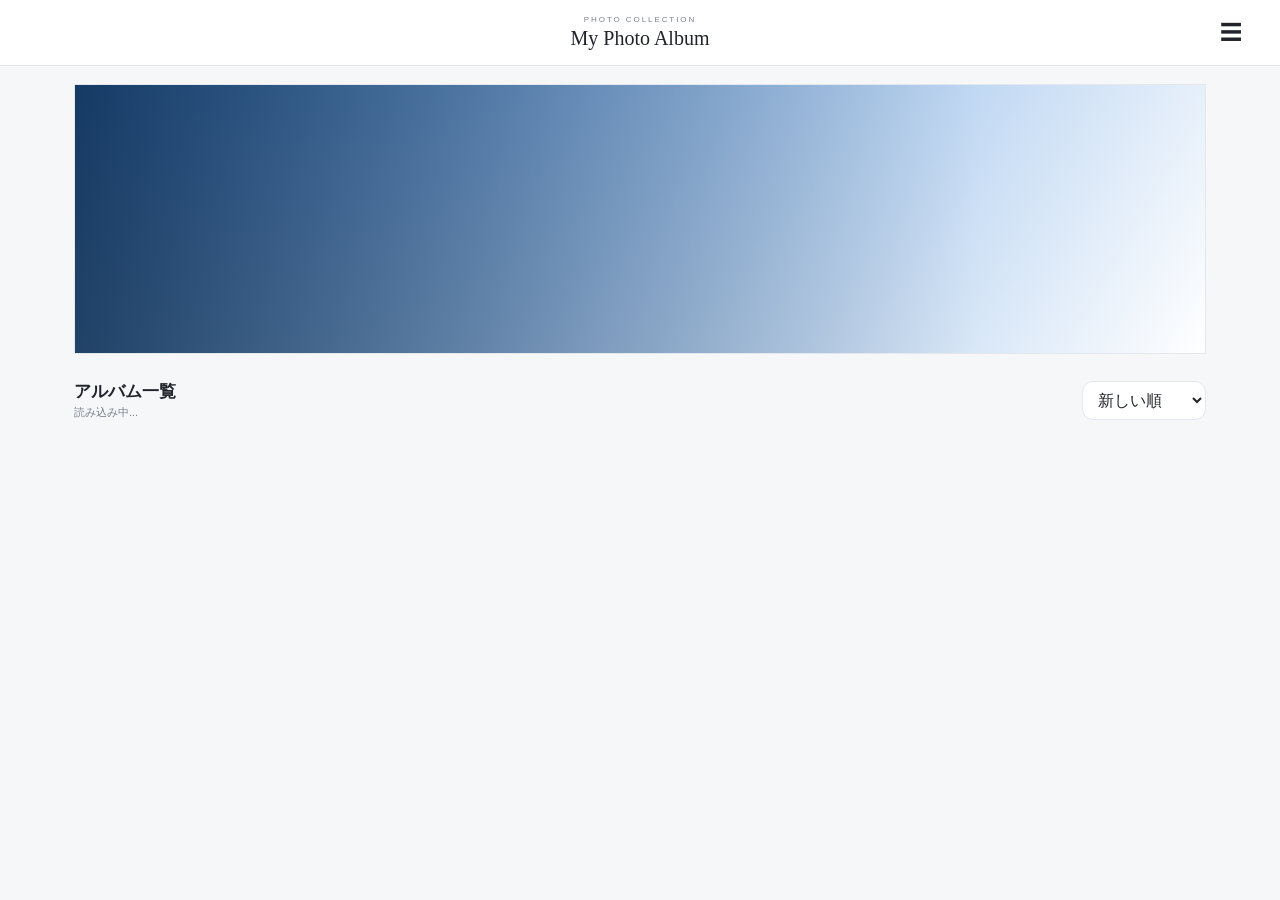
<file: album/index.html>
<!doctype html>
<html lang="ja">
<head>
<meta charset="utf-8">
<meta name="viewport" content="width=device-width,initial-scale=1,viewport-fit=cover">
<meta name="theme-color" content="#ffffff">
<meta name="robots" content="noindex,nofollow,noarchive">
<meta name="referrer" content="no-referrer">
<title>PHOTO ALBUM</title>
<style>
:root{--bg:#f6f7f9;--card:#ffffff;--line:#e4e7ec;--txt:#20242a;--mut:#7b828d;--accent:#2e7dd7;--header:#ffffff;--shadow:0 8px 24px #00000012}
*{box-sizing:border-box}
html{background:var(--bg)}
body{margin:0;min-height:100vh;background:var(--bg);color:var(--txt);font-family:Inter,-apple-system,BlinkMacSystemFont,"Segoe UI","Hiragino Kaku Gothic ProN","Yu Gothic",sans-serif}
button,select{font:inherit}.hidden{display:none!important}
.head{position:sticky;top:0;z-index:30;display:grid;grid-template-columns:46px 1fr 46px;align-items:center;min-height:66px;padding:max(6px,env(safe-area-inset-top)) 12px 6px;background:color-mix(in srgb,var(--header) 94%,transparent);backdrop-filter:blur(16px);border-bottom:1px solid var(--line)}
.brand{grid-column:2;text-align:center;min-width:0;padding:0 4px}.brand small{display:block;color:var(--mut);font-size:8px;letter-spacing:.24em}.brand h1{margin:3px 0 0;font-family:Georgia,"Times New Roman",serif;font-size:20px;font-weight:500;line-height:1.15;white-space:normal;overflow:visible;text-overflow:clip;word-break:keep-all}
.ib{width:42px;height:42px;border:0;background:transparent;color:var(--txt);display:grid;place-items:center;text-decoration:none;font-size:22px;cursor:pointer;border-radius:12px}.head>#back{grid-column:1}.head>a.ib{grid-column:3;justify-self:end}#back.hidden{display:grid!important;visibility:hidden;pointer-events:none}
.wrap{width:min(1180px,100%);margin:auto;padding:0 14px 72px}
.desktopHero{display:none}
.mobileIntro{padding:24px 6px 18px}.mobileIntro .lead{margin:0 0 6px;font-size:14px;font-weight:700}.mobileIntro .intro{margin:0;color:var(--mut);font-size:12px;line-height:1.7;white-space:pre-line}
.bar{display:flex;align-items:center;justify-content:space-between;gap:12px;padding:4px 0 14px}.barTitle{font-size:17px;font-weight:800}.barMeta{color:var(--mut);font-size:11px;margin-top:2px}.sel{border:1px solid var(--line);background:var(--card);color:var(--txt);border-radius:11px;padding:9px 11px}
.albums{display:grid;grid-template-columns:1fr;gap:16px}
.album{overflow:hidden;border:1px solid var(--line);border-radius:14px;background:var(--card);box-shadow:var(--shadow);cursor:pointer}
.cover{aspect-ratio:16/9;background:#ddd;overflow:hidden}.cover img{width:100%;height:100%;object-fit:cover;display:block}
.meta{display:grid;grid-template-columns:1fr 32px;gap:10px;align-items:center;padding:12px 13px 13px}.meta h2{margin:0;font-size:16px}.meta p{margin:4px 0 0;color:var(--mut);font-size:11px}.metaBottom{display:flex;gap:8px;align-items:center;flex-wrap:wrap}.count{color:var(--mut);font-size:10px}.openHint{font-size:10px;color:var(--accent);font-weight:800}.chev{display:grid;place-items:center;font-size:22px;color:var(--mut)}
.empty{padding:50px 20px;border:1px dashed var(--line);border-radius:16px;text-align:center;color:var(--mut);background:var(--card)}
.detailTop{display:grid;grid-template-columns:42px 1fr auto;gap:8px;align-items:start;padding:18px 0 14px}.detailBack{width:40px;height:40px;border:0;background:transparent;color:var(--txt);font-size:25px;cursor:pointer}.detailTitle h2{margin:0;font-size:23px}.detailTitle p{margin:7px 0 0;color:var(--mut);font-size:12px;line-height:1.65;white-space:pre-line}.detailInfo{color:var(--mut);font-size:11px;text-align:right;padding-top:4px}
.grid{display:grid;grid-template-columns:repeat(3,minmax(0,1fr));gap:3px}.tile{border:0;padding:0;aspect-ratio:1;background:#e8e8e8;overflow:hidden;cursor:zoom-in}.tile img{width:100%;height:100%;object-fit:cover;display:block}.more{text-align:center;padding:24px 0;color:var(--mut);font-size:11px}
.light{width:100vw;height:100dvh;max-width:none;max-height:none;margin:0;padding:0;border:0;background:#000}.light::backdrop{background:#000}.light figure{margin:0;width:100%;height:100%;display:grid;place-items:center;padding:66px 10px 110px}.light img{max-width:100%;max-height:100%;object-fit:contain}.x,.nav{position:fixed;z-index:3;border:0;color:#fff;background:#0009;cursor:pointer}.x{top:max(14px,env(safe-area-inset-top));right:14px;width:42px;height:42px;border-radius:50%;font-size:28px}.nav{top:50%;transform:translateY(-50%);width:46px;height:58px;border-radius:50%;font-size:38px}.prev{left:10px}.next{right:10px}.pc{position:fixed;top:max(24px,env(safe-area-inset-top));left:50%;transform:translateX(-50%);color:#fff;font-size:12px}.cap{position:fixed;left:28px;right:28px;bottom:34px;text-align:center;color:#fff;font-size:13px;line-height:1.6}
.toast{position:fixed;z-index:99;left:50%;bottom:calc(24px + env(safe-area-inset-bottom));transform:translateX(-50%);max-width:calc(100% - 28px);padding:12px 16px;border-radius:999px;background:var(--txt);color:var(--card);font-size:12px}
@media(min-width:760px){
 .head{grid-template-columns:1fr auto 1fr;padding-left:28px;padding-right:28px}.head .ib:first-child{justify-self:start}.brand{grid-column:2;justify-self:center;text-align:center}.head .ib:last-child{justify-self:end}.wrap{padding:0 24px 80px}
 .desktopHero{display:block;position:relative;height:270px;margin:18px 0 26px;border-radius:0;overflow:hidden;background:linear-gradient(120deg,var(--accent),var(--header));border:1px solid var(--line)}
 .desktopHero .heroImage{position:absolute;inset:0;background-size:cover;background-position:center}.desktopHero .shade{position:absolute;inset:0;background:linear-gradient(90deg,#0008 0,#0003 46%,transparent 80%)}.desktopHero .heroCopy{position:absolute;left:34px;top:50%;transform:translateY(-50%);max-width:520px;color:white}.desktopHero h2{font-size:30px;margin:0 0 9px}.desktopHero p{margin:0;font-size:15px;line-height:1.8;white-space:pre-line}
 .mobileIntro{display:none}.bar{padding:0 0 14px}.albums{grid-template-columns:repeat(3,minmax(0,1fr));gap:18px}.album{border-radius:10px}.meta{padding:12px}.grid{grid-template-columns:repeat(5,minmax(0,1fr));gap:5px}.detailTop{padding-top:28px}.detailTitle h2{font-size:30px}
}
</style>
</head>
<body>
<header class="head"><button id="back" class="ib hidden" aria-label="戻る">‹</button><div class="brand"><small id="eyebrow">PHOTO COLLECTION</small><h1 id="title">My Photo Album</h1></div><a class="ib" href="admin.html" aria-label="管理画面">☰</a></header>
<main class="wrap">
<section id="albumsView">
  <div id="desktopHero" class="desktopHero"><div id="heroImage" class="heroImage"></div><div class="shade"></div><div class="heroCopy"><h2 id="desktopLead"></h2><p id="desktopIntro"></p></div></div>
  <div class="mobileIntro"><p id="headerText" class="lead">大切な思い出を写真で</p><p id="introText" class="intro"></p></div>
  <div class="bar"><div><div class="barTitle">アルバム一覧</div><div id="albumCount" class="barMeta">読み込み中...</div></div><select id="sort" class="sel"><option value="newest">新しい順</option><option value="oldest">古い順</option><option value="title">タイトル順</option></select></div>
  <div id="albums" class="albums"></div>
</section>
<section id="gallery" class="hidden">
  <div class="detailTop"><button id="detailBack" class="detailBack">‹</button><div id="detailTitle" class="detailTitle"></div><div id="detailInfo" class="detailInfo"></div></div>
  <div id="photos" class="grid"></div><div id="more" class="more"></div>
</section>
</main>
<dialog id="light" class="light"><button id="close" class="x">×</button><button id="prev" class="nav prev">‹</button><figure><img id="big" alt=""></figure><button id="next" class="nav next">›</button><div id="pc" class="pc"></div><div id="cap" class="cap"></div></dialog>
<div id="toast" class="toast hidden"></div>
<script type="module">
import{createClient}from'https://esm.sh/@supabase/supabase-js@2';
const sb=createClient('https://esfgrykcvdctnvdqipbj.supabase.co','sb_publishable_Rwb3qaRXdWZoo05LrbFaDg_29tMI7uI');
const bucket='photo-album',pageSize=40,$=s=>document.querySelector(s);
const e={albumsView:$('#albumsView'),gallery:$('#gallery'),albums:$('#albums'),count:$('#albumCount'),sort:$('#sort'),back:$('#back'),detailBack:$('#detailBack'),title:$('#title'),eyebrow:$('#eyebrow'),headerText:$('#headerText'),introText:$('#introText'),desktopLead:$('#desktopLead'),desktopIntro:$('#desktopIntro'),heroImage:$('#heroImage'),detailTitle:$('#detailTitle'),detailInfo:$('#detailInfo'),photos:$('#photos'),more:$('#more'),light:$('#light'),big:$('#big'),cap:$('#cap'),pc:$('#pc'),close:$('#close'),prev:$('#prev'),next:$('#next'),toast:$('#toast')};
let site=null,albums=[],album=null,photos=[],page=0,more=true,loading=false,idx=-1;
const esc=v=>String(v??'').replace(/[&<>'"]/g,c=>({'&':'&amp;','<':'&lt;','>':'&gt;',"'":'&#39;','"':'&quot;'}[c]));
const url=p=>sb.storage.from(bucket).getPublicUrl(p).data.publicUrl;
const date=v=>{if(!v)return'';const d=new Date(v+'T00:00:00');return new Intl.DateTimeFormat('ja-JP').format(d)};
function toast(m){e.toast.textContent=m;e.toast.classList.remove('hidden');clearTimeout(toast.t);toast.t=setTimeout(()=>e.toast.classList.add('hidden'),3200)}
function applySite(){if(!site)return;const t=site.theme||{},r=document.documentElement.style;r.setProperty('--bg',t.background||'#f6f7f9');r.setProperty('--card',t.surface||'#ffffff');r.setProperty('--txt',t.text||'#20242a');r.setProperty('--mut',t.muted||'#7b828d');r.setProperty('--accent',t.accent||'#2e7dd7');r.setProperty('--header',t.header||t.surface||'#ffffff');e.eyebrow.textContent=site.eyebrow_text||'PHOTO COLLECTION';e.title.textContent=site.page_title||'My Photo Album';e.headerText.textContent=site.header_text||'';e.introText.textContent=site.intro_text||'';e.desktopLead.textContent=site.header_text||site.page_title||'';e.desktopIntro.textContent=site.intro_text||'';e.headerText.classList.toggle('hidden',!site.header_text);e.introText.classList.toggle('hidden',!site.intro_text);document.title=site.page_title||'PHOTO ALBUM';document.querySelector('meta[name="theme-color"]').setAttribute('content',t.header||t.surface||'#ffffff')}
async function loadSite(){const params=new URLSearchParams(location.search),slug=params.get('site');let q=sb.from('photo_album_sites_public').select('*');q=slug?q.eq('slug',slug):q.order('created_at',{ascending:true}).limit(1);const{data,error}=await q.maybeSingle();if(error)return toast(error.message);site=data||null;if(site)applySite();await loadAlbums()}
async function loadAlbums(){let q=sb.from('photo_albums_public').select('*');if(site)q=q.eq('site_id',site.id);const{data,error}=await q;if(error)return toast(error.message);albums=(data||[]).map(a=>({...a,cover_url:a.cover_path?url(a.cover_path):''}));const first=albums.find(a=>a.cover_url);if(first)e.heroImage.style.backgroundImage='url("'+first.cover_url.replace(/"/g,'%22')+'")';renderAlbums();const aq=new URLSearchParams(location.search).get('album');if(aq)openAlbum(aq,false)}
function renderAlbums(){const s=e.sort.value,l=[...albums].sort((a,b)=>s==='title'?a.title.localeCompare(b.title,'ja'):(s==='oldest'?String(a.album_date||a.created_at).localeCompare(String(b.album_date||b.created_at)):String(b.album_date||b.created_at).localeCompare(String(a.album_date||a.created_at))));e.count.textContent=l.length+' ALBUMS';e.albums.innerHTML=l.length?l.map(a=>`<article class="album" data-id="${esc(a.id)}" tabindex="0"><div class="cover">${a.cover_url?'<img loading="lazy" src="'+esc(a.cover_url)+'" alt="">':''}</div><div class="meta"><div><h2>${esc(a.title)}</h2><div class="metaBottom"><p>${date(a.album_date)}</p><span class="count">${Number(a.photo_count||0)} photos</span><span class="openHint">写真を見る</span></div></div><div class="chev">›</div></div></article>`).join(''):'<div class="empty">公開中のアルバムはまだありません。</div>';e.albums.querySelectorAll('.album').forEach(x=>{const run=()=>openAlbum(x.dataset.id);x.onclick=run;x.onkeydown=v=>v.key==='Enter'&&run()})}
async function openAlbum(id,push=true){album=albums.find(a=>String(a.id)===String(id));if(!album)return;photos=[];page=0;more=true;e.albumsView.classList.add('hidden');e.gallery.classList.remove('hidden');e.back.classList.remove('hidden');e.title.textContent=album.title;e.detailTitle.innerHTML='<h2>'+esc(album.title)+'</h2>'+(album.description?'<p>'+esc(album.description)+'</p>':'');e.detailInfo.textContent=(date(album.album_date)?date(album.album_date)+' · ':'')+Number(album.photo_count||0)+' photos';e.photos.innerHTML='';if(push){const qp=new URLSearchParams(location.search);qp.set('album',id);history.pushState({album:id},'',location.pathname+'?'+qp.toString())}await nextPage()}
async function nextPage(){if(!album||!more||loading)return;loading=true;e.more.textContent='読み込み中...';const from=page*pageSize,to=from+pageSize-1;const{data,error}=await sb.from('photo_album_photos').select('id,image_path,thumb_path,caption,position').eq('album_id',album.id).order('position',{ascending:true}).range(from,to);if(error){loading=false;return toast(error.message)}const batch=(data||[]).map(p=>({...p,image_url:url(p.image_path),thumb_url:url(p.thumb_path)})),base=photos.length;photos.push(...batch);batch.forEach((p,i)=>e.photos.insertAdjacentHTML('beforeend','<button class="tile" data-i="'+(base+i)+'"><img loading="lazy" src="'+esc(p.thumb_url)+'" alt=""></button>'));e.photos.querySelectorAll('.tile:not([data-b])').forEach(b=>{b.dataset.b='1';b.onclick=()=>show(Number(b.dataset.i))});page++;more=batch.length===pageSize;e.more.textContent=more?'スクロールしてさらに表示':photos.length+' PHOTOS';loading=false}
function back(){album=null;photos=[];e.gallery.classList.add('hidden');e.albumsView.classList.remove('hidden');e.back.classList.add('hidden');e.title.textContent=site?.page_title||'My Photo Album';const qp=new URLSearchParams(location.search);qp.delete('album');history.pushState({},'',location.pathname+(qp.toString()?'?'+qp.toString():''))}
function show(i){idx=i;paint();if(!e.light.open)e.light.showModal()}function paint(){const p=photos[idx];if(!p)return;e.big.src=p.image_url;e.cap.textContent=p.caption||'';e.pc.textContent=(idx+1)+' / '+photos.length;e.prev.disabled=idx<=0;e.next.disabled=idx>=photos.length-1&&!more}async function goNext(){if(idx<photos.length-1){idx++;paint()}else if(more){await nextPage();if(idx<photos.length-1){idx++;paint()}}}function goPrev(){if(idx>0){idx--;paint()}}
e.sort.onchange=renderAlbums;e.back.onclick=back;e.detailBack.onclick=back;e.close.onclick=()=>e.light.close();e.next.onclick=goNext;e.prev.onclick=goPrev;new IntersectionObserver(v=>v[0]?.isIntersecting&&nextPage(),{rootMargin:'600px'}).observe(e.more);let tx=0;e.light.ontouchstart=v=>tx=v.changedTouches[0].clientX;e.light.ontouchend=v=>{const d=v.changedTouches[0].clientX-tx;if(Math.abs(d)>45)(d<0?goNext():goPrev())};addEventListener('popstate',()=>{const q=new URLSearchParams(location.search).get('album');q?openAlbum(q,false):(e.gallery.classList.contains('hidden')||back())});loadSite();
</script>
</body>
</html>
</file>
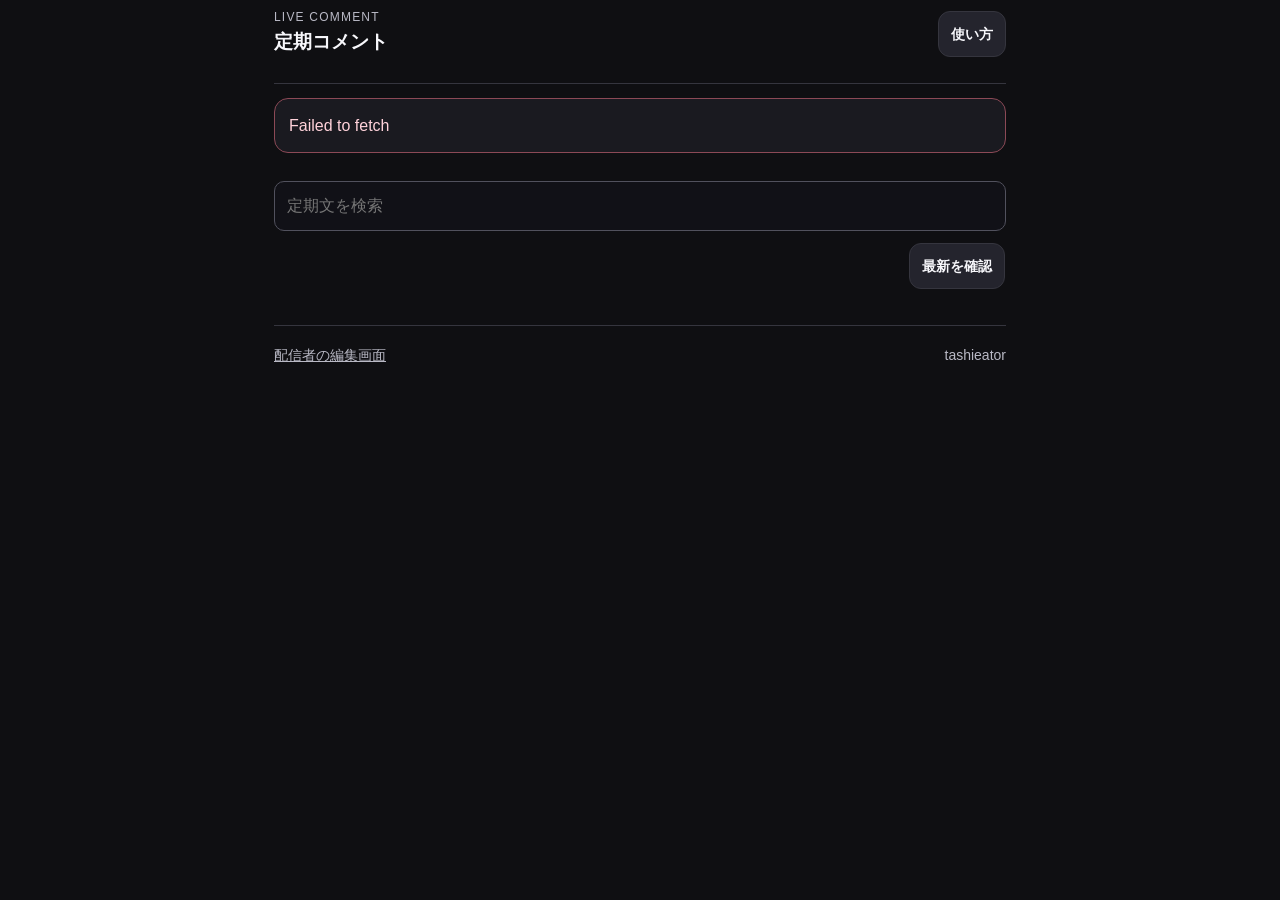
<file: comments/index.html>
<!doctype html><html lang="ja"><head><meta charset="utf-8"><meta name="viewport" content="width=device-width,initial-scale=1,viewport-fit=cover"><meta name="theme-color" content="#0f0f12"><title>定期コメント</title><link rel="stylesheet" href="./style.css?v=20261004.1"></head><body><main class="app">
<header class="topbar"><div class="title-row"><div><p class="eyebrow">LIVE COMMENT</p><h1 id="pageTitle">定期コメント</h1></div><button class="btn small" id="helpBtn">使い方</button></div><nav class="nav" id="categories" aria-label="コメントのカテゴリ"></nav></header>
<div id="pageMessage" role="status"></div><label for="search" class="sr-only">定期文を検索</label><input id="search" class="search" type="search" placeholder="定期文を検索" autocomplete="off"><div class="meta-row"><span id="resultCount" class="muted" aria-live="polite"></span><button id="refreshBtn" class="btn small">最新を確認</button></div>
<div id="updateNotice" class="message" hidden>定期文が更新されています。<button id="applyUpdate" class="btn small">新しい内容を表示</button></div><section id="cards" class="cards" aria-label="定期文"><p class="empty">読み込み中…</p></section><footer class="footer"><a href="https://tiktoklive-item-manager.vercel.app/comments/admin/">配信者の編集画面</a><span>tashieator</span></footer></main>
<dialog id="helpDialog"><div class="dialog-body"><div class="dialog-head"><h2>定期文の使い方</h2><button class="btn square" data-close aria-label="閉じる">×</button></div><ol><li>使いたいカテゴリを選びます。</li><li>文の「コピー」を押し、TikTokのコメント欄に貼り付けます。</li><li>よく使う文は☆でお気に入りに追加できます。</li></ol><h3>キーボードアプリの辞書に追加</h3><p>キラコメや挨拶など、変わらない文は辞書・定型文へ登録すると配信中にすぐ呼び出せます。「きら1」「らす1」などのよみがおすすめです。</p><p><a href="https://simeji.me/blog/details/16040" target="_blank" rel="noopener noreferrer">Simeji「マイ定型文」の説明</a> ／ <a href="https://support.apple.com/ja-jp/guide/iphone/iph6d01d862/ios" target="_blank" rel="noopener noreferrer">iPhone「ユーザ辞書」の説明</a></p><p class="hint">操作はアプリやバージョンで異なります。登録した文はページの更新に合わせて自動更新されません。今日の目標など変わる文は、その都度コピーしてください。</p><p class="hint">文字数は141文字を目安に表示しています。絵文字を含む実際の入力可否はTikTok側でも確認してください。お気に入りはこの端末・ブラウザに保存します。</p></div></dialog>
<dialog id="manualDialog"><div class="dialog-body"><div class="dialog-head"><h2>長押しでコピー</h2><button class="btn square" data-close aria-label="閉じる">×</button></div><p>このブラウザでは自動コピーできませんでした。下の文章を長押しし、「すべて選択」→「コピー」を選んでください。</p><label for="manualText">コピーする文章</label><textarea id="manualText" readonly></textarea></div></dialog><div id="toast" class="toast" role="status" aria-live="polite" hidden></div><script type="module" src="./viewer.mjs?v=20260923.1"></script></body></html>
</file>
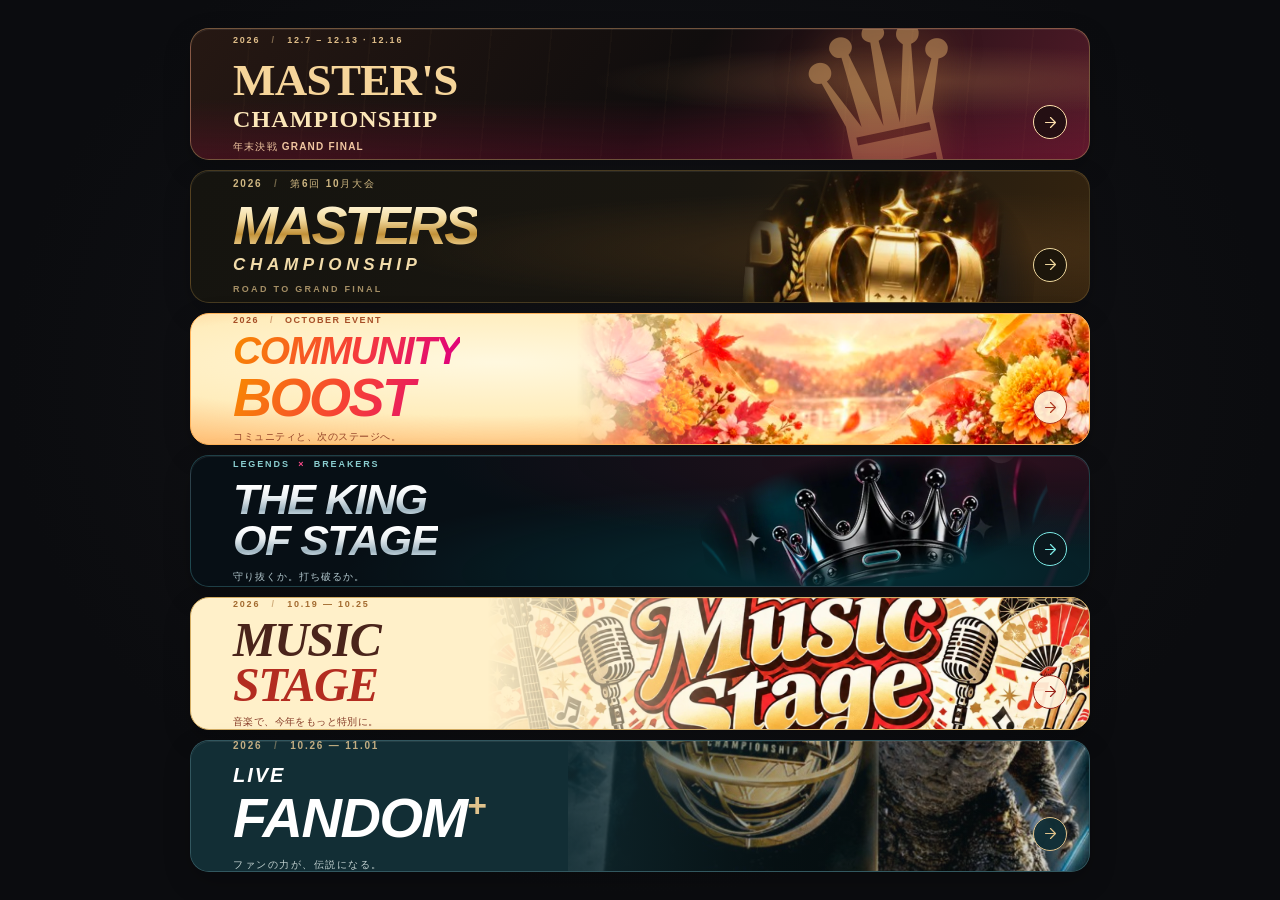
<file: events/index.html>
<!doctype html>
<html lang="ja">
<head>
  <meta charset="utf-8">
  <meta name="viewport" content="width=device-width, initial-scale=1, viewport-fit=cover">
  <meta name="theme-color" content="#0b0c0f">
  <title>イベント一覧｜KazzCompany</title>
  <meta name="description" content="MASTERS年末決戦、MASTERS10月大会、COMMUNITY BOOST、THE KING OF STAGE、MUSIC STAGE、LIVE FANDOM+。バナーを選んで、各イベントの詳細ページへ。">
  <link rel="canonical" href="https://tashi-kusanose.github.io/Tiktok_battleItem/events/">
  <meta property="og:type" content="website">
  <meta property="og:locale" content="ja_JP">
  <meta property="og:title" content="イベント一覧｜KazzCompany">
  <meta property="og:description" content="6つのイベントガイドを、ひとつのページから。">
  <meta property="og:url" content="https://tashi-kusanose.github.io/Tiktok_battleItem/events/">
  <link rel="icon" href="favicon.svg" type="image/svg+xml">
  <link rel="stylesheet" href="styles.css?v=20261107">
  <script type="module" src="catalog.mjs?v=20261107"></script>
</head>
<body>
  <main aria-label="イベントを選ぶ">
    <h1 class="sr-only">KazzCompany イベント一覧</h1>

    <a class="banner yearend" data-event="masters-yearend-2026" data-static="true" href="masters-yearend-2026/" aria-label="MASTERS CHAMPIONSHIP 2026年末決戦のイベントページを開く">
      <div class="yearend-mark" aria-hidden="true">♛</div>
      <div class="banner-copy">
        <p class="eyebrow">2026 <span class="separator">/</span> 12.7 – 12.13 · 12.16</p>
        <h2 class="yearend-title"><span>MASTER'S</span><strong>CHAMPIONSHIP</strong></h2>
        <p class="caption">年末決戦 GRAND FINAL</p>
      </div>
      <span class="open-arrow" aria-hidden="true"><svg viewBox="0 0 24 24" fill="none" focusable="false"><path d="M5 12h13M12 5l7 7-7 7"/></svg></span>
    </a>

    <a class="banner masters" data-event="masters-october-2026" href="masters/" aria-label="MASTERS CHAMPIONSHIP 第6回10月大会のイベントページを開く">
      <div class="banner-art masters-art" aria-hidden="true">
        <svg viewBox="375 1138 282 311" preserveAspectRatio="xMidYMid meet" focusable="false">
          <image href="assets/masters.png" width="723" height="1536"/>
        </svg>
      </div>
      <div class="banner-copy">
        <p class="eyebrow">2026 <span class="separator">/</span> 第6回 10月大会</p>
        <h2 class="masters-title"><span>MASTERS</span><small>CHAMPIONSHIP</small></h2>
        <p class="caption">ROAD TO GRAND FINAL</p>
      </div>
      <span class="open-arrow" aria-hidden="true"><svg viewBox="0 0 24 24" fill="none" focusable="false"><path d="M5 12h13M12 5l7 7-7 7"/></svg></span>
    </a>

    <a class="banner community" data-event="community-boost-2026" href="community-boost/" aria-label="COMMUNITY BOOST 10月イベントのページを開く">
      <div class="banner-art community-art" aria-hidden="true">
        <svg viewBox="0 397 541 141" preserveAspectRatio="xMidYMid slice" focusable="false">
          <image href="assets/community.png" width="541" height="1536"/>
        </svg>
      </div>
      <div class="banner-copy">
        <p class="eyebrow">2026 <span class="separator">/</span> OCTOBER EVENT</p>
        <h2 class="community-title"><span>COMMUNITY</span><strong>BOOST</strong></h2>
        <p class="caption">コミュニティと、次のステージへ。</p>
      </div>
      <span class="open-arrow" aria-hidden="true"><svg viewBox="0 0 24 24" fill="none" focusable="false"><path d="M5 12h13M12 5l7 7-7 7"/></svg></span>
    </a>

    <a class="banner king" data-event="king-of-stage-2026" href="king-of-stage/" aria-label="THE KING OF STAGEのイベントページを開く">
      <div class="banner-art king-art" aria-hidden="true">
        <svg viewBox="327 276 747 433" preserveAspectRatio="xMidYMid meet" focusable="false">
          <image href="assets/king.png" width="1400" height="1536"/>
        </svg>
      </div>
      <div class="banner-copy">
        <p class="eyebrow">LEGENDS <span class="cross">×</span> BREAKERS</p>
        <h2 class="king-title"><span>THE KING</span><span>OF STAGE</span></h2>
        <p class="caption">守り抜くか。打ち破るか。</p>
      </div>
      <span class="open-arrow" aria-hidden="true"><svg viewBox="0 0 24 24" fill="none" focusable="false"><path d="M5 12h13M12 5l7 7-7 7"/></svg></span>
    </a>
    <a class="banner music" data-event="music-stage-2026" href="music-stage/" aria-label="MUSIC STAGE ミュージックステージのイベントページを開く">
      <img class="banner-art music-art" src="music-stage/assets/hero.jpg" width="1536" height="1024" alt="" aria-hidden="true">
      <div class="banner-copy">
        <p class="eyebrow">2026 <span class="separator">/</span> 10.19 — 10.25</p>
        <h2 class="music-title"><span>MUSIC</span><span>STAGE</span></h2>
        <p class="caption">音楽で、今年をもっと特別に。</p>
      </div>
      <span class="open-arrow" aria-hidden="true"><svg viewBox="0 0 24 24" fill="none" focusable="false"><path d="M5 12h13M12 5l7 7-7 7"/></svg></span>
    </a>
    <a class="banner fandom" data-event="fandom-october-2026" href="fandom/" aria-label="LIVE FANDOM+ ファンダム ゴジラコラボのイベントページを開く">
      <div class="banner-art fandom-art" aria-hidden="true"><svg viewBox="180 290 543 510" preserveAspectRatio="xMidYMid slice" focusable="false"><image href="fandom/assets/hero.png" width="723" height="1536"/></svg></div>
      <div class="banner-copy"><p class="eyebrow">2026 <span class="separator">/</span> 10.26 — 11.01</p><h2 class="fandom-title"><small>LIVE</small><span>FANDOM<sup>+</sup></span></h2><p class="caption">ファンの力が、伝説になる。</p></div>
      <span class="open-arrow" aria-hidden="true"><svg viewBox="0 0 24 24" fill="none" focusable="false"><path d="M5 12h13M12 5l7 7-7 7"/></svg></span>
    </a>
  </main>
</body>
</html>
</file>
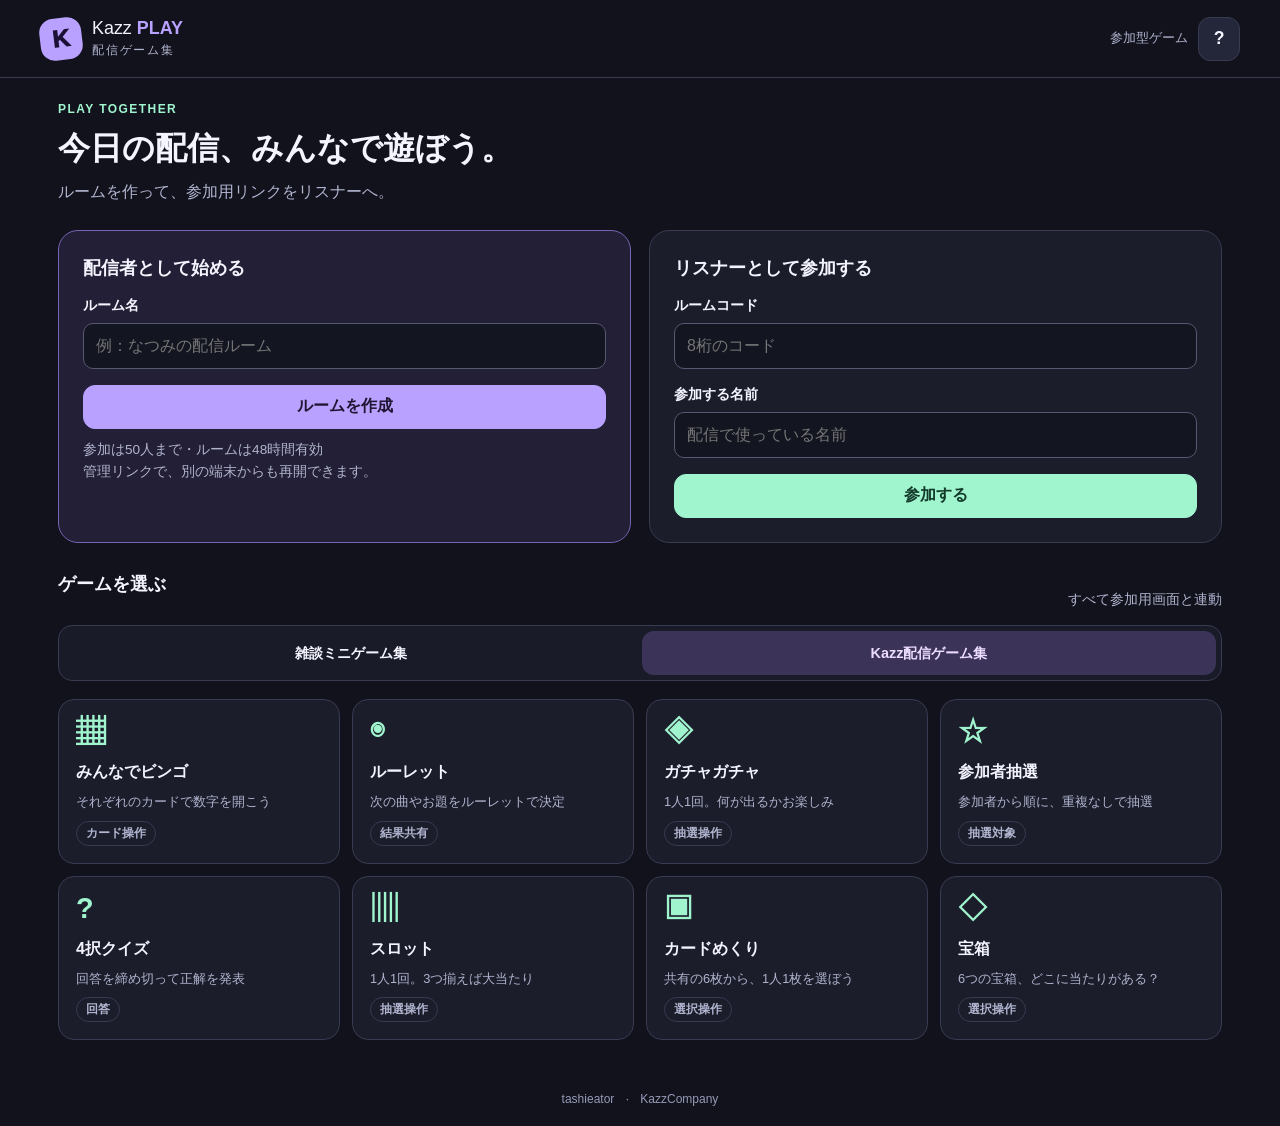
<file: games/index.html>
<!doctype html><html lang="ja"><head><meta charset="utf-8"><meta name="viewport" content="width=device-width,initial-scale=1,viewport-fit=cover"><meta name="theme-color" content="#11121c"><meta name="referrer" content="no-referrer"><meta name="description" content="配信者とリスナーが一緒に遊べる雑談ミニゲーム集とKazz配信ゲーム集。"><title>Kazz PLAY｜配信ゲーム集</title><link rel="stylesheet" href="style.css?v=4"></head>
<body><header class="topbar"><a class="brand" href="./"><span class="brandmark">K</span><span>Kazz <b>PLAY</b><small>配信ゲーム集</small></span></a><div class="topactions"><span id="connection" class="status">参加型ゲーム</span><button class="iconbtn" id="help" aria-label="使い方">?</button></div></header>
<main id="app"><section class="loading">ゲームを読み込んでいます…</section></main>
<dialog id="modal"><div id="modalcontent"></div></dialog><div id="toast" role="status" aria-live="polite"></div>
<footer>tashieator <span>·</span> KazzCompany</footer>
<script src="../comments/vendor/supabase-2.57.4.js"></script><script type="module" src="app.mjs?v=5"></script></body></html>
</file>
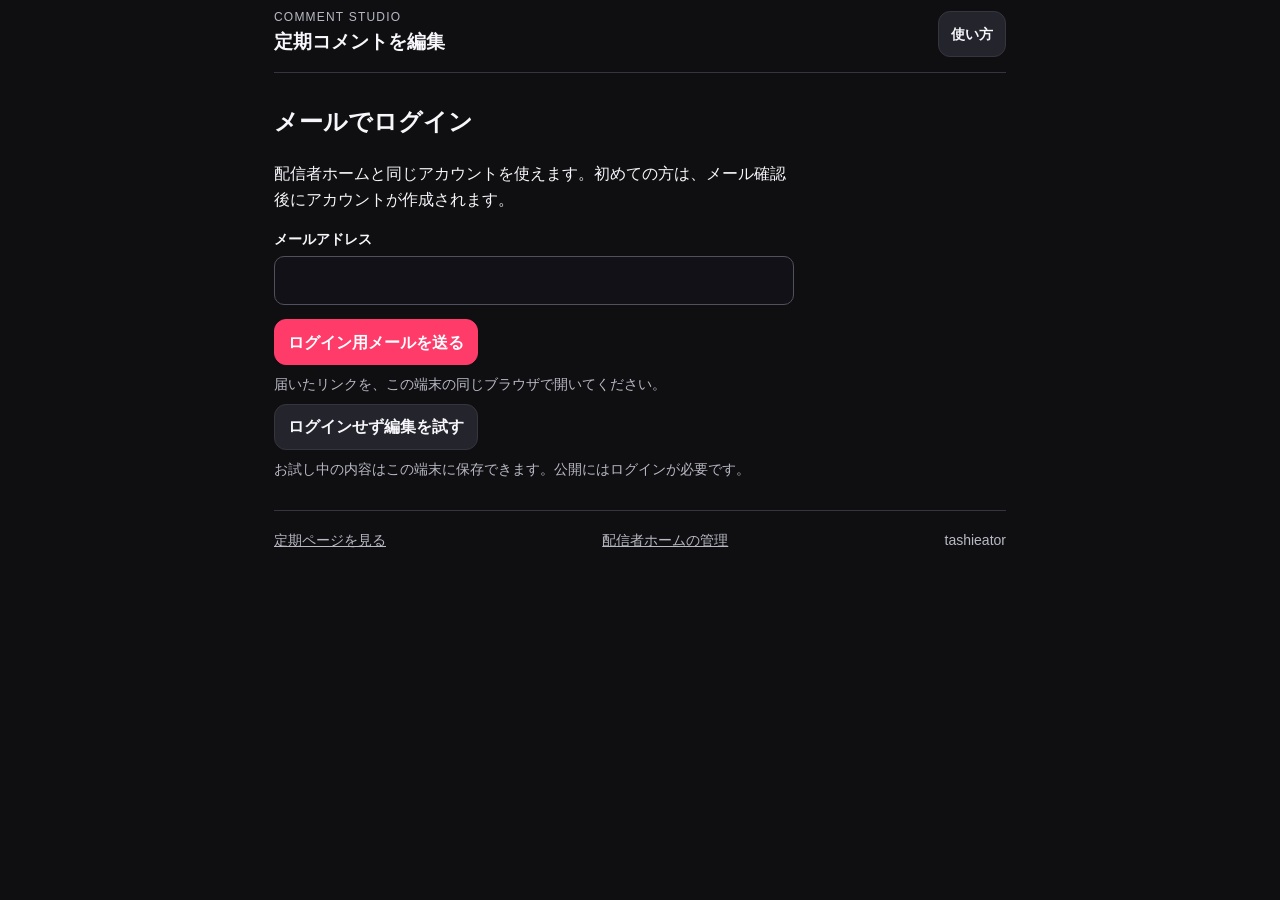
<file: comments/admin/index.html>
<!doctype html><html lang="ja"><head><meta charset="utf-8"><meta name="viewport" content="width=device-width,initial-scale=1,viewport-fit=cover"><meta name="theme-color" content="#0f0f12"><meta name="robots" content="noindex"><title>定期コメント｜編集</title><link rel="stylesheet" href="../style.css?v=20260923.1"><script src="../vendor/supabase-2.57.4.js"></script></head><body><main class="app">
<header class="topbar"><div class="title-row"><div><p class="eyebrow">COMMENT STUDIO</p><h1>定期コメントを編集</h1></div><button id="helpBtn" class="btn small">使い方</button></div><div class="row"><span id="identity" class="muted grow"></span><button id="logoutBtn" class="btn small" hidden>ログアウト</button></div></header>
<div id="status" role="status" aria-live="polite"></div>
<section id="loginView" class="auth-box" hidden><h2>メールでログイン</h2><p>配信者ホームと同じアカウントを使えます。初めての方は、メール確認後にアカウントが作成されます。</p><form id="loginForm"><div class="field"><label for="email">メールアドレス</label><input id="email" type="email" autocomplete="email" required></div><button class="btn primary" id="sendLogin">ログイン用メールを送る</button></form><p class="hint">届いたリンクを、この端末の同じブラウザで開いてください。</p><button id="demoBtn" class="btn">ログインせず編集を試す</button><p class="hint">お試し中の内容はこの端末に保存できます。公開にはログインが必要です。</p></section>
<div id="studio" hidden><div id="recoveryNotice" class="message" hidden>この端末に保存前の編集があります。<div class="row"><button id="recoverBtn" class="btn small">編集を復元</button><button id="discardRecovery" class="btn small">保存済みを使う</button></div></div><div class="meta-row"><span id="saveState" class="muted"></span><button id="dashboardBtn" class="btn small" hidden>メニューに戻る</button></div>
<div id="dashboard" class="tiles"><button class="btn tile" data-panel="basics"><b>👤 基本情報</b><span>名前・推しマ・見た目</span></button><button class="btn tile" data-panel="goals"><b>🎯 今日の目標</b><span>ギフト数・目標人数</span></button><button class="btn tile" data-panel="messages"><b>📝 定期文一覧</b><span>追加・編集・並べ替え</span></button><button class="btn tile" id="manualQuickBtn" type="button"><b>✍️ 手動で追加</b><span>作った定期を自由入力・貼り付け</span></button><button class="btn tile" data-panel="sparkles"><b>🎤 歌キラコメ</b><span>飾りと推しマで作成</span></button><button class="btn tile" data-panel="categories"><b>🗂 カテゴリ</b><span>名前・表示・順番</span></button><button class="btn tile" data-panel="sharing"><b>🔗 共有・保存</b><span>専用URL・バックアップ</span></button></div>
<section id="panel" hidden></section><div class="savebar"><button id="saveBtn" class="btn">下書き保存</button><button id="previewBtn" class="btn">確認</button><button id="publishBtn" class="btn primary">公開する</button></div></div>
<footer class="footer"><a href="../">定期ページを見る</a><a href="/home/admin/">配信者ホームの管理</a><span>tashieator</span></footer></main>
<dialog id="editDialog"><form id="editForm" class="dialog-body"><div class="dialog-head"><h2>定期文の編集</h2><button class="btn square" type="button" data-close aria-label="閉じる">×</button></div><div class="field"><label for="editTitle">タイトル</label><input id="editTitle" maxlength="80" required></div><div class="field"><label for="editCategory">カテゴリ</label><select id="editCategory"></select></div><div class="field"><label for="editText">本文</label><textarea id="editText" maxlength="1500" required></textarea><div id="tokens" class="tokenbar"></div><p class="hint">ボタンから入れた名前・目標は、基本情報や今日の目標と連動します。</p></div><label class="check"><input id="editVisible" type="checkbox">公開する文に含める</label><label class="check"><input id="editPinned" type="checkbox">カテゴリの先頭に固定</label><p id="editLength" class="hint"></p><div id="editPreview" class="preview-text"></div><div class="dialog-actions"><button class="btn" type="button" data-close>キャンセル</button><button class="btn primary">変更を反映</button></div></form></dialog>
<dialog id="previewDialog"><div class="dialog-body"><div class="dialog-head"><h2 id="previewTitle">公開前の確認</h2><button class="btn square" data-close aria-label="閉じる">×</button></div><div id="issues"></div><div id="previewCards" class="cards"></div><div class="dialog-actions"><button class="btn" data-close>編集に戻る</button><button id="confirmPublish" class="btn primary">この内容を公開</button></div></div></dialog>
<dialog id="confirmDialog"><div class="dialog-body"><h2 id="confirmTitle"></h2><p id="confirmText"></p><div class="dialog-actions"><button class="btn" id="confirmNo">キャンセル</button><button class="btn danger" id="confirmYes">実行する</button></div></div></dialog>
<dialog id="helpDialog"><div class="dialog-body"><div class="dialog-head"><h2>編集の流れ</h2><button class="btn square" data-close aria-label="閉じる">×</button></div><ol><li>基本情報で名前と推しマを登録します。</li><li>今日の目標を入力し、定期文から必要な文を選びます。</li><li>自分で作った定期は「✍️ 手動で追加」からタイトル・カテゴリ・本文を直接入力できます。</li><li>「下書き保存」で自分用に保存。「確認」で公開文を確認します。</li><li>「公開する」でリスナー用ページに反映し、共有・保存からURLをコピーします。</li></ol><p>編集途中の内容はリスナーには表示されません。非表示の文は下書きに残ります。別端末で編集した場合、古い内容で上書きする前に案内します。</p><p>未入力の値が残る文は、入力するか非表示にしてください。文字数は141文字を目安にチェックします。</p><p>キーボードアプリの辞書に追加した文は自動更新されません。目標や日時など変わる文は、最新のページからコピーしてください。</p></div></dialog><input type="file" id="importFile" accept="application/json,.json" hidden><div id="toast" class="toast" role="status" aria-live="polite" hidden></div><script type="module" src="./admin.mjs?v=20260923.1"></script></body></html>
</file>
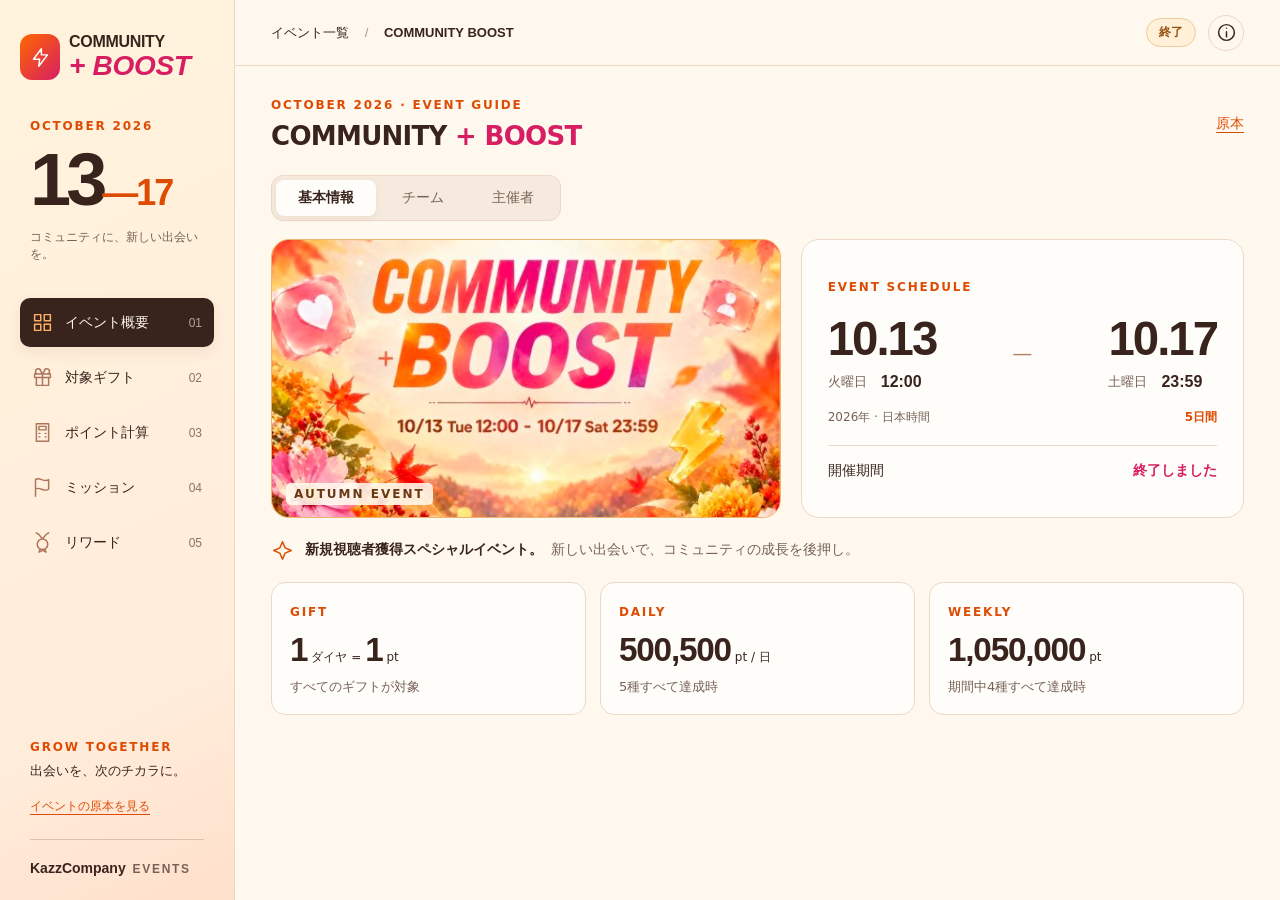
<file: events/community-boost/index.html>
<!doctype html>
<html lang="ja">
<head>
<meta charset="UTF-8"><meta name="viewport" content="width=device-width, initial-scale=1"><meta name="theme-color" content="#fff8ee">
<title>COMMUNITY BOOST｜10月イベントガイド</title>
<meta name="description" content="TikTok LIVE COMMUNITY BOOST、10月13日〜17日。対象ギフト、デイリー・ウィークリーミッション、必要コインと獲得ポイントを確認できるイベントガイド。">
<link rel="icon" type="image/svg+xml" href="data:image/svg+xml,%3Csvg xmlns='http://www.w3.org/2000/svg' viewBox='0 0 32 32'%3E%3Crect width='32' height='32' rx='9' fill='%23ff6500'/%3E%3Cpath d='M18 4L8 18h7l-1 10 11-15h-8z' fill='%23fff8ee'/%3E%3C/svg%3E">
<link rel="stylesheet" href="styles.css"><script src="app.js" defer></script>
<link rel="canonical" href="https://tashi-kusanose.github.io/Tiktok_battleItem/events/community-boost/">
</head>
<body>
<a class="skip" href="#main">本文へ</a>
<div class="app-shell">
<aside class="sidebar">
<a href="#overview" class="brand"><span class="brand-icon" data-icon="boost"></span><span>COMMUNITY<em>+ BOOST</em></span></a>
<div class="edition"><span class="eyebrow">OCTOBER 2026</span><strong>13<span>—17</span></strong><p>コミュニティに、新しい出会いを。</p></div>
<nav class="main-nav" aria-label="イベント情報">
<button data-view="overview" aria-current="page"><span data-icon="grid"></span><span>イベント概要</span><small>01</small></button>
<button data-view="gifts"><span data-icon="gift"></span><span>対象ギフト</span><small>02</small></button>
<button data-view="points"><span data-icon="calculator"></span><span>ポイント計算</span><small>03</small></button>
<button data-view="missions"><span data-icon="flag"></span><span>ミッション</span><small>04</small></button>
<button data-view="rewards"><span data-icon="medal"></span><span>リワード</span><small>05</small></button>
</nav>
<div class="sidebar-foot"><span class="eyebrow">GROW TOGETHER</span><p>出会いを、次のチカラに。</p><button class="text-button" data-source="event">イベントの原本を見る</button><span class="kazz">KazzCompany <small>EVENTS</small></span></div>
</aside>
<div class="workspace">
<header class="topbar"><span class="breadcrumb"><a href="../" aria-label="イベント一覧へ戻る">イベント一覧</a> <i>/</i> <b>COMMUNITY BOOST</b></span><div class="header-actions"><span class="event-state" id="event-state">開催前</span><button class="icon-button" data-info="about" aria-label="このガイドについて"><span data-icon="info"></span></button></div></header>
<main id="main" tabindex="-1">
<section id="overview" class="view" aria-labelledby="overview-title">
<div class="section-heading"><div><span class="eyebrow">OCTOBER 2026 · EVENT GUIDE</span><h1 id="overview-title">COMMUNITY <span>+ BOOST</span></h1></div><button class="text-button" data-source="event">原本</button></div>
<div class="tabs" role="tablist" aria-label="イベント概要" data-tabgroup="overview"><button role="tab" id="tab-overview-basic" data-tab="basic" aria-selected="true" aria-controls="overview-basic">基本情報</button><button role="tab" id="tab-overview-teams" data-tab="teams" aria-selected="false" aria-controls="overview-teams" tabindex="-1">チーム</button><button role="tab" id="tab-overview-message" data-tab="message" aria-selected="false" aria-controls="overview-message" tabindex="-1">主催者</button></div>
<div id="overview-basic" class="screen-panel" role="tabpanel" aria-labelledby="tab-overview-basic">
<div class="overview-top"><article class="hero-card" aria-label="COMMUNITY BOOST イベントビジュアル"><svg viewBox="0 120 541 420" preserveAspectRatio="xMidYMid slice" role="img" aria-label="秋の花と紅葉に囲まれた COMMUNITY BOOST"><image href="assets/event.png" width="541" height="1536"/></svg><span class="hero-badge">AUTUMN EVENT</span></article>
<article class="date-card"><span class="eyebrow">EVENT SCHEDULE</span><div class="date-display"><div><b>10.13</b><span>火曜日 <strong>12:00</strong></span></div><span class="date-dash">—</span><div><b>10.17</b><span>土曜日 <strong>23:59</strong></span></div></div><div class="date-foot"><span>2026年 · 日本時間</span><b>5日間</b></div><div class="countdown"><span id="countdown-label">開幕まで</span><strong id="countdown">—</strong></div></article></div>
<div class="intro-line"><span data-icon="sparkle"></span><p><b>新規視聴者獲得スペシャルイベント。</b><span>新しい出会いで、コミュニティの成長を後押し。</span></p></div>
<div class="quick-grid"><button class="quick-card" data-go="points"><span class="eyebrow">GIFT</span><strong>1<span>ダイヤ =</span>1<small>pt</small></strong><p>すべてのギフトが対象</p></button><button class="quick-card" data-go="missions" data-mission-group="daily"><span class="eyebrow">DAILY</span><strong>500,500<small>pt / 日</small></strong><p>5種すべて達成時</p></button><button class="quick-card" data-go="missions" data-mission-group="weekly"><span class="eyebrow">WEEKLY</span><strong>1,050,000<small>pt</small></strong><p>期間中4種すべて達成時</p></button></div>
</div>
<div id="overview-teams" class="screen-panel" role="tabpanel" aria-labelledby="tab-overview-teams" hidden><article class="panel teams-panel"><span class="eyebrow">4 TEAMS</span><h2>4つのチームで、コミュニティをBOOST。</h2><p>過去30日間の活動実績をもとに、運営がチームを編成します。</p><div class="team-grid"><div><span>01</span><b>すいれん</b></div><div><span>02</span><b>ひまわり</b></div><div><span>03</span><b>あじさい</b></div><div><span>04</span><b>あさがお</b></div></div><button class="text-button" data-source="rules">チーム分けの原本を見る</button></article></div>
<div id="overview-message" class="screen-panel" role="tabpanel" aria-labelledby="tab-overview-message" hidden><article class="panel host-card"><div class="host-art"><svg viewBox="187 937 167 158" role="img" aria-label="主催者 ゆきか"><image href="assets/event.png" width="541" height="1536"/></svg></div><span class="eyebrow">HOST MESSAGE</span><h2>💠ゆきか</h2><span class="pill">主催者 / TOPクリエイター</span><blockquote>今の自分の枠の可視化に使っても、次のステップに使っても、<br class="desktop-only">このイベントに本気で挑んでも大丈夫！<br>みんなにとって実りのあるイベントになりますように！</blockquote></article></div>
</section>
<section id="gifts" class="view" aria-labelledby="gifts-title" hidden><div class="section-heading"><div><span class="eyebrow">MISSION GIFTS</span><h1 id="gifts-title">ミッション対象ギフト</h1></div><button class="text-button" data-source="gifts">原本</button></div><div class="explorer gift-explorer"><div class="item-picker" id="gift-picker" role="tablist" aria-label="ギフトを選ぶ"></div><div id="gift-detail" class="gift-detail" role="tabpanel"></div></div><p class="bottom-note">ランキングはすべてのギフトが対象。この3種はミッションの指定ギフトです。</p></section>
<section id="points" class="view" aria-labelledby="points-title" hidden><div class="section-heading"><div><span class="eyebrow">POINTS & CALCULATOR</span><h1 id="points-title">ポイント計算</h1></div><button class="text-button" data-source="rules">原本</button></div><div class="tabs" role="tablist" data-tabgroup="points" aria-label="ポイントの表示項目"><button role="tab" id="tab-points-rules" data-tab="rules" aria-selected="true" aria-controls="points-rules">計算ルール</button><button role="tab" id="tab-points-cap" data-tab="cap" aria-selected="false" aria-controls="points-cap" tabindex="-1">集計上限</button><button role="tab" id="tab-points-calc" data-tab="calc" aria-selected="false" aria-controls="points-calc" tabindex="-1">ポイント試算</button></div>
<div id="points-rules" class="screen-panel" role="tabpanel" aria-labelledby="tab-points-rules"><div class="point-stat-grid"><article class="stat-block"><span>すべてのギフト</span><strong>1<small>pt / ダイヤ</small></strong><p>通常のイベントポイント</p></article><article class="stat-block pink"><span>ミッション達成</span><strong>+<small>ボーナスポイント</small></strong><p>デイリー・ウィークリー分を加算</p></article></div><article class="panel formula-panel"><span class="eyebrow">TOTAL RANKING POINTS</span><h2>ランキングの合計ポイント</h2><div class="formula"><b>対象ダイヤ数 × 1</b><span>＋</span><b>達成したミッションの報酬</b></div><p>いいねはウィークリーミッションの達成条件です。いいね自体への通常ポイント加算は、提供資料に記載されていません。</p><button class="primary-button" data-open-calculator>ポイントを試算する</button></article></div>
<div id="points-cap" class="screen-panel" role="tabpanel" aria-labelledby="tab-points-cap"><article class="panel cap-panel"><span class="eyebrow">DAILY GIFT LIMIT</span><h2>視聴者1人 → 配信者1人につき</h2><div class="big-number">100,000<small>ダイヤ / 日</small></div><p>この上限までがランキングポイントの対象です。</p><div class="cap-example"><div><span>同じ視聴者 → Aさんの枠</span><b>100,000ダイヤ / 日まで</b></div><div><span>同じ視聴者 → Bさんの枠</span><b>別に100,000ダイヤ / 日まで</b></div></div><p class="fine-print">配信枠全体の合計上限ではありません。試算には、この上限を各視聴者・各日ごとに適用した後のダイヤ数を入力してください。</p></article></div>
<div id="points-calc" class="screen-panel calc-panel" role="tabpanel" aria-labelledby="tab-points-calc"><div class="calculator-layout"><div class="calc-editor"><div class="calc-tabs" role="tablist" aria-label="試算の入力項目" data-tabgroup="calc"><button role="tab" id="tab-calc-base" data-tab="base" aria-controls="calc-base" aria-selected="true">通常pt</button><button role="tab" id="tab-calc-daily" data-tab="daily" aria-controls="calc-daily" aria-selected="false" tabindex="-1">デイリー</button><button role="tab" id="tab-calc-weekly" data-tab="weekly" aria-controls="calc-weekly" aria-selected="false" tabindex="-1">ウィークリー</button></div><div class="panel calc-inputs"><div id="calc-base" role="tabpanel" aria-labelledby="tab-calc-base"><span class="eyebrow">01 · BASE POINTS</span><h2>期間中の対象ダイヤ数</h2><label class="field">上限適用後の合計ダイヤ数<div class="input-wrap"><input id="diamonds" type="number" inputmode="numeric" min="0" max="1000000000" step="1" value="0"><span>ダイヤ</span></div></label><p>すべての視聴者から受け取った、集計対象のダイヤ数を合計します。</p><div class="callout">ミッション達成に使ったギフトも含めて入力。通常ポイントはここで一度だけ計算します。</div></div><div id="calc-daily" role="tabpanel" aria-labelledby="tab-calc-daily" hidden><div class="calc-panel-heading"><h2>達成した日数</h2><span>各0〜5日</span></div><div id="calc-daily-fields"></div></div><div id="calc-weekly" role="tabpanel" aria-labelledby="tab-calc-weekly" hidden><div class="calc-panel-heading"><h2>期間中に達成したもの</h2><span>各1回</span></div><div id="calc-weekly-fields"></div></div></div><div class="calc-footer"><button class="text-button" id="calc-clear">すべてクリア</button><button class="text-button" id="calc-example">入力例</button></div></div><aside class="calc-result" aria-live="polite" aria-atomic="true"><span class="eyebrow">TOTAL RANKING POINTS</span><h2>合計ポイント</h2><div class="result-total"><strong id="result-total">0</strong><span>pt</span></div><dl><div><dt>通常ポイント</dt><dd id="result-base">0 pt</dd></div><div><dt>デイリーボーナス</dt><dd id="result-daily">0 pt</dd></div><div><dt>ウィークリーボーナス</dt><dd id="result-weekly">0 pt</dd></div></dl><p id="calc-error" role="status"></p></aside></div><p class="bottom-note">デイリーとウィークリーの両方に同じギフトが使われても、通常ptは二重加算しません。</p></div>
</section>
<section id="missions" class="view" aria-labelledby="missions-title" hidden><div class="section-heading"><div><span class="eyebrow">MISSION BREAKDOWN</span><h1 id="missions-title">ミッションと獲得ポイント</h1></div><button class="text-button" data-source="missions">原本</button></div><div class="tabs" role="tablist" aria-label="ミッションの種類" data-tabgroup="missions"><button role="tab" id="tab-missions-daily" data-tab="daily" aria-controls="missions-daily" aria-selected="true">デイリー · 5種</button><button role="tab" id="tab-missions-weekly" data-tab="weekly" aria-controls="missions-weekly" aria-selected="false" tabindex="-1">ウィークリー · 4種</button></div><div class="mission-toolbar"><p id="mission-limit">各ミッション、1日最大1回</p><button class="text-button" id="mission-compare">一覧で比較</button></div><div id="missions-daily" class="screen-panel" role="tabpanel" aria-labelledby="tab-missions-daily"><div class="explorer mission-explorer"><div id="daily-picker" class="item-picker mission-picker" role="tablist" aria-label="デイリーミッションを選ぶ"></div><div id="daily-detail" class="mission-detail" role="tabpanel"></div></div></div><div id="missions-weekly" class="screen-panel" role="tabpanel" aria-labelledby="tab-missions-weekly" hidden><div class="explorer mission-explorer"><div id="weekly-picker" class="item-picker mission-picker" role="tablist" aria-label="ウィークリーミッションを選ぶ"></div><div id="weekly-detail" class="mission-detail" role="tabpanel"></div></div></div><div class="assumption"><p><b>参考計算：1コイン＝1ダイヤと仮定。</b><span>通常ptと合計は目安です。</span></p><button class="text-button" data-info="assumption">前提</button></div></section>
<section id="rewards" class="view" aria-labelledby="rewards-title" hidden><div class="section-heading"><div><span class="eyebrow">EVENT REWARDS</span><h1 id="rewards-title">リワード</h1></div><button class="text-button" data-source="event">原本</button></div><div class="tabs" role="tablist" data-tabgroup="rewards" aria-label="リワードを選ぶ"><button role="tab" id="tab-rewards-frame" data-tab="frame" aria-controls="rewards-frame" aria-selected="true">限定フレーム</button><button role="tab" id="tab-rewards-tumbler" data-tab="tumbler" aria-controls="rewards-tumbler" aria-selected="false" tabindex="-1">タンブラー</button></div><div id="rewards-frame" class="screen-panel" role="tabpanel" aria-labelledby="tab-rewards-frame"><article class="panel reward-card"><span class="eyebrow">LIMITED AVATAR FRAME</span><svg viewBox="108 1332 112 119" role="img" aria-label="秋の花を飾った限定アバターフレーム"><image href="assets/event.png" width="541" height="1536"/></svg><h2>限定アバターフレーム</h2><p>秋の花で彩られた、イベント限定デザイン。</p></article></div><div id="rewards-tumbler" class="screen-panel" role="tabpanel" aria-labelledby="tab-rewards-tumbler" hidden><article class="panel reward-card"><span class="eyebrow">STANLEY TUMBLER</span><svg viewBox="342 1336 76 119" role="img" aria-label="ピンク色のStanleyのタンブラー"><image href="assets/event.png" width="541" height="1536"/></svg><h2>Stanleyのタンブラー</h2><p>イベントリワードとして掲載されています。</p></article></div><div class="callout reward-note">獲得条件・対象順位・配布数は提供資料に記載されていません。詳細はTikTokアプリ内の公式案内をご確認ください。</div></section>
</main>
<nav class="mobile-nav" aria-label="イベント情報"><button data-view="overview" aria-current="page"><span data-icon="grid"></span><span>概要</span></button><button data-view="gifts"><span data-icon="gift"></span><span>ギフト</span></button><button data-view="points"><span data-icon="calculator"></span><span>計算</span></button><button data-view="missions"><span data-icon="flag"></span><span>ミッション</span></button><button data-view="rewards"><span data-icon="medal"></span><span>特典</span></button></nav>
</div></div>
<dialog id="detail-dialog" aria-labelledby="dialog-title"><div class="dialog-top"><h2 id="dialog-title">詳細</h2><button class="icon-button" id="close-dialog" aria-label="閉じる"><span data-icon="close"></span></button></div><div id="dialog-content"></div></dialog>
</body></html>
</file>
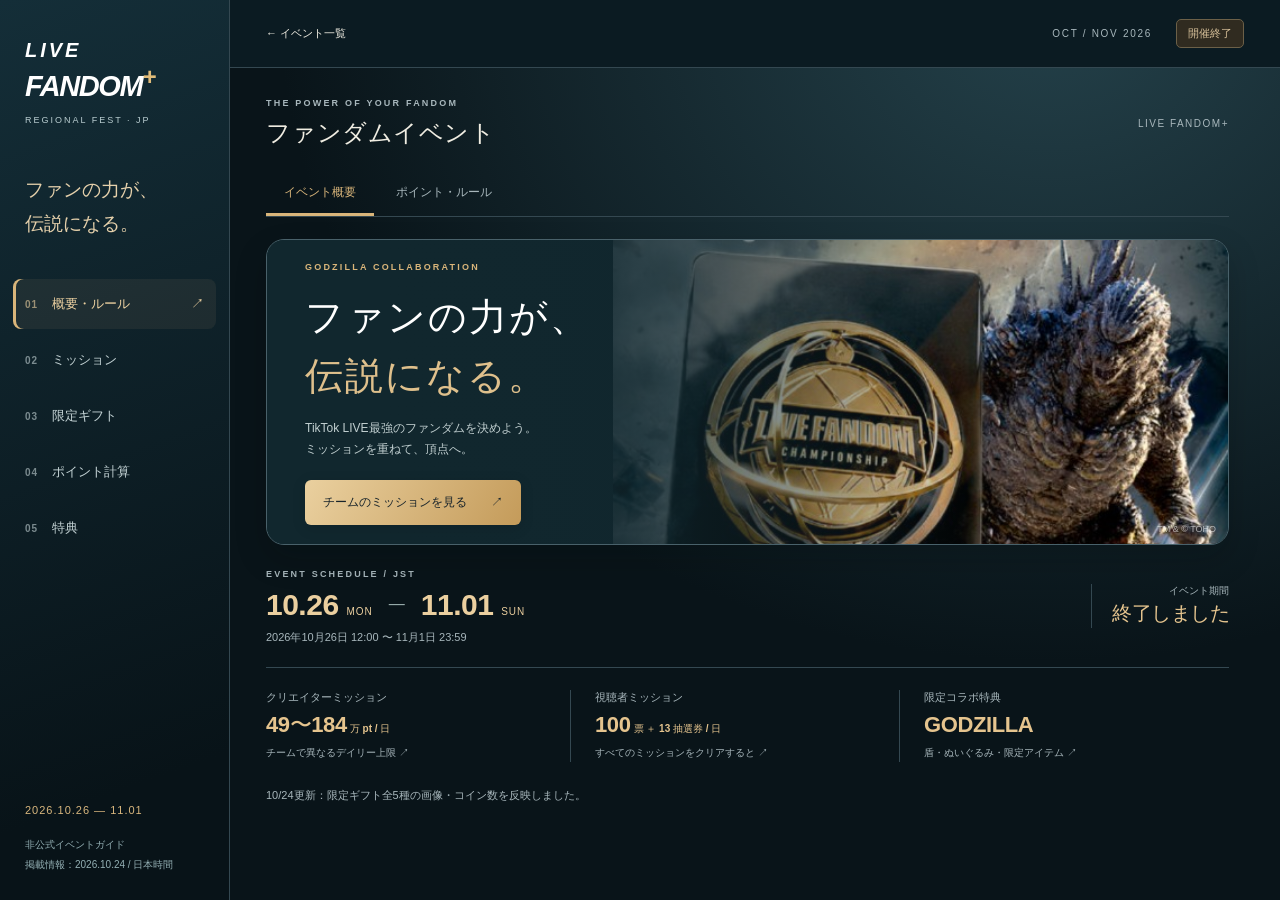
<file: events/fandom/index.html>
<!doctype html>
<html lang="ja">
<head>
<meta charset="utf-8"><meta name="viewport" content="width=device-width, initial-scale=1, viewport-fit=cover"><meta name="theme-color" content="#0b1b22">
<title>LIVE FANDOM+ 2026｜ファンダム イベントガイド</title>
<meta name="description" content="10/26〜11/1開催。LIVE FANDOM+ ゴジラコラボのポイント計算、SMALL・MEDIUM・BIG・MEGAのデイリーミッション、視聴者ミッション、限定ギフト、特典をまとめた非公式ガイド。">
<link rel="canonical" href="https://tashi-kusanose.github.io/Tiktok_battleItem/events/fandom/">
<meta property="og:title" content="LIVE FANDOM+｜ファンダム イベントガイド"><meta property="og:description" content="10/26 12:00〜11/1 23:59。チーム別ミッションと応援の方法を、ひとつに。"><meta property="og:type" content="website"><meta property="og:locale" content="ja_JP"><meta property="og:image" content="https://tashi-kusanose.github.io/Tiktok_battleItem/events/fandom/assets/hero.png">
<link rel="icon" href="../favicon.svg" type="image/svg+xml"><link rel="stylesheet" href="styles.css?v=20261024-gifts"><script type="module" src="app.js?v=20261024-gifts"></script>
</head>
<body>
<a class="skip" href="#main">本文へ</a>
<div class="app">
<aside class="sidebar">
<a class="wordmark" href="#overview"><span>LIVE</span>FANDOM<sup>+</sup><small>REGIONAL FEST · JP</small></a>
<div class="side-caption">ファンの力が、<br>伝説になる。</div>
<nav class="desktop-nav" aria-label="イベント情報">
<button data-view="overview" aria-current="page"><span>01</span>概要・ルール<i>↗</i></button>
<button data-view="missions"><span>02</span>ミッション<i>↗</i></button>
<button data-view="gifts"><span>03</span>限定ギフト<i>↗</i></button>
<button data-view="calculator"><span>04</span>ポイント計算<i>↗</i></button>
<button data-view="rewards"><span>05</span>特典<i>↗</i></button>
</nav>
<div class="side-footer"><p>2026.10.26 — 11.01</p><small>非公式イベントガイド<br>掲載情報：2026.10.24 / 日本時間</small></div>
</aside>
<div class="workspace">
<header class="topbar"><a href="../">← イベント一覧</a><span class="edition">OCT / NOV 2026</span><span id="event-state" class="status">開催前</span></header>
<main id="main" tabindex="-1">
<section id="overview" class="view" aria-labelledby="overview-title">
<div class="section-heading"><div><span class="eyebrow">THE POWER OF YOUR FANDOM</span><h1 id="overview-title">ファンダムイベント</h1></div><span class="version">LIVE FANDOM+</span></div>
<div class="subnav" role="tablist" aria-label="概要の項目" data-tabs="overview"><button role="tab" id="tab-overview-home" data-tab="home" aria-controls="overview-home" aria-selected="true">イベント概要</button><button role="tab" id="tab-overview-rules" data-tab="rules" aria-controls="overview-rules" aria-selected="false" tabindex="-1">ポイント・ルール</button></div>
<div id="overview-home" class="pane" role="tabpanel" aria-labelledby="tab-overview-home">
<article class="hero"><div class="hero-text"><span class="eyebrow gold">GODZILLA COLLABORATION</span><h2>ファンの力が、<br><em>伝説になる。</em></h2><p>TikTok LIVE最強のファンダムを決めよう。<br>ミッションを重ねて、頂点へ。</p><button class="primary" data-view="missions">チームのミッションを見る <span>↗</span></button></div><svg class="hero-art" viewBox="175 290 548 510" preserveAspectRatio="xMidYMin slice" role="img" aria-label="ゴジラとLIVE FANDOMの記念盾"><image href="assets/hero.png" width="723" height="1536"/></svg><span class="hero-credit">TM &amp; © TOHO</span></article>
<div class="date-strip"><div><span class="eyebrow">EVENT SCHEDULE / JST</span><p><strong>10.26 <small>MON</small></strong><b class="date-dash">—</b><strong>11.01 <small>SUN</small></strong></p><span>2026年10月26日 12:00 〜 11月1日 23:59</span></div><div class="countdown"><small id="count-label">開幕まで</small><strong id="countdown">—</strong></div></div>
<div class="quick-grid"><button data-view="missions"><span>クリエイターミッション</span><strong>49〜184<small>万 pt / 日</small></strong><p>チームで異なるデイリー上限 ↗</p></button><button data-view="missions" data-role="viewer"><span>視聴者ミッション</span><strong>100<small>票 ＋ 13 抽選券 / 日</small></strong><p>すべてのミッションをクリアすると ↗</p></button><button data-view="rewards"><span>限定コラボ特典</span><strong>GODZILLA</strong><p>盾・ぬいぐるみ・限定アイテム ↗</p></button></div>
<p class="fine">10/24更新：限定ギフト全5種の画像・コイン数を反映しました。</p>
</div>
<div id="overview-rules" class="pane" role="tabpanel" aria-labelledby="tab-overview-rules" hidden>
<div class="rules-grid"><article class="panel"><span class="eyebrow">OVERALL RANKING</span><h2>総合ランキング</h2><dl class="rule-list"><div><dt>ギフトを贈られる</dt><dd><b>1ダイヤモンド = 1pt</b><small>視聴者1人 → 1クリエイターにつき<br>1日200,000ptまで</small></dd></div><div><dt>通常投票券</dt><dd><b>1票 = 5pt</b><small>視聴者1人が獲得できる通常投票券は期間中700票まで</small></dd></div><div><dt>スペシャル投票券</dt><dd><b>1票 = 10,000pt</b><small>視聴者抽選で獲得。1人あたりの獲得上限なし</small></dd></div><div><dt>デイリーミッション</dt><dd><b>最大490,000〜1,840,000pt / 日</b><small>クリエイターの所属チームごとに異なります</small></dd></div></dl></article><article class="panel dark-panel"><span class="eyebrow gold">DAILY RANKING</span><h2>デイリーランキング</h2><p class="big-rule">対象ギフトを贈った<br><strong>1人 = 1pt</strong></p><div class="daily-team"><span>SMALL / MEDIUM</span><b>ゴジラうちわ</b></div><div class="daily-team"><span>BIG / MEGA</span><b>ゴジラスタンプ</b></div><p class="fine">ギフトの個数ではなく、贈った人数が基準です。同じ人の重複や日次の詳細な集計条件はアプリ内表示をご確認ください。</p></article></div>
<div class="notice"><b>ダイヤモンドとコインは分けて確認</b><p>総合ポイントは資料の「獲得ダイヤモンド」を基準に計算します。コイン数からダイヤモンド数への換算は、この資料には記載されていません。</p></div>
</div>
</section>
<section id="missions" class="view" aria-labelledby="missions-title" hidden>
<div class="section-heading"><div><span class="eyebrow">DAILY MISSIONS</span><h1 id="missions-title">毎日の応援を、ポイントに。</h1></div></div>
<div class="subnav" role="tablist" aria-label="ミッション対象"><button role="tab" id="role-creator" data-role="creator" aria-selected="true" aria-controls="mission-panel">クリエイター</button><button role="tab" id="role-viewer" data-role="viewer" aria-selected="false" aria-controls="mission-panel" tabindex="-1">視聴者</button></div>
<div class="mission-controls"><div class="team-control" id="mission-team-control"><label for="mission-team">所属チーム</label><select id="mission-team" data-team><option value="small">SMALL</option><option value="medium">MEDIUM</option><option value="big">BIG</option><option value="mega">MEGA</option></select></div><div class="day-control"><label for="mission-day">記録する日</label><select id="mission-day"></select></div><span class="local-note">進捗はこの端末に保存</span></div>
<div id="mission-panel" role="tabpanel" aria-labelledby="role-creator">
<div class="mission-layout"><aside class="mission-summary"><span id="mission-team-label" class="eyebrow">SMALL FANDOM</span><p class="summary-label">1日のミッション上限</p><strong id="mission-cap">490,000</strong><span id="mission-cap-unit">ポイント</span><div class="summary-ticket" id="mission-ticket-cap">＋ 抽選券 10枚</div><div class="summary-progress"><span>入力済み進捗からの達成報酬</span><b id="earned-summary">0 pt</b><small id="earned-tickets">抽選券 0枚</small></div><p class="fine" id="mission-summary-note"></p></aside>
<div class="mission-detail-wrap"><div class="mission-picker" id="mission-picker" aria-label="ミッションを選ぶ"></div><article class="panel mission-card" id="mission-detail" aria-live="polite"></article></div></div>
<p class="fine" id="mission-footnote"></p>
</div>
</section>
<section id="gifts" class="view" aria-labelledby="gifts-title" hidden>
<div class="section-heading"><div><span class="eyebrow">LIMITED COLLABORATION</span><h1 id="gifts-title">限定ギフト</h1></div><span class="version">全5種類</span></div>
<div class="notice compact"><b>限定ギフト全5種の画像・コイン数を更新</b><p>10/24提供の案内を反映。ミッションには全回達成に必要なコイン数を掲載しています。</p></div>
<div class="gift-layout"><div class="gift-list" id="gift-picker" aria-label="ギフトを選ぶ"></div><article class="gift-feature panel" id="gift-detail" aria-live="polite"></article></div>
</section>
<section id="calculator" class="view" aria-labelledby="calculator-title" hidden>
<div class="section-heading"><div><span class="eyebrow">POINT SIMULATOR</span><h1 id="calculator-title">ポイント計算</h1></div></div>
<div class="subnav" role="tablist" aria-label="計算の種類" data-tabs="calculator"><button role="tab" id="tab-calculator-total" data-tab="total" aria-controls="calculator-total" aria-selected="true">総合ポイント</button><button role="tab" id="tab-calculator-daily" data-tab="daily" aria-controls="calculator-daily" aria-selected="false" tabindex="-1">デイリー人数</button></div>
<div class="pane" id="calculator-total" role="tabpanel" aria-labelledby="tab-calculator-total"><p class="calc-intro">視聴者1人が、1クリエイターを1日応援する場合の試算です。</p><div class="calc-layout"><form id="calc-form" class="panel calc-form"><label for="calc-diamonds">ギフトで獲得したダイヤモンド <input id="calc-diamonds" name="diamonds" type="number" inputmode="numeric" min="0" step="1" value="0"><small>この視聴者からのギフト分。1日20万ptを上限に計算</small></label><label for="calc-votes">使う通常投票券 <input id="calc-votes" name="votes" type="number" inputmode="numeric" min="0" max="700" step="1" value="0"><small>1票＝5pt。期間中の獲得上限は700票</small></label><label for="calc-special">使うスペシャル投票券 <input id="calc-special" name="special" type="number" inputmode="numeric" min="0" step="1" value="0"><small>1票＝10,000pt</small></label><label for="calc-mission">クリエイターの達成ミッションpt <input id="calc-mission" name="mission" type="number" inputmode="numeric" min="0" step="1" value="0"><small>ギフト・投票分とは別に加算</small></label><button type="button" id="use-mission" class="secondary">記録したクリエイターの達成ptを使う ↗</button></form><div class="calc-output"><span class="eyebrow">ESTIMATED TOTAL</span><p>総合ランキングへの加算</p><output id="calc-total">0</output><span>ポイント</span><dl id="calc-breakdown"></dl><p class="fine" id="calc-cap-note"></p></div></div><p class="fine">ミッションptはクリエイター単位です。複数の視聴者分を合計する際に重複加算しないでください。投票券の使用可否・投票条件はアプリ内で確認してください。</p></div>
<div class="pane" id="calculator-daily" role="tabpanel" aria-labelledby="tab-calculator-daily" hidden><div class="calc-layout"><article class="panel"><span class="eyebrow">DAILY RANKING</span><h2>対象ギフトを贈った人数</h2><div class="team-control space"><label for="daily-team">所属チーム</label><select id="daily-team" data-team><option value="small">SMALL</option><option value="medium">MEDIUM</option><option value="big">BIG</option><option value="mega">MEGA</option></select></div><label class="input-label" for="daily-people"><span id="daily-gift-label">ゴジラうちわを贈った人数</span><input id="daily-people" type="number" inputmode="numeric" min="0" step="1" value="0"></label><p class="fine">同じ視聴者を重複せず入力してください。ギフト個数・コイン数は入力しません。</p></article><div class="calc-output"><span class="eyebrow">1 PERSON = 1 POINT</span><p>デイリーランキングへの加算</p><output id="daily-total">0</output><span>ポイント</span></div></div></div>
</section>
<section id="rewards" class="view" aria-labelledby="rewards-title" hidden>
<div class="section-heading"><div><span class="eyebrow">REWARDS & RECOGNITION</span><h1 id="rewards-title">特別な応援に、特別な証を。</h1></div></div>
<div class="subnav" role="tablist" aria-label="特典の種類" data-tabs="rewards"><button role="tab" id="tab-rewards-ranking" data-tab="ranking" aria-controls="rewards-ranking" aria-selected="true">総合順位</button><button role="tab" id="tab-rewards-daily" data-tab="daily" aria-controls="rewards-daily" aria-selected="false" tabindex="-1">デイリー</button><button role="tab" id="tab-rewards-other" data-tab="other" aria-controls="rewards-other" aria-selected="false" tabindex="-1">抽選・その他</button></div>
<div id="rewards-ranking" class="pane" role="tabpanel" aria-labelledby="tab-rewards-ranking"><div class="reward-controls"><div class="team-control"><label for="reward-team">所属チーム</label><select id="reward-team"><option value="small">SMALL</option><option value="medium">MEDIUM</option><option value="big">BIG</option><option value="mega">MEGA</option><option value="fest">Festファンダム</option></select></div><label class="rank-control" for="reward-rank">順位 <select id="reward-rank"><option value="1">1位</option><option value="2">2位</option><option value="3">3位</option><option value="4">4〜5位</option><option value="6">6〜10位</option><option value="11">11〜20位</option><option value="21">21位以降</option></select></label></div><div id="reward-content" aria-live="polite"></div></div>
<div id="rewards-daily" class="pane" role="tabpanel" aria-labelledby="tab-rewards-daily" hidden><div class="daily-reward-layout"><article class="panel"><span class="eyebrow">ALL FOUR TEAMS</span><h2>各チーム共通の特典</h2><div class="reward-row"><b>1〜3位</b><p>プレミアボックス<br>＋ スタンレータンブラー</p></div><div class="reward-row"><b>4〜5位</b><p>スタンレータンブラー</p></div><p class="notice">期間中に何度入賞しても、各特典の獲得は1点ずつです。</p></article><svg class="reward-art" viewBox="345 590 715 146" role="img" aria-label="プレミアボックスとスタンレータンブラー"><image href="assets/daily.png" width="1222" height="1536"/></svg></div></div>
<div id="rewards-other" class="pane" role="tabpanel" aria-labelledby="tab-rewards-other" hidden><div class="other-grid"><article class="panel"><span class="eyebrow">LOTTERY</span><h2>抽選特典</h2><div class="lottery-prizes"><div><svg viewBox="240 400 225 300" role="img" aria-label="ストレスリリーサー"><image href="assets/lottery.png" width="1193" height="1536"/></svg><b>ストレス“マイナスゼロ”<br>リリーサー</b><span>28名当選</span></div><div><svg viewBox="680 395 340 300" role="img" aria-label="盾まろブラインドボックス"><image href="assets/lottery.png" width="1193" height="1536"/></svg><b>盾まろ<br>ブラインドボックス</b><span>21名当選</span></div></div></article><article class="panel"><span class="eyebrow">FEST SERIES</span><h2>表彰式・連動イベント</h2><p>盾の受賞者を対象に、スタジオでFest Series表彰式を開催。</p><div class="related"><b>TikTok LIVE FEST 2026</b><span>年に一度のグローバル祭典</span><b>TikTok LIVE ALL Stars 2026</b><span>年に一度のTikTok LIVE Japanの祭典</span></div><p class="fine">連動イベントとして案内されています。参加・招待の詳細条件はアプリ内をご確認ください。</p></article></div><div class="sticker-strip"><svg viewBox="330 1025 535 280" role="img" aria-label="LIVE FANDOM参加中ステッカー"><image href="assets/lottery.png" width="1193" height="1536"/></svg><div><b>全クリエイターに参加中ステッカー</b><p>開催期間中、配信画面右下の「鉛筆マーク」→「ステッカー」で設定できます。</p></div></div></div>
<div class="shipping-note"><b>発送が必要な特典を獲得したら</b><p>イベント終了後24時間以内に、TikTok内で送り先を登録してください。登録目安：<strong>11/2（月）23:59まで</strong>。バナーも終了後24時間で非表示になります。</p></div>
</section>
<noscript><p>タブの切り替え・計算にはJavaScriptが必要です。イベント期間：2026年10月26日12:00〜11月1日23:59。総合ランキングは1ダイヤモンド＝1pt、通常投票1票＝5pt、スペシャル投票1票＝10,000ptです。</p></noscript>
</main>
<nav class="mobile-nav" aria-label="イベント情報"><button data-view="overview" aria-current="page"><span>01</span>概要</button><button data-view="missions"><span>02</span>ミッション</button><button data-view="gifts"><span>03</span>ギフト</button><button data-view="calculator"><span>04</span>計算</button><button data-view="rewards"><span>05</span>特典</button></nav>
</div>
</div>
<div id="toast" role="status" aria-live="polite"></div>
<dialog id="copy-dialog" aria-labelledby="copy-title"><h2 id="copy-title">コメントをコピー</h2><p>テキストを長押ししてコピーしてください。</p><textarea id="copy-text" readonly rows="4"></textarea><button class="primary" id="copy-close">閉じる</button></dialog>
</body>
</html>
</file>
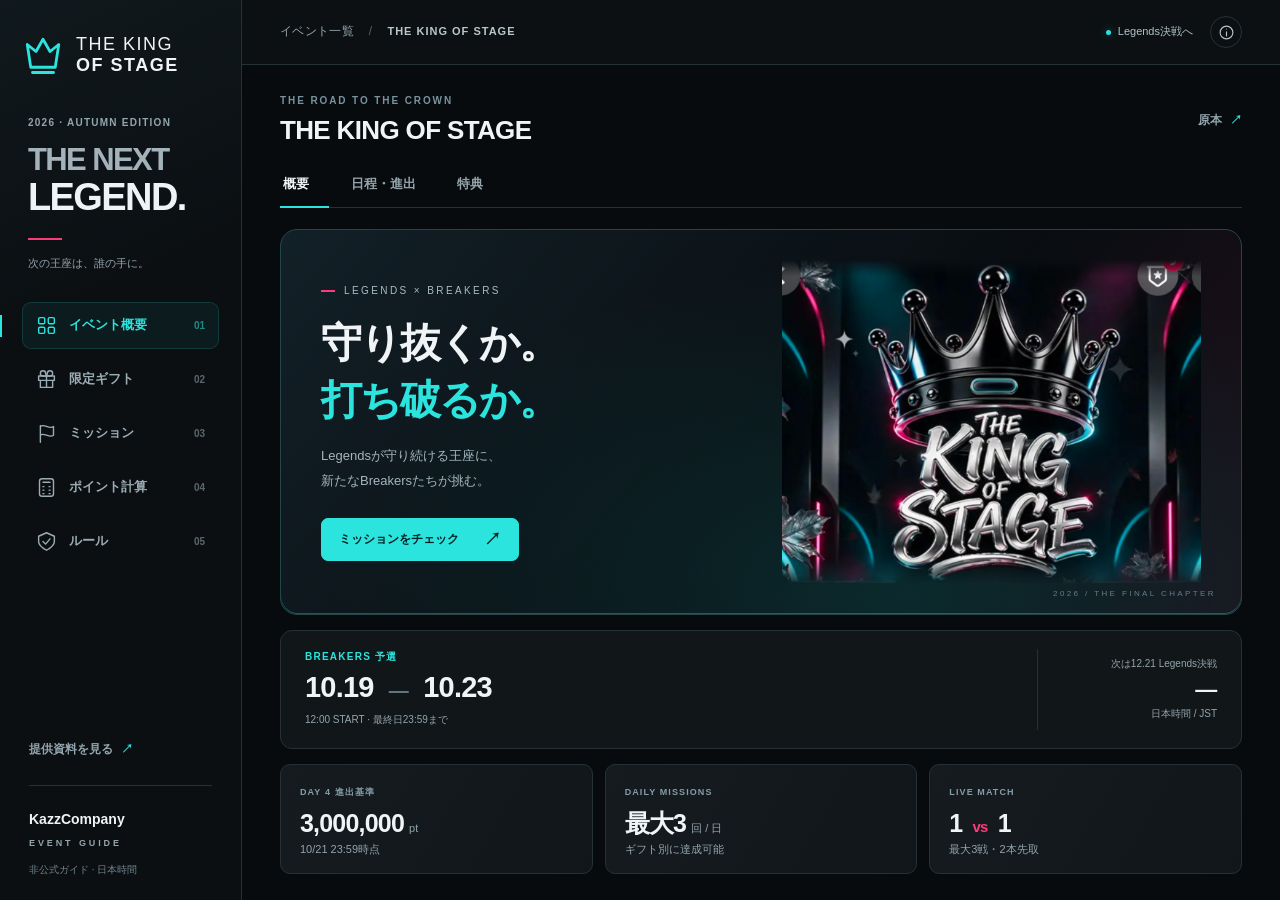
<file: events/king-of-stage/index.html>
<!doctype html>
<html lang="ja">
<head>
<meta charset="utf-8">
<meta name="viewport" content="width=device-width, initial-scale=1, viewport-fit=cover">
<meta name="theme-color" content="#080b0d">
<title>THE KING OF STAGE｜イベントガイド</title>
<meta name="description" content="THE KING OF STAGE。10/19〜23の予選から決戦まで、限定ギフト・ミッション・必要コイン・ポイント計算をひとつに。KazzCompanyの非公式イベントガイド。">
<meta property="og:title" content="THE KING OF STAGE｜イベントガイド">
<meta property="og:description" content="日程・限定ギフト・ミッション・ポイント計算を、スマホで分かりやすく。">
<meta property="og:type" content="website">
<meta property="og:url" content="https://tashi-kusanose.github.io/Tiktok_battleItem/events/king-of-stage/">
<meta property="og:image" content="https://tashi-kusanose.github.io/Tiktok_battleItem/events/king-of-stage/assets/event.png">
<link rel="icon" href="data:image/svg+xml,%3Csvg xmlns='http://www.w3.org/2000/svg' viewBox='0 0 40 40'%3E%3Crect width='40' height='40' rx='11' fill='%23080b0d'/%3E%3Cpath d='m8 12 7 6 5-10 5 10 7-6-3 17H11Z' fill='none' stroke='%232ce4de' stroke-width='2.5'/%3E%3Cpath d='M12 33h16' stroke='%23fa3873' stroke-width='2.5'/%3E%3C/svg%3E">
<link rel="stylesheet" href="styles.css">
<script type="module" src="app.js"></script>
<link rel="canonical" href="https://tashi-kusanose.github.io/Tiktok_battleItem/events/king-of-stage/">
</head>
<body>
<a class="skip" href="#main">本文へ</a>
<div class="app-shell">
  <aside class="sidebar">
    <a class="brand" href="#overview"><span data-icon="crown"></span><span>THE KING<br><b>OF STAGE</b></span></a>
    <div class="sidebar-edition"><span class="eyebrow">2026 · AUTUMN EDITION</span><p>THE NEXT<br><strong>LEGEND.</strong></p><span class="edition-line"></span><small>次の王座は、誰の手に。</small></div>
    <nav class="main-nav" aria-label="イベント情報">
      <button data-view="overview" aria-current="page"><span data-icon="grid"></span><span>イベント概要</span><small>01</small></button>
      <button data-view="gifts"><span data-icon="gift"></span><span>限定ギフト</span><small>02</small></button>
      <button data-view="missions"><span data-icon="flag"></span><span>ミッション</span><small>03</small></button>
      <button data-view="calculator"><span data-icon="calculator"></span><span>ポイント計算</span><small>04</small></button>
      <button data-view="rules"><span data-icon="shield"></span><span>ルール</span><small>05</small></button>
    </nav>
    <div class="sidebar-foot"><button class="text-button" data-source="event">提供資料を見る <span>↗</span></button><div class="kazz">KazzCompany <small>EVENT GUIDE</small></div><p>非公式ガイド · 日本時間</p></div>
  </aside>
  <div class="workspace">
    <header class="topbar"><span class="breadcrumb"><a href="../" aria-label="イベント一覧へ戻る">イベント一覧</a> <i>/</i> <b>THE KING OF STAGE</b></span><div class="header-actions"><span class="event-state" id="event-state">予選 開催前</span><button class="icon-button" data-about aria-label="このガイドについて"><span data-icon="info"></span></button></div></header>
    <main id="main" tabindex="-1">
      <section id="overview" class="view" aria-labelledby="overview-title">
        <div class="section-heading"><div><span class="eyebrow">THE ROAD TO THE CROWN</span><h1 id="overview-title">THE KING OF STAGE</h1></div><button class="text-button" data-source="event">原本 <span>↗</span></button></div>
        <div class="tabs" role="tablist" aria-label="概要の表示項目" data-tabs="overview"><button role="tab" id="tab-overview-home" data-tab="home" aria-controls="overview-home" aria-selected="true">概要</button><button role="tab" id="tab-overview-schedule" data-tab="schedule" aria-controls="overview-schedule" aria-selected="false" tabindex="-1">日程・進出</button><button role="tab" id="tab-overview-rewards" data-tab="rewards" aria-controls="overview-rewards" aria-selected="false" tabindex="-1">特典</button></div>
        <div id="overview-home" class="pane overview-home" role="tabpanel" aria-labelledby="tab-overview-home">
          <article class="hero">
            <div class="hero-copy"><span class="hero-kicker"><span></span> LEGENDS × BREAKERS</span><h2>守り抜くか。<br><em>打ち破るか。</em></h2><p>Legendsが守り続ける王座に、<br>新たなBreakersたちが挑む。</p><button class="primary-button" data-go="missions">ミッションをチェック <span>↗</span></button></div>
            <div class="hero-art"><svg viewBox="298 283 790 890" role="img" aria-label="黒い王冠とシルバーのTHE KING OF STAGEロゴ"><image href="assets/event.png" width="1400" height="1536"/></svg></div>
            <span class="hero-tag">2026 / THE FINAL CHAPTER</span>
          </article>
          <div class="schedule-strip"><div><span class="eyebrow">BREAKERS 予選</span><strong>10.19 <i>—</i> 10.23</strong><small>12:00 START · 最終日23:59まで</small></div><div class="countdown"><span id="count-label">予選開幕まで</span><strong id="countdown">—</strong><small>日本時間 / JST</small></div></div>
          <div class="quick-grid"><button class="quick-card" data-go="overview" data-open-tab="schedule"><span>DAY 4 進出基準</span><strong>3,000,000<small>pt</small></strong><p>10/21 23:59時点</p></button><button class="quick-card" data-go="missions"><span>DAILY MISSIONS</span><strong>最大3<small>回 / 日</small></strong><p>ギフト別に達成可能</p></button><button class="quick-card" data-go="rules"><span>LIVE MATCH</span><strong>1 <i>vs</i> 1</strong><p>最大3戦・2本先取</p></button></div>
        </div>
        <div id="overview-schedule" class="pane" role="tabpanel" aria-labelledby="tab-overview-schedule" hidden>
          <div class="stage-picker" role="tablist" aria-label="開催ステージ" id="schedule-picker"></div><article id="stage-detail" class="stage-detail panel" role="tabpanel"></article>
        </div>
        <div id="overview-rewards" class="pane" role="tabpanel" aria-labelledby="tab-overview-rewards" hidden><div class="stage-picker" role="tablist" aria-label="特典のステージ" id="reward-picker"></div><article class="panel rewards-panel" id="reward-detail" role="tabpanel"></article></div>
      </section>

      <section id="gifts" class="view" aria-labelledby="gifts-title" hidden>
        <div class="section-heading"><div><span class="eyebrow">QUALIFIER EXCLUSIVES</span><h1 id="gifts-title">予選限定ギフト</h1></div><button class="text-button" data-source="gifts">原本 ↗</button></div>
        <div class="gift-explorer"><div class="gift-picker" id="gift-picker" role="tablist" aria-label="ギフトを選ぶ"></div><article id="gift-detail" class="panel gift-detail" role="tabpanel"></article></div>
        <div class="bottom-note"><span data-icon="info"></span><p>配信者の通常ptは全ギフトが対象。ここに掲載したギフトは予選ミッションの指定ギフトです。</p></div>
      </section>

      <section id="missions" class="view" aria-labelledby="missions-title" hidden>
        <div class="section-heading"><div><span class="eyebrow">EVERY MISSION COUNTS</span><h1 id="missions-title">ミッションとポイント</h1></div><button class="text-button" data-source="missions">原本 ↗</button></div>
        <div class="tabs" role="tablist" data-tabs="missions" aria-label="ミッションの種類"><button role="tab" id="tab-missions-daily" data-tab="daily" aria-controls="missions-daily" aria-selected="true">デイリー</button><button role="tab" id="tab-missions-special" data-tab="special" aria-controls="missions-special" aria-selected="false" tabindex="-1">特別</button><button role="tab" id="tab-missions-summary" data-tab="summary" aria-controls="missions-summary" aria-selected="false" tabindex="-1">上限まとめ</button></div>
        <div id="missions-daily" class="pane mission-pane" role="tabpanel" aria-labelledby="tab-missions-daily"><div id="daily-picker" class="mission-picker" role="tablist" aria-label="デイリーミッション"></div><article id="daily-detail" class="panel mission-detail" role="tabpanel"></article></div>
        <div id="missions-special" class="pane mission-pane" role="tabpanel" aria-labelledby="tab-missions-special" hidden><div id="special-picker" class="mission-picker special-picker" role="tablist" aria-label="特別ミッション"></div><article id="special-detail" class="panel mission-detail" role="tabpanel"></article></div>
        <div id="missions-summary" class="pane" role="tabpanel" aria-labelledby="tab-missions-summary" hidden>
          <article class="panel summary-card"><span class="eyebrow">DAILY · 確定している4種のギフト＋訪問</span><h2>すべての上限まで達成すると</h2><div class="summary-total"><strong>630,500</strong><span>ボーナスpt / 日</span></div><div class="summary-lines"><div><span>4種のギフトを各3回</span><b>630,000 pt</b></div><div><span>公式ページ訪問を1回</span><b>500 pt</b></div><div><span>ギフトに必要なコイン合計</span><b>248,901 コイン / 日</b></div></div><p class="fine-print">通常ptは別途加算。特別ギフト（調整中）はこの合計に含みません。</p></article>
          <div class="summary-secondary"><article><span>予選5日分のデイリーボーナス</span><strong>3,152,500<small>pt</small></strong></article><article><span>特別ミッション2種・各1回</span><strong>250,000<small>pt</small></strong></article></div>
          <div class="callout">調整中の特別ギフトは、資料上1回＋120,000pt、1日最大3回。同じギフトが複数の条件を満たしても、通常ptを二重に足さないでください。</div>
        </div>
        <label class="assumption" id="assumption-control"><input id="assume-coins" type="checkbox" checked><span><b>参考換算：1コイン＝1ダイヤ</b><small>通常pt・合計ptの目安を表示。実際の換算を保証するものではありません。</small></span><span class="switch" aria-hidden="true"></span></label>
      </section>

      <section id="calculator" class="view" aria-labelledby="calculator-title" hidden>
        <div class="section-heading"><div><span class="eyebrow">POINTS CALCULATOR</span><h1 id="calculator-title">ポイント計算</h1></div><button class="text-button" id="reset-calculator">リセット</button></div>
        <div class="calc-layout">
          <div class="calc-editor"><div class="tabs" role="tablist" data-tabs="calc" aria-label="計算の入力項目"><button role="tab" id="tab-calc-base" data-tab="base" aria-controls="calc-base" aria-selected="true">通常pt</button><button role="tab" id="tab-calc-daily" data-tab="daily" aria-controls="calc-daily" aria-selected="false" tabindex="-1">デイリー</button><button role="tab" id="tab-calc-special" data-tab="special" aria-controls="calc-special" aria-selected="false" tabindex="-1">特別</button></div>
            <div class="panel calc-inputs">
              <div id="calc-base" role="tabpanel" aria-labelledby="tab-calc-base"><span class="eyebrow">01 / BASE POINTS</span><h2>受け取ったダイヤを入力</h2><label class="field">集計する日数<select id="calc-days"><option value="1">1日分</option><option value="3" selected>前半3日分 / Day4進出の確認</option><option value="5">予選5日分 / 期間全体</option></select></label><label class="field">対象期間の合計ダイヤ数<div class="input-wrap"><input id="calc-diamonds" type="number" inputmode="numeric" min="0" max="1000000000000" step="1" placeholder="例：1500000" autocomplete="off"><span>ダイヤ</span></div></label><p class="input-hint">全ギフトから受け取ったダイヤの合計。ミッション用ギフトのダイヤも含めて入力します。</p><div class="formula-inline"><b>1ダイヤ = 1pt</b><span>＋</span><b>ミッション報酬</b></div></div>
              <div id="calc-daily" role="tabpanel" aria-labelledby="tab-calc-daily" hidden><div class="calc-caption"><h2>合計達成回数</h2><span id="calc-period">前半3日分</span></div><div id="calc-daily-fields"></div><p class="fine-print">訪問は1日1回、各ギフトは1日3回まで。日ごとの上限内で達成した回数を合計してください。</p></div>
              <div id="calc-special" role="tabpanel" aria-labelledby="tab-calc-special" hidden><span class="eyebrow">03 / SPECIAL MISSIONS</span><h2>期間中に達成したもの</h2><div id="calc-special-fields"></div><div class="callout">各ミッションは期間中1回まで。同じギフトの通常ptは「通常pt」タブで一度だけ入力します。</div></div>
            </div>
          </div>
          <aside class="calc-result" aria-live="polite" aria-atomic="true"><span class="eyebrow">TOTAL RANKING POINTS</span><h2>合計イベントポイント</h2><div class="result-total"><strong id="result-total">—</strong><span>pt</span></div><dl><div><dt>通常ポイント</dt><dd id="result-base">未入力</dd></div><div><dt>デイリーボーナス</dt><dd id="result-daily">0 pt</dd></div><div><dt>特別ボーナス</dt><dd id="result-special">0 pt</dd></div></dl><div id="goal-box" class="goal-box"><div><span>Day4進出ライン</span><b>3,000,000 pt</b></div><div class="progress-track" aria-hidden="true"><i id="goal-progress"></i></div><p id="goal-message">通常ptを入力すると、あと何ptか分かります。</p></div><p id="calc-error" class="calc-error" role="status"></p></aside>
        </div>
        <div class="bottom-note"><span data-icon="info"></span><p>この計算は入力値による試算です。実際のポイント・達成状況はTikTokアプリでご確認ください。</p></div>
      </section>

      <section id="rules" class="view" aria-labelledby="rules-title" hidden>
        <div class="section-heading"><div><span class="eyebrow">KNOW THE RULES</span><h1 id="rules-title">ポイント・対戦ルール</h1></div><button class="text-button" data-source="rules">原本 ↗</button></div>
        <div class="tabs" role="tablist" data-tabs="rules" aria-label="ルールの種類"><button role="tab" id="tab-rules-points" data-tab="points" aria-controls="rules-points" aria-selected="true">ポイント</button><button role="tab" id="tab-rules-match" data-tab="match" aria-controls="rules-match" aria-selected="false" tabindex="-1">LIVE MATCH</button><button role="tab" id="tab-rules-notes" data-tab="notes" aria-controls="rules-notes" aria-selected="false" tabindex="-1">決戦・注意点</button></div>
        <div id="rules-points" class="pane" role="tabpanel" aria-labelledby="tab-rules-points"><div class="rule-columns"><article class="panel score-card"><span class="eyebrow">CREATOR RANKING</span><h2>配信者ランキング</h2><div class="rule-big">1<span>ダイヤ</span><i>=</i>1<span>pt</span></div><p>すべてのギフトが対象。<br>達成したミッションの報酬を追加します。</p><button class="text-button" data-go="calculator">ポイントを計算する ↗</button></article><article class="panel score-card viewer"><span class="eyebrow">SUPPORTER RANKING</span><h2>視聴者の応援ランキング</h2><div class="rule-big">1<span>コイン</span><i>=</i>1<span>pt</span></div><p>対象となるギフトの範囲は、<br>公式イベントページで確認が必要です。</p><button class="text-button" data-source="rules">対象ギフトの記載を見る ↗</button></article></div><div class="callout attention"><b>応援ランキングの対象に表記の不一致があります</b><p>提供資料には「すべてのギフト」と「限定ギフト以外の通常ギフトはポイント換算されません」の両方が記載されています。通常ギフトも対象とは断定していません。</p></div></div>
        <div id="rules-match" class="pane" role="tabpanel" aria-labelledby="tab-rules-match"><article class="panel match-card"><span class="eyebrow">HEAD TO HEAD</span><div class="versus"><span>RED</span><b>1 <i>vs</i> 1</b><span>BLUE</span></div><h2>最大3戦・2本先取</h2><div class="glove-rule"><span data-icon="bolt"></span><div><span>グローブ上限</span><strong>4個 <small>/ 3戦合計</small></strong></div></div><p>上限内なら、どのラウンドで使用してもOK。</p><div class="blocked-items"><div>ミスト<b>0個</b></div><div>タイマー<b>0個</b></div><div>ハンマー<b>0個</b></div><div>ブースト<b>0個</b></div></div><div class="warning-line">アイテム違反はその場で敗退</div></article></div>
        <div id="rules-notes" class="pane" role="tabpanel" aria-labelledby="tab-rules-notes"><article class="panel notes-card"><span class="eyebrow">LEGENDS FINAL / BATTLE NIGHT</span><h2>12.21 Legends決戦</h2><ul class="note-list"><li><b>Battle Night Day2で開催予定</b><span>Legends決戦に参加する人は、Day1には参加できません。</span></li><li><b>Battle Nightはどちらか1日</b><span>Day1・Day2の両日への出場はできません。</span></li><li><b>オフラインで開催</b><span>当日、会場に参加できる方が対象です。</span></li></ul><p class="fine-print">Breakers決戦・Legends決戦の開始時刻と会場は、今回の資料には記載されていません。</p></article><div class="callout"><b>決戦の進出人数について</b><p>フロー本文は「各チーム5名、計10名がLegends決戦へ」と記載。特典欄には「各チーム上位10名」ともあるため、このガイドの進出表示はフロー本文に合わせています。</p></div></div>
      </section>
    </main>
    <nav class="mobile-nav" aria-label="メインメニュー"><button data-view="overview" aria-current="page"><span data-icon="grid"></span><span>概要</span></button><button data-view="gifts"><span data-icon="gift"></span><span>ギフト</span></button><button data-view="missions"><span data-icon="flag"></span><span>ミッション</span></button><button data-view="calculator"><span data-icon="calculator"></span><span>計算</span></button><button data-view="rules"><span data-icon="shield"></span><span>ルール</span></button></nav>
  </div>
</div>
<dialog id="dialog" aria-labelledby="dialog-title"><div class="dialog-top"><h2 id="dialog-title">提供資料</h2><button class="icon-button" id="dialog-close" aria-label="閉じる"><span data-icon="close"></span></button></div><div id="dialog-content"></div></dialog>
<noscript><p class="noscript">このページはJavaScriptでタブを切り替えます。ブラウザのJavaScriptを有効にしてください。<a href="assets/rules.png">イベント概要の原本</a>・<a href="assets/missions.png">ミッションの原本</a></p></noscript>
</body>
</html>
</file>
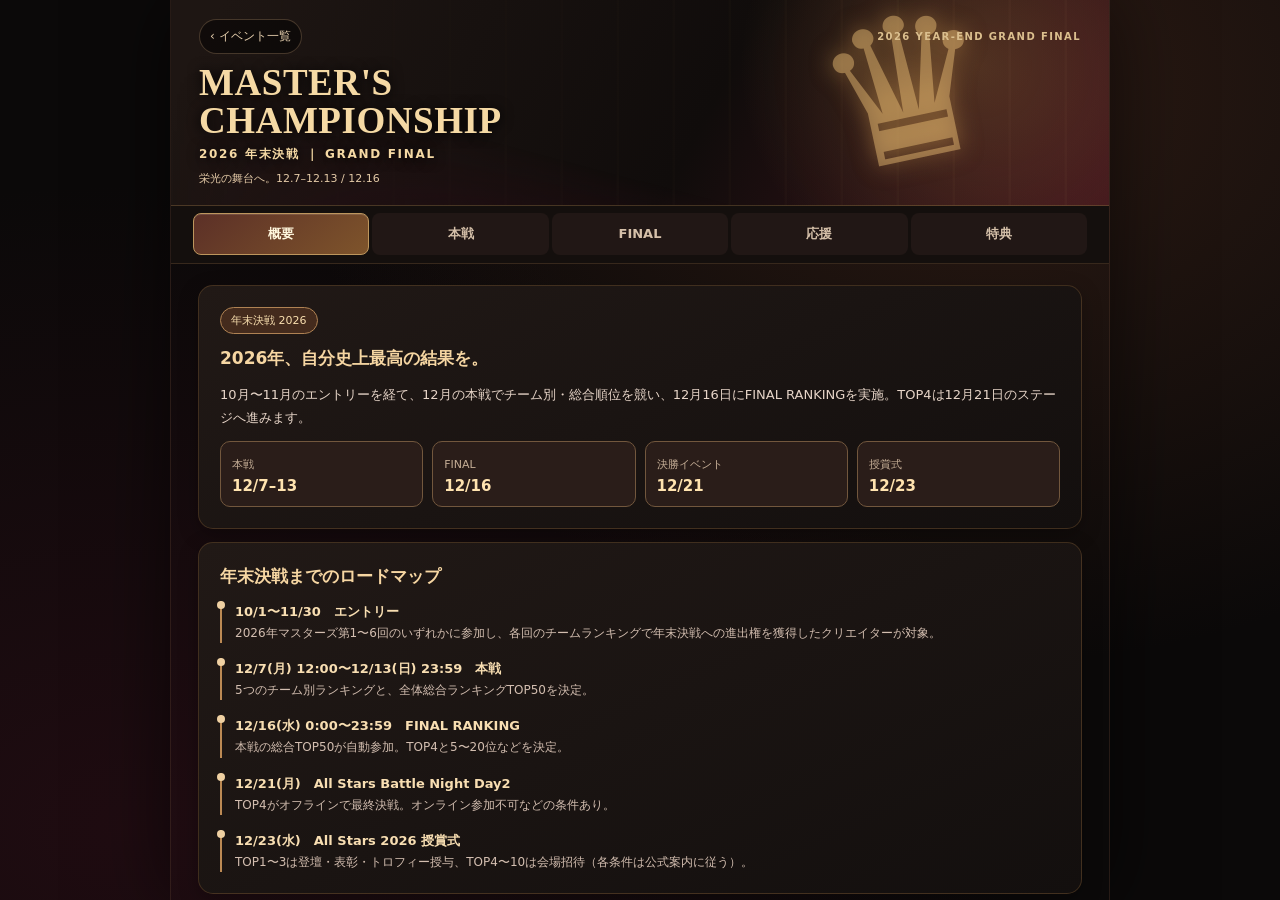
<file: events/masters-yearend-2026/index.html>
<!doctype html>
<html lang="ja">
<head>
<meta charset="utf-8">
<meta name="viewport" content="width=device-width,initial-scale=1,viewport-fit=cover">
<meta name="theme-color" content="#120d0c">
<title>MASTERS CHAMPIONSHIP 2026 年末決戦｜KazzCompany イベントガイド</title>
<meta name="description" content="Masters Championship 2026年末決戦の本戦12/7〜12/13、FINAL RANKING 12/16、ミッション、ボーナスタイム、ランキング特典と視聴者応援をまとめました。">
<style>
:root{color-scheme:dark;--gold:#f5d9a4;--gold2:#be8b4a;--muted:#c6b6a9;--edge:#71502e77;--wine:#6a1b2b;--bg:#120d0c;font-family:system-ui,-apple-system,"Noto Sans JP","Hiragino Kaku Gothic ProN",Meiryo,sans-serif}
*{box-sizing:border-box}html,body{margin:0;min-height:100%;background:#0c090a;color:#fff4e8}button,input{font:inherit}button{cursor:pointer}
body{height:100dvh;overflow:hidden;background:radial-gradient(ellipse at 78% 10%,#47291c88,transparent 50%),radial-gradient(ellipse at 10% 92%,#49122255,transparent 55%),#0b0909}
.app{height:100dvh;max-width:940px;margin:auto;display:grid;grid-template-rows:auto auto minmax(0,1fr);border-inline:1px solid #4b342870;box-shadow:0 0 75px #0009}
.hero{position:relative;isolation:isolate;overflow:hidden;min-height:150px;padding:13px 18px 14px;background:radial-gradient(circle at 86% 32%,#b98b4344,transparent 29%),linear-gradient(118deg,#1e1613 5%,#100c0b 57%,#40141c);border-bottom:1px solid #906b4266}
.hero:before{content:"";position:absolute;z-index:-1;inset:0;background:linear-gradient(15deg,#490a20 0%,transparent 33%),repeating-linear-gradient(90deg,transparent 0 53px,#f3c57608 54px 56px);mask-image:linear-gradient(90deg,transparent,#000)}
.hero:after{content:"♛";font-family:Georgia,serif;position:absolute;font-size:165px;line-height:1;right:6%;top:-6px;color:#f4c77c70;text-shadow:0 0 22px #d49d5280;transform:rotate(-12deg);pointer-events:none}
.topline{display:flex;align-items:center;justify-content:space-between;position:relative;z-index:2;gap:8px}
.back{color:#e7d0ae;font-size:12px;text-decoration:none;border:1px solid #a282625e;background:#0007;padding:8px 10px;border-radius:99px}
.kicker{color:#dbbf8e;letter-spacing:.14em;text-align:right;font-size:10px;font-weight:800}
.hero h1{position:relative;z-index:2;margin:10px 0 3px;max-width:75%;font-family:Georgia,"Times New Roman",serif;font-size:clamp(21px,4.6vw,37px);line-height:1.04;letter-spacing:.015em;color:var(--gold);text-shadow:0 1px 13px #000}
.hero h1 small{display:block;margin-top:5px;font:700 12px system-ui,sans-serif;letter-spacing:.14em}
.hero p{position:relative;z-index:2;margin:8px 0 0;font-size:11px;color:#e4caa7}
.nav{display:grid;grid-template-columns:repeat(5,minmax(0,1fr));gap:3px;padding:7px 7px 8px;background:#140f0d;border-bottom:1px solid #7e5c3955}
.nav button{min-height:42px;padding:5px 1px;border:1px solid transparent;border-radius:8px;background:#211715;color:#d5c0a9;font-size:clamp(11px,2.8vw,13px);font-weight:700}
.nav button[aria-selected=true]{background:linear-gradient(140deg,#5c3027,#7e542b);border-color:#bd965d;color:#fff7dd;box-shadow:inset 0 1px #ffffff1f}
.content{overflow-y:auto;overscroll-behavior:contain;padding:14px 13px max(22px,env(safe-area-inset-bottom));scrollbar-color:#6e5238 #130d0e}
.page[hidden],.audience[hidden]{display:none}
.section{border:1px solid var(--edge);border-radius:15px;background:linear-gradient(155deg,#211916,#130f0e);padding:15px;margin:0 0 13px;box-shadow:0 6px 20px #0004}
.section h2{font-size:17px;color:#f6d6a2;margin:0 0 12px;line-height:1.45}
.section h3{font-size:14px;color:#ead3af;margin:16px 0 8px}.section p{margin:8px 0;font-size:13px;line-height:1.8;color:#e7d5c8}
.hero-chip{display:inline-block;border:1px solid #af8253;color:#f9dfaf;font-size:11px;border-radius:99px;padding:5px 10px;background:#442b1d}
.stats{display:grid;grid-template-columns:repeat(2,1fr);gap:9px;margin-top:12px}
.stat{border:1px solid #72573d;background:#2a1d19;border-radius:10px;padding:11px}.stat b{display:block;color:#ffe3af;font-size:15px;margin-top:5px}.stat small{color:#c5ae96;font-size:11px}
.ruler{border-left:2px solid #bc8a54;padding:0 0 0 13px;margin:0 0 15px;position:relative}.ruler:before{content:"";position:absolute;left:-5px;top:0;width:8px;height:8px;border-radius:50%;background:#efd0a2}.ruler b{color:#f8deb2;font-size:13px}.ruler div{color:#d3beb0;font-size:12px;line-height:1.6;margin-top:3px}
.table-wrap{overflow-x:auto;border:1px solid #75573c80;border-radius:10px}
table{width:100%;border-collapse:collapse;font-size:12px}th,td{border-bottom:1px solid #795e4570;padding:9px 8px;vertical-align:middle;text-align:left;line-height:1.5}tr:last-child td{border-bottom:0}th{background:#443026;color:#f5d5a6;font-size:11px}td{background:#241b17}td strong{color:#ffe0a7}td:last-child{white-space:nowrap}.small{font-size:11px;color:var(--muted);line-height:1.6}.notice{color:#f3d29b!important;background:#5d35291e;border-left:3px solid #a97045;padding:7px 10px;font-size:12px!important}
.audience-nav{display:grid;grid-template-columns:1fr 1fr;gap:7px;margin-bottom:12px}.audience-nav button{border:1px solid #85603e;background:#211613;border-radius:9px;color:#e5c8a4;padding:10px 4px;font-weight:700}.audience-nav button[aria-pressed=true]{background:#613628;border-color:#e2ab66;color:#fff}
.callout{background:linear-gradient(135deg,#51231c,#332019);border:1px solid #aa784c;border-radius:12px;padding:12px;color:#ffe3b6;font-weight:800;text-align:center}
.rank{display:grid;grid-template-columns:68px 1fr;gap:10px;margin:9px 0;align-items:center;border:1px solid #72533588;border-radius:10px;padding:10px}.rank .place{font-weight:900;color:#fbdca5;font-size:15px;text-align:center}.rank .desc{font-size:12px;line-height:1.6;color:#f0dfca}
input[type=number]{min-width:0;max-width:100%;width:100%;padding:10px;border:1px solid #93734c;border-radius:7px;color:#fff8e9;background:#130e0b}
.calc-fields{display:grid;grid-template-columns:repeat(2,minmax(0,1fr));gap:9px}.calc-fields label{display:block;font-size:11px;color:#dec6a5}.calc-fields input{margin-top:5px}.checkline{display:flex;align-items:center;gap:8px;margin:10px 0;color:#f0d7b6;font-size:12px}.checkline input{width:18px;height:18px;accent-color:#bc8a50}
.total{border:1px solid #b48852;background:linear-gradient(125deg,#432518,#221711);border-radius:11px;margin-top:12px;padding:12px}.total .value{font-size:27px;color:#ffdf99;font-weight:900;font-variant-numeric:tabular-nums}.total p{font-size:11px;margin:2px 0!important;color:#e7c99c}
input.qty{width:60px;min-width:55px;padding:7px;font-size:12px;text-align:center}
.value-note{font-size:11px;opacity:.76}
a{color:#efcc92}
.footer{font-size:11px;color:#c0ad9a;line-height:1.7;text-align:center;padding:6px 4px 17px}
@media(min-width:700px){.content{padding:21px 27px}.hero{padding:19px 28px;min-height:171px}.hero:after{right:12%;font-size:198px}.nav{padding-inline:22px}.section{padding:21px}.stats{grid-template-columns:repeat(4,1fr)}}
@media(max-height:680px){.hero{min-height:115px;padding-top:7px;padding-bottom:7px}.hero h1{margin:4px 0 0;font-size:21px}.hero:after{font-size:130px}.nav button{min-height:37px}.nav{padding:4px}}
@media(prefers-reduced-motion:no-preference){.page{animation:fade .18s ease}@keyframes fade{from{opacity:.4}to{opacity:1}}}
</style>
</head>
<body>
<div class="app">
<header class="hero">
  <div class="topline"><a href="../" class="back">‹ イベント一覧</a><span class="kicker">2026 YEAR-END GRAND FINAL</span></div>
  <h1>MASTER'S<br>CHAMPIONSHIP<small>2026 年末決戦 ｜ GRAND FINAL</small></h1>
  <p>栄光の舞台へ。12.7–12.13 / 12.16</p>
</header>
<nav class="nav" aria-label="情報の切り替え">
  <button type="button" data-tab="overview" aria-selected="true">概要</button>
  <button type="button" data-tab="main" aria-selected="false">本戦</button>
  <button type="button" data-tab="final" aria-selected="false">FINAL</button>
  <button type="button" data-tab="support" aria-selected="false">応援</button>
  <button type="button" data-tab="prizes" aria-selected="false">特典</button>
</nav>
<main class="content" id="content">
<section class="page" data-page="overview">
  <div class="section">
    <span class="hero-chip">年末決戦 2026</span>
    <h2 style="margin-top:12px">2026年、自分史上最高の結果を。</h2>
    <p>10月〜11月のエントリーを経て、12月の本戦でチーム別・総合順位を競い、12月16日にFINAL RANKINGを実施。TOP4は12月21日のステージへ進みます。</p>
    <div class="stats">
      <div class="stat"><small>本戦</small><b>12/7–13</b></div>
      <div class="stat"><small>FINAL</small><b>12/16</b></div>
      <div class="stat"><small>決勝イベント</small><b>12/21</b></div>
      <div class="stat"><small>授賞式</small><b>12/23</b></div>
    </div>
  </div>
  <div class="section">
    <h2>年末決戦までのロードマップ</h2>
    <div class="ruler"><b>10/1〜11/30　エントリー</b><div>2026年マスターズ第1〜6回のいずれかに参加し、各回のチームランキングで年末決戦への進出権を獲得したクリエイターが対象。</div></div>
    <div class="ruler"><b>12/7(月) 12:00〜12/13(日) 23:59　本戦</b><div>5つのチーム別ランキングと、全体総合ランキングTOP50を決定。</div></div>
    <div class="ruler"><b>12/16(水) 0:00〜23:59　FINAL RANKING</b><div>本戦の総合TOP50が自動参加。TOP4と5〜20位などを決定。</div></div>
    <div class="ruler"><b>12/21(月)　All Stars Battle Night Day2</b><div>TOP4がオフラインで最終決戦。オンライン参加不可などの条件あり。</div></div>
    <div class="ruler" style="margin-bottom:0"><b>12/23(水)　All Stars 2026 授賞式</b><div>TOP1〜3は登壇・表彰・トロフィー授与、TOP4〜10は会場招待（各条件は公式案内に従う）。</div></div>
  </div>
  <p class="footer">情報源：TikTokアプリ内のイベント案内画像（2026年11月時点）。運営の変更・補足がある場合はアプリ内を優先してください。</p>
</section>

<section class="page" data-page="main" hidden>
  <div class="section">
    <h2>12/7〜12/13　本戦</h2>
    <div class="callout">12/7(月) 12:00 ～ 12/13(日) 23:59</div>
    <p>クリエイター向けは「チーム別」「総合」、視聴者向けは「応援」の3ランキング。本戦の総合TOP50が12/16のFINALへ進出します。</p>
    <div class="audience-nav" data-switch="main"><button type="button" aria-pressed="true" data-audience-btn="creator">配信者向け</button><button type="button" aria-pressed="false" data-audience-btn="viewer">リスナー向け</button></div>
  </div>
  <div class="audience" data-audience="main-creator">
    <div class="section">
      <h2>チーム別ランキングと総合ランキング</h2>
      <p>過去2か月のLIVE実績に応じ、「マスター」「クラウン」「スターズ」「ブレイブ」「ドリーム」の5グループに分かれます。チーム別は各チーム内、総合は全参加者で順位を競います。</p>
      <p class="notice">チーム分けは12月2日公開予定と記載。掲載時点の分類・ルールは公式画面で確認してください。</p>
      <h3>ポイント獲得方法</h3>
      <div class="table-wrap"><table><tr><th>獲得方法</th><th>ポイント</th></tr><tr><td>配信中にギフトを受け取る</td><td><strong>1ダイヤモンド = 1pt</strong></td></tr><tr><td>配信中に「いいね」を受け取る</td><td><strong>1いいね = 1pt</strong><br><span class="small">1日最大100,000pt</span></td></tr><tr><td>デイリーミッション</td><td>ミッション別ボーナスpt</td></tr></table></div>
      <h3>毎日のボーナスタイム</h3>
      <div class="stats"><div class="stat"><small>①</small><b>12:00–12:59</b></div><div class="stat"><small>②</small><b>23:00–23:59</b></div></div>
      <p class="notice">この時間帯のギフト・いいねによる獲得ポイントは通常の2倍。ミッション報酬ポイントは2倍の対象外です。</p>
    </div>
    <div class="section" data-score>
      <h2>本戦 ポイントかんたん計算</h2>
      <p class="small">1日分の試算です。ダイヤモンド・いいね・ミッション達成回数を入力できます。</p>
      <div class="calc-fields"><label>ギフト獲得ダイヤモンド数<input type="number" min="0" step="1" value="0" data-field="gift"></label><label>獲得いいね数<input type="number" min="0" step="1" value="0" data-field="likes"></label></div>
      <label class="checkline"><input type="checkbox" data-field="bonus">入力したギフト・いいねがボーナスタイム中の獲得分</label>
      <h3>デイリーミッション（1日あたり）</h3>
      <div class="table-wrap"><table><tr><th>ミッション内容</th><th>報酬</th><th>回数</th></tr>
      <tr data-pt="5000"><td>イベントページを開く</td><td>5,000</td><td><input class="qty" aria-label="イベントページを開く 達成回数" data-quantity type="number" min="0" max="1" value="0"></td></tr>
      <tr data-pt="16500"><td>40名の視聴者からコメントをもらう</td><td>16,500</td><td><input class="qty" aria-label="40名からコメント 達成回数" data-quantity type="number" min="0" max="1" value="0"></td></tr>
      <tr data-pt="35000"><td>20名の視聴者から「ポーンの挑戦」を受け取る</td><td>35,000</td><td><input class="qty" aria-label="ポーンの挑戦 達成回数" data-quantity type="number" min="0" max="3" value="0"></td></tr>
      <tr data-pt="23500"><td>「ルークの進撃」を15個受け取る</td><td>23,500</td><td><input class="qty" aria-label="ルークの進撃 達成回数" data-quantity type="number" min="0" max="3" value="0"></td></tr>
      <tr data-pt="31000"><td>マスターズ新ギフト①を5個受け取る</td><td>31,000</td><td><input class="qty" aria-label="新ギフト1 達成回数" data-quantity type="number" min="0" max="3" value="0"></td></tr>
      <tr data-pt="35000"><td>マスターズ新ギフト②を3個受け取る</td><td>35,000</td><td><input class="qty" aria-label="新ギフト2 達成回数" data-quantity type="number" min="0" max="3" value="0"></td></tr>
      <tr data-pt="105000"><td>謎解きミッションをクリアする</td><td>105,000</td><td><input class="qty" aria-label="謎解きミッション 達成回数" data-quantity type="number" min="0" max="1" value="0"></td></tr>
      </table></div>
      <div class="total"><span class="value-note">試算した合計獲得ポイント</span><div class="value" data-output>0 pt</div><p data-breakdown>ギフト・いいね 0pt ／ ミッション 0pt</p></div>
      <p class="small">※ いいねの上限は1日100,000pt。新ギフト①②はスクリーンショット上の仮表記です。謎解きミッションの回答・条件はアプリ内案内をご確認ください。</p>
    </div>
  </div>
  <div class="audience" data-audience="main-viewer" hidden>
    <div class="section">
      <h2>視聴者応援ランキング</h2><p>参加クリエイターへの応援ポイントを集計して順位が決まります。ギフトは<strong>1コイン=1応援pt</strong>、いいねは<strong>1いいね=1応援pt</strong>（1日最大5,000pt）。</p>
      <h3>応援デイリーミッション</h3>
      <div class="table-wrap"><table><tr><th>ミッション</th><th>応援pt + 抽選</th><th>上限</th></tr>
      <tr><td>配信を合計30分視聴する</td><td>5,000pt + 1抽選pt</td><td>1回</td></tr>
      <tr><td>「ポーンの挑戦」を5回送る</td><td>3,000pt + 1抽選pt</td><td>1回</td></tr>
      <tr><td>「ルークの進撃」を4回送る</td><td>6,000pt + 1抽選pt</td><td>5回</td></tr>
      <tr><td>新ギフト①を3回送る</td><td>12,000pt + 1抽選pt</td><td>5回</td></tr>
      <tr><td>新ギフト②を2回送る</td><td>24,000pt + 1抽選pt</td><td>5回</td></tr></table></div>
    </div>
    <div class="section"><h2>毎日の視聴者抽選（12/7〜13）</h2>
      <p>ミッションなどで獲得する抽選ポイントで、当日の抽選に参加できます。抽選ポイントは翌日へ繰り越せません。</p>
      <div class="rank"><div class="place">📱</div><div class="desc">iPhone 18 Pro：<strong>毎日1台、合計7台</strong></div></div>
      <div class="rank"><div class="place">🎁</div><div class="desc">Dyson Supersonic Shine：<strong>毎日2台、合計14台</strong></div></div>
      <div class="rank"><div class="place">🎧</div><div class="desc">Sony ワイヤレスノイズキャンセリングヘッドホン：<strong>毎日3台、合計21台</strong></div></div>
      <div class="rank"><div class="place">🏅</div><div class="desc">「マスターズチャンピオンシップ2026」限定オリジナルタオル</div></div><p class="small">※賞品の画像はイメージです。モデル・条件等はTikTokの最新案内を確認してください。</p>
    </div>
  </div>
</section>

<section class="page" data-page="final" hidden>
  <div class="section">
    <h2>12/16 FINAL RANKING</h2><div class="callout">12/16(水) 0:00 ～ 23:59 ｜ 24時間</div>
    <p>本戦の全体総合ランキング<strong>TOP50が自動参加</strong>。参加者全員が年間総合ランキングで競います。</p>
    <div class="audience-nav" data-switch="final"><button type="button" aria-pressed="true" data-audience-btn="creator">配信者向け</button><button type="button" aria-pressed="false" data-audience-btn="viewer">リスナー向け</button></div>
  </div>
  <div class="audience" data-audience="final-creator">
    <div class="section"><h2>ポイント獲得方法</h2>
      <div class="table-wrap"><table><tr><th>対象</th><th>獲得ポイント</th></tr>
      <tr><td>ギフト（全ギフト対象）</td><td>1ダイヤモンド = 1pt</td></tr>
      <tr><td>配信中のいいね</td><td>1いいね = 1pt<br><span class="small">1日最大100,000pt</span></td></tr>
      <tr><td>限定ミッション</td><td>1日20,000～1,110,000ボーナスpt（案内値）</td></tr></table></div>
      <h3>ボーナスタイム</h3><div class="stats"><div class="stat"><small>①</small><b>12:00–12:59</b></div><div class="stat"><small>②</small><b>23:00–23:59</b></div></div>
      <p class="notice">ギフトといいねによる獲得ポイントが2倍。限定ミッションのボーナスptは2倍対象外。</p>
    </div>
    <div class="section" data-score>
      <h2>FINAL ポイントかんたん計算</h2>
      <div class="calc-fields"><label>ギフト獲得ダイヤモンド数<input type="number" min="0" step="1" value="0" data-field="gift"></label><label>獲得いいね数<input type="number" min="0" step="1" value="0" data-field="likes"></label></div>
      <label class="checkline"><input type="checkbox" data-field="bonus">入力したギフト・いいねがボーナスタイム中の獲得分</label>
      <h3>限定ミッション（12/16の1日分）</h3>
      <div class="table-wrap"><table><tr><th>ミッション内容</th><th>報酬</th><th>回数</th></tr>
      <tr data-pt="315000"><td>イベントページを開く</td><td>315,000</td><td><input class="qty" aria-label="イベントページを開く 達成回数" data-quantity type="number" min="0" max="1" value="0"></td></tr>
      <tr data-pt="16500"><td>50名の視聴者からいいねをもらう</td><td>16,500</td><td><input class="qty" aria-label="50名からいいね 達成回数" data-quantity type="number" min="0" max="1" value="0"></td></tr>
      <tr data-pt="35000"><td>20名の視聴者から「ポーンの挑戦」を受け取る</td><td>35,000</td><td><input class="qty" aria-label="ポーンの挑戦 達成回数" data-quantity type="number" min="0" max="6" value="0"></td></tr>
      <tr data-pt="23500"><td>「ルークの進撃」を15個受け取る</td><td>23,500</td><td><input class="qty" aria-label="ルークの進撃 達成回数" data-quantity type="number" min="0" max="6" value="0"></td></tr>
      <tr data-pt="31000"><td>マスターズ新ギフト①を5個受け取る</td><td>31,000</td><td><input class="qty" aria-label="新ギフト1 達成回数" data-quantity type="number" min="0" max="6" value="0"></td></tr>
      <tr data-pt="35000"><td>マスターズ新ギフト②を3個受け取る</td><td>35,000</td><td><input class="qty" aria-label="新ギフト2 達成回数" data-quantity type="number" min="0" max="6" value="0"></td></tr>
      <tr data-pt="105000"><td>謎解きミッションAをクリア</td><td>105,000</td><td><input class="qty" aria-label="謎解きA 達成回数" data-quantity type="number" min="0" max="1" value="0"></td></tr>
      <tr data-pt="105000"><td>謎解きミッションBをクリア</td><td>105,000</td><td><input class="qty" aria-label="謎解きB 達成回数" data-quantity type="number" min="0" max="1" value="0"></td></tr>
      <tr data-pt="105000"><td>謎解きミッションCをクリア</td><td>105,000</td><td><input class="qty" aria-label="謎解きC 達成回数" data-quantity type="number" min="0" max="1" value="0"></td></tr>
      </table></div>
      <div class="total"><span class="value-note">試算した合計獲得ポイント</span><div class="value" data-output>0 pt</div><p data-breakdown>ギフト・いいね 0pt ／ ミッション 0pt</p></div>
      <p class="small">※ スクリーンショットの1日ボーナスpt案内値（最大1,110,000pt）と、掲載されている個別報酬を上限回数まで単純合算した値（1,393,500pt）が一致しません。この計算は個別行の単純合算の目安であり、実際の獲得保証ではありません。アプリ内の達成判定・付与条件を優先してください。</p>
    </div>
  </div>
  <div class="audience" data-audience="final-viewer" hidden>
    <div class="section"><h2>ベストファンランキング</h2>
      <p>推しクリエイターごとに個別に集計。ギフトは<strong>1コイン=1ベストファンpt</strong>、いいねは<strong>1いいね=1pt</strong>（1日最大5,000pt）。異なるクリエイターのポイントは合算されません。</p>
      <p>TOP4が出演する12/21「All Stars Battle Night Day2」の会場に、各クリエイターのベストファンから1名ずつ招待される可能性があります。招待は条件・審査により確約ではありません。</p>
      <h3>視聴者応援ミッション</h3>
      <div class="table-wrap"><table><tr><th>ミッション</th><th>抽選pt</th><th>上限</th></tr>
      <tr><td>参加クリエイターのLIVEを合計30分視聴</td><td>1</td><td>1回</td></tr>
      <tr><td>参加クリエイターに「いいね」を5,000回送る</td><td>1</td><td>1回</td></tr>
      <tr><td>「ポーンの挑戦」を5回送る</td><td>1</td><td>1回</td></tr>
      <tr><td>「ルークの進撃」を4回送る</td><td>1</td><td>3回</td></tr>
      <tr><td>新ギフト①を3回送る</td><td>1</td><td>3回</td></tr>
      <tr><td>新ギフト②を2回送る</td><td>1</td><td>3回</td></tr></table></div>
    </div>
    <div class="section"><h2>12/16 視聴者向け抽選</h2>
      <p>豪華賞品の当選チャンス。抽選ポイントは当日中のみ利用可能です。</p>
      <div class="rank"><div class="place">📱</div><div class="desc">iPhone 18 Pro：3台</div></div>
      <div class="rank"><div class="place">🎁</div><div class="desc">Dyson Supersonic Shine：6台</div></div>
      <div class="rank"><div class="place">🎧</div><div class="desc">Sony ワイヤレスノイズキャンセリングヘッドホン：9台</div></div>
      <div class="rank"><div class="place">♛</div><div class="desc">年末決戦記念デザインのオリジナルスマホカードケース</div></div>
      <p class="small">賞品デザインはイメージです。応募条件と抽選実施方法はアプリ内の指示をご確認ください。</p>
    </div>
  </div>
</section>

<section class="page" data-page="support" hidden>
  <div class="section"><h2>リスナー向け 応援ガイド</h2>
    <p>本戦（12/7〜13）は<strong>視聴者応援ランキング</strong>、FINAL（12/16）は<strong>ベストファンランキング</strong>。クリエイター向けのランキングとは別の仕組みです。</p>
    <div class="table-wrap"><table><tr><th>項目</th><th>本戦</th><th>FINAL</th></tr>
    <tr><td>ギフト</td><td>1コイン=1応援pt</td><td>1コイン=1ベストファンpt</td></tr>
    <tr><td>いいね</td><td>1いいね=1pt</td><td>1いいね=1pt</td></tr>
    <tr><td>いいね上限</td><td>1日5,000pt</td><td>1日5,000pt</td></tr>
    <tr><td>ミッション</td><td>応援pt・抽選pt</td><td>抽選pt</td></tr>
    <tr><td>抽選</td><td>毎日開催</td><td>12/16開催</td></tr></table></div>
    <p class="notice">「本戦」「FINAL」タブでそれぞれ「リスナー向け」を選ぶと、ミッションの回数条件や賞品が確認できます。</p>
  </div>
  <div class="section"><h2>応援ランキング特典（本戦）</h2>
    <div class="rank"><div class="place">TOP10</div><div class="desc">応援アバターフレーム Lv3（7日間）</div></div>
    <div class="rank"><div class="place">11〜20</div><div class="desc">応援アバターフレーム Lv2（7日間）ほか、2026年マスターズ限定バッジ（6枚目）</div></div>
    <div class="rank"><div class="place">21〜30</div><div class="desc">応援アバターフレーム Lv1（7日間）</div></div>
    <p class="small">限定バッジの条件・配布対象はTikTokアプリ内の案内で最終確認してください。</p>
  </div>
</section>

<section class="page" data-page="prizes" hidden>
  <div class="section"><h2>本戦（12/7〜13）ランキング特典</h2>
    <h3>チーム別（各チームTOP30）</h3>
    <div class="rank"><div class="place">TOP1–3</div><div class="desc">年末決戦トロフィー（金・銀・銅）＋アバターフレームLv3（7日間）</div></div>
    <div class="rank"><div class="place">TOP4–10</div><div class="desc">年末決戦トロフィー（黒）＋アバターフレームLv2（7日間）＋限定バッジ（6枚目）＋2027年上半期決戦進出権</div></div>
    <div class="rank"><div class="place">TOP11–20</div><div class="desc">アバターフレームLv1（7日間）</div></div>
    <div class="rank"><div class="place">TOP21–30</div><div class="desc">チーム別の表では追加特典記載なし</div></div>
    <h3>総合ランキング</h3>
    <div class="callout">総合TOP50 → 12/16 FINAL RANKINGへ</div>
    <p class="small">上記はアプリ掲載の特典表に基づき整理しています。トロフィー・デザインはイメージです。</p>
  </div>
  <div class="section"><h2>FINAL（12/16）ランキング特典</h2>
    <div class="rank"><div class="place">TOP1–4</div><div class="desc">2026 FINAL RANKING トロフィー（金・銀・銅・ブラック）＋12/21 All Stars Battle Night Day2 決勝進出権</div></div>
    <div class="rank"><div class="place">TOP5–10</div><div class="desc">2026 FINAL RANKING トロフィー（ピンク）</div></div>
    <div class="rank"><div class="place">TOP11–20</div><div class="desc">2026 FINAL RANKING 記念盾</div></div>
    <h3>All Stars 2026との連動特典</h3>
    <div class="rank"><div class="place">TOP1–3</div><div class="desc">12/23 授賞式で表彰・トロフィー贈呈</div></div>
    <div class="rank"><div class="place">TOP4–10</div><div class="desc">12/23 All Stars 2026 会場招待</div></div>
    <h3>その他のFINAL特典</h3>
    <p>2027年2月に渋谷エリアで屋外広告（OOH）計4か所の掲出予定、2027年1月に東京都内で撮影予定のTikTok LIVE公式ショート動画出演など、別途選考・参加条件がある特典が案内されています。</p>
    <p class="notice">12/21の決勝は現地オフライン参加が条件。運営が参加条件・実施詳細を別途案内します。海外広告や公式動画は出演・掲出が確約されるものではありません。</p>
  </div>
</section>
</main>
</div>
<script>
(function(){
  const pages=Array.from(document.querySelectorAll('[data-page]'));
  const tabButtons=Array.from(document.querySelectorAll('[data-tab]'));
  const content=document.getElementById('content');
  function activate(name){
    for(const p of pages)p.hidden=p.dataset.page!==name;
    for(const b of tabButtons)b.setAttribute('aria-selected',String(b.dataset.tab===name));
    content.scrollTop=0;
    try{history.replaceState(null,'','#'+name)}catch(e){}
  }
  for(const btn of tabButtons)btn.addEventListener('click',()=>activate(btn.dataset.tab));
  const initial=decodeURIComponent(location.hash.slice(1));
  if(tabButtons.some(b=>b.dataset.tab===initial))activate(initial);
  document.querySelectorAll('[data-switch]').forEach(group=>{
    const prefix=group.dataset.switch;
    const options=group.querySelectorAll('[data-audience-btn]');
    options.forEach(b=>b.addEventListener('click',()=>{
      options.forEach(v=>v.setAttribute('aria-pressed',String(v===b)));
      document.querySelectorAll('[data-audience="'+prefix+'-creator"],[data-audience="'+prefix+'-viewer"]').forEach(p=>p.hidden=p.dataset.audience!==prefix+'-'+b.dataset.audienceBtn);
      content.scrollTop=0;
    }));
  });
  const number=n=>Math.max(0,Math.floor(Number(n)||0));
  const format=n=>n.toLocaleString('ja-JP');
  document.querySelectorAll('[data-score]').forEach(panel=>{
    const gift=panel.querySelector('[data-field=gift]');
    const likes=panel.querySelector('[data-field=likes]');
    const bonus=panel.querySelector('[data-field=bonus]');
    const qtys=Array.from(panel.querySelectorAll('[data-quantity]'));
    function update(){
      const g=number(gift.value);
      const l=Math.min(100000,number(likes.value));
      const base=(g+l)*(bonus.checked?2:1);
      const mission=qtys.reduce((sum,input)=>{
        const limit=Number(input.max);
        const count=Math.min(limit,number(input.value));
        return sum+count*Number(input.closest('tr').dataset.pt);
      },0);
      panel.querySelector('[data-output]').textContent=format(base+mission)+' pt';
      panel.querySelector('[data-breakdown]').textContent='ギフト・いいね '+format(base)+'pt ／ ミッション '+format(mission)+'pt';
    }
    panel.querySelectorAll('input').forEach(input=>input.addEventListener('input',update));
    update();
  });
})();
</script>
</body>
</html>
</file>
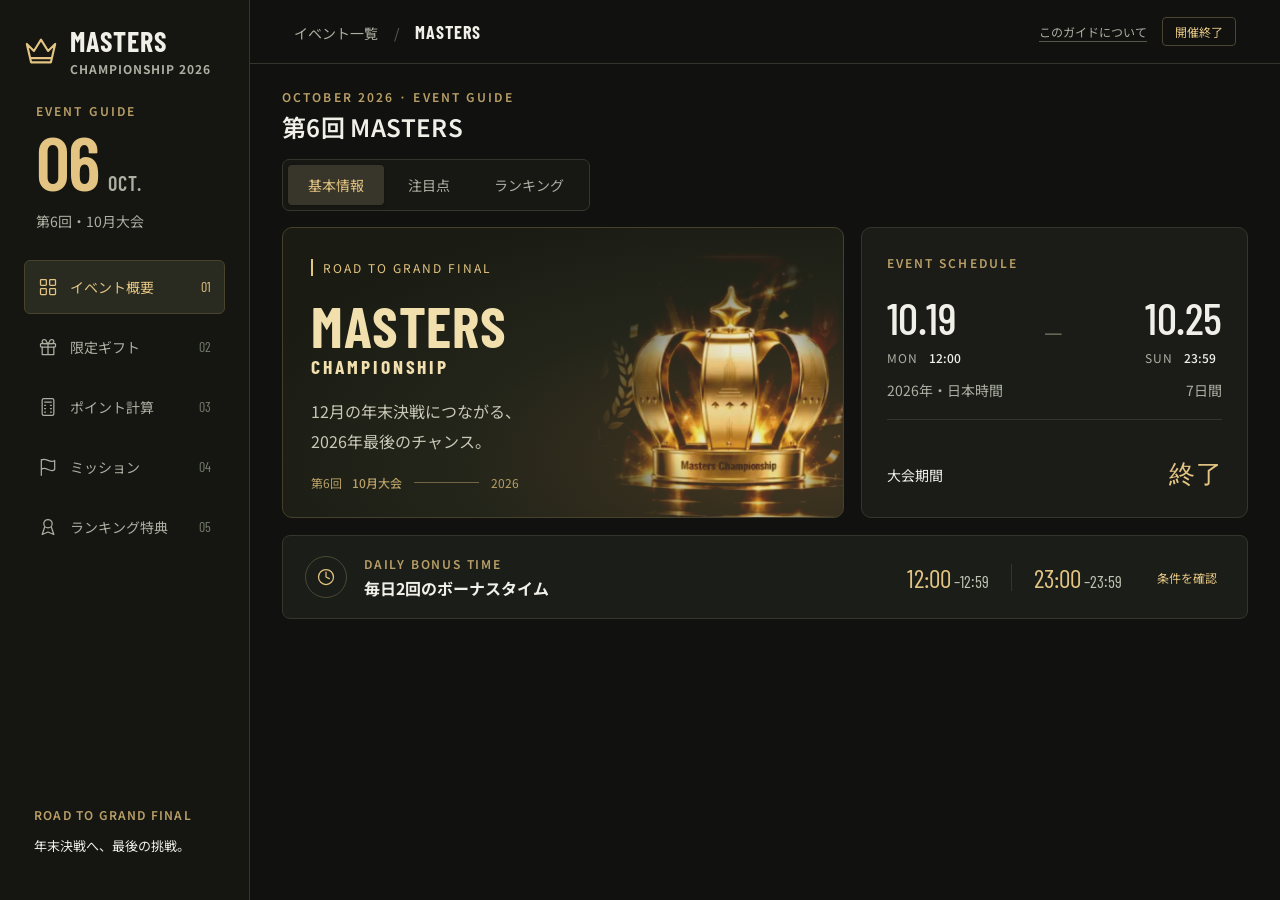
<file: events/masters/index.html>
<!doctype html>
<html lang="ja">
<head>
  <meta charset="utf-8">
  <meta name="viewport" content="width=device-width, initial-scale=1">
  <meta name="theme-color" content="#11120f">
  <meta name="description" content="第6回 MASTERS CHAMPIONSHIP 2026年10月大会。開催期間、6つの限定ギフト、ポイント計算、デイリー・期間限定ミッション、ランキング特典をわかりやすく。">
  <title>MASTERS 2026｜10月イベントガイド</title>
  <link rel="icon" type="image/svg+xml" href="data:image/svg+xml,%3Csvg xmlns='http://www.w3.org/2000/svg' viewBox='0 0 32 32'%3E%3Crect width='32' height='32' rx='8' fill='%2311120f'/%3E%3Cpath d='M6 10l5 5 5-9 5 9 5-5-3 14H9z' fill='%23e5c47d'/%3E%3C/svg%3E">
  <link rel="stylesheet" href="styles.css?v=2">
  <link rel="stylesheet" href="screen.css?v=5">
  <link rel="stylesheet" href="mission-progress.css?v=2">
  <script src="mission-progress.js?v=2" defer></script>
  <script src="app.js?v=7" defer></script>
<link rel="canonical" href="https://tashi-kusanose.github.io/Tiktok_battleItem/events/masters/">
</head>
<body>
  <a class="skip-link" href="#main">本文へ</a>
  <div class="app-shell">
    <aside class="sidebar">
      <a href="#overview" class="brand" aria-label="MASTERS ガイド 概要"><span class="brand-symbol" data-icon="crown"></span><span>MASTERS<small>CHAMPIONSHIP 2026</small></span></a>
      <div class="edition"><span class="eyebrow">EVENT GUIDE</span><span class="edition-number">06<span>OCT.</span></span><p>第6回・10月大会</p></div>
      <nav class="main-nav" aria-label="イベント情報">
        <button class="nav-item active" data-view="overview" aria-current="page"><span data-icon="grid"></span><span>イベント概要</span><small>01</small></button>
        <button class="nav-item" data-view="gifts"><span data-icon="gift"></span><span>限定ギフト</span><small>02</small></button>
        <button class="nav-item" data-view="points"><span data-icon="calculator"></span><span>ポイント計算</span><small>03</small></button>
        <button class="nav-item" data-view="missions"><span data-icon="flag"></span><span>ミッション</span><small>04</small></button>
        <button class="nav-item" data-view="rewards"><span data-icon="medal"></span><span>ランキング特典</span><small>05</small></button>
      </nav>
      <div class="sidebar-foot"><span class="eyebrow">ROAD TO GRAND FINAL</span><p>年末決戦へ、最後の挑戦。</p></div>
    </aside>
    <div class="workspace">
      <header class="topbar"><span class="breadcrumb"><a href="../" aria-label="イベント一覧へ戻る">イベント一覧</a> <span>/</span> <b>MASTERS</b></span><div class="header-right"><button class="source-link top-info" data-detail="about">このガイドについて</button><span class="event-state" id="event-state">開催前</span></div></header>
      <main id="main" tabindex="-1"><section id="overview" class="view active" aria-label="overview"><div class="section-heading"><div><span class="eyebrow">OCTOBER 2026 · EVENT GUIDE</span><h1>第6回 MASTERS</h1></div></div><div class="segment screen-tabs" role="tablist" aria-label="表示する項目"><button role="tab" id="tab-overview-basic" data-overview-tab="basic" aria-controls="overview-basic" aria-selected="true" tabindex="0">基本情報</button><button role="tab" id="tab-overview-highlights" data-overview-tab="highlights" aria-controls="overview-highlights" aria-selected="false" tabindex="-1">注目点</button><button role="tab" id="tab-overview-rankings" data-overview-tab="rankings" aria-controls="overview-rankings" aria-selected="false" tabindex="-1">ランキング</button></div><div id="overview-basic" class="screen-panel" role="tabpanel" aria-labelledby="tab-overview-basic"><div class="overview-top">
            <article class="hero-card">
              <div class="hero-copy"><span class="small-tag">ROAD TO GRAND FINAL</span><h2>MASTERS<span>CHAMPIONSHIP</span></h2><p>12月の年末決戦につながる、<br>2026年最後のチャンス。</p><div class="hero-bottom"><span>第6回 <b>10月大会</b></span><span class="hero-line"></span><span>2026</span></div></div>
              <div class="hero-art" aria-hidden="true"><svg viewBox="375 1140 280 300"><image href="assets/01-1000043030.png" width="723" height="1536"/></svg></div>
            </article>
            <article class="date-card"><span class="eyebrow">EVENT SCHEDULE</span><div class="date-display"><div><b>10.19</b><span>MON <strong>12:00</strong></span></div><span class="date-dash">—</span><div><b>10.25</b><span>SUN <strong>23:59</strong></span></div></div><div class="date-foot"><span>2026年・日本時間</span><span>7日間</span></div><div class="countdown"><span id="countdown-label">開幕まで</span><b id="countdown">—</b></div></article>
          </div><div class="bonus-strip"><div class="bonus-icon" data-icon="clock"></div><div><span class="eyebrow">DAILY BONUS TIME</span><h3>毎日2回のボーナスタイム</h3></div><div class="bonus-times"><span>12:00<small>–12:59</small></span><i></i><span>23:00<small>–23:59</small></span></div><button class="text-button" data-go="points">条件を確認</button></div></div><div id="overview-highlights" class="screen-panel" role="tabpanel" aria-labelledby="tab-overview-highlights" hidden><div class="quick-grid">
            <button class="quick-card" data-go="gifts"><span class="quick-index">01 <span data-icon="gift"></span></span><h3>限定ギフトは<span>1ダイヤ = 3pt</span></h3><p>ポーンの挑戦・ルークの進撃を含む、6種類をチェック。</p><span class="card-link">限定ギフトを見る</span></button>
            <button class="quick-card" data-go="missions"><span class="quick-index">02 <span data-icon="flag"></span></span><h3>毎日のミッションで<span>最大510,000pt / 日</span></h3><p>4種類のミッションに、それぞれ1日最大3回挑戦。</p><span class="card-link">達成条件を見る</span></button>
            <button class="quick-card" data-go="rewards"><span class="quick-index">03 <span data-icon="medal"></span></span><h3>各チーム上位50位に<span>年末決戦の進出権</span></h3><p>進出権獲得後は、10月27日からエントリーが必要です。</p><span class="card-link">特典を見る</span></button>
          </div><div class="vault-note"><span data-icon="sparkle"></span><p><b>応援で、10月Vaultに先行アクセス。</b>招待状を獲得すると、正式オープン前にアンロックを始められます。獲得条件の詳細はアプリ内で確認してください。</p></div></div><div id="overview-rankings" class="screen-panel" role="tabpanel" aria-labelledby="tab-overview-rankings" hidden><article class="panel ranking-intro"><div class="panel-heading"><h2>3つのランキング</h2><span data-icon="chart"></span></div><div class="ranking-row"><span class="row-number">01</span><div><h3>ギフトランキング</h3><p>5チームに分かれ、7日間の累計ポイントで競う。</p></div><span class="pill">期間累計</span></div><div class="ranking-row"><span class="row-number">02</span><div><h3>デイリーランキング</h3><p>全クリエイター共通。毎日23:59:59に順位が決定。</p></div><span class="pill">毎日</span></div><div class="ranking-row"><span class="row-number">03</span><div><h3>視聴者応援デイリーランキング</h3><p>視聴者の1日の応援ポイントで順位が決定。</p></div><span class="pill">視聴者</span></div><p class="fine-print">視聴者応援ポイントの計算式・特典は、提供資料では確認できません。</p></article></div></section><section id="gifts" class="view" hidden aria-label="gifts"><div class="section-heading"><div><span class="eyebrow">EVENT GIFTS</span><h1>イベント限定ギフト</h1></div></div><div class="gift-explorer"><div id="gift-picker" class="item-picker" role="tablist" aria-label="ギフトを選ぶ"></div><div id="gift-grid" class="gift-grid"></div></div><div class="compact-note"><span data-icon="info"></span><p>10/16更新の名称・画像を反映。限定ギフトは受取1ダイヤにつき3pt。コイン数は送付時の価格です。</p></div></section><section id="points" class="view" hidden aria-label="points"><div class="section-heading"><div><span class="eyebrow">POINTS & CALCULATOR</span><h1>ポイント計算</h1></div></div><div class="segment screen-tabs" role="tablist" aria-label="表示する項目"><button role="tab" id="tab-point-rules" data-point-tab="rules" aria-controls="point-rules" aria-selected="true" tabindex="0">基本</button><button role="tab" id="tab-point-compare" data-point-tab="compare" aria-controls="point-compare" aria-selected="false" tabindex="-1">集計対象</button><button role="tab" id="tab-point-bonus" data-point-tab="bonus" aria-controls="point-bonus" aria-selected="false" tabindex="-1">ボーナス</button><button role="tab" id="tab-point-calc" data-point-tab="calc" aria-controls="point-calc" aria-selected="false" tabindex="-1">試算</button></div><div id="point-rules" class="screen-panel" role="tabpanel" aria-labelledby="tab-point-rules"><div class="point-stat-grid"><article class="stat-block"><span>イベント限定ギフト</span><b>3<span>pt / ダイヤ</span></b><p>6種類すべてが対象</p></article><article class="stat-block"><span>その他のギフト</span><b>1<span>pt / ダイヤ</span></b><p>ファンクラブギフトも含む</p></article><article class="stat-block"><span>いいね</span><b>1<span>pt / いいね</span></b><p>1日最大50,000ポイント</p></article></div><article class="panel formula-panel"><h2>ギフトランキングの合計</h2><p>ギフト獲得pt ＋ いいねpt ＋ ミッションのボーナスpt ＋ デイリー入賞ボーナス</p><p class="muted">期間7日間の累計を、5チームごとに集計します。</p></article></div><div id="point-compare" class="screen-panel" role="tabpanel" aria-labelledby="tab-point-compare" hidden><article class="panel comparison-panel"><h2>ランキングごとの集計対象</h2><div class="ranking-comparison-switch" role="group" aria-label="集計対象を表示するランキング"><button type="button" data-compare-ranking="gift" aria-pressed="true" aria-controls="ranking-comparison">ギフト</button><button type="button" data-compare-ranking="daily" aria-pressed="false" aria-controls="ranking-comparison">デイリー</button></div><div class="table-wrap"><table class="comparison" id="ranking-comparison" data-rank="gift"><caption id="ranking-comparison-caption">ギフトランキング · 7日間の累計・5チーム別</caption><thead><tr><th scope="col">集計するもの</th><th scope="col">ギフトランキング<small>7日間の累計・5チーム別</small></th><th scope="col">デイリーランキング<small>毎日・全クリエイター共通</small></th></tr></thead><tbody><tr><th scope="row">限定ギフト</th><td><strong>1ダイヤ = 3pt</strong></td><td><strong>1ダイヤ = 3pt</strong></td></tr><tr><th scope="row">その他ギフト</th><td>1ダイヤ = 1pt</td><td class="muted">集計対象外</td></tr><tr><th scope="row">いいね</th><td>1いいね = 1pt<small>1日上限50,000pt</small></td><td>1いいね = 1pt<small>1日上限50,000pt</small></td></tr><tr><th scope="row">デイリーミッション</th><td>最大510,000pt / 日</td><td class="muted">加算項目に記載なし</td></tr><tr><th scope="row">期間限定ミッション</th><td>最大650,000pt</td><td class="muted">加算項目に記載なし</td></tr><tr><th scope="row">デイリー入賞ボーナス</th><td>順位に応じ10,000〜60,000pt</td><td class="muted">ギフトランキングに加算</td></tr></tbody></table></div></article></div><div id="point-bonus" class="screen-panel" role="tabpanel" aria-labelledby="tab-point-bonus" hidden><article class="panel bonus-panel"><div class="panel-heading"><h2>ボーナスタイム</h2><span class="pill gold">10/19〜10/25 毎日</span></div><div class="bonus-windows"><div><span>DAYTIME</span><b>12:00<small>– 12:59</small></b></div><div><span>NIGHTTIME</span><b>23:00<small>– 23:59</small></b></div></div><p>対象ギフトを受け取ると、ボーナスポイントを獲得できます。</p><div class="notice compact"><span data-icon="info"></span><p>追加ポイントの倍率・計算式・対象の細目は提供資料に記載がありません。試算には含めません。デイリー・期間限定ミッションの達成ボーナスは、ボーナスタイムの対象外です。</p></div></article></div><div id="point-calc" class="screen-panel" role="tabpanel" aria-labelledby="tab-point-calc" hidden><div class="calculator-layout"><div class="calc-editor"><div id="calc-step-tabs" class="item-picker calc-step-tabs" role="tablist" aria-label="試算の入力項目"></div><form id="calc-form" class="panel calc-inputs"><h3><span class="step-number">1</span>ギフトといいね</h3><div class="field-grid"><label>限定ギフトのダイヤ数<span class="input-wrap"><input id="limited-diamonds" name="limited" type="number" min="0" max="1000000000" step="1" value="0" inputmode="numeric"><span>ダイヤ</span></span></label><label>その他ギフトのダイヤ数<span class="input-wrap"><input id="other-diamonds" name="other" type="number" min="0" max="1000000000" step="1" value="0" inputmode="numeric"><span>ダイヤ</span></span></label><label>その日のいいね数<span class="input-wrap"><input id="likes" name="likes" type="number" min="0" max="1000000000" step="1" value="0" inputmode="numeric"><span>いいね</span></span><small>50,000を超える分は自動で除外します。</small></label></div><h3><span class="step-number">2</span>デイリーミッションの達成回数</h3><div id="calc-daily" class="calc-daily"></div><h3><span class="step-number">3</span>その日に初達成した期間限定ミッション</h3><div id="calc-period" class="calc-period"></div><h3><span class="step-number">4</span>デイリーランキングの入賞結果</h3><label class="rank-field">入賞順位<select id="daily-rank" name="rank"><option value="0">未確定・入賞なし</option><option value="60000">1位 / +60,000pt</option><option value="45000">2位 / +45,000pt</option><option value="30000">3位 / +30,000pt</option><option value="20000">4〜10位 / +20,000pt</option><option value="10000">11〜20位 / +10,000pt</option></select></label><div class="calc-actions" hidden><button type="button" class="secondary-button" id="load-example">入力例を見る</button><button type="reset" class="text-button">すべてクリア</button></div><p class="validation-message" id="calc-error" role="status"></p></form><div class="calc-step-footer"><button type="button" class="text-button" id="calc-back">前の項目</button><span id="calc-step-number">1 / 4</span><button type="button" class="secondary-button" id="calc-next">次の項目</button></div></div><aside class="calc-result" aria-live="polite" aria-atomic="true"><span class="eyebrow">ESTIMATED POINTS</span><h3>ギフトランキングへの加算</h3><div class="result-total"><b id="result-total">0</b><span>pt</span></div><div id="result-breakdown" class="result-breakdown" hidden></div><div class="daily-result"><span>デイリーランキング集計分</span><b><span id="result-daily">0</span><small>pt</small></b><p>限定ギフトといいねのみ</p></div><button type="button" class="source-link" id="result-detail">計算内訳</button></aside></div><p class="compact-calc-note">1日分の試算・ボーナスタイム追加分を除く。ダイヤ数は実績を入力。</p></div></section><section id="missions" class="view" hidden aria-label="missions"><div class="section-heading"><div><span class="eyebrow">MISSION BREAKDOWN</span><h1>ミッションと獲得ポイント</h1></div></div><div class="segment screen-tabs" role="tablist" aria-label="表示する項目"><button role="tab" id="tab-mission-daily" data-mission-tab="daily" aria-controls="mission-daily" aria-selected="true" tabindex="0">デイリー</button><button role="tab" id="tab-mission-period" data-mission-tab="period" aria-controls="mission-period" aria-selected="false" tabindex="-1">期間限定</button><button role="tab" id="tab-mission-progress" data-mission-tab="progress" aria-controls="mission-progress" aria-selected="false" tabindex="-1">進捗・コピー</button></div><div class="mission-toolbar"><p id="mission-limit-text">各ミッション、毎日最大3回</p><label id="mission-rounds-label">達成回数<select id="mission-rounds"><option value="1">1回</option><option value="2">2回</option><option value="3">3回</option></select></label><button class="source-link" id="mission-compare">一覧で比較</button></div><div id="mission-daily" class="screen-panel" role="tabpanel" aria-labelledby="tab-mission-daily"><div class="mission-explorer"><div id="daily-picker" class="item-picker mission-picker" role="tablist" aria-label="デイリーミッションを選ぶ"></div><div id="daily-missions" class="mission-grid"></div></div></div><div id="mission-period" class="screen-panel" role="tabpanel" aria-labelledby="tab-mission-period" hidden><div class="mission-explorer"><div id="period-picker" class="item-picker mission-picker" role="tablist" aria-label="期間限定ミッションを選ぶ"></div><div id="period-missions" class="mission-grid period-grid"></div></div></div><div id="mission-progress" class="screen-panel" role="tabpanel" aria-labelledby="tab-mission-progress" hidden><p>進捗入力欄を読み込み中です。表示されない場合はページを再読み込みしてください。</p></div><div class="mission-assumption"><span data-icon="info"></span><p><b>参考計算：1コイン＝1ダイヤと仮定。</b>イベントptはその3倍。ボーナスタイム追加分は含みません。</p><button class="source-link" data-detail="assumption">前提</button></div></section><section id="rewards" class="view" hidden aria-label="rewards"><div class="section-heading"><div><span class="eyebrow">RANKINGS & REWARDS</span><h1>ランキング特典</h1></div></div><div class="segment screen-tabs" role="tablist" aria-label="表示する項目"><button role="tab" id="tab-reward-gift" data-reward-tab="gift" aria-controls="reward-gift" aria-selected="true" tabindex="0">記念盾</button><button role="tab" id="tab-reward-benefits" data-reward-tab="benefits" aria-controls="reward-benefits" aria-selected="false" tabindex="-1">順位別</button><button role="tab" id="tab-reward-daily" data-reward-tab="daily" aria-controls="reward-daily" aria-selected="false" tabindex="-1">デイリー</button><button role="tab" id="tab-reward-lottery" data-reward-tab="lottery" aria-controls="reward-lottery" aria-selected="false" tabindex="-1">抽選</button></div><div id="reward-gift" class="screen-panel" role="tabpanel" aria-labelledby="tab-reward-gift"><div class="teams-panel"><div><h2>5チーム、それぞれの頂点へ。</h2><p>直近30日間のLIVE実績に基づき、自動でチームに振り分けられます。</p></div><div class="team-tags"><span>レジェンド</span><span>クラウン</span><span>スターズ</span><span>ブレイブ</span><span>ドリーム</span></div></div><div class="podium" id="podium"></div><p class="fine-print">記念盾のデザインはイメージです。</p></div><div id="reward-benefits" class="screen-panel" role="tabpanel" aria-labelledby="tab-reward-benefits" hidden><article class="panel"><h2>各チームの最終順位と特典</h2><div class="table-wrap"><table class="reward-table"><thead><tr><th>順位</th><th>記念盾</th><th>フレーム Lv3<small>7日間有効</small></th><th>2026限定バッジ<small>5枚目</small></th><th>年末決戦進出権</th></tr></thead><tbody><tr><th>1位</th><td class="gold-text">金</td><td>対象</td><td>対象</td><td>対象</td></tr><tr><th>2位</th><td>銀</td><td>対象</td><td>対象</td><td>対象</td></tr><tr><th>3位</th><td>銅</td><td>対象</td><td>対象</td><td>対象</td></tr><tr><th>4〜10位</th><td>—</td><td>対象</td><td>対象</td><td>対象</td></tr><tr><th>11〜20位</th><td>—</td><td>—</td><td>対象</td><td>対象</td></tr><tr><th>21〜50位</th><td>—</td><td>—</td><td>—</td><td>対象</td></tr></tbody></table></div></article><div class="entry-callout"><span data-icon="calendar"></span><div><span class="eyebrow">NEXT STEP · OCTOBER 27</span><h3>進出権を獲得したら、10月27日からエントリー。</h3><p>年末決戦はエントリー制です。大会終了後、決勝エントリーページから申し込んでください。</p></div></div></div><div id="reward-daily" class="screen-panel" role="tabpanel" aria-labelledby="tab-reward-daily" hidden><p class="reward-summary">全クリエイター共通。毎日23:59:59に順位決定。</p><article class="panel"><div class="panel-heading"><h2>毎日の入賞ボーナス</h2><span class="pill gold">ギフトランキングへ加算</span></div><div id="daily-reward-list"></div><p class="fine-print">上位20位は、各順位のボーナスに加えて3抽選ポイントを獲得します。</p></article></div><div id="reward-lottery" class="screen-panel" role="tabpanel" aria-labelledby="tab-reward-lottery" hidden><article class="lottery-card"><span class="eyebrow">LOTTERY REWARD</span><h2>マグネットフォトフレーム</h2><div class="lottery-art"><svg viewBox="120 1100 375 205" role="img" aria-label="抽選特典のマグネットフォトフレーム"><image href="assets/08-1000043045.png" width="599" height="1536"/></svg></div><p>当選した場合は、期間内に送付先住所の登録が必要です。イベント終了後にまとめて発送されます。</p><details><summary>抽選・発送について</summary><div class="detail-body"><p>期間中に複数回当選した場合は、当選回数と同じ個数が送られます。抽選1回に必要なポイント数や当選率は、提供資料では確認できません。</p></div></details><span class="fine-print">画像のデザインはイメージです。</span></article></div></section></main>
    </div>
  </div>
  <nav class="mobile-nav" aria-label="ページ切り替え"><button class="active" data-view="overview" aria-current="page"><span data-icon="grid"></span><span>概要</span></button><button data-view="gifts"><span data-icon="gift"></span><span>ギフト</span></button><button data-view="points"><span data-icon="calculator"></span><span>ポイント</span></button><button data-view="missions"><span data-icon="flag"></span><span>ミッション</span></button><button data-view="rewards"><span data-icon="medal"></span><span>特典</span></button></nav>
<dialog id="detail-dialog" aria-labelledby="detail-title"><div class="dialog-top"><h2 id="detail-title">詳細</h2><button class="icon-button" id="close-detail" aria-label="詳細を閉じる"><span data-icon="close"></span></button></div><div id="detail-content" class="detail-content"></div></dialog></body>
</html>
</file>
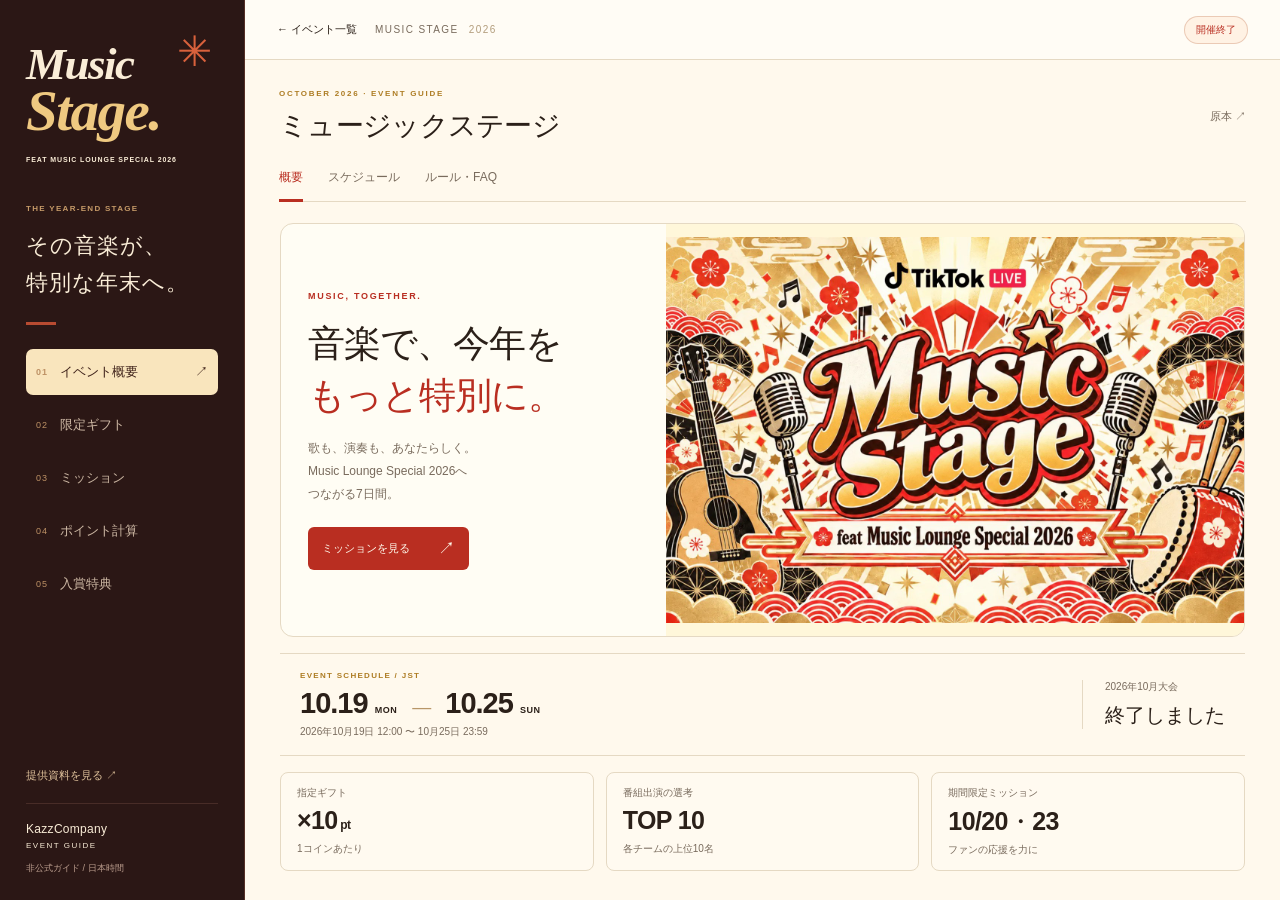
<file: events/music-stage/index.html>
<!doctype html>
<html lang="ja">
<head>
  <meta charset="utf-8">
  <meta name="viewport" content="width=device-width, initial-scale=1, viewport-fit=cover">
  <meta name="theme-color" content="#fff9eb">
  <title>Music Stage 2026｜ミュージックステージ イベントガイド</title>
  <meta name="description" content="2026年10月19日〜25日、TikTok LIVE Music Stage。暁・雅・華のチーム別ミッション、限定ギフト、必要コインとポイント計算、入賞特典をわかりやすく。KazzCompanyの非公式ガイド。">
  <link rel="canonical" href="https://tashi-kusanose.github.io/Tiktok_battleItem/events/music-stage/">
  <meta property="og:type" content="website">
  <meta property="og:locale" content="ja_JP">
  <meta property="og:title" content="Music Stage 2026｜イベントガイド">
  <meta property="og:description" content="10/19 12:00〜10/25 23:59。チーム別ミッション・限定ギフト・ポイント計算をひとつに。">
  <meta property="og:url" content="https://tashi-kusanose.github.io/Tiktok_battleItem/events/music-stage/">
  <meta property="og:image" content="https://tashi-kusanose.github.io/Tiktok_battleItem/events/music-stage/assets/hero.jpg">
  <link rel="icon" href="../favicon.svg" type="image/svg+xml">
  <link rel="stylesheet" href="styles.css?v=20261011-controls">
  <script type="module" src="app.js"></script>
</head>
<body>
<a class="skip" href="#main">本文へ</a>
<div class="shell">
  <aside class="sidebar">
    <a class="brand" href="#overview"><span class="brand-star">✳</span>Music<br><i>Stage.</i><small>FEAT MUSIC LOUNGE SPECIAL 2026</small></a>
    <div class="side-intro"><span class="eyebrow">THE YEAR-END STAGE</span><p>その音楽が、<br>特別な年末へ。</p><span class="side-line"></span></div>
    <nav class="desktop-nav" aria-label="イベント情報">
      <button data-view="overview" aria-current="page"><span>01</span>イベント概要<b>↗</b></button>
      <button data-view="gifts"><span>02</span>限定ギフト<b>↗</b></button>
      <button data-view="missions"><span>03</span>ミッション<b>↗</b></button>
      <button data-view="calculator"><span>04</span>ポイント計算<b>↗</b></button>
      <button data-view="rewards"><span>05</span>入賞特典<b>↗</b></button>
    </nav>
    <div class="side-footer"><button data-source="hero">提供資料を見る ↗</button><p>KazzCompany <span>EVENT GUIDE</span></p><small>非公式ガイド / 日本時間</small></div>
  </aside>
  <div class="workspace">
    <header class="topbar"><a href="../">← イベント一覧</a><span class="top-title">MUSIC STAGE <i>2026</i></span><span id="event-state" class="status">開催前</span></header>
    <main id="main" tabindex="-1">
      <section class="view" id="overview" aria-labelledby="overview-title">
        <div class="section-heading"><div><span class="eyebrow">OCTOBER 2026 · EVENT GUIDE</span><h1 id="overview-title">ミュージックステージ</h1></div><button class="source-link" data-source="intro">原本 ↗</button></div>
        <div class="subtabs" role="tablist" aria-label="概要の項目" data-tabs="overview"><button role="tab" id="tab-overview-home" data-tab="home" aria-controls="overview-home" aria-selected="true">概要</button><button role="tab" id="tab-overview-schedule" data-tab="schedule" aria-controls="overview-schedule" aria-selected="false" tabindex="-1">スケジュール</button><button role="tab" id="tab-overview-faq" data-tab="faq" aria-controls="overview-faq" aria-selected="false" tabindex="-1">ルール・FAQ</button></div>
        <div class="pane home-pane" id="overview-home" role="tabpanel" aria-labelledby="tab-overview-home">
          <article class="hero"><div class="hero-copy"><span class="eyebrow red">MUSIC, TOGETHER.</span><h2>音楽で、今年を<br><em>もっと特別に。</em></h2><p>歌も、演奏も、あなたらしく。<br>Music Lounge Special 2026へ<br>つながる7日間。</p><button class="primary" data-view="missions">ミッションを見る <span>↗</span></button></div><img src="assets/hero.jpg" width="1536" height="1024" alt="Music Stage feat Music Lounge Special 2026。金と赤の和柄、ギター、マイク、和太鼓のイベントビジュアル" fetchpriority="high"></article>
          <div class="schedule-strip"><div><span class="eyebrow">EVENT SCHEDULE / JST</span><strong>10.19 <small>MON</small> <i>—</i> 10.25 <small>SUN</small></strong><p>2026年10月19日 12:00 〜 10月25日 23:59</p></div><div class="countdown"><span id="count-label">開幕まで</span><b id="countdown">—</b></div></div>
          <div class="quick-grid"><button data-view="gifts"><small>指定ギフト</small><strong>×10<span> pt</span></strong><span>1コインあたり</span></button><button data-view="rewards"><small>番組出演の選考</small><strong>TOP 10</strong><span>各チームの上位10名</span></button><button data-view="missions" data-subtab="special"><small>期間限定ミッション</small><strong>10/20・23</strong><span>ファンの応援を力に</span></button></div>
        </div>
        <div class="pane" id="overview-schedule" role="tabpanel" aria-labelledby="tab-overview-schedule" hidden>
          <article class="panel schedule-panel"><span class="eyebrow red">YOUR ROAD TO THE STAGE</span><h2>イベントから、年末のステージへ。</h2><ol class="timeline"><li><time>10/8前後 — 10/14</time><div><b>手動エントリー</b><p>音楽認証のない方も、イベントページから申請。</p></div></li><li><time>10/16</time><div><b>自動エントリー対象者決定</b><p>この日までに音楽認証が完了したクリエイターが対象。</p></div></li><li class="highlight"><time>10/19 — 10/25</time><div><b>Music Stage 開催</b><p>初日12:00開始・最終日23:59終了 / 日本時間</p></div></li><li><time>イベント終了後</time><div><b>ランキング確定・特典案内</b><p>対象者へ順次案内。出演は選考により決定します。</p></div></li><li><time>12月下旬予定</time><div><b>Music Lounge Special 2026</b><p>音楽パフォーマンスとMCとのトークを届ける特別番組。</p></div></li></ol></article>
        </div>
        <div class="pane" id="overview-faq" role="tabpanel" aria-labelledby="tab-overview-faq" hidden>
          <article class="panel faq-panel"><span class="eyebrow red">BEFORE YOU GO LIVE</span><h2>ルール・よくある質問</h2>
            <details open><summary>参加チームはどう決まる？</summary><p>2026年9月の全配信で獲得したDiamond実績をもとに、暁・雅・華の3チームに分かれます。認証や歌唱スタイル別の部門ではありません。所属はTikTok内のイベントページで確認してください。</p></details>
            <details><summary>音楽認証がなくても参加できる？</summary><p>音楽配信に参加する意思があり、10月14日までにイベントページから申請を完了した方が対象です。特典を受け取るには、イベント終了後2週間以内の音楽認証取得が必要です。</p></details>
            <details><summary>カラオケでも参加できる？</summary><p>カラオケ歌唱も対象です。参加期間の配信時間の25%以上を歌唱・楽器演奏・カラオケ歌唱に充ててください。BGMだけを流す雑談配信は対象になりません。配信で利用可能な楽曲・伴奏音源を使用してください。</p></details>
            <details><summary>ポイント資料の表記に違いがあるのは？</summary><p>限定ギフト資料では「1コイン＝10pt」、特典表では「1ダイヤ＝10pt」と記載されています。このガイドの指定ギフト計算は、限定ギフト資料のコイン基準を使用します。</p><p>デイリー上限は特典表で「63万pt/日」ですが、個別ミッションを上限回数まで足すと暁・雅は670,000pt、華は435,000pt（いずれも訪問を除く）です。全体上限・集計単位はアプリ内の最新ルールをご確認ください。</p></details>
            <details><summary>出演や特典はいつ確定する？</summary><p>ランキング確定後、対象者へ順次案内されます。番組出演・All Stars招待はいずれも選考対象となる特典であり、確約ではありません。出演内容・日程などは制作体制や審査によって決まります。</p></details>
            <p class="fine">添付の事前案内に基づく非公式ガイド。ギフト・特典・集計条件は変更される場合があります。</p>
          </article>
        </div>
      </section>
      <section class="view" id="gifts" aria-labelledby="gifts-title" hidden>
        <div class="section-heading"><div><span class="eyebrow">LIMITED GIFTS</span><h1 id="gifts-title">限定ギフト</h1></div><button class="source-link" data-source="gifts">原本 ↗</button></div>
        <div class="pane explorer"><div class="gift-picker" id="gift-picker" aria-label="ギフトを選ぶ"></div><article class="panel gift-detail" id="gift-detail" aria-live="polite"></article></div>
        <p class="bottom-note">指定ギフトは資料の「1コイン＝10pt」で計算。価格・対象範囲はアプリ内の最新表示をご確認ください。</p>
      </section>
      <section class="view" id="missions" aria-labelledby="missions-title" hidden>
        <div class="section-heading"><div><span class="eyebrow">EVERY MISSION COUNTS</span><h1 id="missions-title">ミッションとポイント</h1></div><button class="source-link" data-source="missions">原本 ↗</button></div>
        <div class="subtabs" role="tablist" data-tabs="missions" aria-label="ミッションの種類"><button role="tab" id="tab-missions-daily" data-tab="daily" aria-controls="missions-daily" aria-selected="true">デイリー</button><button role="tab" id="tab-missions-special" data-tab="special" aria-controls="missions-special" aria-selected="false" tabindex="-1">期間限定</button><button role="tab" id="tab-missions-summary" data-tab="summary" aria-controls="missions-summary" aria-selected="false" tabindex="-1">上限・注意点</button></div>
        <div class="pane" id="missions-daily" role="tabpanel" aria-labelledby="tab-missions-daily"><div class="team-line"><span>所属チーム</span><div class="team-picker" data-teams aria-label="ミッションのチーム"></div></div><div class="mission-explorer"><div id="mission-picker" class="mission-picker" aria-label="ミッションを選ぶ"></div><article id="mission-detail" class="panel mission-detail" aria-live="polite"></article></div></div>
        <div class="pane" id="missions-special" role="tabpanel" aria-labelledby="tab-missions-special" hidden><div class="special-grid"><article class="panel special-card"><span class="eyebrow">DAY 2 · 10.20 TUE</span><span class="special-symbol">♡</span><h2>新規Fan clubメンバー</h2><p>新たにFan clubへ加入したメンバー1人につき</p><strong>+5,000 <small>pt</small></strong><div class="special-limit"><span>期間内の達成上限 <b>50回</b></span><span>加算上限 <b>250,000 pt</b></span></div></article><article class="panel special-card dark"><span class="eyebrow">DAY 5 · 10.23 FRI</span><span class="special-symbol">♧</span><h2>新規スーパーファン</h2><p>新たにスーパーファンになったメンバー1人につき</p><strong>+100,000 <small>pt</small></strong><div class="special-limit"><span>期間内の達成上限 <b>10回</b></span><span>加算上限 <b>1,000,000 pt</b></span></div></article></div><p class="callout">それぞれ指定日のみのミッションです。新規加入の条件・対象範囲はアプリ内の案内を確認してください。加入に必要なコイン数は資料に記載されていません。</p></div>
        <div class="pane" id="missions-summary" role="tabpanel" aria-labelledby="tab-missions-summary" hidden><div class="team-line"><span>所属チーム</span><div class="team-picker" data-teams aria-label="合計のチーム"></div></div><article class="panel summary-panel" id="daily-summary"></article></div>
      </section>
      <section class="view" id="calculator" aria-labelledby="calculator-title" hidden>
        <div class="section-heading"><div><span class="eyebrow">ONE-DAY POINTS ESTIMATE</span><h1 id="calculator-title">ポイント計算</h1></div><button class="source-link" id="calc-reset">リセット</button></div>
        <div class="calc-conditions"><label for="calc-team"><span class="condition-label">所属チーム</span><select id="calc-team"><option value="akatsuki">暁チーム</option><option value="miyabi">雅チーム</option><option value="hana">華チーム</option></select></label><label for="calc-day"><span class="condition-label">集計日<small>（日本時間）</small></span><select id="calc-day"><option value="19">10/19（月）</option><option value="20">10/20（火）Fan club</option><option value="21">10/21（水）</option><option value="22">10/22（木）</option><option value="23">10/23（金）スーパーファン</option><option value="24">10/24（土）</option><option value="25">10/25（日）</option></select></label></div>
        <div class="calc-layout"><div class="calc-editor"><div class="subtabs" role="tablist" data-tabs="calc" aria-label="計算する項目"><button role="tab" id="tab-calc-gifts" data-tab="gifts" aria-controls="calc-gifts" aria-selected="true">ギフト</button><button role="tab" id="tab-calc-daily" data-tab="daily" aria-controls="calc-daily" aria-selected="false" tabindex="-1">配信・通常pt</button><button role="tab" id="tab-calc-extra" data-tab="extra" aria-controls="calc-extra" aria-selected="false" tabindex="-1">特別・成長pt</button></div>
          <div class="panel calc-inputs"><div id="calc-gifts" role="tabpanel" aria-labelledby="tab-calc-gifts"><div id="gift-inputs"></div><p class="fine">その日にもらった個数を入力。ギフトptと達成可能なデイリーミッション報酬を自動計算します。</p></div><div id="calc-daily" role="tabpanel" aria-labelledby="tab-calc-daily" hidden><label class="field">LIVE配信時間<input id="calc-minutes" type="number" inputmode="numeric" min="0" max="1440" step="1" value="0"><small>分 / 30分ごとに1回。チーム別上限を適用。</small></label><label class="checkbox"><input id="calc-visit" type="checkbox"><span>ランキングページを確認した<b>＋5,000pt / 1回分</b><small>資料に回数上限の記載なし。</small></span></label><label class="field">通常ギフトの獲得ダイヤ<input id="calc-ordinary" type="number" inputmode="numeric" min="0" max="1000000000" step="1" value="0"><small>指定ギフトを除く獲得ダイヤ。1ダイヤ＝1pt。</small></label></div><div id="calc-extra" role="tabpanel" aria-labelledby="tab-calc-extra" hidden><label class="field">新規Fan club加入人数<input id="calc-fan" type="number" inputmode="numeric" min="0" max="50" step="1" value="0" disabled><small>10/20のみ / 1人＋5,000pt / 50人まで</small></label><label class="field">新規スーパーファン人数<input id="calc-superfan" type="number" inputmode="numeric" min="0" max="10" step="1" value="0" disabled><small>10/23のみ / 1人＋100,000pt / 10人まで</small></label><label class="field">メンバーレベル成長ボーナス<input id="calc-member" type="number" inputmode="numeric" min="0" max="3550000" step="1" value="0"><small>確認済みのptを入力。資料の上限は3,550,000pt/日。段階別条件は未掲載のため自動計算しません。</small></label></div></div>
        </div><aside class="calc-result" aria-live="polite" aria-atomic="true"><span class="eyebrow">ESTIMATED RANKING POINTS</span><h2>参考合計</h2><div class="result-total"><strong id="calc-total">0</strong><span>pt</span></div><dl><div><dt>指定ギフトpt</dt><dd id="result-base">0</dd></div><div><dt>通常ギフトpt</dt><dd id="result-ordinary">0</dd></div><div><dt>デイリー報酬</dt><dd id="result-daily">0</dd></div><div><dt>期間限定報酬</dt><dd id="result-special">0</dd></div><div><dt>成長ボーナス</dt><dd id="result-member">0</dd></div></dl><p class="coin-total">指定ギフトのコイン <b id="result-coins">0</b></p><p class="fine">1日分・個別ミッション表に基づく試算です。全体上限の表記差や、実際の達成判定は反映できません。</p></aside></div>
        <p id="calc-error" class="bottom-note red" role="status" hidden>入力は上限内の0以上の整数にしてください。範囲外の値は上限・下限に補正して計算しています。</p>
        <p class="bottom-note">指定ギフトは1コイン＝10pt。通常ptとの二重入力にご注意ください。<button data-view="overview" data-subtab="faq">表記差について ↗</button></p>
      </section>
      <section class="view" id="rewards" aria-labelledby="rewards-title" hidden>
        <div class="section-heading"><div><span class="eyebrow">A STAGE BEYOND THE RANKING</span><h1 id="rewards-title">入賞特典</h1></div><button class="source-link" data-source="rewards">原本 ↗</button></div>
        <div class="subtabs" role="tablist" data-tabs="rewards" aria-label="特典の項目"><button role="tab" id="tab-rewards-ranking" data-tab="ranking" aria-controls="rewards-ranking" aria-selected="true">チーム別特典</button><button role="tab" id="tab-rewards-program" data-tab="program" aria-controls="rewards-program" aria-selected="false" tabindex="-1">年末特別番組</button></div>
        <div class="pane" id="rewards-ranking" role="tabpanel" aria-labelledby="tab-rewards-ranking"><div class="team-line"><span>所属チーム</span><div class="team-picker" data-teams aria-label="特典のチーム"></div></div><div class="reward-grid" id="reward-grid"></div><p class="callout">番組出演・All Stars招待は選考対象です。特典はランキング確定後に案内されます。PR動画は、詳細案内に記載された「出演決定者が対象」として掲載しています。</p></div>
        <div class="pane" id="rewards-program" role="tabpanel" aria-labelledby="tab-rewards-program" hidden><article class="panel program-panel"><span class="eyebrow red">DECEMBER 2026 · SPECIAL PROGRAM</span><h2>MUSIC<br><i>LOUNGE</i><span>Special 2026</span></h2><p class="program-lead">音楽とトークで、あなたらしい一年の締めくくりを。</p><div class="program-columns"><div><h3>パフォーマンス × トーク</h3><p>歌唱・弾き語り・楽器演奏・カラオケなど、それぞれの強みを活かしたステージ。MCとのトークでは、楽曲への思いや普段の活動、2026年の思い出を届けます。</p></div><div><h3>各チームTOP10が選考対象</h3><p>2026年12月下旬の実施を予定。出演は選考で決定し、使用音源・楽器・持ち時間・リハーサルなどは対象者へ個別に案内されます。</p></div></div><p class="fine">ランキング順位・番組尺・配信形式・制作体制や審査に応じて出演対象が決まります。出演が見送られる場合もあります。</p><button class="text-link" data-source="program">番組の詳しい提供資料 ↗</button></article></div>
      </section>
      <noscript><p>このガイドの切り替え・計算にはJavaScriptが必要です。<a href="assets/missions.png">ミッション原本</a>・<a href="assets/gifts.png">ギフト原本</a>をご覧ください。</p></noscript>
    </main>
    <nav class="mobile-nav" aria-label="イベント情報"><button data-view="overview" aria-current="page"><span>01</span>概要</button><button data-view="gifts"><span>02</span>ギフト</button><button data-view="missions"><span>03</span>ミッション</button><button data-view="calculator"><span>04</span>計算</button><button data-view="rewards"><span>05</span>特典</button></nav>
  </div>
</div>
<dialog id="source-dialog" aria-labelledby="source-title"><div class="dialog-heading"><div><span class="eyebrow">SOURCE MATERIAL</span><h2 id="source-title">提供資料</h2></div><button id="close-dialog" aria-label="資料を閉じる">×</button></div><div class="source-body"><div id="source-picker" class="source-picker" aria-label="資料を選ぶ"></div><p class="fine">ユーザー提供のイベント事前案内。最新条件はTikTok内のイベントページをご確認ください。</p><a id="source-open" target="_blank" rel="noopener">画像を拡大して開く ↗</a><img id="source-image" alt="イベントの提供資料"></div></dialog>
</body>
</html>
</file>
<file: comments/style.css>
:root{color-scheme:dark;--bg:#0f0f12;--panel:#1a1a20;--panel2:#24242d;--line:#35353e;--text:#f7f7fb;--muted:#b9b9c5;--accent:#ff3b6a;--warn:#ffda83;font-family:-apple-system,BlinkMacSystemFont,"Segoe UI","Noto Sans JP",sans-serif}
*{box-sizing:border-box}body{margin:0;background:var(--bg);color:var(--text);font-size:16px;line-height:1.6}button,input,textarea,select{font:inherit}button{cursor:pointer}button:disabled{cursor:default;opacity:.5}a{color:inherit}button:focus-visible,a:focus-visible,input:focus-visible,textarea:focus-visible,select:focus-visible{outline:3px solid #8fd3ff;outline-offset:3px}[hidden]{display:none!important}.app{width:min(100%,760px);margin:auto;padding:0 14px 38px;min-width:0}.topbar{position:sticky;top:0;z-index:20;background:var(--bg);padding:8px 0 12px;border-bottom:1px solid var(--line)}.title-row{display:flex;align-items:center;gap:10px;justify-content:space-between;min-width:0}.title-row>div{min-width:0}.eyebrow{color:var(--muted);font-size:12px;letter-spacing:.1em;margin:0}.title-row h1{font-size:19px;line-height:1.35;margin:2px 0 5px;overflow-wrap:anywhere}.btn{display:inline-flex;justify-content:center;align-items:center;gap:6px;min-height:46px;border:1px solid var(--line);border-radius:12px;background:var(--panel2);color:var(--text);padding:9px 13px;text-decoration:none;font-weight:650;line-height:1.45}.btn.primary{background:var(--accent);border-color:var(--accent);color:#fff}.btn.small{font-size:14px;padding:8px 12px}.btn.danger{color:#ffb3be;border-color:#75404b}.btn.square{min-width:46px;padding:8px;flex:none}.btn.success{background:#174a38;border-color:#348563;color:#d9ffee}.nav{display:flex;gap:8px;overflow-x:auto;max-width:100%;padding:8px 1px 3px;scrollbar-width:thin;scrollbar-color:#555561 transparent;overscroll-behavior-x:contain}.nav button{flex:none;white-space:nowrap;border-radius:999px;font-size:14px}.nav button[aria-pressed="true"]{background:#f7f7fb;color:#111;border-color:#f7f7fb}.search{width:100%;min-height:46px;margin:14px 0 4px}.meta-row{display:flex;align-items:center;justify-content:space-between;gap:10px;margin:8px 1px 12px;flex-wrap:wrap}.muted,.hint{color:var(--muted);font-size:14px}.hint{margin:8px 0}.cards{display:grid;gap:12px}.comment-card{background:var(--panel);border:1px solid var(--line);border-radius:16px;padding:14px;min-width:0;display:flex;flex-direction:column;gap:12px}.card-top{display:flex;align-items:flex-start;gap:8px;justify-content:space-between}.card-top h3{margin:0;font-size:14px;color:var(--warn);overflow-wrap:anywhere}.comment-body{white-space:pre-wrap;overflow-wrap:anywhere;font-size:16px;line-height:1.7;margin:0;flex:1}.card-bottom{display:flex;gap:8px;align-items:center}.card-bottom>.btn.primary{flex:1}.length{font-size:12px;color:var(--muted)}.warning{color:var(--warn)}.message{background:var(--panel);border:1px solid var(--line);padding:14px;border-radius:14px;margin:14px 0;overflow-wrap:anywhere}.message.error{border-color:#8c4956;color:#ffd2da}.message.ok{border-color:#36865f;color:#caffdf}.empty{text-align:center;padding:30px 14px;color:var(--muted)}.footer{display:flex;flex-wrap:wrap;justify-content:space-between;gap:14px;margin-top:24px;border-top:1px solid var(--line);padding-top:18px;font-size:14px;color:var(--muted)}.toast{position:fixed;bottom:max(22px,env(safe-area-inset-bottom));left:50%;transform:translateX(-50%);max-width:calc(100vw - 28px);z-index:100;background:#f7f7fb;color:#111;padding:12px 18px;border-radius:14px;box-shadow:0 6px 30px #0008;font-size:14px;font-weight:650;pointer-events:none}dialog{width:min(640px,calc(100vw - 24px));max-height:calc(100dvh - 32px);padding:0;border:1px solid var(--line);border-radius:20px;background:var(--bg);color:var(--text);box-shadow:0 20px 80px #0009;overflow:auto}dialog::backdrop{background:#000a}.dialog-body{padding:18px}.dialog-head{display:flex;gap:12px;align-items:center;justify-content:space-between;margin-bottom:12px}.dialog-head h2{margin:0;font-size:20px}.dialog-actions{display:flex;justify-content:flex-end;gap:8px;flex-wrap:wrap;margin-top:18px}.dialog-body p{margin:10px 0}.dialog-body ol,.dialog-body ul{padding-left:23px}.dialog-body li{margin:8px 0}input,textarea,select{width:100%;color:var(--text);background:#111117;border:1px solid #51515d;border-radius:10px;padding:11px 12px;min-height:46px;max-width:100%;min-width:0}textarea{min-height:130px;resize:vertical}label{display:block;font-size:14px;font-weight:650;margin-bottom:5px}.field{margin:14px 0}.form-grid{display:grid;grid-template-columns:repeat(2,minmax(0,1fr));gap:0 12px}.full{grid-column:1/-1}input[type=checkbox]{width:22px;min-height:22px;accent-color:var(--accent)}.check{display:flex;align-items:center;gap:10px;min-height:46px;margin:0}.row{display:flex;align-items:center;gap:8px;flex-wrap:wrap}.row>.grow{flex:1;min-width:120px}.savebar{position:sticky;bottom:0;background:var(--bg);border-top:1px solid var(--line);padding:12px 0 max(12px,env(safe-area-inset-bottom));z-index:15;display:flex;gap:8px;flex-wrap:wrap}.savebar .btn{flex:1}.tiles{display:grid;grid-template-columns:repeat(2,minmax(0,1fr));gap:12px;margin:18px 0}.tile{padding:20px 12px;text-align:left;justify-content:flex-start;flex-direction:column;align-items:flex-start;min-height:110px;background:var(--panel)}.tile b{font-size:17px}.tile span{font-size:13px;color:var(--muted);font-weight:400}.panel{padding:16px;background:var(--panel);border:1px solid var(--line);border-radius:16px;margin:14px 0}.panel h2,.panel h3{margin:0 0 8px}.editor-list{display:grid;gap:10px;margin:14px 0}.edit-row{padding:12px;background:var(--panel);border:1px solid var(--line);border-radius:13px;min-width:0}.edit-row .summary{white-space:pre-wrap;overflow-wrap:anywhere;margin:8px 0;color:var(--muted);font-size:14px}.edit-row h3{font-size:16px;margin:0;overflow-wrap:anywhere}.edit-row .row{margin-top:10px}.badge{font-size:12px;background:#34343e;padding:3px 8px;border-radius:999px;white-space:nowrap}.tokenbar{display:flex;flex-wrap:wrap;gap:6px;margin:8px 0}.tokenbar button{font-size:14px}.preview-text{background:#101015;border:1px dashed #62626f;padding:12px;border-radius:12px;white-space:pre-wrap;overflow-wrap:anywhere}.issues{color:var(--warn)}.auth-box{margin:30px 0;max-width:520px}.stats{display:flex;gap:8px;flex-wrap:wrap;color:var(--muted);font-size:14px}.settings-color{width:80px;height:48px;padding:4px}.sr-only{position:absolute;width:1px;height:1px;padding:0;margin:-1px;overflow:hidden;clip:rect(0,0,0,0);white-space:nowrap;border:0}
@media(min-width:680px){.cards{grid-template-columns:repeat(2,minmax(0,1fr))}.tiles{grid-template-columns:repeat(3,minmax(0,1fr))}}@media(max-width:370px){.form-grid{grid-template-columns:1fr}.full{grid-column:auto}.title-row h1{font-size:17px}.app{padding-left:10px;padding-right:10px}}
</file>
<file: events/styles.css>
:root {
  color-scheme: dark;
  font-family: Arial, "Hiragino Kaku Gothic ProN", "Noto Sans JP", Meiryo, sans-serif;
  background: #0b0c0f;
  color: #fff;
  font-synthesis: none;
  -webkit-font-smoothing: antialiased;
}

* { box-sizing: border-box; }
html { min-width: 280px; }
body {
  --pad-top: max(28px, env(safe-area-inset-top));
  --pad-bottom: max(28px, env(safe-area-inset-bottom));
  margin: 0;
  min-height: 100vh;
  min-height: 100svh;
  display: grid;
  place-items: center;
  padding: 28px;
  padding: max(28px, env(safe-area-inset-top)) max(28px, env(safe-area-inset-right)) max(28px, env(safe-area-inset-bottom)) max(28px, env(safe-area-inset-left));
  background: radial-gradient(ellipse at 50% 42%, #1d1c2180, transparent 70%), #0b0c0f;
}
main { display: grid; gap: 18px; width: min(100%, 900px); }
h1, h2, p { margin: 0; }
.sr-only {
  position: absolute; width: 1px; height: 1px; padding: 0; margin: -1px;
  overflow: hidden; clip: rect(0, 0, 0, 0); white-space: nowrap; border: 0;
}
.banner {
  position: relative;
  isolation: isolate;
  display: flex;
  align-items: center;
  height: clamp(150px, calc((100vh - 92px) / 3), 228px);
  height: clamp(150px, calc((100svh - var(--pad-top) - var(--pad-bottom) - 36px) / 3), 228px);
  min-width: 0;
  overflow: hidden;
  border: 1px solid var(--edge);
  border-radius: 19px;
  color: inherit;
  text-decoration: none;
  -webkit-tap-highlight-color: transparent;
  box-shadow: 0 10px 28px #0003;
  transition: transform .2s ease, box-shadow .2s ease, border-color .2s ease;
}
.banner:focus-visible { outline: 3px solid #fff; outline-offset: 5px; }
.banner:active { transform: scale(.99); }
.banner::after {
  content: ""; position: absolute; inset: 0; pointer-events: none; z-index: 3;
  border-radius: inherit; box-shadow: inset 0 1px #ffffff13;
}
.banner-copy { position: relative; z-index: 2; padding: 22px 42px; }
.eyebrow { font-size: 10px; font-weight: 700; letter-spacing: 1.8px; line-height: 1.4; }
.separator { display: inline-block; margin: 0 7px; opacity: .5; }
.caption { font-size: 10px; font-weight: 600; line-height: 1.5; letter-spacing: 1.5px; }
.banner-art { position: absolute; pointer-events: none; z-index: 0; }
.banner-art svg { display: block; width: 100%; height: 100%; }
.open-arrow {
  position: absolute; z-index: 4; right: 22px; bottom: 20px;
  display: grid; place-items: center; width: 34px; height: 34px;
  border-radius: 50%; border: 1px solid currentColor;
  color: var(--arrow); background: var(--arrow-bg);
  transition: transform .2s ease;
}
.open-arrow svg { width: 17px; height: 17px; }
.open-arrow path { stroke: currentColor; stroke-width: 1.7; stroke-linecap: round; stroke-linejoin: round; }

.masters {
  --edge: #79613280; --arrow: #ecd59b; --arrow-bg: #18140be0;
  background: radial-gradient(ellipse at 80% 60%, #55391a90, transparent 52%), linear-gradient(112deg, #15140f, #191610 57%, #35240f);
}
.masters::before {
  content: ""; position: absolute; inset: 0; z-index: 1; pointer-events: none;
  background: linear-gradient(106deg, transparent 68%, #d1a34412 68.2%, transparent 68.5%, transparent 82%, #d1a34418 82.2%, transparent 82.6%);
}
.masters .eyebrow { color: #cfb782; }
.masters-title { margin: 15px 0 15px; line-height: .91; font-style: italic; }
.masters-title > span {
  display: block; font-size: clamp(38px, 7.4vw, 64px); font-weight: 950; letter-spacing: -2.8px;
  color: #f5d78d;
  background: linear-gradient(#fff5d5 8%, #f2d99d 38%, #c19139 68%, #f8dfa2 100%);
  -webkit-background-clip: text; background-clip: text; -webkit-text-fill-color: transparent;
}
.masters-title small { display: block; margin-top: 10px; font-size: clamp(12px, 2vw, 17px); letter-spacing: 4.7px; font-weight: 700; color: #f2dcaa; }
.masters .caption { color: #a48e65; font-size: 9px; letter-spacing: 2.3px; }
.masters-art { right: 55px; top: -17px; width: 290px; height: 260px; opacity: .96; transform: rotate(5deg); }
.masters-art svg {
  -webkit-mask-image: radial-gradient(ellipse at center, #000 45%, transparent 73%);
  mask-image: radial-gradient(ellipse at center, #000 45%, transparent 73%);
}

.community {
  --edge: #ffb259; --arrow: #ad3a22; --arrow-bg: #fff4dbe8;
  background: radial-gradient(ellipse at 34% 37%, #fff8df 0%, #ffedbd 46%, transparent 76%), #ffc179;
  color: #903a24;
}
.community .eyebrow { color: #a64f27; font-size: 9px; letter-spacing: 1.5px; }
.community-title { margin: 9px 0 8px; font-style: italic; font-weight: 950; line-height: .88; letter-spacing: -1.5px; }
.community-title span { display: block; font-size: clamp(29px, 5.6vw, 47px); }
.community-title strong { display: block; margin-top: 5px; font-size: clamp(41px, 7.8vw, 65px); letter-spacing: -2.5px; }
.community-title span, .community-title strong {
  color: #e64924; background: linear-gradient(115deg, #f88a00 0%, #f63f37 52%, #df007d 98%);
  -webkit-background-clip: text; background-clip: text; -webkit-text-fill-color: transparent;
}
.community .caption { color: #96452a; font-size: 10px; letter-spacing: .5px; }
.community-art { right: 0; bottom: 0; width: 57%; height: 100%; }
.community-art svg {
  -webkit-mask-image: linear-gradient(90deg, transparent, #000 28%);
  mask-image: linear-gradient(90deg, transparent, #000 28%);
}

.king {
  --edge: #39737b80; --arrow: #7ce9e5; --arrow-bg: #0a171ce6;
  background: radial-gradient(ellipse at 93% 5%, #7b12304d, transparent 50%), radial-gradient(ellipse at 73% 90%, #00768150, transparent 54%), #070f15;
}
.king::before {
  content: ""; position: absolute; right: 19%; top: -50%; height: 200%; width: 3px;
  transform: rotate(24deg); background: #59f0ec; opacity: .15; filter: blur(2px);
  box-shadow: 145px 0 1px #ff2b77;
}
.king .eyebrow { color: #8acdcf; font-size: 9px; letter-spacing: 1.9px; }
.cross { display: inline-block; margin: 0 4px; color: #fc4a89; }
.king-title { margin: 11px 0 12px; font-style: italic; line-height: .96; letter-spacing: -1.5px; }
.king-title span {
  display: block; font-size: clamp(32px, 6.2vw, 49px); font-weight: 950;
  color: #edf5f7; background: linear-gradient(#fff 18%, #e9eff2 45%, #9eb4c0 75%, #eaf4f8 100%);
  -webkit-background-clip: text; background-clip: text; -webkit-text-fill-color: transparent;
}
.king .caption { color: #b1c6cc; font-size: 10px; letter-spacing: 1px; }
.king-art { width: 39%; height: 100%; top: -3%; right: 39px; transform: rotate(-9deg); }
.king-art svg {
  -webkit-mask-image: radial-gradient(ellipse at center, #000 45%, transparent 74%);
  mask-image: radial-gradient(ellipse at center, #000 45%, transparent 74%);
}

@media (hover: hover) and (pointer: fine) {
  .banner:hover { transform: translateY(-2px); box-shadow: 0 16px 36px #0006; border-color: var(--arrow); }
  .banner:hover .open-arrow { transform: translateX(3px); }
}
@media (max-width: 600px) {
  body {
    --pad-top: max(18px, env(safe-area-inset-top));
    --pad-bottom: max(18px, env(safe-area-inset-bottom));
    padding: 18px;
    padding: max(18px, env(safe-area-inset-top)) max(18px, env(safe-area-inset-right)) max(18px, env(safe-area-inset-bottom)) max(18px, env(safe-area-inset-left));
  }
  main { gap: 14px; max-width: 450px; }
  .banner {
    height: clamp(144px, calc((100vh - 64px) / 3), 207px);
    height: clamp(144px, calc((100svh - var(--pad-top) - var(--pad-bottom) - 28px) / 3), 207px);
    border-radius: 16px;
  }
  .banner-copy { padding: 20px 22px; }
  .eyebrow { font-size: 8px; letter-spacing: 1px; }
  .separator { margin: 0 4px; }
  .open-arrow { right: 15px; bottom: 14px; width: 30px; height: 30px; }
  .open-arrow svg { width: 15px; height: 15px; }
  .masters-title { margin: 16px 0 17px; }
  .masters-title > span { font-size: clamp(31px, 8.1vw, 42px); letter-spacing: -1.6px; }
  .masters-title small { font-size: 10px; letter-spacing: 2.4px; margin-top: 9px; }
  .masters .caption { font-size: 7px; letter-spacing: 1.2px; }
  .masters-art { width: 49%; height: 110%; right: -21px; top: -3%; opacity: .78; }
  .masters .banner-copy { background: linear-gradient(90deg, #15140fbd, transparent); }
  .community .eyebrow { font-size: 7px; letter-spacing: 1px; }
  .community-title { margin: 13px 0 14px; }
  .community-title span { font-size: clamp(25px, 7.1vw, 35px); letter-spacing: -1.2px; }
  .community-title strong { font-size: clamp(43px, 12vw, 58px); }
  .community .caption { font-size: 8px; letter-spacing: .1px; }
  .community-art { width: 53%; }
  .community-art svg { -webkit-mask-image: linear-gradient(90deg, transparent, #000 65%); mask-image: linear-gradient(90deg, transparent, #000 65%); }
  .king .eyebrow { font-size: 7px; letter-spacing: 1px; }
  .king-title { margin: 13px 0 15px; }
  .king-title span { font-size: clamp(30px, 8.1vw, 39px); letter-spacing: -1px; }
  .king .caption { font-size: 8px; letter-spacing: .4px; }
  .king-art { width: 50%; right: -13px; top: -4%; opacity: .85; }
}
@media (max-width: 360px) {
  body { padding-left: 14px; padding-right: 14px; }
  .banner-copy { padding-left: 18px; }
  .masters-art { right: -28px; opacity: .64; }
  .king-art { right: -27px; opacity: .68; }
}
@media (max-height: 570px) and (min-width: 601px) {
  body { padding-top: 18px; padding-bottom: 18px; }
  main { gap: 12px; }
  .banner { height: 146px; }
  .banner-copy { padding: 12px 30px; }
  .eyebrow { font-size: 8px; }
  .masters-title { margin: 10px 0; }
  .masters-title > span { font-size: 40px; }
  .masters-title small { font-size: 11px; letter-spacing: 3px; margin-top: 6px; }
  .masters-art { height: 184px; top: -20px; }
  .community-title { margin: 7px 0; }
  .community-title span { font-size: 28px; }
  .community-title strong { font-size: 40px; margin-top: 3px; }
  .king-title { margin: 8px 0; }
  .king-title span { font-size: 31px; }
  .caption, .community .caption, .king .caption { font-size: 8px; }
}
@media (prefers-reduced-motion: reduce) {
  .banner, .open-arrow { transition: none; }
}

/* Keep display control effective on the flex banners. */
.banner[hidden] { display: none; }

/* Four guides remain visible in a compact, banner-only overview. */
main { gap: 14px; }
.banner {
  height: clamp(128px, calc((100svh - var(--pad-top) - var(--pad-bottom) - 42px) / 4), 190px);
}
.banner-copy { padding-top: 13px; padding-bottom: 13px; }
.masters-title { margin: 10px 0; }
.masters-title > span { font-size: clamp(34px, 6.6vw, 54px); }
.masters-title small { margin-top: 7px; }
.community-title { margin: 8px 0; }
.community-title span { font-size: clamp(27px, 4.8vw, 39px); }
.community-title strong { font-size: clamp(37px, 6.8vw, 54px); }
.king-title { margin: 8px 0; }
.king-title span { font-size: clamp(29px, 5.4vw, 43px); }
.music { --edge: #d3ac62; --arrow: #9a261c; --arrow-bg: #fff5dfe8; background: #fff0c9; color: #4a241b; }
.music-art { right: 0; top: 0; width: 67%; height: 100%; object-fit: cover; object-position: center 45%; -webkit-mask-image: linear-gradient(90deg, transparent, #000 45%); mask-image: linear-gradient(90deg, transparent, #000 45%); }
.music .eyebrow { color: #a36b30; font-size: 9px; }
.music-title { font-family: Georgia, serif; font-style: italic; margin: 8px 0; line-height: .86; letter-spacing: -1.5px; }
.music-title span { display: block; font-size: clamp(33px, 5.7vw, 48px); font-weight: 900; }
.music-title span:last-child { color: #b32c20; margin-top: 4px; }
.music .caption { font-size: 10px; letter-spacing: .4px; color: #853a27; }
@media (max-width: 600px) {
  main { gap: 11px; }
  .banner { height: clamp(119px, calc((100svh - var(--pad-top) - var(--pad-bottom) - 33px) / 4), 177px); }
  .banner-copy { padding-top: 11px; padding-bottom: 11px; }
  .masters-title { margin: 9px 0; }
  .masters-title > span { font-size: clamp(30px, 8vw, 40px); }
  .masters-title small { font-size: 9px; margin-top: 7px; }
  .community-title { margin: 8px 0; }
  .community-title span { font-size: clamp(23px, 6.4vw, 31px); }
  .community-title strong { font-size: clamp(33px, 9.8vw, 46px); margin-top: 4px; }
  .king-title { margin: 8px 0; }
  .king-title span { font-size: clamp(26px, 7.2vw, 35px); }
  .music-title { margin: 8px 0; }
  .music-title span { font-size: clamp(31px, 8vw, 39px); }
  .music .eyebrow { font-size: 7px; letter-spacing: 1px; }
  .music .caption { font-size: 8px; letter-spacing: .1px; }
  .music-art { width: 72%; opacity: .92; -webkit-mask-image: linear-gradient(90deg, transparent 5%, #000 80%); mask-image: linear-gradient(90deg, transparent 5%, #000 80%); }
}

.fandom{--edge:#53808a80;--arrow:#e0c28a;--arrow-bg:#102d35ee;background:#122e35;color:#fff}.fandom-art{right:0;top:0;width:58%;height:100%;opacity:.85}.fandom:before{content:"";position:absolute;inset:0;z-index:1;background:linear-gradient(90deg,#122e35 12%,#122e35ee 35%,#122e3540 65%,transparent)}.fandom .eyebrow{color:#c2ad82}.fandom-title{margin:13px 0;line-height:.95;font-style:italic;letter-spacing:-1.5px}.fandom-title small{display:block;font-size:20px;letter-spacing:2px;margin-bottom:5px}.fandom-title>span{font-size:clamp(34px,6.9vw,56px);font-weight:900}.fandom-title sup{font-size:.6em;color:#dfc28c}.fandom .caption{color:#c4d3d2;font-size:10px}.banner{height:clamp(144px,calc((100svh - var(--pad-top) - var(--pad-bottom) - 72px)/5),208px)}@media(max-width:600px){.fandom-art{width:65%;right:-8%}.fandom-title>span{font-size:clamp(29px,8vw,40px)}.fandom-title small{font-size:15px}.fandom .caption{font-size:8px}.fandom-title{margin:13px 0}.banner{height:clamp(140px,calc((100svh - var(--pad-top) - var(--pad-bottom) - 56px)/5),190px)}}


/* 2026 year-end event: independent featured banner; originals remain unchanged. */
.yearend{--edge:#b98b608c;--arrow:#ffdfab;--arrow-bg:#210f12eb;background:radial-gradient(ellipse at 82% 40%,#ba834e4d,transparent 32%),linear-gradient(125deg,#261813 0%,#100d0d 53%,#551b2a 100%);color:#fff4db}
.yearend:before{content:"";position:absolute;z-index:1;inset:0;pointer-events:none;background:linear-gradient(0deg,#820e3452,transparent 46%),repeating-linear-gradient(95deg,transparent 0 58px,#f2b86a07 59px 60px)}
.yearend .banner-copy{position:relative;z-index:2}
.yearend .eyebrow{color:#dfbd89;font-size:9px}
.yearend-title{margin:8px 0 6px;line-height:1;letter-spacing:-.7px}
.yearend-title span{display:block;font:900 clamp(27px,5vw,45px) Georgia,serif;color:#f6d59a}
.yearend-title strong{display:block;font:800 clamp(15px,3vw,24px) Georgia,serif;letter-spacing:1.1px;color:#fce7b8}
.yearend .caption{color:#f0c6a0;font-size:10px;letter-spacing:1.2px}
.yearend-mark{position:absolute;z-index:0;right:12%;top:-23%;font:normal clamp(118px,19vw,210px)/1 Georgia,serif;color:#c3915b99;text-shadow:0 0 32px #9c5c2d80;transform:rotate(-12deg)}
/* Compact six-card index, retaining existing banner styling and layout. */
main{gap:10px}.banner{height:clamp(105px,calc((100svh - var(--pad-top) - var(--pad-bottom) - 50px) / 6),175px)}
@media(max-width:600px){
 main{gap:8px}
 .banner{height:clamp(102px,calc((100svh - var(--pad-top) - var(--pad-bottom) - 40px) / 6),165px)}
 .yearend-title{margin:7px 0 5px}
 .yearend-title span{font-size:clamp(24px,6.4vw,33px)}
 .yearend-title strong{font-size:clamp(13px,3.4vw,18px);letter-spacing:.7px}
 .yearend .caption{font-size:8px;letter-spacing:.5px}
 .yearend-mark{right:1%;top:-24%;font-size:clamp(119px,30vw,170px)}
 .masters-title{margin:6px 0}
 .masters-title>span{font-size:clamp(25px,7vw,36px)}
 .masters-title small{margin-top:5px;font-size:8px}
 .community-title{margin:6px 0}
 .community-title span{font-size:clamp(21px,5.9vw,29px)}
 .community-title strong{font-size:clamp(29px,8vw,39px)}
 .king-title{margin:6px 0}.king-title span{font-size:clamp(24px,6.5vw,30px)}
 .music-title{margin:6px 0}.music-title span{font-size:clamp(26px,7vw,35px)}
 .fandom-title{margin:6px 0}.fandom-title>span{font-size:clamp(25px,7vw,35px)}
 .fandom-title small{font-size:12px;margin-bottom:3px}
}
@media(max-height:720px) and (max-width:600px){body{--pad-top:12px;--pad-bottom:12px;padding:12px}.banner{height:clamp(88px,calc((100svh - 72px)/6),115px)}.banner-copy{padding-top:6px;padding-bottom:6px}.open-arrow{width:24px;height:24px;right:11px;bottom:9px}.banner .caption{font-size:7px}}
</file>
<file: games/style.css>
:root{color-scheme:dark;--bg:#11121c;--panel:#1b1d2b;--panel2:#242739;--line:#383b51;--text:#f4f4ff;--muted:#b0b4ce;--violet:#b8a1ff;--mint:#a1f5ce;--yellow:#ffe28d;--red:#ffabb6;font-family:-apple-system,BlinkMacSystemFont,'Segoe UI','Noto Sans JP',sans-serif;font-size:16px}*{box-sizing:border-box}body{margin:0;background:var(--bg);color:var(--text)}button,input,textarea,select{font:inherit}button,a,input,textarea,select{-webkit-tap-highlight-color:transparent}button{cursor:pointer}button:disabled{opacity:.5;cursor:default}button:focus-visible,a:focus-visible{outline:3px solid var(--mint);outline-offset:3px}a{color:inherit}button{border:1px solid var(--line);background:var(--panel2);color:var(--text);border-radius:12px;min-height:44px;padding:10px 16px;font-weight:700}input,textarea,select{background:#131520;border:1px solid #555971;border-radius:10px;padding:12px;color:var(--text);width:100%;min-height:46px;outline:none}input:focus,textarea:focus,select:focus{border-color:var(--violet);box-shadow:0 0 0 2px #b8a1ff28}label{display:block;font-size:.9rem;font-weight:650;margin-bottom:8px}textarea{resize:vertical;min-height:100px;line-height:1.55}h1,h2,h3,p{margin-top:0}h1{font-size:clamp(1.5rem,4vw,2rem);line-height:1.45;margin-bottom:8px}h2{font-size:1.15rem}h3{font-size:1rem}p{line-height:1.65}small,.muted{color:var(--muted)}small{font-size:.8rem}.topbar{height:78px;position:sticky;top:0;z-index:10;background:#11121c;border-bottom:1px solid var(--line);display:flex;align-items:center;justify-content:space-between;gap:12px;padding:10px max(18px,calc((100vw - 1200px)/2))}.brand{display:flex;gap:10px;align-items:center;text-decoration:none;font-size:1.12rem;white-space:nowrap}.brand b{color:var(--violet)}.brand small{display:block;font-size:.75rem;letter-spacing:.15em;margin-top:3px}.brandmark{display:grid;place-items:center;background:var(--violet);color:#1b1035;font-weight:950;width:42px;height:42px;border-radius:14px;transform:rotate(-7deg);font-size:1.5rem}.topactions,.row{display:flex;align-items:center;gap:10px;flex-wrap:wrap}.topactions{flex-wrap:nowrap}.iconbtn{width:42px;padding:0;font-size:1.1rem}.status{font-size:.8rem;color:var(--muted)}.status.online{color:var(--mint)}.status.offline{color:var(--yellow)}main{max-width:1200px;margin:auto;padding:24px 18px 32px}.intro{margin-bottom:24px}.eyebrow{font-size:.75rem;color:var(--mint);letter-spacing:.12em;font-weight:800;margin-bottom:9px}.startgrid{display:grid;grid-template-columns:1fr 1fr;gap:18px}.panel{border:1px solid var(--line);background:var(--panel);border-radius:20px;padding:24px;min-width:0}.panel.accent{border-color:#7963b3;background:#231f36}.field{margin:16px 0}.primary{background:var(--violet);color:#201532;border-color:var(--violet)}.mint{background:var(--mint);color:#123829;border-color:var(--mint)}.danger{color:var(--red)}.wide{width:100%}.secondary{background:transparent}.caption{font-size:.85rem;color:var(--muted);margin:10px 0 0;line-height:1.65}.tabs{display:flex;gap:4px;background:#191b29;padding:5px;border:1px solid var(--line);border-radius:14px;margin-bottom:18px}.tabs button{flex:1;border:0;background:transparent;padding:10px 7px;font-size:.9rem;min-width:0}.tabs button[aria-selected=true]{background:#3c3359;color:#ecdcff}.catalogtitle{margin:28px 0 14px;display:flex;justify-content:space-between;align-items:end}.catalogtitle p{margin:0;font-size:.85rem;color:var(--muted)}.catalog{display:grid;grid-template-columns:repeat(4,minmax(0,1fr));gap:12px}.gamecard{text-align:left;padding:17px;background:var(--panel);border:1px solid var(--line);min-height:150px;border-radius:16px;display:flex;flex-direction:column;gap:9px}.gamecard:hover{border-color:var(--violet)}.gamecard .symbol{height:35px;color:var(--violet);font-size:1.8rem;line-height:1}.gamecard.kazz .symbol{color:var(--mint)}.gamecard strong{font-size:1rem;line-height:1.4}.gamecard small{font-weight:400;line-height:1.5}.tag{font-size:.75rem;font-weight:600;color:var(--muted);border:1px solid var(--line);border-radius:20px;padding:3px 9px;display:inline-flex;width:fit-content}.roomhead{display:flex;gap:16px;justify-content:space-between;align-items:center;margin-bottom:22px;flex-wrap:wrap}.roomhead h1{font-size:1.3rem;margin:2px 0}.roomcode{font-family:ui-monospace,monospace;color:var(--mint);letter-spacing:.14em;font-size:1.2rem;font-weight:700}.workspace{display:grid;grid-template-columns:minmax(0,1fr) 290px;gap:20px;align-items:start}.stage{border:1px solid var(--line);border-radius:24px;background:var(--panel);padding:28px;min-height:420px;display:flex;flex-direction:column;position:relative;overflow:hidden}.stageheader{display:flex;justify-content:space-between;gap:10px;align-items:center;margin-bottom:20px}.gamename{color:var(--violet);font-size:.95rem;font-weight:700}.phase{font-size:.8rem;color:var(--mint);border:1px solid #36604f;background:#183a2e;border-radius:20px;padding:5px 10px;white-space:nowrap}.phase.closed{color:var(--yellow);background:#393022;border-color:#6d5c2e}.prompt{font-size:clamp(1.3rem,3vw,1.85rem);font-weight:800;line-height:1.65;overflow-wrap:anywhere;word-break:normal;margin:0 0 24px}.bigresult{text-align:center;margin:10px 0 22px;font-size:clamp(2rem,5vw,3.3rem);color:var(--mint);font-weight:900;overflow-wrap:anywhere;line-height:1.45;animation:pop .3s ease-out}.bigresult.number{font-size:5rem}.bigresult small{display:block;font-size:.85rem;font-weight:500;color:var(--muted);margin-bottom:5px}.playactions{margin-top:auto;display:flex;gap:10px;flex-wrap:wrap;padding-top:20px}.playactions button{flex:1;min-width:110px}.roster{padding:20px}.roster h2{display:flex;justify-content:space-between;align-items:center;margin-bottom:14px}.count{font-family:ui-monospace,monospace;color:var(--mint);font-size:1.5rem}.person{display:flex;justify-content:space-between;gap:10px;align-items:center;padding:10px 0;border-bottom:1px solid #303348;font-size:.9rem;overflow-wrap:anywhere}.person button{min-height:30px;padding:4px 8px;font-size:.75rem}.personlist{max-height:340px;overflow:auto}.avatar{background:#39334f;border-radius:9px;display:inline-grid;place-items:center;width:30px;height:30px;font-size:.8rem;color:var(--violet);margin-right:9px;flex-shrink:0}.name{display:flex;align-items:center;min-width:0}.roomtools{display:flex;gap:8px;flex-wrap:wrap;margin-top:18px}.roomtools button{flex:1;font-size:.8rem;min-width:95px}.closednotice{padding:15px;border:1px solid #705d32;border-radius:12px;background:#342d20;color:var(--yellow);margin-bottom:18px}.empty{display:flex;min-height:220px;flex-direction:column;align-items:center;justify-content:center;text-align:center;color:var(--muted);gap:12px}.empty .symbol{font-size:3rem;color:var(--violet)}.empty p{margin:0;max-width:28em}.votelist{display:grid;gap:12px}.vote{position:relative;overflow:hidden;text-align:left;min-height:66px;background:#242638;display:flex;align-items:center;justify-content:space-between;gap:10px}.vote .bar{position:absolute;left:0;top:0;bottom:0;background:#514274;transition:width .3s}.vote span,.vote b{position:relative;z-index:1}.vote span{overflow-wrap:anywhere;line-height:1.5}.vote.chosen{border-color:var(--mint)}.vote b{white-space:nowrap;color:var(--mint)}.answered{color:var(--mint);font-size:.9rem;margin:15px 0 0}.answers{margin-top:20px;display:grid;gap:10px;max-height:400px;overflow:auto}.answer{border:1px solid var(--line);border-radius:13px;padding:14px;overflow-wrap:anywhere;background:#151724;line-height:1.6}.answer strong{display:block;font-size:.8rem;color:var(--muted);margin-bottom:4px}.answer.winner{border-color:#619d83;background:#19392e}.bingo{display:grid;grid-template-columns:repeat(5,1fr);gap:6px;max-width:380px;width:100%;margin:0 auto}.bingo button{aspect-ratio:1;padding:0;font-size:1.12rem;background:#252839;min-height:40px}.bingo button.called{border-color:var(--yellow);color:var(--yellow);box-shadow:inset 0 0 0 1px var(--yellow)}.bingo button.marked{background:var(--mint);color:#183629;border-color:var(--mint)}.bingo button small{color:inherit;font-size:.65rem}.bingohead{display:grid;grid-template-columns:repeat(5,1fr);max-width:380px;margin:0 auto 6px;text-align:center;color:var(--violet);font-weight:900;width:100%}.drawn{display:flex;gap:6px;flex-wrap:wrap;margin-top:20px;max-height:140px;overflow:auto}.drawn span{background:#30334a;border:1px solid #494d66;min-width:30px;text-align:center;border-radius:9px;padding:6px;font-size:.8rem}.drawn span:last-child{background:var(--yellow);color:#302711}.meter{height:12px;border-radius:20px;background:#32364a;overflow:hidden;margin-top:10px}.meter i{display:block;height:100%;background:var(--mint);transition:width .25s}.listener{max-width:660px;margin:auto}.listener .stage{min-height:400px}.listener .roomhead{gap:8px}.listener .roomhead h1{font-size:1.1rem}.listener .roster{margin-top:18px}.hidden{display:none!important}dialog{color:var(--text);background:var(--panel);border:1px solid #55536d;border-radius:22px;width:min(94vw,570px);max-height:88dvh;padding:24px}dialog::backdrop{background:#080a13cc;backdrop-filter:blur(4px)}.modalhead{display:flex;align-items:center;justify-content:space-between;gap:10px;margin-bottom:18px}.modalhead h2{margin:0}.helptext{font-size:.95rem;line-height:1.8}.helptext li{margin-bottom:10px}.inlinefields{display:grid;grid-template-columns:minmax(0,1fr) 95px;gap:10px;margin:10px 0}.inlinefields label{font-size:.8rem}.error{color:var(--red);font-size:.9rem;line-height:1.6;margin-top:14px}.loading{text-align:center;padding:70px 10px;color:var(--muted)}#toast{position:fixed;bottom:24px;left:50%;transform:translate(-50%,20px);max-width:92vw;border-radius:12px;padding:12px 18px;background:#ebe5ff;color:#282037;box-shadow:0 8px 30px #0005;z-index:100;opacity:0;pointer-events:none;transition:.2s;font-size:.9rem;line-height:1.5}#toast.show{opacity:1;transform:translate(-50%,0)}footer{text-align:center;padding:20px;color:#969bb7;font-size:.75rem}footer span{margin:0 8px}.resume{border:1px solid #617e6e;background:#20362e;border-radius:14px;padding:14px;display:flex;align-items:center;justify-content:space-between;gap:10px;margin-bottom:20px}.roulette{width:190px;height:190px;margin:0 auto 18px;border-radius:50%;background:conic-gradient(#b8a1ff 0deg 60deg,#453568 60deg 120deg,#a1f5ce 120deg 180deg,#285141 180deg 240deg,#ffe28d 240deg 300deg,#806837 300deg);border:8px solid #303249;display:grid;place-items:center}.roulette span{display:grid;place-items:center;width:65px;height:65px;border-radius:50%;background:var(--bg);font-size:1.6rem;color:var(--text)}.spinning{animation:spin .45s linear infinite}.center{text-align:center}.info{padding:12px 14px;background:#28243d;color:#d6c9fc;border:1px solid #554578;border-radius:12px;font-size:.85rem;line-height:1.7;margin-top:16px}.compactcatalog{grid-template-columns:repeat(3,minmax(0,1fr))}.hostcatalog{margin-top:22px}.hostcatalog .gamecard{min-height:135px}.selectedcard{border-color:var(--mint)!important}.sharefield{font-size:.85rem;word-break:break-all;background:#131520;border:1px solid var(--line);border-radius:10px;padding:12px;margin:12px 0}.muted-link{display:inline-block;margin-top:18px;font-size:.85rem}.standings{margin:20px 0 0}.score{font-size:1.1rem;font-weight:800;color:var(--mint)}.presentation .workspace{display:block}.presentation .roster,.presentation .hostcatalog,.presentation .roomtools{display:none}.presentation .stage{min-height:70vh}.presentation .prompt{font-size:clamp(1.8rem,4vw,3rem)}.presentation .answers{max-height:none;grid-template-columns:repeat(2,minmax(0,1fr))}@keyframes pop{from{transform:scale(.9);opacity:.3}to{transform:scale(1);opacity:1}}@keyframes spin{to{transform:rotate(360deg)}}@media(max-width:800px){.workspace{grid-template-columns:1fr}.catalog{grid-template-columns:repeat(2,minmax(0,1fr))}.compactcatalog{grid-template-columns:repeat(3,minmax(0,1fr))}.roster .personlist{max-height:180px}.stage{min-height:380px}.roomhead{margin-bottom:15px}.startgrid{gap:12px}.panel{padding:20px}}@media(max-width:520px){main{padding:18px 12px 24px}.topbar{height:70px;padding:10px 14px}.brand{font-size:1rem}.brandmark{width:36px;height:36px}.status{font-size:.75rem;max-width:95px;text-align:right}.startgrid{grid-template-columns:1fr}.panel{padding:18px}.stage{padding:20px 16px;min-height:360px;border-radius:20px}.prompt{font-size:1.3rem}.gamecard{padding:14px;min-height:140px}.gamecard strong{font-size:.9rem}.gamecard small{font-size:.8rem}.compactcatalog{grid-template-columns:repeat(2,minmax(0,1fr))}.roomhead .row{gap:7px}.roomhead button{font-size:.85rem;padding:9px 11px}.bingo{gap:5px}.playactions{gap:8px}.person{font-size:.85rem}.presentation .answers{grid-template-columns:1fr}.topactions{gap:8px}}@media(prefers-reduced-motion:reduce){*,*::before,*::after{animation:none!important;transition:none!important}}

.listener .workspace{grid-template-columns:1fr}

.vote:disabled,.bingo button.marked:disabled{opacity:1}.pickgrid{display:grid;grid-template-columns:repeat(3,minmax(0,1fr));gap:10px}.pickcard{min-height:135px;background:#30263f;display:flex;flex-direction:column;justify-content:center;align-items:center;gap:14px;padding:16px 8px}.pickcard b{font-size:1.7rem;overflow-wrap:anywhere}.pickcard span{font-size:.8rem;color:var(--muted);overflow-wrap:anywhere}.pickcard.opened{opacity:1;background:#234337;border-color:#77b89a}.pickcard.opened b{font-size:1rem}.pickcard.opened span{color:#bddfcf}.reels{display:grid;grid-template-columns:repeat(3,1fr);gap:10px;margin:20px auto;width:min(100%,380px)}.reels div{display:grid;place-items:center;aspect-ratio:1;font-size:clamp(1.5rem,5vw,3rem);border:3px solid #675080;border-radius:16px;background:#ece7f5;color:#212030}.reels+.wide{margin-top:10px}@media(max-width:420px){.pickcard{min-height:116px}}

.bingoalert{display:flex;flex-direction:column;gap:4px;padding:13px 15px;border-radius:14px;margin:0 auto 16px;width:min(100%,430px);text-align:center;border:1px solid var(--line);background:#25283a;line-height:1.5}.bingoalert strong{font-size:1.05rem}.bingoalert span{font-size:.84rem;color:var(--muted)}.bingoalert.hit{background:#173b2d;border-color:#4f9f79}.bingoalert.hit strong{color:var(--mint)}.bingoalert.miss{background:#2d2a38;border-color:#555971}.bingoalert.ready{background:#25213a;border-color:#5d4d87}.bingoalert.ready strong{color:var(--violet)}
</file>
<file: events/community-boost/styles.css>
:root{--bg:#fff8ee;--surface:#fffdf9;--ink:#39241d;--muted:#786257;--line:#ecd8c7;--orange:#de4c04;--bright:#ff6700;--pink:#d71e63;--light:#ffedda;--sans:"Noto Sans JP","Hiragino Kaku Gothic ProN","Yu Gothic",Meiryo,system-ui,sans-serif;--num:Arial,Helvetica,sans-serif}*{box-sizing:border-box}html,body{margin:0;height:100%;font-family:var(--sans);color:var(--ink);background:var(--bg);font-size:16px}button,input,select{font:inherit}button,a,input,select{-webkit-tap-highlight-color:transparent}button{cursor:pointer;color:inherit;border:0;background:none}button:disabled{cursor:default;opacity:.4}button:focus-visible,a:focus-visible,input:focus-visible,select:focus-visible{outline:3px solid var(--pink);outline-offset:3px}a{color:inherit;text-decoration:none}button svg{pointer-events:none}button span{pointer-events:none}h1,h2,h3,p,blockquote{margin:0}svg{display:block;max-width:100%}[hidden]{display:none!important}.skip{position:fixed;top:-100px;left:12px;background:white;padding:12px;z-index:100}.skip:focus{top:10px}.app-shell{height:100vh;height:100dvh;display:grid;grid-template-columns:235px minmax(0,1fr);overflow:hidden}.sidebar{padding:34px 20px 24px;border-right:1px solid var(--line);display:flex;flex-direction:column;background:linear-gradient(155deg,#fff3dc,#ffeddc 75%,#ffe0cb);position:relative}.brand{display:flex;align-items:center;gap:9px;font-family:var(--num);font-size:16px;font-weight:900;letter-spacing:-.3px}.brand>span:last-child{line-height:1.05}.brand em{display:block;font-size:28px;font-style:italic;color:var(--pink)}.brand-icon{color:white;background:linear-gradient(135deg,var(--bright),var(--pink));width:40px;height:46px;display:grid;place-items:center;border-radius:12px}.brand-icon svg{width:27px;height:27px}.edition{padding:35px 10px}.eyebrow{font-size:12px;letter-spacing:1.8px;font-weight:700;line-height:1.6;color:var(--orange)}.edition>strong{display:block;font-family:var(--num);font-size:74px;letter-spacing:-5px;line-height:1.2;font-weight:700}.edition>strong span{font-size:36px;letter-spacing:-2px;color:var(--orange)}.edition p{font-size:12px;color:var(--muted);margin-top:4px}.main-nav{display:grid;gap:6px}.main-nav button{display:flex;align-items:center;gap:12px;padding:14px 12px;font-size:14px;text-align:left;border-radius:10px;min-width:0}.main-nav button>span:first-child{color:#ad755b}.main-nav small{margin-left:auto;font-size:12px;opacity:.6;font-family:var(--num)}.main-nav button:hover{background:#ffe2c7}.main-nav button[aria-current=page]{background:var(--ink);color:var(--bg);box-shadow:0 5px 15px #64270914}.main-nav button[aria-current=page]>span:first-child{color:#ffb066}[data-icon] svg{width:21px;height:21px;stroke-width:1.7}.sidebar-foot{margin-top:auto;padding:24px 10px 0}.sidebar-foot p{font-size:13px;margin:5px 0 15px}.sidebar-foot .text-button{font-size:12px;padding:0}.kazz{display:block;font-family:var(--num);font-size:14px;font-weight:700;border-top:1px solid #dec1ac;padding-top:20px;margin-top:24px}.kazz small{font-size:12px;letter-spacing:1.7px;color:var(--muted);margin-left:3px}.workspace{display:grid;grid-template-rows:66px minmax(0,1fr);min-width:0;min-height:0}.topbar{display:flex;align-items:center;justify-content:space-between;padding:0 36px;border-bottom:1px solid var(--line);gap:15px}.breadcrumb{font-size:13px;font-family:var(--num);white-space:nowrap}.breadcrumb i{font-style:normal;color:#b2907a;margin:0 12px}.breadcrumb b{font-weight:600}.header-actions{display:flex;gap:12px;align-items:center}.event-state{font-size:12px;font-weight:700;background:#fff0d7;border:1px solid #edca9b;border-radius:30px;color:#945213;padding:5px 12px;white-space:nowrap}.icon-button{width:36px;height:36px;display:grid;place-items:center;border-radius:50%;border:1px solid var(--line);flex-shrink:0}.icon-button:hover{background:var(--light)}main{padding:28px 36px 24px;min-height:0;overflow:hidden;max-width:1490px;width:100%;margin:0 auto}.view{height:100%;display:flex;flex-direction:column;min-height:0;gap:0}.section-heading{display:flex;align-items:center;justify-content:space-between;margin-bottom:21px;gap:15px;flex-shrink:0}.section-heading h1{font-size:26px;line-height:1.35;letter-spacing:-.7px;font-weight:750;margin-top:4px}.section-heading h1>span{color:var(--pink)}.section-heading .eyebrow{font-size:12px}.text-button{font-size:14px;color:var(--orange);padding:6px 0;text-decoration:underline;text-underline-offset:4px;font-weight:500}.text-button:hover{color:var(--pink)}.tabs,.calc-tabs{display:flex;gap:4px;background:#f5eadd;border:1px solid var(--line);padding:4px;border-radius:12px;align-self:flex-start;flex-shrink:0;margin-bottom:18px;max-width:100%}.tabs button,.calc-tabs button{min-height:36px;padding:7px 22px;border-radius:8px;font-size:14px;color:var(--muted);white-space:nowrap}.tabs button[aria-selected=true],.calc-tabs button[aria-selected=true]{background:var(--surface);color:var(--ink);font-weight:700;box-shadow:0 2px 7px #6f3b1810}.screen-panel{flex:1;min-height:0;overflow:auto;overscroll-behavior:contain}.screen-panel::-webkit-scrollbar{width:4px}.screen-panel::-webkit-scrollbar-thumb{background:#eac7b0;border-radius:4px}.overview-top{display:grid;grid-template-columns:1.15fr 1fr;gap:20px}.hero-card{position:relative;border-radius:18px;overflow:hidden;height:clamp(200px,31vh,330px);border:1px solid #edb672;background:#ffdda3}.hero-card>svg{width:100%;height:100%}.hero-badge{position:absolute;bottom:12px;left:14px;background:#fffcf2dd;color:#6a3713;border-radius:5px;padding:4px 8px;font-size:12px;font-weight:700;letter-spacing:2px}.date-card{padding:26px;border-radius:18px;background:var(--surface);border:1px solid var(--line);display:flex;flex-direction:column;justify-content:center}.date-display{display:flex;align-items:center;justify-content:space-between;gap:8px;margin:18px 0}.date-display b{font-family:var(--num);font-size:clamp(32px,3.7vw,54px);letter-spacing:-2px;line-height:1}.date-display>div>span{display:flex;align-items:center;gap:14px;margin-top:10px;font-size:13px;color:var(--muted)}.date-display strong{color:var(--ink);font-size:16px;font-family:var(--num)}.date-dash{font-size:20px;color:#ac8062}.date-foot{display:flex;justify-content:space-between;font-size:12px;color:var(--muted);padding-bottom:19px;border-bottom:1px solid var(--line)}.date-foot b{color:var(--orange)}.countdown{display:flex;justify-content:space-between;gap:10px;margin-top:16px;font-size:14px}.countdown strong{color:var(--pink);font-variant-numeric:tabular-nums}.intro-line{display:flex;align-items:center;gap:12px;padding:20px 1px;color:var(--orange)}.intro-line p{font-size:14px;color:var(--ink);line-height:1.7}.intro-line p>span{color:var(--muted);margin-left:8px}.quick-grid{display:grid;grid-template-columns:repeat(3,minmax(0,1fr));gap:14px}.quick-card{text-align:left;border:1px solid var(--line);background:var(--surface);padding:18px;border-radius:14px;transition:border-color .15s,transform .15s;min-width:0}.quick-card:hover{border-color:var(--bright);transform:translateY(-2px)}.quick-card>strong{display:block;font-family:var(--num);font-size:clamp(25px,2.6vw,38px);letter-spacing:-1.2px;margin:9px 0;white-space:nowrap}.quick-card>strong>span,.quick-card>strong>small{font-family:var(--sans);font-size:12px;letter-spacing:0;font-weight:500;margin:0 4px}.quick-card>p{font-size:13px;color:var(--muted)}.panel{padding:28px;background:var(--surface);border:1px solid var(--line);border-radius:16px;min-width:0}.panel h2{font-size:20px;line-height:1.6}.panel>p{font-size:16px;line-height:1.9;color:var(--muted);margin-top:12px}.team-grid{display:grid;grid-template-columns:1fr 1fr;gap:16px;margin:30px 0}.team-grid>div{display:flex;gap:18px;align-items:center;padding:28px 24px;border:1px solid var(--line);border-radius:12px;background:#fff4e9}.team-grid>div:nth-child(2){background:#fff0d0}.team-grid>div:nth-child(3){background:#ffedf4}.team-grid>div:nth-child(4){background:#f5edff}.team-grid span{font-family:var(--num);color:var(--orange);font-size:14px}.team-grid b{font-size:24px;font-weight:650}.host-card{text-align:center;max-width:900px;margin:auto;padding:30px}.host-art{width:110px;aspect-ratio:1;margin:0 auto 10px}.host-art svg{width:100%;height:100%}.pill{font-size:12px;padding:6px 10px;border-radius:30px;display:inline-block;color:#ac4213;background:var(--light);margin-top:8px}.host-card blockquote{font-size:16px;line-height:2;margin-top:24px;color:var(--muted)}.explorer{display:grid;grid-template-columns:185px minmax(0,1fr);gap:22px;min-height:0;flex:1}.item-picker{display:flex;flex-direction:column;gap:8px;align-self:start}.item-picker button{padding:15px 17px;text-align:left;min-height:48px;font-size:14px;border:1px solid var(--line);border-radius:10px;background:var(--surface);min-width:0}.item-picker button[aria-selected=true]{background:#ffecd9;color:var(--orange);border-color:#eea769;font-weight:700;box-shadow:inset 3px 0 var(--bright)}.item-picker button:hover{border-color:var(--orange)}.item-picker button small{display:block;font-size:12px;color:var(--muted);font-weight:400;margin-top:6px}.gift-detail{min-height:0;overflow:auto}.gift-card{height:100%;max-height:580px;min-height:390px;display:grid;grid-template-columns:1fr 1.1fr;align-items:center;padding:28px;gap:22px;background:var(--surface);border:1px solid var(--line);border-radius:18px}.gift-art{padding:20px 5px;background:#f8f9fc;border-radius:50%;width:100%;aspect-ratio:1}.gift-art svg{width:100%;height:100%;mix-blend-mode:multiply}.gift-content h2{font-size:26px;margin:8px 0}.gift-price{font-size:44px;font-weight:700;font-family:var(--num);color:var(--orange);margin:17px 0 23px;letter-spacing:-1px}.gift-price small{font-family:var(--sans);font-size:14px;font-weight:500;margin-left:7px}.gift-mission-mini{padding:13px 0;border-top:1px solid var(--line);display:flex;align-items:center;justify-content:space-between;gap:10px;font-size:14px}.gift-mission-mini span{color:var(--muted)}.gift-content .primary-button{margin-top:20px;width:100%}.bottom-note{margin-top:12px;color:var(--muted);font-size:12px;line-height:1.7;flex-shrink:0}.primary-button{background:var(--ink);color:white;min-height:42px;padding:10px 20px;border-radius:9px;font-size:14px}.primary-button:hover{background:#623725}.point-stat-grid{display:grid;grid-template-columns:1fr 1fr;gap:18px;margin-bottom:20px}.stat-block{padding:24px;border:1px solid #f6bc7d;border-radius:15px;background:#fff0d9}.stat-block>span{font-size:14px;color:#7a461c}.stat-block strong{font-family:var(--num);font-size:58px;display:block;margin:10px 0;color:var(--orange);line-height:1}.stat-block strong small{font-family:var(--sans);font-size:18px;margin-left:10px}.stat-block>p{font-size:13px;color:var(--muted)}.stat-block.pink{background:#fff0f3;border-color:#e8b8c9}.stat-block.pink strong{color:var(--pink)}.formula-panel .formula{display:flex;align-items:center;gap:18px;background:var(--bg);padding:18px;margin-top:16px;border-radius:8px;font-size:16px;flex-wrap:wrap}.formula-panel .formula>span{color:var(--pink);font-weight:700}.formula-panel>p{font-size:14px}.formula-panel .primary-button{margin-top:20px}.cap-panel .big-number{font-family:var(--num);font-size:64px;letter-spacing:-2px;color:var(--orange);font-weight:700;line-height:1.3;margin-top:16px}.big-number small{font-family:var(--sans);font-size:18px;letter-spacing:0;margin-left:8px}.cap-example{background:#fff1e3;border-radius:10px;margin:25px 0;padding:0 20px}.cap-example>div{display:flex;justify-content:space-between;gap:12px;font-size:14px;line-height:1.8;padding:17px 0}.cap-example>div+div{border-top:1px solid var(--line)}.cap-panel .fine-print{font-size:14px}.calc-panel{display:flex;flex-direction:column}.calculator-layout{display:grid;grid-template-columns:minmax(0,1.2fr) minmax(0,1fr);gap:22px;min-height:0;flex:1}.calc-editor{display:flex;flex-direction:column;min-height:0}.calc-tabs{margin-bottom:12px;width:100%;align-self:stretch}.calc-tabs button{flex:1;padding:7px 9px}.calc-inputs{flex:1;overflow:auto;min-height:0;padding:25px}.calc-inputs h2{font-size:18px;margin-bottom:16px}.calc-inputs .eyebrow{margin-bottom:8px;display:block}.field{font-size:14px;display:block;margin-top:20px}.input-wrap{display:flex;align-items:center;margin-top:8px;border:1px solid #c9ab96;border-radius:8px;background:#fff;overflow:hidden}.input-wrap input{min-width:0;width:100%;padding:12px;outline-offset:-4px;border:0;background:none;color:var(--ink);font-size:24px;font-family:var(--num)}.input-wrap span{font-size:13px;color:var(--muted);padding-right:13px;white-space:nowrap}.calc-inputs p{font-size:14px;line-height:1.8;color:var(--muted);margin-top:16px}.callout{font-size:14px;line-height:1.8;background:#ffefd9;border-left:3px solid #f79d4f;padding:13px 16px;margin-top:20px}.calc-footer{display:flex;justify-content:space-between;padding-top:9px}.calc-panel-heading{display:flex;align-items:center;justify-content:space-between;gap:6px;margin-bottom:8px}.calc-panel-heading h2{font-size:16px;margin:0}.calc-panel-heading>span{font-size:12px;color:var(--muted);white-space:nowrap}.calc-row{display:flex;justify-content:space-between;align-items:center;gap:15px;padding:12px 0;border-bottom:1px solid var(--line);font-size:14px;cursor:pointer}.calc-row:last-child{border-bottom:0}.calc-row small{font-size:12px;color:var(--pink);display:block;margin-top:4px}.calc-row select{border:1px solid #d7bca6;border-radius:6px;background:#fffaf4;padding:7px 8px;font-size:16px;min-width:69px}.calc-row input[type=checkbox]{width:22px;height:22px;accent-color:var(--pink);flex-shrink:0}.calc-result{background:linear-gradient(145deg,#44251d,#64331f);color:#fff7eb;border-radius:16px;padding:29px;display:flex;flex-direction:column;justify-content:center;min-width:0}.calc-result .eyebrow{color:#ffc98c;font-size:12px}.calc-result h2{font-size:18px;margin-top:10px;font-weight:500}.result-total{display:flex;align-items:baseline;gap:9px;border-bottom:1px solid #ffffff35;padding:23px 0 30px}.result-total strong{font-family:var(--num);font-size:clamp(30px,3.6vw,52px);letter-spacing:-1.6px;overflow-wrap:anywhere;line-height:1.1;color:#ffd49c}.result-total span{font-size:16px}.calc-result dl{margin:20px 0 0}.calc-result dl>div{display:flex;justify-content:space-between;gap:8px;padding:9px 0;font-size:13px}.calc-result dt{color:#ecd4c6}.calc-result dd{margin:0;font-family:var(--num);font-size:15px;white-space:nowrap}.calc-result #calc-error{font-size:12px;color:#ffcf9f;line-height:1.6;margin-top:7px}.mission-toolbar{display:flex;align-items:center;justify-content:space-between;gap:8px;font-size:14px;color:var(--muted);margin-bottom:13px;flex-shrink:0}.mission-toolbar .text-button{font-size:14px}.mission-detail{min-height:0;overflow:auto}.mission-card{padding:26px;border:1px solid var(--line);border-radius:16px;background:var(--surface);min-height:100%;display:flex;flex-direction:column}.mission-card-top{display:flex;gap:14px;align-items:center}.mission-icon{width:58px;height:58px;border-radius:12px;display:grid;place-items:center;background:#fff0de;flex-shrink:0;color:var(--orange);overflow:hidden}.mission-icon>svg{width:100%;height:100%;mix-blend-mode:multiply}.mission-icon [data-icon] svg{width:27px;height:27px}.mission-card-top h2{font-size:20px;line-height:1.5}.mission-card-top .eyebrow{font-size:12px;letter-spacing:1px}.mission-condition{padding:20px 0;line-height:1.7;font-size:16px}.mission-condition b{color:var(--orange)}.mission-amounts{display:grid;grid-template-columns:repeat(3,minmax(0,1fr));gap:12px}.amount-cell{background:#fff5e9;border:1px solid var(--line);border-radius:10px;padding:17px 14px;min-width:0}.amount-cell>span{font-size:14px;line-height:1.6;display:block;color:var(--muted)}.amount-cell>strong{display:block;margin:11px 0 6px;font-family:var(--num);font-size:clamp(24px,2.8vw,40px);font-weight:600;letter-spacing:-1px;white-space:nowrap;line-height:1.05}.amount-cell>strong small{font-family:var(--sans);font-size:12px;font-weight:400;letter-spacing:0;margin-left:5px}.amount-cell>small{display:block;font-size:12px;color:var(--muted);line-height:1.6}.amount-cell.bonus{background:#fff0f4;border-color:#ecd0dc}.amount-cell.bonus>strong{color:var(--pink)}.amount-cell .unknown{font-family:var(--sans);font-size:22px;line-height:1.6;letter-spacing:0}.mission-total{margin-top:17px;border:1px solid #eea764;background:linear-gradient(120deg,#ffebca,#ffe4d0);border-radius:11px;padding:18px 21px;display:flex;align-items:center;justify-content:space-between;gap:15px}.mission-total>div>span{font-size:14px;font-weight:700}.mission-total>div>small{font-size:12px;display:block;color:#8b5b36;margin-top:4px;line-height:1.6}.mission-total>strong{font-family:var(--num);font-size:44px;letter-spacing:-1.5px;line-height:1.1;white-space:nowrap;color:#b5390a}.mission-total>strong small{font-family:var(--sans);font-size:14px;letter-spacing:0;font-weight:500;margin-left:6px}.mission-total>strong.unknown-total{font-size:25px;letter-spacing:-.5px}.mission-footnote{font-size:13px;line-height:1.7;color:var(--muted);margin-top:16px}.heart-price{display:flex;align-items:center;justify-content:space-between;gap:10px;font-size:13px;margin-top:13px}.heart-price input{width:92px;border:1px solid #cbb19d;border-radius:5px;background:white;padding:7px 9px}.assumption{display:flex;align-items:center;justify-content:space-between;gap:12px;padding:10px 14px;margin-top:12px;background:#f5ebdd;border-radius:8px;flex-shrink:0}.assumption p{font-size:12px;line-height:1.6;color:var(--muted)}.assumption p b{font-weight:500;color:#754727}.assumption p>span{margin-left:5px}.assumption .text-button{font-size:12px;flex-shrink:0}.reward-card{text-align:center;height:100%;display:flex;align-items:center;justify-content:center;flex-direction:column;padding:25px}.reward-card>svg{height:clamp(125px,28vh,230px);width:auto;margin:18px 0;max-width:100%;border-radius:18px}.reward-card>p{font-size:14px}.reward-note{margin-top:14px;flex-shrink:0}.mobile-nav{display:none}dialog{max-width:min(950px,calc(100vw - 32px));width:850px;max-height:90dvh;margin:auto;border:1px solid var(--line);border-radius:18px;color:var(--ink);background:var(--bg);padding:0;box-shadow:0 30px 100px #3f241638}dialog::backdrop{background:#3d201a80;backdrop-filter:blur(5px)}.dialog-top{display:flex;justify-content:space-between;align-items:center;gap:10px;padding:18px 24px;position:sticky;top:0;background:var(--bg);border-bottom:1px solid var(--line);z-index:2}.dialog-top h2{font-size:20px;line-height:1.5}#dialog-content{padding:24px;min-width:0}#dialog-content>p{line-height:1.9;font-size:16px}#dialog-content>p+p{margin-top:14px}.source-tabs{display:grid;grid-template-columns:repeat(4,minmax(0,1fr));gap:6px;margin-bottom:15px;position:sticky;top:0}.source-tabs button{font-size:14px;padding:9px 4px;border-radius:7px;background:#fff1dd;border:1px solid var(--line)}.source-tabs button[aria-pressed=true]{background:var(--ink);color:white}.source-image{display:block;width:100%;height:auto;max-width:670px;margin:0 auto}.source-caption{font-size:12px!important;color:var(--muted);margin-bottom:15px;line-height:1.7!important}.compare-table{border-collapse:collapse;width:100%;table-layout:fixed;font-size:14px;margin:20px 0}.compare-table th,.compare-table td{padding:12px 8px;border-bottom:1px solid var(--line);text-align:right;line-height:1.6;overflow-wrap:anywhere}.compare-table th:first-child{text-align:left;width:25%}.compare-table thead th{font-size:12px;color:var(--muted)}.compare-table td:last-child{color:var(--pink);font-weight:700}.compare-mobile{display:none}.compare-note{font-size:13px!important;line-height:1.7!important;color:var(--muted)}.compare-switch{display:flex;gap:8px;margin-bottom:14px}.compare-switch button{padding:8px 16px;border:1px solid var(--line);border-radius:8px;font-size:14px}.compare-switch button[aria-pressed=true]{background:var(--ink);color:white}.compare-card{padding:16px;border:1px solid var(--line);border-radius:10px;background:var(--surface);margin-bottom:12px}.compare-card h3{font-size:16px}.compare-card dl{display:grid;grid-template-columns:1fr 1fr;gap:13px;margin:12px 0 0}.compare-card dt{font-size:12px;color:var(--muted)}.compare-card dd{margin:4px 0 0;font-family:var(--num);font-size:24px}.compare-card dd small{font-family:var(--sans);font-size:12px;margin-left:4px}.compare-card dl>div:last-child{color:var(--pink)}.pagination{display:flex;align-items:center;justify-content:space-between;gap:12px;margin:15px 0}.pagination button{border:1px solid var(--line);border-radius:7px;padding:9px 15px;font-size:14px}.pagination span{font-size:13px;color:var(--muted)}
@media(min-width:1600px){.app-shell{grid-template-columns:260px 1fr}.sidebar{padding-left:25px;padding-right:25px}main{padding-top:35px}.section-heading{margin-bottom:26px}.section-heading h1{font-size:32px}.mission-card{padding:35px}.mission-condition{padding:27px 0}.mission-total{margin-top:25px;padding:26px}.mission-amounts{gap:18px}.amount-cell{padding:25px}.quick-card{padding:23px}.hero-card{height:340px}}
@media(max-width:1100px){.app-shell{grid-template-columns:205px 1fr}.sidebar{padding:24px 14px}.brand{font-size:14px}.brand em{font-size:25px}.brand-icon{width:34px}.edition{padding:28px 8px}.main-nav button{padding:13px 10px;gap:10px}.main-nav small{display:none}.topbar{padding:0 24px}main{padding:23px}.overview-top{gap:14px}.date-card{padding:20px}.date-display>div>span{gap:8px}.date-display b{font-size:37px}.quick-card{padding:14px}.quick-card>strong{font-size:26px}.quick-card>strong small{display:block;margin:4px 0 0}.quick-grid{gap:10px}.intro-line p>span{display:block;margin:0}.explorer{grid-template-columns:148px 1fr;gap:16px}.mission-card{padding:20px}.amount-cell{padding:15px 10px}.amount-cell>span{font-size:13px}.amount-cell>strong{font-size:27px}.amount-cell>strong small{display:block;margin:5px 0 0}.mission-total>strong{font-size:35px}.mission-total{padding:17px}.gift-card{grid-template-columns:1fr;gap:0;padding:20px;text-align:center}.gift-art{width:170px;height:170px;margin:0 auto}.gift-content h2{font-size:24px}.gift-price{font-size:32px;margin:10px 0 15px}.gift-mission-mini{padding:10px 0}.gift-content .primary-button{margin-top:12px}.gift-card{min-height:0}.calculator-layout{gap:15px}.calc-inputs{padding:19px}.calc-result{padding:23px}.calc-result dl>div{flex-direction:column;gap:5px}.result-total strong{font-size:35px}.calc-panel-heading{align-items:start}.calc-panel-heading h2{font-size:14px}.stat-block{padding:20px}.stat-block strong small{font-size:16px}.formula-panel{padding:23px}.cap-panel .big-number{font-size:54px}}
@media(max-width:800px){.app-shell{grid-template-columns:1fr}.sidebar{display:none}.workspace{grid-template-rows:52px minmax(0,1fr) 72px}.mobile-nav{display:grid;grid-template-columns:repeat(5,minmax(0,1fr));background:var(--surface);border-top:1px solid var(--line);padding:4px 7px calc(4px + env(safe-area-inset-bottom,0px));min-width:0;gap:4px}.mobile-nav button{min-width:0;display:flex;flex-direction:column;justify-content:center;align-items:center;gap:5px;font-size:14px;border-radius:9px;color:var(--muted)}.mobile-nav button[aria-current=page]{color:var(--orange);background:#ffeed9}.mobile-nav [data-icon] svg{width:21px;height:21px}.topbar{padding:0 18px}.breadcrumb{font-size:12px}.breadcrumb i{margin:0 7px}.header-actions{gap:8px}.icon-button{width:30px;height:30px}.icon-button [data-icon] svg{width:18px;height:18px}.event-state{font-size:12px;padding:4px 8px}main{padding:18px 18px 12px}.section-heading{margin-bottom:15px}.section-heading h1{font-size:22px;letter-spacing:-.5px}.section-heading .eyebrow{font-size:12px;letter-spacing:1.2px}.section-heading .text-button{font-size:13px}.tabs{margin-bottom:13px}.tabs button{padding:6px 15px;min-height:34px}.overview-top{grid-template-columns:1fr 1fr}.hero-card{height:230px}.date-display{flex-wrap:wrap;margin:12px 0}.date-display b{font-size:38px}.date-card{padding:18px}.date-foot{padding-bottom:12px;font-size:12px}.countdown{font-size:12px;margin-top:10px}.intro-line{padding:16px 0}.quick-card .eyebrow{font-size:12px;letter-spacing:1px}.explorer{display:flex;flex-direction:column;gap:12px}.item-picker{flex-direction:row;width:100%;gap:7px;flex-shrink:0}.item-picker button{flex:1;text-align:center;padding:9px 5px;min-height:40px}.item-picker button[aria-selected=true]{box-shadow:inset 0 -3px var(--bright)}.item-picker button small{display:none}.gift-card{display:flex;flex-direction:row;text-align:left;gap:24px}.gift-art{width:42%;height:auto}.gift-content{flex:1}.gift-detail{flex:1}.mission-detail{flex:1}.mission-card{min-height:0;height:100%;justify-content:center}.mission-picker{display:grid;grid-template-columns:repeat(3,minmax(0,1fr));gap:6px}.mission-picker button{font-size:14px;min-height:38px}.mission-picker button:first-child:nth-last-child(4),.mission-picker button:first-child:nth-last-child(4)~button{grid-column:auto}#weekly-picker{grid-template-columns:repeat(4,minmax(0,1fr))}.mission-amounts{gap:10px}.amount-cell>strong{font-size:35px}.mission-card-top h2{font-size:20px}.mission-total>strong{font-size:42px}.mission-total>strong.unknown-total{font-size:25px}.mission-condition{padding:17px 0}.mission-toolbar{font-size:13px}.mission-toolbar .text-button{font-size:13px}.mission-footnote{font-size:12px}.assumption{margin-top:10px}.calculator-layout{grid-template-columns:1.2fr 1fr}.calc-tabs button{font-size:13px;padding:6px}.calc-result{padding:20px}.compare-table{display:none}.compare-mobile{display:block}.team-grid{margin:22px 0}.team-grid>div{padding:22px 18px}.reward-note{font-size:13px}.source-tabs{position:static}.screen-panel{overflow:auto}.host-card blockquote{font-size:16px}.cap-panel .big-number{font-size:50px}}
@media(max-width:550px){.workspace{grid-template-rows:49px minmax(0,1fr) calc(66px + env(safe-area-inset-bottom,0px))}main{padding:14px 14px 11px}.topbar{padding:0 14px}.breadcrumb>b{font-size:12px}.header-actions{gap:6px}.section-heading{margin-bottom:12px}.section-heading h1{font-size:20px;margin-top:3px;line-height:1.4}.section-heading .eyebrow{font-size:12px;letter-spacing:1px}.tabs{align-self:stretch;display:grid;grid-auto-flow:column;grid-auto-columns:1fr;border-radius:10px;margin-bottom:12px}.tabs button{padding:5px 6px;font-size:14px;min-height:34px}.overview-top{grid-template-columns:1fr;gap:11px}.hero-card{height:clamp(140px,25vh,215px);border-radius:13px}.hero-card>svg{object-fit:cover}.hero-badge{display:none}.date-card{display:grid;grid-template-columns:1.3fr 1fr;gap:5px 15px;padding:14px 16px;border-radius:13px}.date-card>.eyebrow{grid-column:1;grid-row:1;font-size:12px;letter-spacing:1px}.date-display{grid-column:1;grid-row:2/4;margin:3px 0 0;flex-wrap:nowrap;gap:5px}.date-display b{font-size:31px;letter-spacing:-1.2px}.date-display>div>span{font-size:12px;display:block;margin-top:5px}.date-display strong{font-size:12px;margin-left:4px}.date-dash{font-size:14px}.date-foot{grid-column:2;grid-row:1/3;display:flex;align-items:center;justify-content:center;gap:4px;flex-wrap:wrap;padding:0 0 7px;text-align:center;font-size:12px}.countdown{grid-column:2;grid-row:3;display:flex;flex-direction:column;align-items:center;gap:4px;margin:0;font-size:12px}.countdown strong{font-size:14px}.intro-line{padding:12px 0;gap:8px}.intro-line [data-icon] svg{width:17px;height:17px}.intro-line p{font-size:12px;line-height:1.6}.intro-line p>span{font-size:12px}.quick-grid{gap:6px}.quick-card{padding:12px 9px;border-radius:10px}.quick-card>strong{font-size:21px;letter-spacing:-1px;margin:6px 0}.quick-card>strong>span{font-size:12px;margin:0 2px}.quick-card>strong>small{font-size:12px;display:block;margin:4px 0 0}.quick-card:first-child>strong>small{display:inline;margin:0 0 0 2px}.quick-card>p{font-size:12px;line-height:1.6}.quick-card>.eyebrow{font-size:12px;letter-spacing:.5px}.item-picker{gap:5px}.item-picker button{font-size:14px;padding:8px 4px;min-height:39px}.gift-card{flex-direction:column;text-align:center;padding:18px;gap:5px;justify-content:center;min-height:0}.gift-art{width:160px;height:160px;padding:8px}.gift-content{flex:0;width:100%}.gift-content h2{font-size:23px;margin:4px 0}.gift-content>.eyebrow{font-size:12px}.gift-price{font-size:34px;margin:9px 0 14px}.gift-mission-mini{font-size:14px;padding:9px 0}.gift-mission-mini b{font-size:14px}.gift-content .primary-button{min-height:38px;margin-top:12px}.bottom-note{margin-top:9px;font-size:12px;line-height:1.6}.panel{padding:19px;border-radius:13px}.panel h2{font-size:18px}.panel>p{font-size:14px;line-height:1.8}.point-stat-grid{gap:10px;margin-bottom:13px}.stat-block{padding:18px 13px}.stat-block>span{font-size:12px}.stat-block strong{font-size:42px;margin:10px 0}.stat-block strong small{font-size:14px;display:block;margin:8px 0 0;line-height:1.5;min-height:42px}.stat-block>p{font-size:12px;line-height:1.6}.formula-panel .eyebrow{font-size:12px}.formula-panel .formula{gap:10px;font-size:14px;padding:14px;margin-top:13px}.formula-panel .formula b{width:100%}.formula-panel .formula>span{line-height:1}.formula-panel>p{font-size:13px;margin-top:12px}.formula-panel .primary-button{margin-top:16px}.cap-panel .eyebrow{font-size:12px}.cap-panel h2{font-size:16px;margin-top:8px}.cap-panel .big-number{font-size:48px;letter-spacing:-1.5px;margin-top:18px}.big-number small{font-size:14px;display:block;margin:5px 0 0}.cap-example{padding:0 13px;margin:22px 0}.cap-example>div{display:block;font-size:13px;padding:14px 0}.cap-example b{display:block;margin-top:5px;color:var(--orange)}.cap-panel .fine-print{font-size:13px}.calculator-layout{display:flex;flex-direction:column;gap:11px}.calc-editor{flex:1;min-height:0}.calc-tabs{margin-bottom:9px}.calc-tabs button{font-size:13px;min-height:32px}.calc-inputs{padding:17px}.calc-inputs h2{font-size:16px;margin-bottom:9px}.calc-inputs .eyebrow{font-size:12px;margin-bottom:4px}.field{font-size:13px;margin-top:15px}.input-wrap input{font-size:23px;padding:9px 12px}.calc-inputs p{font-size:13px;margin-top:12px;line-height:1.7}.calc-inputs .callout{font-size:12px;padding:9px 12px;margin-top:12px;line-height:1.6}.calc-footer{padding-top:5px}.calc-footer .text-button{font-size:12px}.calc-result{padding:13px 17px;border-radius:12px;display:grid;grid-template-columns:1fr auto;gap:5px 12px;flex-shrink:0}.calc-result>.eyebrow{font-size:12px;letter-spacing:1px;grid-column:1;grid-row:1}.calc-result h2{font-size:13px;margin:0;grid-column:1;grid-row:2}.result-total{padding:0;border:0;grid-column:2;grid-row:1/3;align-items:center;gap:5px}.result-total strong{font-size:30px;letter-spacing:-1px}.result-total>span{font-size:13px}.calc-result dl{grid-column:1/3;display:grid;grid-template-columns:repeat(3,minmax(0,1fr));gap:8px;border-top:1px solid #ffffff30;margin:4px 0 0;padding-top:7px}.calc-result dl>div{padding:0;gap:4px;font-size:12px}.calc-result dd{font-size:13px}.calc-result #calc-error{grid-column:1/3;margin:0;font-size:12px}.calc-panel>.bottom-note{font-size:12px}.calc-row{padding:9px 0;font-size:13px;gap:10px}.calc-row small{font-size:12px;margin-top:3px}.calc-row select{padding:5px 8px;font-size:14px;min-width:67px}.calc-panel-heading h2{font-size:14px;margin:0}.calc-panel-heading{margin-bottom:4px}.calc-panel-heading>span{font-size:12px}.mission-toolbar{margin-bottom:9px;font-size:12px}.mission-toolbar .text-button{font-size:12px}.mission-explorer{gap:10px}.mission-picker{grid-template-columns:repeat(3,minmax(0,1fr));gap:5px}.mission-picker button{padding:7px 3px;min-height:34px;font-size:13px}#weekly-picker{grid-template-columns:repeat(2,minmax(0,1fr))}.mission-card{padding:17px;justify-content:flex-start;height:auto;min-height:100%;border-radius:13px}.mission-icon{width:43px;height:43px;border-radius:9px}.mission-icon [data-icon] svg{width:23px;height:23px}.mission-card-top{gap:10px}.mission-card-top .eyebrow{font-size:12px;letter-spacing:.7px}.mission-card-top h2{font-size:17px}.mission-condition{font-size:14px;padding:13px 0;line-height:1.65}.mission-amounts{gap:6px}.amount-cell{padding:11px 8px;border-radius:8px}.amount-cell>span{font-size:12px;line-height:1.5;min-height:36px}.amount-cell>strong{font-size:clamp(19px,5.6vw,29px);letter-spacing:-.8px;margin:7px 0 5px}.amount-cell>strong small{font-size:12px;margin-top:5px;letter-spacing:0}.amount-cell>small{font-size:12px;line-height:1.5}.amount-cell .unknown{font-size:18px;margin-top:5px;line-height:1.5}.mission-total{padding:13px 12px;margin-top:12px;gap:8px;border-radius:9px}.mission-total>div>span{font-size:12px}.mission-total>div>small{font-size:12px;line-height:1.5}.mission-total>strong{font-size:31px;letter-spacing:-1px}.mission-total>strong small{font-size:12px;margin-left:4px}.mission-total>strong.unknown-total{font-size:20px;letter-spacing:-.5px}.mission-footnote{margin-top:12px;font-size:12px;line-height:1.6}.heart-price{font-size:12px;margin-top:12px}.heart-price input{padding:5px 7px;font-size:14px;width:82px}.assumption{padding:8px 10px;gap:8px;margin-top:9px}.assumption p{font-size:12px}.assumption p>span{display:block;margin:0}.assumption .text-button{font-size:12px}.team-grid{gap:10px;margin:20px 0}.team-grid>div{padding:19px 13px;gap:10px;flex-direction:column;align-items:flex-start}.team-grid b{font-size:22px}.team-grid span{font-size:12px}.teams-panel>p{font-size:14px}.teams-panel .eyebrow{font-size:12px}.host-card{padding:23px 19px}.host-art{width:100px;margin-bottom:12px}.host-card blockquote{font-size:15px;line-height:1.9;margin-top:19px;text-align:left}.desktop-only{display:none}.reward-card{padding:20px}.reward-card>svg{height:clamp(130px,25vh,230px);margin:17px 0}.reward-card h2{font-size:20px}.reward-card p{font-size:14px}.reward-note{font-size:12px;padding:10px 12px;line-height:1.7;margin-top:12px}.dialog-top{padding:14px 17px}.dialog-top h2{font-size:17px}#dialog-content{padding:17px}#dialog-content>p{font-size:14px}.source-tabs button{font-size:12px;padding:9px 2px}.compare-card{padding:13px}.compare-card h3{font-size:15px}.compare-card dl{gap:11px}.compare-card dd{font-size:23px}.compare-note{font-size:12px!important}.compare-switch button{padding:7px 11px}.compare-switch{margin-bottom:12px}.pagination{margin:12px 0}.pagination button{padding:8px 12px}.source-caption{font-size:12px!important}}
@media(max-width:550px) and (max-height:740px){main{padding-top:10px;padding-bottom:8px}.section-heading{margin-bottom:9px}.section-heading .eyebrow{display:none}.section-heading h1{font-size:19px}.tabs{margin-bottom:9px;padding:3px}.tabs button{min-height:30px}.hero-card{height:155px}.date-card{padding:11px 14px}.intro-line{padding:10px 0}.quick-card{padding:10px 7px}.quick-card>strong{font-size:19px}.mission-card{padding:13px}.mission-condition{padding:10px 0}.mission-icon{width:38px;height:38px}.mission-card-top h2{font-size:16px}.mission-card-top .eyebrow{font-size:12px}.mission-amounts{gap:5px}.amount-cell{padding:9px 7px}.amount-cell>strong{font-size:22px;margin:5px 0}.amount-cell>span{font-size:12px;min-height:33px}.amount-cell>small{font-size:12px}.mission-total{padding:11px 10px;margin-top:10px}.mission-total>strong{font-size:28px}.mission-total>strong.unknown-total{font-size:18px}.mission-footnote{font-size:12px;margin-top:9px;line-height:1.55}.heart-price{margin-top:9px;font-size:12px}.heart-price input{padding:4px 7px}.assumption{padding:6px 9px;margin-top:7px}.mission-toolbar{margin-bottom:6px}.mission-picker button{min-height:30px;padding:6px 3px;font-size:12px}.mission-explorer{gap:8px}.gift-card{padding:13px}.gift-art{width:125px;height:125px}.gift-content h2{font-size:21px}.gift-price{margin:7px 0 9px;font-size:30px}.gift-mission-mini{padding:8px 0}.point-stat-grid{margin-bottom:10px}.stat-block{padding:14px 12px}.stat-block strong{font-size:36px}.stat-block strong small{font-size:13px;min-height:39px;margin-top:6px}.formula-panel{padding:16px}.formula-panel .formula{padding:11px;gap:7px}.formula-panel>p{font-size:12px}.formula-panel .primary-button{min-height:36px;margin-top:12px}.calc-inputs{padding:13px}.calc-inputs .callout{font-size:12px;padding:8px;margin-top:9px}.calc-inputs p{font-size:12px}.field{margin-top:11px}.calc-tabs{margin-bottom:7px}.calc-tabs button{min-height:29px}.calc-row{padding:7px 0}.calc-row small{font-size:12px}.calc-result{padding:10px 13px}.result-total strong{font-size:27px}.calculator-layout{gap:8px}.calc-panel>.bottom-note{font-size:12px}.bottom-note{font-size:12px}.reward-card>svg{height:150px}.host-art{width:83px}.host-card blockquote{font-size:14px}.cap-panel .big-number{font-size:43px}.cap-example{margin:17px 0}}
@media(max-width:370px){main{padding-left:11px;padding-right:11px}.mobile-nav{gap:1px}.mobile-nav button{font-size:12px}.breadcrumb{font-size:12px}.breadcrumb>b{font-size:12px}.section-heading h1{font-size:18px}.quick-card>strong{font-size:18px}.quick-card .eyebrow{font-size:12px}.date-display b{font-size:28px}.date-display strong{font-size:12px;margin-left:3px}.mission-card{padding:12px}.amount-cell>strong{font-size:20px}.mission-total>strong{font-size:27px}.mission-total>strong.unknown-total{font-size:17px}.gift-mission-mini{font-size:13px}.gift-mission-mini b{font-size:13px}.result-total strong{font-size:24px}}
@media(max-height:670px) and (min-width:801px){.edition{padding:20px 8px}.edition>strong{font-size:60px}.sidebar-foot>p,.sidebar-foot>.eyebrow{display:none}.sidebar-foot{padding-top:12px}.kazz{margin-top:14px;padding-top:14px}.workspace{grid-template-rows:53px minmax(0,1fr)}.topbar{height:53px}main{padding-top:18px;padding-bottom:16px}.section-heading{margin-bottom:11px}.section-heading .eyebrow{display:none}.tabs{margin-bottom:12px}.mission-card{padding:18px}.mission-condition{padding:12px 0}.amount-cell{padding:12px}.mission-total{padding:12px;margin-top:12px}.mission-total>strong{font-size:32px}.mission-footnote{margin-top:10px;font-size:12px}.gift-art{max-height:160px}.hero-card{height:190px}.intro-line{padding:12px 0}.quick-card{padding:13px}.date-card{padding:16px}.date-display{margin:13px 0}.date-foot{padding-bottom:10px}.countdown{margin-top:10px}.stat-block{padding:16px}.stat-block strong{font-size:40px}.point-stat-grid{margin-bottom:14px}.formula-panel{padding:19px}.formula-panel .primary-button{margin-top:12px}}
@media(prefers-reduced-motion:reduce){*{scroll-behavior:auto!important;transition:none!important}}

/* Compact item selection keeps mission details within one mobile screen. */
.picker-short{display:none}.mission-help{margin-left:auto}.mission-help svg{width:18px;height:18px}.mission-condition>small{display:block;font-size:12px;color:var(--muted);margin-top:5px}.amount-cell>strong{white-space:normal;overflow-wrap:anywhere}.result-total strong[data-long=true]{font-size:clamp(20px,4.9vw,36px)}
@media(max-width:550px){.mission-picker,#weekly-picker{grid-template-columns:repeat(5,minmax(0,1fr))}#weekly-picker{grid-template-columns:repeat(4,minmax(0,1fr))}.picker-long{display:none}.picker-short{display:inline}.mission-picker button{font-size:14px}.mission-condition{font-size:16px}.mission-card-top h2{font-size:18px}.mission-amounts .amount-cell>span{font-size:14px;min-height:42px}.amount-cell>small{font-size:12px}.mobile-nav button{font-size:14px}.quick-card>p{font-size:12px}.quick-card>.eyebrow{font-size:12px;letter-spacing:.3px}.intro-line p{font-size:14px}.intro-line p>span{font-size:12px}.assumption p{font-size:12px}.mission-total>div>small{font-size:12px}.calc-result dt{font-size:12px}.calc-panel>.bottom-note{font-size:12px}}
@media(max-width:550px) and (max-height:740px){.mission-picker button{font-size:13px}.mission-condition{font-size:14px}.mission-amounts .amount-cell>span{font-size:13px;min-height:39px}.mission-card-top h2{font-size:16px}.mission-condition>small{font-size:12px}.hero-card{height:140px}.intro-line p{font-size:12px}.intro-line p>span{display:none}.quick-card>p{font-size:12px}}
</file>
<file: events/fandom/styles.css>
:root{color-scheme:dark;--ink:#f0ede2;--teal:#1d3c46;--muted:#a8b7bc;--gold:#d9b57a;--line:#344851;--paper:#091419;--surface:#13252d;--radius:18px;font-family:Arial,"Hiragino Kaku Gothic ProN","Noto Sans JP",Meiryo,sans-serif;color:var(--ink);background:var(--paper);font-synthesis:none;-webkit-font-smoothing:antialiased;scrollbar-color:#526872 #0b1a20}*{box-sizing:border-box}body{margin:0;background:radial-gradient(ellipse at 82% 0,#24414a 0,transparent 52%),var(--paper)}button,input,select,textarea{font:inherit}button,select{cursor:pointer}button{color:inherit}button,a,input,select{ -webkit-tap-highlight-color:transparent}button{border:0;background:none}button:focus-visible,a:focus-visible,input:focus-visible,select:focus-visible,textarea:focus-visible{outline:3px solid #c2954c;outline-offset:4px}a{color:inherit}p,h1,h2,h3{margin:0}p{line-height:1.75}button{touch-action:manipulation}svg{display:block;max-width:100%}[hidden]{display:none!important}.skip{position:fixed;top:-100px;z-index:1000;padding:12px;background:var(--surface);color:var(--ink)}.skip:focus{top:8px}.app{display:grid;grid-template-columns:230px 1fr;min-height:100dvh}.sidebar{background:linear-gradient(160deg,#142e38,#081318 85%);color:#fff;padding:40px 25px 26px;position:sticky;top:0;height:100dvh;display:flex;flex-direction:column;overflow:auto;border-right:1px solid var(--line)}.wordmark{text-decoration:none;position:relative;display:block;font-size:29px;font-weight:900;letter-spacing:-1.4px;font-style:italic;line-height:1}.wordmark>span{display:block;font-size:20px;letter-spacing:3px;margin-bottom:5px}.wordmark sup{font-size:24px;color:#e1bc79}.wordmark small{display:block;font-size:9px;font-style:normal;letter-spacing:2px;font-weight:500;margin-top:15px;color:#b9cdd0}.side-caption{font-size:19px;line-height:1.8;font-weight:700;margin:48px 0 38px;color:#e5d0ab}.desktop-nav{display:grid;gap:6px;margin:0 -12px}.desktop-nav button{padding:16px 12px;text-align:left;display:flex;align-items:center;gap:14px;font-size:13px;font-weight:700;border-radius:8px;color:#c5d4d6}.desktop-nav span{font-size:10px;opacity:.6;letter-spacing:1px}.desktop-nav i{margin-left:auto;font-style:normal;opacity:0}.desktop-nav button[aria-current]{background:#d9b57a14;color:#efd3a2;box-shadow:inset 3px 0 var(--gold)}.desktop-nav button[aria-current] i{opacity:1}.side-footer{margin-top:auto;padding-top:36px}.side-footer p{font-size:11px;letter-spacing:1px;margin-bottom:14px;color:#d9b77e}.side-footer small{font-size:10px;line-height:1.8;color:#94b0b4}.workspace{min-width:0;max-height:100dvh;display:flex;flex-direction:column}.topbar{height:68px;flex-shrink:0;display:flex;align-items:center;gap:24px;border-bottom:1px solid var(--line);padding:0 36px;font-size:11px;background:#0b1b22}.topbar a{text-decoration:none;font-weight:600}.edition{margin-left:auto;color:var(--muted);font-size:10px;letter-spacing:1.7px}.status{color:#d8c19a;border:1px solid #6c6048;font-size:11px;padding:6px 11px;border-radius:5px;background:#302b20}.status.live{background:#183b35;color:#bae0c4;border-color:#426b56}main{overflow:auto;min-height:0;scrollbar-gutter:stable;padding:28px 36px 22px;flex:1}main:focus{outline:0}.view{max-width:1260px;margin:auto}.section-heading{display:flex;justify-content:space-between;align-items:center;margin-bottom:20px;gap:12px}.eyebrow{font-size:9px;font-weight:700;letter-spacing:2.2px;color:var(--muted);display:block;line-height:1.6}h1{font-size:24px;letter-spacing:.02em;line-height:1.5;margin-top:5px}.version{font-size:10px;color:var(--muted);letter-spacing:1.5px}.subnav{display:flex;gap:4px;border-bottom:1px solid var(--line);margin-bottom:22px}.subnav button{font-size:12px;font-weight:700;padding:12px 18px;border-bottom:3px solid transparent;line-height:1.5}.subnav button[aria-selected=true]{border-color:var(--gold);color:var(--gold)}.subnav button[aria-selected=false]{color:var(--muted)}.hero{height:clamp(255px,34vh,365px);background:#0f242b;border-radius:var(--radius);position:relative;overflow:hidden;color:#fff;display:flex;align-items:center;isolation:isolate;border:1px solid #49616a;box-shadow:0 14px 32px #02090d30}.hero-art{position:absolute;right:0;height:100%;width:64%;z-index:-2}.hero:after{content:"";position:absolute;inset:0;background:linear-gradient(90deg,#11272e 12%,#11272ef2 28%,#11272e70 58%,#11272e00 78%);z-index:-1}.hero-text{padding:30px 38px}.gold{color:#d9b57a}.hero h2{font-size:clamp(27px,3vw,44px);line-height:1.55;letter-spacing:.05em;margin-top:12px;font-weight:750}.hero h2 em{font-style:normal;color:#dfc08c}.hero p{font-size:12px;color:#c1cfd0;margin:12px 0 20px}.primary{display:inline-flex;align-items:center;justify-content:space-between;gap:24px;background:linear-gradient(120deg,#ead09f,#c49b5a);color:#17232a;font-size:12px;font-weight:700;padding:14px 18px;border-radius:6px;min-height:44px;box-shadow:0 3px 14px #00000020}.primary:hover{background:linear-gradient(120deg,#f0dbb7,#d6b171)}.hero-credit{position:absolute;right:12px;bottom:10px;font-size:9px;color:#fff9}.date-strip{display:flex;justify-content:space-between;align-items:center;padding:22px 0;border-bottom:1px solid var(--line);gap:20px}.date-strip p{display:flex;align-items:center;gap:16px}.date-strip strong{font-size:30px;letter-spacing:-.5px;line-height:1.5;color:#ebcf9f}.date-strip strong small{font-size:10px;font-weight:500;letter-spacing:1px}.date-dash{font-weight:400;color:#9aaead}.date-strip>div>span:last-child{font-size:11px;color:var(--muted)}.countdown{text-align:right;padding-left:20px;border-left:1px solid var(--line)}.countdown small{display:block;color:var(--muted);font-size:10px}.countdown strong{font-size:20px;display:block;white-space:nowrap}.quick-grid{display:grid;grid-template-columns:repeat(3,1fr);gap:24px;padding:22px 0 10px}.quick-grid button{text-align:left;padding:0 22px 0 0;border-right:1px solid var(--line)}.quick-grid button:last-child{border:0;padding-right:0}.quick-grid>button>span{font-size:11px;display:block;color:var(--muted)}.quick-grid strong{display:block;font-size:22px;line-height:1.8;letter-spacing:-.4px;color:#e5c48e}.quick-grid strong small{font-size:10px;margin-left:3px;letter-spacing:0}.quick-grid p{font-size:10px;color:var(--muted)}.fine{font-size:11px;line-height:1.8;color:var(--muted);margin-top:14px}.panel{background:linear-gradient(145deg,#162c35,#102127);border:1px solid var(--line);border-radius:var(--radius);padding:26px}.panel h2{font-size:22px;line-height:1.6;margin:4px 0 18px}.rules-grid{display:grid;grid-template-columns:1.2fr 1fr;gap:22px}.rule-list{margin:0}.rule-list>div{display:grid;grid-template-columns:120px 1fr;gap:12px;padding:15px 0;border-top:1px solid var(--line)}.rule-list dt{font-size:12px;line-height:1.7}.rule-list dd{margin:0;font-size:14px}.rule-list small{display:block;font-size:10px;line-height:1.7;font-weight:400;color:var(--muted);margin-top:6px}.dark-panel{background:linear-gradient(145deg,#214650,#10262f);color:white;border-color:#41636d}.dark-panel .fine{color:#c1d1d3}.big-rule{font-size:15px}.big-rule strong{font-size:33px;display:block;margin:6px 0 24px;color:#f0cf93}.daily-team{padding:15px 0;border-top:1px solid #ffffff20}.daily-team span{display:block;font-size:9px;letter-spacing:1px;color:#adc7ca;margin-bottom:7px}.daily-team b{font-size:15px}.notice{margin-top:20px;padding:17px 20px;background:#1b2e35;border-left:3px solid #64818a;border-radius:0 9px 9px 0;font-size:12px;line-height:1.8}.notice p{font-size:11px;margin-top:4px;color:#b8c5c8}.notice.compact{margin:0 0 20px}.mobile-nav{display:none}.mission-controls,.reward-controls{display:flex;gap:24px;align-items:end;margin-bottom:20px}.team-control,.day-control{display:flex;flex-direction:column;gap:7px;min-width:150px}.team-control label,.day-control label,.rank-control{font-size:11px;font-weight:600;color:var(--muted)}select{font-size:14px;font-weight:700;min-height:44px;background:#0a171c;border:1px solid #49616a;color:var(--ink);border-radius:8px;padding:9px 34px 9px 12px;max-width:100%}.local-note{font-size:10px;color:var(--muted);margin-left:auto;padding-bottom:12px}.mission-layout{display:grid;grid-template-columns:250px minmax(0,1fr);gap:22px}.mission-summary{background:linear-gradient(150deg,#234650,#10262e);color:white;border-radius:var(--radius);padding:28px 24px;align-self:start;border:1px solid #49646d}.mission-summary .eyebrow{color:#c9b385}.summary-label{font-size:11px;margin:28px 0 8px;color:#c1d3d4}.mission-summary>strong{font-size:35px;display:block;line-height:1.25;letter-spacing:-1px;overflow-wrap:anywhere;color:#ebca92}.mission-summary>span:not(.eyebrow){display:block;font-size:10px;color:#c2d1d3;margin:7px 0}.summary-ticket{font-size:12px;color:#eccb93;margin-top:20px}.summary-progress{border-top:1px solid #ffffff26;margin-top:24px;padding-top:20px}.summary-progress>span{font-size:9px;display:block;color:#b8cbce}.summary-progress b{font-size:22px;display:block;margin:10px 0 6px}.summary-progress small{font-size:11px}.mission-summary .fine{color:#bacdd0;font-size:10px}.mission-picker{display:grid;grid-template-columns:repeat(7,1fr);gap:7px;margin-bottom:12px}.mission-picker.viewer{grid-template-columns:repeat(8,1fr)}.mission-picker button{height:42px;border-radius:8px;border:1px solid var(--line);font-weight:700;font-size:12px;background:#152a33}.mission-picker button[aria-pressed=true]{background:var(--gold);color:#17232a;border-color:var(--gold)}.mission-picker button.completed:after{content:"✓";font-size:9px;margin-left:3px;color:#a8cfad}.mission-card{padding:25px 28px}.mission-topline{display:flex;justify-content:space-between;gap:8px;align-items:center}.mission-index{font-size:9px;font-weight:700;letter-spacing:1.5px;color:var(--gold)}.pill{font-size:10px;padding:5px 9px;background:#302a1d;border-radius:4px;color:#e4c895}.mission-card h2{font-size:21px;margin:16px 0 8px;line-height:1.6}.mission-description{font-size:12px;color:var(--muted);margin-bottom:22px}.metric-grid{display:grid;grid-template-columns:repeat(3,1fr);background:#0b1b21;border-radius:9px;padding:16px 0;margin-bottom:18px}.metric-grid>div{padding:0 16px;border-right:1px solid var(--line)}.metric-grid>div:last-child{border:0}.metric-grid small{display:block;font-size:9px;color:var(--muted);margin-bottom:8px}.metric-grid b{font-size:18px;display:block;color:#e5c48e}.metric-grid b>span{font-size:10px;font-weight:400;margin-left:4px}.metric-grid em{display:block;font-size:9px;font-style:normal;color:var(--muted);margin-top:6px}.progress-input-label{font-size:11px;font-weight:700;display:flex;justify-content:space-between;margin-bottom:9px;gap:10px}.progress-input-label small{font-weight:400;color:var(--muted)}.input-row{display:flex;gap:9px}.input-row input{min-width:0;width:100%;border:1px solid #49616a;border-radius:7px;background:#0a171c;padding:12px 14px;font-size:18px;color:var(--ink)}.input-row .secondary{white-space:nowrap}.secondary{padding:10px 14px;border:1px solid #526d74;border-radius:7px;font-size:11px;font-weight:700;background:#20383e;min-height:44px}.secondary:hover{background:#2b4750}.progress-track{height:5px;background:#2b4148;margin-top:15px;border-radius:8px;overflow:hidden}.progress-track span{display:block;height:100%;background:linear-gradient(90deg,#b78a49,#e5c48e);width:0;transition:width .2s}.progress-line{display:flex;justify-content:space-between;gap:10px;margin-top:12px;align-items:baseline}.progress-line b{font-size:14px}.progress-line small{font-size:10px;color:var(--muted)}.copy-row{display:flex;justify-content:space-between;align-items:center;gap:10px;margin-top:20px}.copy-row small{font-size:10px;color:var(--muted)}.text-button{padding:6px;color:var(--muted);font-size:11px;text-decoration:underline}.gift-layout{display:grid;grid-template-columns:250px 1fr;gap:24px}.gift-list{display:grid;gap:10px;align-content:start}.gift-list button{text-align:left;border:1px solid var(--line);border-radius:10px;padding:18px;background:#152a33;font-size:14px;font-weight:700}.gift-list button small{font-size:9px;font-weight:400;display:block;color:var(--muted);letter-spacing:1px;margin-top:7px}.gift-list button[aria-pressed=true]{background:#254650;color:#efd3a2;border-color:var(--gold)}.gift-list button[aria-pressed=true] small{color:#bfd2d4}.gift-feature{display:grid;grid-template-columns:1fr 1fr;align-items:center;gap:25px;padding:32px}.gift-art{background:#243a41;border-radius:14px;aspect-ratio:1;display:grid;place-items:center;overflow:hidden}.gift-art svg{width:85%;height:auto}.gift-pending{text-align:center;color:#adbdc2}.gift-pending>span{font-size:54px;font-weight:300;color:#77929b;display:block;line-height:1.5}.gift-pending small{font-size:12px}.gift-feature h2{font-size:25px;margin:10px 0 20px}.gift-price{font-size:12px;color:var(--gold);padding-bottom:20px;border-bottom:1px solid var(--line);margin-bottom:20px}.gift-price b{font-size:18px;margin-left:12px}.gift-feature p{font-size:12px}.gift-feature .fine{font-size:10px}.calc-intro{font-size:12px;margin-bottom:18px;color:var(--muted)}.calc-layout{display:grid;grid-template-columns:1.15fr 1fr;gap:22px}.calc-form{display:grid;grid-template-columns:1fr 1fr;gap:22px}.calc-form label,.input-label{font-size:11px;font-weight:700;line-height:1.6;display:block}.calc-form input,.input-label input{display:block;width:100%;background:#0a171c;color:var(--ink);border:1px solid #49616a;border-radius:8px;padding:12px;font-size:22px;margin:10px 0 7px;min-width:0}.calc-form small{font-size:9px;color:var(--muted);font-weight:400;display:block;line-height:1.7}.calc-form button{grid-column:1/-1}.calc-output{background:linear-gradient(150deg,#234650,#10262e);border-radius:var(--radius);color:white;padding:32px;border:1px solid #49646d}.calc-output>.eyebrow{color:#cbb382}.calc-output>p{font-size:12px;color:#c2d6d6;margin:24px 0 10px}.calc-output output{font-size:clamp(32px,4vw,54px);letter-spacing:-1px;font-weight:700;display:block;overflow-wrap:anywhere;color:#ebca92}.calc-output>span:not(.eyebrow){font-size:12px;color:#c5d6d8}.calc-output dl{border-top:1px solid #ffffff25;padding-top:10px;margin-top:25px}.calc-output dl>div{display:flex;justify-content:space-between;gap:12px;font-size:11px;padding:10px 0}.calc-output dd{margin:0}.calc-output .fine{font-size:10px;color:#ddd5bb;margin-top:14px}.space{margin:20px 0}.rank-control{display:flex;align-items:center;gap:10px}.reward-grid{display:grid;grid-template-columns:repeat(2,1fr);gap:16px}.reward-card{padding:22px;background:linear-gradient(145deg,#162c35,#102127);border:1px solid var(--line);border-radius:14px;display:flex;align-items:center;gap:18px}.reward-card svg{width:74px;height:84px;flex-shrink:0;border-radius:8px}.reward-card small{font-size:9px;color:var(--muted);display:block;letter-spacing:1px}.reward-card h3{font-size:16px;margin:7px 0;line-height:1.5}.reward-card p{font-size:11px;color:var(--muted)}.reward-card.unavailable{opacity:1;background:#0c1c23;color:#a8b7bc}.reward-range{margin-bottom:16px;font-size:12px}.daily-reward-layout{display:grid;grid-template-columns:1.1fr 1fr;gap:24px;align-items:center}.daily-reward-layout .reward-art{border-radius:16px;width:100%}.reward-row{display:flex;align-items:center;gap:30px;border-top:1px solid var(--line);padding:20px 0}.reward-row>b{font-size:22px;white-space:nowrap}.reward-row p{font-size:13px}.other-grid{display:grid;grid-template-columns:1fr 1fr;gap:20px}.lottery-prizes{display:grid;grid-template-columns:1fr 1fr;gap:20px}.lottery-prizes>div{text-align:center}.lottery-prizes svg{height:130px;width:100%;border-radius:10px;background:#243a41;margin-bottom:14px}.lottery-prizes b{font-size:12px;line-height:1.7;display:block}.lottery-prizes span{font-size:11px;display:block;color:var(--gold);margin-top:8px}.related{margin-top:20px;border-top:1px solid var(--line);padding-top:5px}.related b{display:block;font-size:13px;margin-top:15px}.related span{font-size:10px;color:var(--muted);margin-top:5px;display:block}.other-grid .panel>p{font-size:12px}.sticker-strip{display:flex;align-items:center;gap:26px;border-top:1px solid var(--line);margin-top:22px;padding-top:20px}.sticker-strip svg{width:200px;flex-shrink:0}.sticker-strip b{font-size:13px}.sticker-strip p{font-size:11px;color:var(--muted);margin-top:8px}.shipping-note{background:#2a241b;border-left:3px solid #c69e62;padding:16px 20px;margin-top:22px;border-radius:0 8px 8px 0;color:#ebcf9f}.shipping-note>b{font-size:12px}.shipping-note p{font-size:11px;color:#d9c3a3;margin-top:4px}.fest-table{width:min(100%,480px);height:440px;margin:auto}.fest-panel>p{font-size:12px;margin-bottom:20px}#toast{position:fixed;bottom:24px;left:50%;transform:translate(-50%,20px);z-index:90;background:#18343e;color:#fff;border:1px solid #718b91;border-radius:8px;padding:12px 20px;font-size:12px;max-width:90%;pointer-events:none;opacity:0;transition:.2s}#toast.visible{opacity:1;transform:translate(-50%,0)}dialog{width:min(92vw,460px);border:1px solid #536e77;border-radius:16px;color:var(--ink);padding:25px;background:#132a33}dialog::backdrop{background:#030b10cc}dialog h2{font-size:19px;margin-bottom:12px}dialog p{font-size:12px}dialog textarea{width:100%;margin:15px 0;padding:12px;border:1px solid var(--line);border-radius:8px;font-size:14px;line-height:1.8;background:#0a171c;color:var(--ink)}@media(min-width:1500px){main{padding-top:36px;padding-bottom:30px}.hero{height:365px}.hero h2{font-size:44px}.date-strip{padding:26px 0}.quick-grid{padding-top:26px}}@media(max-width:1150px){.app{grid-template-columns:195px 1fr}.sidebar{padding:32px 21px}.wordmark{font-size:25px}.desktop-nav button{font-size:12px;gap:10px}main{padding:24px}.topbar{padding:0 24px}.hero-text{padding:26px}.hero h2{font-size:32px}.mission-layout{grid-template-columns:210px minmax(0,1fr);gap:16px}.mission-summary{padding:24px 18px}.mission-summary>strong{font-size:30px}.mission-card{padding:22px}.metric-grid>div{padding:0 10px}.metric-grid b{font-size:16px}.gift-layout{grid-template-columns:200px 1fr}.gift-feature{padding:22px;gap:18px}.gift-feature h2{font-size:21px}.quick-grid{gap:16px}.quick-grid strong{font-size:20px}.quick-grid strong small{display:block;font-size:10px}.quick-grid p{font-size:9px}.rule-list>div{grid-template-columns:1fr;gap:6px}.reward-card{padding:18px;gap:12px}.reward-card h3{font-size:14px}.other-grid{gap:15px}.panel{padding:22px}}@media(max-width:900px){.app{display:block}.sidebar{display:none}.workspace{height:100dvh}.topbar{height:55px;padding:0 20px}.mobile-nav{display:grid;grid-template-columns:repeat(5,1fr);background:#0a1b22;border-top:1px solid var(--line);padding:6px 8px max(7px,env(safe-area-inset-bottom));flex-shrink:0;z-index:20}.mobile-nav button{padding:7px 0;font-size:10px;font-weight:700;min-height:48px;color:#a8b7bc;position:relative}.mobile-nav span{display:block;font-size:9px;font-weight:400;letter-spacing:1px;margin-bottom:5px}.mobile-nav button[aria-current]{color:#ebca92}.mobile-nav button[aria-current]:before{content:"";position:absolute;top:-7px;left:35%;right:35%;height:3px;background:var(--gold)}main{padding:22px 24px}.hero{height:285px}.hero h2{font-size:34px}.mission-layout{grid-template-columns:205px minmax(0,1fr)}#toast{bottom:86px}.other-grid .panel{padding:20px}.gift-layout{grid-template-columns:190px 1fr}}@media(max-width:600px){.edition{font-size:8px;letter-spacing:1px}.topbar{padding:0 16px;gap:10px;font-size:10px;height:50px}.status{font-size:9px;padding:5px 8px}main{padding:18px 16px 20px;scrollbar-gutter:auto}.section-heading{margin-bottom:14px}.eyebrow{font-size:8px;letter-spacing:1.5px}h1{font-size:19px;margin-top:4px}.version{font-size:8px;letter-spacing:.4px}.subnav{margin-bottom:16px;gap:0}.subnav button{font-size:11px;padding:10px 12px;flex:1}.hero{height:242px;border-radius:13px}.hero-text{padding:22px}.hero h2{font-size:27px;margin-top:9px;line-height:1.5;letter-spacing:.04em}.hero p{font-size:10px;line-height:1.8;margin:10px 0 16px;max-width:215px}.hero-art{width:73%;right:-11%}.hero:after{background:linear-gradient(90deg,#11272e 0,#11272ee0 35%,#11272e60 66%,transparent)}.hero .eyebrow{font-size:7px;letter-spacing:1px}.primary{font-size:10px;gap:18px;padding:12px 13px;min-height:42px}.hero-credit{font-size:7px;right:8px;bottom:8px}.date-strip{padding:16px 0;gap:10px}.date-strip .eyebrow{font-size:7px}.date-strip strong{font-size:24px}.date-strip p{gap:8px}.date-strip strong small{font-size:7px}.date-strip>div>span:last-child{font-size:8px;display:block;line-height:1.7;margin-top:2px}.countdown{padding-left:12px}.countdown small{font-size:8px}.countdown strong{font-size:15px}.quick-grid{grid-template-columns:1fr 1fr;gap:16px 12px;padding:16px 0 5px}.quick-grid>button{padding:0 10px 0 0}.quick-grid>button:nth-child(2){border:0}.quick-grid>button:last-child{display:none}.quick-grid>button>span{font-size:9px}.quick-grid strong{font-size:22px;line-height:1.4;margin-top:4px}.quick-grid strong small{font-size:9px;display:inline}.quick-grid p{font-size:8px;margin-top:4px}.fine{font-size:9px;line-height:1.8;margin-top:12px}.rules-grid{grid-template-columns:1fr;gap:15px}.panel{padding:20px;border-radius:13px}.panel h2{font-size:20px}.rule-list>div{grid-template-columns:110px 1fr;gap:8px;padding:13px 0}.rule-list dt{font-size:10px}.rule-list dd{font-size:12px}.rule-list small{font-size:9px}.dark-panel{padding:22px}.big-rule strong{font-size:30px}.notice{font-size:11px;padding:14px 16px}.notice p{font-size:10px}.mission-controls{gap:12px;flex-wrap:wrap;margin-bottom:14px;align-items:end}.team-control,.day-control{min-width:0;flex:1}.team-control label,.day-control label{font-size:10px}.team-control select,.day-control select{font-size:13px;min-height:42px;width:100%;padding-right:28px}.local-note{width:100%;text-align:right;margin-top:-4px;font-size:8px;padding:0}.mission-layout{display:flex;flex-direction:column;gap:14px}.mission-summary{width:100%;border-radius:12px;padding:17px 18px;display:grid;grid-template-columns:1fr 1fr;column-gap:15px;align-items:center}.mission-summary>.eyebrow{grid-column:1/-1;font-size:8px}.summary-label{font-size:9px;margin:8px 0 3px}.mission-summary>strong{grid-column:1;grid-row:3;font-size:29px}.mission-summary>span:not(.eyebrow){grid-column:1;grid-row:4;font-size:8px;margin:1px 0 0}.summary-ticket{grid-column:1;grid-row:5;font-size:10px;margin-top:6px}.summary-progress{grid-column:2;grid-row:2/6;margin:8px 0 0;padding:0 0 0 15px;border-top:0;border-left:1px solid #ffffff26}.summary-progress>span{font-size:8px}.summary-progress b{font-size:20px;margin:10px 0}.summary-progress small{font-size:9px}.mission-summary .fine{display:none}.mission-picker{gap:6px;margin-bottom:10px}.mission-picker button{height:37px;font-size:11px}.mission-card{padding:18px}.mission-card h2{font-size:18px;margin:13px 0 8px}.mission-description{font-size:10px;margin-bottom:16px}.metric-grid{padding:13px 0;margin-bottom:16px}.metric-grid>div{padding:0 10px}.metric-grid small{font-size:8px;line-height:1.5;margin-bottom:6px}.metric-grid b{font-size:16px}.metric-grid b>span{font-size:8px;margin-left:2px}.metric-grid em{font-size:8px;line-height:1.5}.progress-input-label{font-size:10px}.progress-input-label small{font-size:8px}.input-row input{font-size:18px;padding:10px 12px}.input-row .secondary{font-size:9px;padding:10px 12px}.progress-line b{font-size:12px}.progress-line small{font-size:9px}.copy-row{margin-top:16px}.copy-row small{font-size:8px}.gift-layout{display:flex;flex-direction:column;gap:16px}.gift-list{display:grid;grid-template-columns:repeat(2,1fr);gap:8px}.gift-list button{padding:11px 12px;font-size:11px;border-radius:8px}.gift-list button:last-child{grid-column:1/-1}.gift-list button small{font-size:7px;margin-top:5px}.gift-feature{padding:18px;gap:16px;grid-template-columns:120px 1fr;align-items:start}.gift-feature h2{font-size:18px;line-height:1.6;margin:9px 0 12px}.gift-art{border-radius:10px}.gift-pending>span{font-size:35px}.gift-pending small{font-size:9px}.gift-price{font-size:9px;padding-bottom:12px;margin-bottom:12px}.gift-price b{font-size:14px;margin-left:8px}.gift-feature p{font-size:10px}.gift-feature .fine{font-size:9px}.calc-intro{font-size:10px}.calc-layout{grid-template-columns:1fr;gap:16px}.calc-form{gap:17px 14px}.calc-form label{font-size:10px}.calc-form input{font-size:21px;margin:9px 0 6px}.calc-form small{font-size:8px}.calc-form .secondary{font-size:10px}.calc-output{padding:23px}.calc-output>p{font-size:10px;margin:15px 0 6px}.calc-output output{font-size:38px}.calc-output dl{margin-top:18px}.calc-output dl>div{padding:8px 0;font-size:10px}.reward-controls{gap:14px;align-items:end}.reward-controls .team-control{flex:1}.rank-control{display:flex;flex:1;flex-direction:column;gap:7px;align-items:stretch;font-size:10px}.rank-control select{font-size:13px;min-height:42px}.reward-grid{gap:10px;grid-template-columns:1fr}.reward-card{padding:15px;gap:17px;border-radius:11px}.reward-card svg{width:60px;height:70px}.reward-card h3{font-size:15px;margin:5px 0}.reward-card p{font-size:10px}.reward-range{font-size:10px;line-height:1.8}.daily-reward-layout,.other-grid{grid-template-columns:1fr;gap:16px}.daily-reward-layout .reward-art{max-height:140px}.reward-row{gap:24px;padding:16px 0}.reward-row>b{font-size:20px}.reward-row p{font-size:12px}.lottery-prizes svg{height:125px}.sticker-strip{gap:14px;align-items:center}.sticker-strip svg{width:120px}.sticker-strip b{font-size:11px;line-height:1.8}.sticker-strip p{font-size:9px;margin-top:5px}.shipping-note{margin-top:18px;padding:13px 15px}.shipping-note>b{font-size:11px}.shipping-note p{font-size:9px}.fest-table{height:365px}}@media(max-width:360px){main{padding:15px 12px}.topbar{padding:0 12px}.edition{display:none}.status{margin-left:auto}h1{font-size:17px}.hero-text{padding:18px}.hero h2{font-size:25px}.date-strip strong{font-size:21px}.countdown strong{font-size:13px}.gift-feature{grid-template-columns:100px 1fr;gap:12px}.metric-grid>div{padding:0 8px}.metric-grid b{font-size:14px}.mission-card{padding:16px}.copy-row .primary{font-size:9px}.progress-input-label small{display:none}}@media(prefers-reduced-motion:reduce){*{transition:none!important;scroll-behavior:auto!important}}
@media(max-width:600px){.mission-summary>strong{font-size:clamp(21px,6vw,29px);white-space:nowrap;letter-spacing:-.8px}.summary-progress b{font-size:19px;white-space:nowrap}.mission-summary{padding:16px 17px}.metric-grid b{overflow-wrap:normal}}

/* Gold accents echo the event trophy; storm teal carries across every view. */
.reward-card.unavailable svg{opacity:.4}.mission-picker button[aria-pressed=true].completed:after{color:#224538}.countdown strong,.progress-line b{color:#e5c48e}a:hover{color:#ebca92}

.gift-list button small b{font-size:11px;color:var(--gold);font-weight:700}.gift-price b>span{font-size:12px}

.metric-grid b>span{display:inline-block;white-space:nowrap}
</file>
<file: events/king-of-stage/styles.css>
:root{color-scheme:dark;--bg:#080b0d;--surface:#111619;--surface2:#171e22;--line:#263136;--text:#f0f4f6;--muted:#94a5ad;--cyan:#2ce4de;--pink:#fc3b77;--cyan-dark:#102c30;--font:Inter,"Helvetica Neue",Arial,"Noto Sans JP","Hiragino Kaku Gothic ProN",Meiryo,sans-serif}
*{box-sizing:border-box}html,body{margin:0;width:100%;height:100%;overflow:hidden}body{background:var(--bg);color:var(--text);font-family:var(--font);font-size:14px;line-height:1.6;-webkit-font-smoothing:antialiased}button,input,select{font:inherit}button,a,input,select{-webkit-tap-highlight-color:transparent}button{cursor:pointer;color:inherit}button{border:0;background:none}a{color:inherit;text-decoration:none}button:focus-visible,a:focus-visible,input:focus-visible,select:focus-visible{outline:2px solid var(--cyan);outline-offset:4px}button:disabled{cursor:default;opacity:.4}h1,h2,h3,p{margin:0}h1,h2,h3{line-height:1.35}b,strong{font-weight:750}small{font-size:12px}svg{display:block;width:100%;height:100%}img{max-width:100%}[hidden]{display:none!important}button svg,[data-icon] svg{width:21px;height:21px;flex:none}button [data-icon]{display:inline-flex;align-items:center}button{transition:background .18s,color .18s,border-color .18s,transform .18s}.skip{position:fixed;top:-100px;left:20px;z-index:100;background:var(--cyan);color:#001316;padding:10px 18px;border-radius:8px}.skip:focus{top:12px}.app-shell{height:100dvh;display:grid;grid-template-columns:242px minmax(0,1fr)}.sidebar{display:flex;flex-direction:column;border-right:1px solid var(--line);padding:34px 22px 22px;background:linear-gradient(155deg,#10191d 0%,#0b0f12 34%);overflow:auto}.brand{display:flex;align-items:center;gap:12px;font-weight:500;line-height:1.18;letter-spacing:1.5px;font-size:18px}.brand>b{font-weight:800}.brand>[data-icon] svg{width:42px;height:42px;color:var(--cyan)}.sidebar-edition{padding:39px 6px 29px}.eyebrow{display:block;font-size:11px;font-weight:700;color:var(--muted);letter-spacing:1.9px;line-height:1.6}.sidebar-edition>.eyebrow{font-size:10px;letter-spacing:1.25px}.sidebar-edition p{font-size:31px;line-height:1.08;letter-spacing:-1.6px;font-weight:800;margin:12px 0;color:#a4b2b9}.sidebar-edition strong{color:#edf3f6;font-size:38px}.edition-line{display:block;width:34px;height:2px;background:var(--pink);margin:20px 0 11px}.sidebar-edition small{font-size:11px;color:var(--muted)}.main-nav{display:grid;gap:7px}.main-nav button{display:flex;align-items:center;gap:12px;border:1px solid transparent;border-radius:9px;padding:12px 13px;text-align:left;color:#9cacb4;font-weight:600;font-size:13px;min-height:47px}.main-nav button small{font-size:10px;margin-left:auto;opacity:.55}.main-nav button:hover{color:var(--text);background:#ffffff07}.main-nav button[aria-current]{border-color:#2ce4de27;background:#2ce4de0e;color:var(--cyan)}.main-nav button[aria-current]::before{content:'';position:absolute;left:0;height:22px;width:2px;background:var(--cyan)}.sidebar-foot{margin-top:auto;padding:35px 7px 0}.sidebar-foot .text-button{font-size:12px}.kazz{border-top:1px solid var(--line);margin-top:20px;padding-top:22px;font-size:14px;font-weight:800}.kazz small{display:block;font-size:9px;color:var(--muted);letter-spacing:2.9px;margin-top:5px}.sidebar-foot>p{font-size:10px;color:#72858f;margin-top:12px}.workspace{min-width:0;min-height:0;display:grid;grid-template-rows:65px minmax(0,1fr)}.topbar{padding:0 38px;border-bottom:1px solid var(--line);display:flex;align-items:center;justify-content:space-between;gap:12px;background:#0c1012}.breadcrumb{display:flex;align-items:center;gap:15px;font-size:12px;color:var(--muted);letter-spacing:.3px}.breadcrumb b{font-size:11px;letter-spacing:1px;color:#bac6cc}.breadcrumb i{font-style:normal;color:#53626b}.header-actions{display:flex;gap:17px;align-items:center}.event-state{font-size:11px;color:#afc4c8;white-space:nowrap}.event-state::before{content:'';display:inline-block;width:5px;height:5px;border-radius:50%;background:var(--cyan);margin-right:7px;box-shadow:0 0 10px #2ce4de77}.icon-button{width:32px;height:32px;display:inline-flex;align-items:center;justify-content:center;border:1px solid var(--line);border-radius:50%;color:#b6c3c9;flex:none}.icon-button:hover{border-color:var(--cyan);color:var(--cyan)}.icon-button svg{width:17px;height:17px}main{min-width:0;min-height:0;padding:28px 38px 26px;max-width:1510px;width:100%;margin:auto;height:100%}.view{display:flex;flex-direction:column;height:100%;min-height:0;min-width:0}.section-heading{display:flex;align-items:center;justify-content:space-between;gap:14px;margin-bottom:18px;flex:none}.section-heading h1{font-size:26px;letter-spacing:-.65px;margin-top:4px;font-weight:780}.section-heading .eyebrow{color:#78929e;font-size:10px}.text-button{font-size:12px;font-weight:600;color:var(--muted);min-height:32px;white-space:nowrap;padding:3px 0;display:inline-flex;align-items:center;gap:8px}.text-button:hover{color:var(--cyan)}.text-button>span{color:var(--cyan)}.tabs{display:flex;gap:3px;border-bottom:1px solid var(--line);align-self:stretch;margin-bottom:21px;flex:none}.tabs button{position:relative;color:var(--muted);padding:8px 19px 12px;font-size:13px;font-weight:650;min-height:40px;white-space:nowrap}.tabs button:first-child{padding-left:3px;padding-right:20px}.tabs button[aria-selected=true]{color:var(--text)}.tabs button[aria-selected=true]::after{content:'';position:absolute;height:2px;bottom:-1px;left:0;right:0;background:var(--cyan)}.tabs button:hover{color:var(--text)}.pane{min-height:0;overflow:auto;flex:1;scrollbar-width:thin;scrollbar-color:#334249 transparent}.pane>*+*{margin-top:14px}.overview-home{display:flex;flex-direction:column;gap:15px}.overview-home>*{margin:0}.hero{border:1px solid #24454a;border-radius:17px;position:relative;isolation:isolate;overflow:hidden;background:radial-gradient(ellipse at 65% 95%,#0b2a2d,transparent 65%),linear-gradient(130deg,#122027,#090d11 60%,#230f1b);min-height:260px;flex:1;max-height:470px;display:grid;grid-template-columns:1.1fr 1fr;align-items:center;padding:30px 40px}.hero::after{content:'';position:absolute;inset:0;pointer-events:none;box-shadow:inset 0 -1px #2ce4de55;border-radius:inherit}.hero-copy{position:relative;z-index:2}.hero-kicker{font-size:10px;color:#a8bcc5;letter-spacing:2.4px;display:flex;align-items:center;gap:9px}.hero-kicker>span{width:14px;height:2px;background:var(--pink)}.hero-copy h2{font-size:clamp(30px,3.2vw,51px);font-weight:850;letter-spacing:-2px;line-height:1.4;margin:16px 0 15px}.hero-copy h2 em{font-style:normal;color:var(--cyan)}.hero-copy p{color:#a3b5be;font-size:13px;line-height:1.9}.primary-button{background:var(--cyan);border:1px solid var(--cyan);color:#042325;font-weight:780;display:inline-flex;align-items:center;justify-content:space-between;gap:25px;padding:11px 17px;border-radius:7px;font-size:12px;min-height:42px}.primary-button:hover{background:#8df9f5;transform:translateY(-1px)}.hero-copy .primary-button{margin-top:24px}.primary-button span{font-size:17px;line-height:1}.hero-art{height:100%;max-height:370px;min-height:200px;position:relative;z-index:1;mask-image:linear-gradient(0deg,transparent,#000 8%,#000 95%,transparent);-webkit-mask-image:linear-gradient(0deg,transparent,#000 8%,#000 95%,transparent)}.hero-art svg{height:100%;filter:drop-shadow(0 12px 18px #0008)}.hero-tag{position:absolute;bottom:13px;right:25px;font-size:8px;letter-spacing:2.4px;color:#647d89}.schedule-strip{display:flex;justify-content:space-between;gap:20px;padding:18px 24px;border-radius:12px;border:1px solid var(--line);background:var(--surface)}.schedule-strip .eyebrow{font-size:10px;color:var(--cyan);letter-spacing:1.25px}.schedule-strip strong{display:block;font-size:29px;letter-spacing:-.8px;line-height:1.25;margin:4px 0 2px;font-variant-numeric:tabular-nums}.schedule-strip strong i{font-style:normal;font-size:20px;color:#607680;margin:0 8px}.schedule-strip small{font-size:10px;color:var(--muted)}.countdown{min-width:180px;border-left:1px solid var(--line);padding-left:25px;text-align:right;display:flex;flex-direction:column;justify-content:center}.countdown>span{font-size:10px;color:var(--muted)}.countdown strong{font-size:22px;letter-spacing:-.3px}.countdown strong span{font-size:11px;margin:0 6px 0 3px;color:#7e929c}.quick-grid{display:grid;grid-template-columns:repeat(3,minmax(0,1fr));gap:12px}.quick-card{text-align:left;border:1px solid var(--line);border-radius:10px;padding:14px 19px;position:relative;background:linear-gradient(120deg,#151b1f,#101619)}.quick-card:hover{border-color:#47868c}.quick-card>span{font-size:9px;letter-spacing:1.1px;font-weight:700;color:#849da8}.quick-card>strong{font-size:25px;display:block;letter-spacing:-.8px;margin:6px 0 2px;line-height:1.3;white-space:nowrap}.quick-card strong small{font-size:11px;margin-left:5px;font-weight:500;color:var(--muted);letter-spacing:0}.quick-card strong i{font-size:15px;font-style:normal;color:var(--pink);margin:0 4px}.quick-card>p{font-size:11px;color:var(--muted)}.panel{background:var(--surface);border:1px solid var(--line);border-radius:13px;padding:26px;min-width:0}.panel h2{font-size:24px;letter-spacing:-.6px}.stage-picker{display:grid;grid-template-columns:repeat(3,minmax(0,1fr));gap:10px;flex:none}.stage-picker button{border:1px solid var(--line);border-radius:9px;background:#0d1316;padding:13px 14px;text-align:left}.stage-picker button[aria-selected=true]{border-color:#2ce4de88;background:#12252a}.stage-picker b{font-size:12px;display:block}.stage-picker span{font-size:10px;color:var(--muted);display:block;letter-spacing:.8px;margin-bottom:4px}.stage-detail{padding:28px 30px;min-height:300px}.stage-detail .eyebrow,.rewards-panel>.eyebrow{color:var(--cyan)}.stage-title{display:flex;justify-content:space-between;align-items:center;gap:15px;margin:10px 0 23px}.stage-date{font-size:37px;font-weight:850;letter-spacing:-1.2px}.stage-date small{font-weight:500;color:var(--muted);font-size:12px;display:block;letter-spacing:0;margin-top:5px}.stage-summary{color:#a9b9c1;line-height:1.9;font-size:14px;max-width:760px}.team-lines{display:grid;grid-template-columns:1fr 1fr;gap:14px;margin:22px 0}.team-line{padding:14px 17px;border-left:2px solid var(--pink);background:#fc3b7707}.team-line.blue{border-color:var(--cyan);background:#2ce4de07}.team-line span{display:block;font-size:10px;color:var(--pink);letter-spacing:1.7px}.team-line.blue span{color:var(--cyan)}.team-line b{display:block;font-size:24px;margin-top:3px}.team-line small{font-size:12px;color:var(--muted)}.callout{border:1px solid #304148;border-radius:9px;background:#152127;padding:13px 17px;font-size:12px;line-height:1.75;color:#a8bac4}.callout b{color:#d8e8ec}.callout p{margin-top:4px}.callout.attention{border-color:#b8873838;background:#2a211333}.callout.attention b{color:#d5b075}.stage-note{margin-top:17px;color:var(--muted);font-size:12px}.stage-note strong{color:#e6edf0}.rewards-panel{min-height:300px}.rewards-panel h2{margin:6px 0 20px}.reward-grid{display:grid;grid-template-columns:repeat(3,minmax(0,1fr));gap:12px}.reward-item{background:#192025;border:1px solid #28323a;border-radius:10px;padding:18px 12px;display:flex;flex-direction:column;align-items:center;text-align:center}.reward-art{width:96px;height:80px;margin:3px 0 14px;overflow:hidden;border-radius:10px}.reward-item .recipient{font-size:10px;color:var(--cyan);margin-bottom:8px}.reward-item h3{font-size:14px}.reward-item p{font-size:11px;color:var(--muted);margin-top:9px}.rewards-panel>.fine-print{margin-top:16px}.gift-explorer{min-height:0;display:grid;grid-template-columns:210px minmax(0,1fr);gap:18px;flex:1;overflow:auto}.gift-picker{display:flex;flex-direction:column;gap:9px}.gift-picker button{display:flex;align-items:center;gap:12px;text-align:left;min-height:69px;padding:10px 13px;border:1px solid var(--line);border-radius:9px;background:#10161a}.gift-picker button[aria-selected=true]{border-color:#2ce4de77;background:#17282e}.gift-picker .gift-icon{width:38px;height:38px}.gift-picker button b{font-size:13px;display:block}.gift-picker button small{font-size:11px;color:var(--muted)}.gift-icon{display:block;flex:none;isolation:isolate;overflow:hidden;border-radius:10px}.gift-icon>svg{mix-blend-mode:screen}.unknown-icon{height:100%;width:100%;background:radial-gradient(#1b3938,transparent);display:flex;align-items:center;justify-content:center;color:#41e0b7;font-size:70px;font-weight:300}.gift-picker .unknown-icon{font-size:32px}.gift-detail{display:flex;flex-direction:column;align-items:center;justify-content:center;text-align:center;position:relative;overflow:auto;background:radial-gradient(ellipse at 50% 27%,#122b35,transparent 70%),#101619;min-height:375px}.gift-detail>.eyebrow{color:#93b2c0;margin-bottom:12px}.gift-main-art{width:175px;height:175px;filter:drop-shadow(0 9px 26px #35c9ff11)}.gift-main-art .unknown-icon{font-size:135px}.gift-detail h2{font-size:27px;margin-top:16px}.gift-price{font-size:42px;font-weight:800;letter-spacing:-1.4px;line-height:1.25;margin:8px 0 19px}.gift-price small{font-size:12px;color:var(--muted);font-weight:500;margin-left:7px;letter-spacing:0}.coin-icon{width:14px;height:14px;display:inline-flex;border:1.5px solid #d3b786;border-radius:50%;align-items:center;justify-content:center;font-size:8px;color:#d3b786;margin-right:7px;vertical-align:middle}.gift-mini{width:min(100%,410px);border-top:1px solid var(--line);padding-top:15px;font-size:13px;display:flex;justify-content:space-between;gap:12px}.gift-mini b{color:var(--cyan)}.gift-mini small{display:block;color:var(--muted);font-size:11px}.gift-detail .primary-button{margin-top:20px;min-width:220px}.gift-detail .pending-note{font-size:12px;color:#bac7ce;max-width:350px;margin-top:8px}.bottom-note{display:flex;gap:9px;align-items:flex-start;margin-top:13px;font-size:11px;color:#7f959f;line-height:1.65;flex:none}.bottom-note>[data-icon] svg{width:15px;height:15px;margin-top:2px}.bottom-note p{flex:1}.mission-pane{display:flex;flex-direction:column;gap:13px}.mission-pane>*{margin:0}.mission-picker{display:grid;grid-template-columns:repeat(6,minmax(0,1fr));gap:7px}.mission-picker button{background:#11181c;border:1px solid var(--line);border-radius:8px;padding:10px 4px;text-align:center;font-size:12px;font-weight:650;min-height:41px}.mission-picker button[aria-selected=true]{background:#163036;border-color:#2ce4de6b;color:var(--cyan)}.special-picker{grid-template-columns:repeat(2,minmax(0,1fr))}.mission-detail{padding:25px;flex:1;display:flex;flex-direction:column;justify-content:center}.mission-heading{display:flex;align-items:center;gap:14px}.mission-heading>.gift-icon,.mission-symbol{width:55px;height:55px;background:#1a282f;border-radius:10px;display:flex;justify-content:center;align-items:center;flex:none}.mission-symbol svg{width:25px;height:25px;color:var(--cyan)}.mission-heading .eyebrow{font-size:10px;letter-spacing:1.2px}.mission-heading h2{font-size:21px;margin-top:3px}.limit-pill{margin-left:auto;font-size:10px;color:var(--cyan);border:1px solid #2ce4de33;background:#2ce4de0a;border-radius:5px;white-space:nowrap;padding:4px 9px}.mission-condition{font-size:15px;line-height:1.8;margin:20px 0 16px}.mission-condition b{color:var(--text)}.repeat-row{display:flex;align-items:center;justify-content:space-between;gap:14px;font-size:12px;color:var(--muted);margin-bottom:17px}.segmented{display:flex;background:#080f13;border:1px solid var(--line);padding:3px;border-radius:7px;gap:3px}.segmented button{min-height:28px;padding:2px 14px;border-radius:4px;font-size:11px;color:var(--muted)}.segmented button[aria-pressed=true]{background:#28404a;color:#d9f0f5}.amount-grid{display:grid;grid-template-columns:repeat(3,minmax(0,1fr));gap:12px}.amount-cell{border:1px solid var(--line);border-radius:9px;background:#0e1418;padding:17px 14px;min-width:0}.amount-cell>span{color:var(--muted);font-size:11px;display:block}.amount-cell>strong{font-size:30px;display:block;line-height:1.3;letter-spacing:-.9px;margin:8px 0 3px;overflow-wrap:anywhere;font-variant-numeric:tabular-nums}.amount-cell>small{color:#738b96;font-size:10px}.amount-cell.bonus strong{color:var(--cyan)}.amount-cell strong.word{font-size:21px;letter-spacing:-.3px}.mission-total{display:flex;justify-content:space-between;align-items:center;border:1px solid #2ce4de32;background:linear-gradient(100deg,#0d2c32,#17212a);border-radius:9px;margin-top:14px;padding:16px 19px;gap:12px}.mission-total span{font-size:12px;color:#bedde3;display:block}.mission-total small{font-size:10px;color:#7b9ba8;display:block;margin-top:2px}.mission-total>strong{font-size:34px;color:var(--cyan);letter-spacing:-1.1px;line-height:1.2}.mission-total>strong>small{display:inline;color:#7eb4bd;font-size:12px;margin-left:5px}.mission-total>strong.word{font-size:22px;letter-spacing:-.4px}.mission-footnote{margin-top:14px;color:var(--muted);font-size:11px;line-height:1.75}.assumption{margin-top:13px;display:flex;align-items:center;gap:12px;padding:11px 13px;border:1px solid #3d404430;background:#121a1e;border-radius:8px;flex:none;cursor:pointer;position:relative}.assumption input{position:absolute;opacity:0;width:1px;height:1px}.assumption>span:first-of-type{flex:1}.assumption b{font-size:11px;color:#b6c6ce;display:block}.assumption small{font-size:10px;color:#738d9b;display:block;line-height:1.6}.switch{height:19px;width:34px;background:#425159;border-radius:20px;flex:none;position:relative}.switch::before{content:'';position:absolute;top:3px;left:3px;width:13px;height:13px;background:#a1b1b8;border-radius:50%;transition:transform .15s}.assumption input:checked~.switch{background:#17686a}.assumption input:checked~.switch::before{transform:translateX(15px);background:var(--cyan)}.assumption input:focus-visible~.switch{outline:2px solid var(--cyan);outline-offset:4px}.summary-card{background:radial-gradient(at 100% 0,#143a40,transparent 80%),#11191e}.summary-card .eyebrow{font-size:10px;color:var(--cyan)}.summary-card h2{margin-top:8px;font-size:22px}.summary-total{display:flex;align-items:baseline;gap:12px;margin:15px 0}.summary-total strong{font-size:55px;letter-spacing:-2px;color:var(--cyan)}.summary-total span{font-size:12px;color:#9eb6c1}.summary-lines{display:grid;gap:10px}.summary-lines>div{display:flex;justify-content:space-between;gap:15px;font-size:12px;border-bottom:1px solid #ffffff0c;padding-bottom:8px}.summary-lines span{color:var(--muted)}.summary-card .fine-print{margin-top:11px}.fine-print{font-size:11px;color:var(--muted);line-height:1.75}.summary-secondary{display:grid;grid-template-columns:1fr 1fr;gap:12px}.summary-secondary>article{border:1px solid var(--line);border-radius:9px;padding:17px 21px;background:var(--surface)}.summary-secondary span{font-size:11px;color:var(--muted)}.summary-secondary strong{font-size:29px;display:block;letter-spacing:-.7px;margin-top:6px}.summary-secondary small{font-size:11px;margin-left:6px;color:var(--muted)}.calc-layout{flex:1;min-height:0;display:grid;grid-template-columns:minmax(0,1.2fr) minmax(0,1fr);gap:22px;overflow:auto}.calc-editor{min-height:0;display:flex;flex-direction:column}.calc-editor>.tabs{margin-bottom:15px}.calc-inputs{flex:1;padding:25px;overflow:auto;scrollbar-width:thin;scrollbar-color:#344e59 transparent}.calc-inputs h2{font-size:21px;margin-top:8px}.calc-inputs>.eyebrow{font-size:10px}.field{display:block;color:#a2b4be;font-size:12px;margin-top:22px}.field select{display:block;margin-top:8px;width:100%;padding:11px 12px;min-height:43px}.field select,select{color:#e3edf1;background:#0b1115;border:1px solid #30434d;border-radius:6px}.input-wrap{display:flex;align-items:center;border:1px solid #466670;border-radius:8px;margin-top:9px;background:#0a1318;overflow:hidden}.input-wrap:focus-within{border-color:var(--cyan)}.input-wrap input{width:100%;min-width:0;background:transparent;border:0;color:var(--text);padding:15px;font-size:28px;outline:none;appearance:textfield;-moz-appearance:textfield}.input-wrap input::-webkit-inner-spin-button{appearance:none}.input-wrap>span{padding:0 15px 0 3px;font-size:12px;color:var(--muted)}.input-hint{font-size:12px;color:#879da9;line-height:1.8;margin-top:15px}.formula-inline{display:flex;align-items:center;gap:12px;justify-content:center;margin-top:21px;background:#0d242a;border:1px solid #2ce4de25;border-radius:7px;padding:12px;font-size:12px;color:#a4d0d9}.formula-inline>span{color:var(--cyan);font-size:20px}.calc-caption{display:flex;justify-content:space-between;align-items:center;gap:10px;margin-bottom:10px}.calc-caption h2{font-size:17px;margin:0}.calc-caption>span{font-size:10px;color:var(--muted)}.calc-row{display:flex;justify-content:space-between;align-items:center;gap:12px;border-bottom:1px solid var(--line);padding:12px 0;font-size:12px}.calc-row:first-child{padding-top:0}.calc-row small{display:block;font-size:10px;color:var(--muted);margin-top:2px}.calc-row select{padding:5px 8px;min-width:70px;font-size:14px;min-height:34px}.calc-row:last-child{border:0}.calc-inputs .fine-print{margin-top:12px}.check-row{display:flex;align-items:center;gap:12px;padding:20px 0;border-bottom:1px solid var(--line);font-size:13px;cursor:pointer}.check-row:last-child{border:0}.check-row input{accent-color:var(--cyan);width:19px;height:19px;flex:none}.check-row small{display:block;color:var(--cyan);font-size:11px;margin-top:3px}.calc-inputs .callout{margin-top:20px}.calc-result{background:radial-gradient(ellipse at 100% 0,#184451,transparent 80%),linear-gradient(145deg,#10252b,#11191f);border:1px solid #31525d;border-radius:13px;padding:30px;display:flex;flex-direction:column;align-self:stretch;min-height:0;overflow:auto}.calc-result>.eyebrow{font-size:9px;color:#80a4b2}.calc-result h2{font-size:17px;font-weight:600;margin-top:8px}.result-total{display:flex;gap:10px;align-items:baseline;padding:28px 0 24px;border-bottom:1px solid #55758133}.result-total strong{font-size:clamp(33px,3.8vw,60px);color:var(--cyan);line-height:1;letter-spacing:-2px;overflow-wrap:anywhere}.result-total strong[data-long=true]{font-size:clamp(22px,2.4vw,40px);letter-spacing:-1px}.result-total>span{font-size:15px;color:#8db5c1}.calc-result dl{padding:0;margin:20px 0}.calc-result dl>div{display:flex;justify-content:space-between;align-items:center;gap:10px;padding:9px 0;font-size:12px}.calc-result dt{color:#8dabba}.calc-result dd{margin:0;font-weight:700;overflow-wrap:anywhere}.goal-box{background:#08161b55;border:1px solid #3a555f66;border-radius:9px;padding:16px;margin-top:auto}.goal-box>div:first-child{display:flex;justify-content:space-between;gap:10px;font-size:10px}.goal-box span{color:var(--muted)}.goal-box b{font-size:11px;color:#d0e7ed}.progress-track{height:4px;border-radius:6px;background:#2c4751;margin:13px 0 11px;overflow:hidden}.progress-track i{display:block;height:100%;width:0%;background:linear-gradient(90deg,var(--cyan),#45bcd1);transition:width .2s}.goal-box p{font-size:11px;color:#9cb8c3;line-height:1.65}.calc-error{font-size:11px;color:#f3b38d;margin-top:13px}.calc-error:empty{display:none}.rule-columns{display:grid;grid-template-columns:1fr 1fr;gap:16px}.score-card{min-height:260px;padding:27px}.score-card>.eyebrow{font-size:10px;color:var(--cyan)}.score-card h2{font-size:20px;margin-top:8px}.rule-big{display:flex;align-items:baseline;gap:5px;font-size:54px;letter-spacing:-2px;font-weight:800;margin:24px 0 17px;line-height:1}.rule-big span{font-size:13px;color:#8aa6b3;font-weight:500;letter-spacing:0}.rule-big i{font-size:24px;color:var(--cyan);font-style:normal;font-weight:400;margin:0 6px}.score-card p{color:var(--muted);font-size:12px;line-height:1.9}.score-card .text-button{margin-top:14px;color:var(--cyan)}.score-card.viewer>.eyebrow,.score-card.viewer .rule-big i{color:var(--pink)}.score-card.viewer .text-button{color:#dfa1b2}.match-card{text-align:center;padding:30px;max-width:810px;margin:auto}.match-card>.eyebrow{font-size:10px;color:#88a6b5}.versus{display:flex;align-items:center;justify-content:center;gap:27px;margin:20px 0 8px}.versus>span{color:var(--pink);font-size:14px;font-weight:800;letter-spacing:2px}.versus>span:last-child{color:var(--cyan)}.versus>b{font-size:53px;line-height:1.1;letter-spacing:-2px}.versus i{font-size:22px;font-weight:400;font-style:normal;color:var(--muted);margin:0 9px}.match-card h2{font-size:18px;margin-top:16px}.glove-rule{background:linear-gradient(100deg,#162b31,#131e24);border:1px solid #2ce4de33;border-radius:10px;display:flex;align-items:center;justify-content:center;gap:15px;padding:19px 10px;margin-top:24px}.glove-rule>[data-icon] svg{width:37px;height:37px;color:var(--cyan)}.glove-rule>div{text-align:left}.glove-rule>div>span{color:#99b4c1;font-size:11px;display:block}.glove-rule strong{font-size:30px;display:block;line-height:1.2;margin-top:5px}.glove-rule small{font-size:12px;font-weight:500;color:#9ab2c0}.match-card>p{font-size:12px;color:var(--muted);margin:10px 0 22px}.blocked-items{display:grid;grid-template-columns:repeat(4,minmax(0,1fr));gap:10px}.blocked-items>div{background:#0a1115;border:1px solid var(--line);border-radius:7px;padding:10px;font-size:11px;color:var(--muted)}.blocked-items b{display:block;color:#e1d1d7;font-size:19px;margin-top:4px}.warning-line{color:#e1a1b2;margin-top:20px;font-size:11px}.notes-card>.eyebrow{font-size:10px;color:var(--cyan)}.notes-card h2{margin-top:7px}.note-list{padding:0;margin:14px 0;list-style:none}.note-list li{border-bottom:1px solid var(--line);padding:15px 0}.note-list li:last-child{border:0}.note-list b{display:block;font-size:14px;margin-bottom:5px}.note-list span{display:block;font-size:12px;color:var(--muted);line-height:1.8}.mobile-nav{display:none}dialog{width:min(800px,calc(100vw - 28px));max-height:90dvh;padding:0;border:1px solid #40515a;background:#11191f;border-radius:13px;color:var(--text);overflow:hidden}dialog[open]{display:flex;flex-direction:column}dialog::backdrop{background:#000b;backdrop-filter:blur(7px)}.dialog-top{display:flex;align-items:center;justify-content:space-between;gap:15px;padding:16px 22px;border-bottom:1px solid var(--line);flex:none}.dialog-top h2{font-size:17px}#dialog-content{padding:22px;overflow:auto;min-height:0;scrollbar-width:thin}.source-tabs{display:grid;grid-template-columns:repeat(5,minmax(0,1fr));gap:5px;margin-bottom:16px}.source-tabs button{border:1px solid var(--line);border-radius:6px;padding:7px 3px;font-size:12px;color:var(--muted)}.source-tabs button[aria-pressed=true]{color:var(--cyan);border-color:#2ce4de66;background:#17313a}.source-img{display:block;margin:auto;max-width:100%;width:auto;height:auto}.source-caption{font-size:11px;color:var(--muted);line-height:1.8;margin-bottom:15px}#dialog-content>p{color:#abbec8;font-size:13px;line-height:1.9;margin:12px 0}#dialog-content>p:first-child{margin-top:0}#dialog-content>h3{font-size:16px;margin-top:20px}.noscript{position:fixed;inset:auto 15px 20px;padding:20px;background:#212f38;border:1px solid var(--cyan);z-index:80}.noscript a{color:var(--cyan);text-decoration:underline}
@media(min-width:1500px){.hero{padding-left:55px}.hero-art{max-height:405px}.hero-copy h2{font-size:57px}.hero{max-height:none}.section-heading h1{font-size:30px}.mission-heading h2{font-size:25px}.mission-condition{font-size:18px}.mission-detail{padding:35px}.amount-cell>strong{font-size:37px}.mission-total>strong{font-size:42px}.gift-main-art{width:225px;height:225px}}
@media(max-width:1120px){.app-shell{grid-template-columns:204px minmax(0,1fr)}.sidebar{padding:29px 15px 20px}.brand{font-size:16px;gap:9px}.brand>[data-icon] svg{width:34px}.main-nav button{font-size:12px;padding:12px 10px;gap:9px}.sidebar-edition{padding:32px 6px 25px}.sidebar-edition strong{font-size:31px}.sidebar-edition p{font-size:27px}.workspace{grid-template-rows:58px minmax(0,1fr)}.topbar{padding:0 25px}main{padding:23px 25px}.section-heading h1{font-size:23px}.hero{padding:24px 25px;min-height:245px}.hero-copy h2{font-size:34px}.hero-copy p{font-size:12px}.hero-kicker{font-size:9px;letter-spacing:1.8px}.hero-copy .primary-button{font-size:11px;padding:9px 12px;gap:14px}.hero-art{min-height:200px}.quick-card{padding:13px 14px}.quick-card strong{font-size:22px}.gift-explorer{grid-template-columns:175px minmax(0,1fr);gap:12px}.gift-picker button{gap:8px;padding:9px}.gift-picker button b{font-size:12px}.gift-picker .gift-icon{width:33px;height:33px}.calc-layout{gap:13px}.calc-inputs{padding:19px}.calc-inputs h2{font-size:18px}.calc-result{padding:23px}.goal-box{padding:12px}.calc-row{padding:10px 0}.calc-caption h2{font-size:15px}.amount-cell>strong{font-size:26px}.mission-detail{padding:22px}.mission-picker{gap:5px}.mission-picker button{font-size:11px}.limit-pill{font-size:9px;padding:3px 7px}.stage-detail{padding:24px}.stage-date{font-size:29px}.stage-title h2{font-size:22px}.reward-grid{gap:8px}.reward-item{padding:15px 8px}.reward-item h3{font-size:12px}.score-card{padding:21px}.score-card h2{font-size:17px}.rule-big{font-size:44px}.rule-big span{font-size:11px}}
@media(max-width:800px){.app-shell{display:block}.sidebar{display:none}.workspace{height:100%;grid-template-rows:52px minmax(0,1fr) calc(70px + env(safe-area-inset-bottom,0px))}.topbar{padding:0 22px}.breadcrumb{gap:10px}.header-actions{gap:12px}.mobile-nav{display:grid;grid-template-columns:repeat(5,minmax(0,1fr));gap:5px;border-top:1px solid #2d3a42;background:#0e1519;padding:7px 14px calc(6px + env(safe-area-inset-bottom,0px));min-width:0}.mobile-nav button{display:flex;flex-direction:column;align-items:center;justify-content:center;gap:4px;color:#728b99;font-size:11px;font-weight:650;border-radius:8px;position:relative}.mobile-nav button svg{width:20px;height:20px}.mobile-nav button[aria-current]{color:var(--cyan);background:#2ce4de09}.mobile-nav button[aria-current]::before{content:'';height:2px;width:20px;top:-8px;position:absolute;background:var(--cyan);border-radius:2px}main{padding:21px 22px 16px}.section-heading{margin-bottom:13px}.section-heading h1{font-size:24px}.tabs{margin-bottom:16px}.tabs button{padding:7px 18px 11px;font-size:13px}.overview-home{gap:13px}.hero{min-height:230px;max-height:none}.hero-copy h2{font-size:39px}.hero-art{max-height:350px}.quick-card strong{font-size:26px}.gift-explorer{display:flex;flex-direction:column;gap:12px}.gift-picker{display:grid;grid-template-columns:repeat(5,minmax(0,1fr));gap:6px}.gift-picker button{display:flex;flex-direction:column;gap:5px;padding:8px 3px;text-align:center;min-height:85px}.gift-picker button b{font-size:11px}.gift-picker button small{display:none}.gift-picker .gift-icon{width:38px;height:38px}.gift-detail{flex:1;min-height:315px}.gift-detail>.eyebrow{margin-bottom:9px}.gift-main-art{width:150px;height:150px}.mission-picker button{font-size:12px}.amount-cell>strong{font-size:30px}.mission-detail{justify-content:center}.mission-heading h2{font-size:23px}.mission-condition{font-size:16px}.mission-footnote{font-size:12px}.assumption b{font-size:12px}.assumption small{font-size:11px}.rule-big{font-size:50px}.score-card h2{font-size:19px}.reward-item h3{font-size:14px}.reward-art{width:90px;height:80px}.stage-date{font-size:36px}}
@media(max-width:550px){body{font-size:13px}.workspace{grid-template-rows:48px minmax(0,1fr) calc(64px + env(safe-area-inset-bottom,0px))}.topbar{padding:0 16px}.breadcrumb{font-size:10px;gap:8px}.breadcrumb b{font-size:9px;letter-spacing:.55px}.header-actions{gap:8px}.event-state{font-size:9px}.event-state::before{width:4px;height:4px;margin-right:5px}.icon-button{width:27px;height:27px}.icon-button svg{width:15px;height:15px}main{padding:16px 16px 12px}.section-heading{margin-bottom:13px;gap:8px}.section-heading h1{font-size:20px;letter-spacing:-.5px}.section-heading .eyebrow{font-size:8px;letter-spacing:1.6px}.text-button{font-size:11px;min-height:30px}.tabs{display:grid;grid-auto-flow:column;grid-auto-columns:1fr;margin-bottom:14px;gap:0}.tabs button,.tabs button:first-child{padding:6px 3px 10px;font-size:12px;min-height:35px}.overview-home{gap:11px}.hero{min-height:195px;padding:20px 17px;grid-template-columns:1fr .95fr;border-radius:12px;flex:1}.hero-copy h2{font-size:clamp(23px,6.4vw,32px);letter-spacing:-1.2px;line-height:1.5;margin:10px 0 9px;white-space:nowrap}.hero-kicker{font-size:7px;letter-spacing:1.2px;gap:6px}.hero-kicker>span{width:8px}.hero-copy p{font-size:10px;line-height:1.9;white-space:nowrap}.hero-copy .primary-button{margin-top:17px;padding:7px 10px;min-height:33px;font-size:10px;gap:10px;border-radius:5px}.hero-art{min-height:175px;height:100%;max-height:320px;transform:translateX(5px) scale(1.06)}.hero-tag{font-size:6px;letter-spacing:1.2px;right:13px;bottom:9px}.schedule-strip{padding:13px 15px;gap:10px;border-radius:9px}.schedule-strip .eyebrow{font-size:8px;letter-spacing:1px}.schedule-strip strong{font-size:24px;margin-top:5px;letter-spacing:-1px;white-space:nowrap}.schedule-strip strong i{font-size:13px;margin:0 1px}.schedule-strip small{font-size:8px;white-space:nowrap}.countdown{min-width:95px;padding-left:12px}.countdown>span{font-size:9px}.countdown strong{font-size:18px;margin-bottom:6px;letter-spacing:-.4px}.countdown strong span{font-size:8px;margin:0 3px 0 1px}.countdown>small{font-size:8px}.quick-grid{gap:6px}.quick-card{padding:12px 9px;border-radius:8px}.quick-card>span{font-size:7.5px;letter-spacing:.5px;display:block;white-space:nowrap}.quick-card strong{font-size:clamp(18px,4.8vw,24px);letter-spacing:-.65px;margin:7px 0 5px}.quick-card strong small{font-size:9px;margin-left:3px}.quick-card:nth-child(2) strong small{font-size:8px}.quick-card>p{font-size:9px;white-space:nowrap}.quick-card strong i{font-size:12px;margin:0 2px}.mobile-nav{gap:2px;padding-left:11px;padding-right:11px}.mobile-nav button{font-size:10px;gap:4px}.mobile-nav button svg{width:19px;height:19px}.panel{padding:19px;border-radius:10px}.stage-picker{gap:5px}.stage-picker button{padding:10px 8px;border-radius:7px}.stage-picker b{font-size:10px}.stage-picker span{font-size:8px;letter-spacing:.5px;margin-bottom:4px}.stage-title{display:block;margin:8px 0 15px}.stage-title h2{font-size:21px}.stage-date{font-size:32px;margin-top:13px;line-height:1.15}.stage-date small{font-size:10px;margin-top:6px}.stage-summary{font-size:12px;line-height:1.85}.team-lines{gap:8px;margin:16px 0}.team-line{padding:10px 12px}.team-line span{font-size:8px;letter-spacing:1.2px}.team-line b{font-size:22px}.team-line small{font-size:10px}.stage-detail .eyebrow,.rewards-panel>.eyebrow{font-size:9px}.stage-note{font-size:11px;margin-top:13px}.callout{font-size:11px;padding:11px 12px;line-height:1.75}.pane>*+*{margin-top:12px}.overview-home>*{margin:0}.rewards-panel h2{font-size:20px;margin:7px 0 16px}.reward-grid{grid-template-columns:1fr;gap:8px}.reward-item{display:grid;grid-template-columns:65px minmax(0,1fr);text-align:left;column-gap:13px;padding:11px 13px;align-items:center}.reward-art{grid-column:1;grid-row:1/4;width:65px;height:65px;margin:0}.reward-item .recipient{font-size:9px;margin-bottom:4px;grid-column:2}.reward-item h3{font-size:13px;grid-column:2}.reward-item p{grid-column:2;font-size:10px;margin-top:4px}.reward-item:has(.reward-art) h3{grid-row:2}.rewards-panel>.fine-print{font-size:10px;margin-top:13px}.gift-picker{gap:5px}.gift-picker button{min-height:80px;padding:8px 1px;border-radius:7px}.gift-picker button b{font-size:9px;white-space:nowrap}.gift-picker .gift-icon{width:35px;height:35px}.gift-detail{padding:17px;min-height:300px}.gift-detail>.eyebrow{font-size:9px;letter-spacing:1.4px}.gift-main-art{width:clamp(110px,17vh,160px);height:clamp(110px,17vh,160px)}.gift-detail h2{font-size:24px;margin-top:10px}.gift-price{font-size:35px;margin:7px 0 16px}.gift-price small{font-size:11px}.gift-mini{font-size:12px;padding-top:12px}.gift-mini small{font-size:10px}.gift-detail .primary-button{font-size:11px;min-height:37px;margin-top:15px}.gift-detail .pending-note{font-size:11px;margin-top:5px}.bottom-note{font-size:10px;margin-top:10px;gap:7px;line-height:1.65}.bottom-note>[data-icon] svg{width:13px;height:13px}.mission-picker{grid-template-columns:repeat(3,minmax(0,1fr));gap:5px}.mission-picker button{min-height:33px;padding:6px 2px;border-radius:6px;font-size:11px}.special-picker{grid-template-columns:repeat(2,minmax(0,1fr))}.mission-pane{gap:10px}.mission-pane>*{margin:0}.mission-detail{padding:17px;justify-content:center}.mission-heading{gap:10px}.mission-heading>.gift-icon,.mission-symbol{width:40px;height:40px;border-radius:8px}.mission-symbol svg{width:21px;height:21px}.mission-heading .eyebrow{font-size:8px;letter-spacing:1px}.mission-heading h2{font-size:17px;letter-spacing:-.5px}.limit-pill{padding:3px 6px;font-size:8px}.mission-condition{font-size:13px;margin:14px 0 11px;line-height:1.75}.repeat-row{font-size:10px;margin-bottom:12px;gap:8px}.segmented button{padding:2px 11px;font-size:10px;min-height:24px}.amount-grid{gap:6px}.amount-cell{padding:11px 8px;border-radius:7px}.amount-cell>span{font-size:10px;min-height:31px;line-height:1.5}.amount-cell>strong{font-size:clamp(18px,5.5vw,27px);letter-spacing:-.7px;margin:4px 0 3px;white-space:nowrap}.amount-cell strong.word{font-size:14px;white-space:normal;min-height:27px;line-height:1.7}.amount-cell>small{font-size:9px}.mission-total{padding:12px;border-radius:7px;gap:8px;margin-top:10px}.mission-total span{font-size:11px}.mission-total small{font-size:9px}.mission-total>strong{font-size:29px;letter-spacing:-1px;white-space:nowrap}.mission-total>strong>small{font-size:10px;margin-left:3px}.mission-total>strong.word{font-size:17px;white-space:normal;text-align:right;letter-spacing:-.4px}.mission-footnote{font-size:10px;line-height:1.75;margin-top:11px}.assumption{padding:9px 10px;gap:8px;margin-top:10px;border-radius:7px}.assumption b{font-size:10px}.assumption small{font-size:9px;line-height:1.7}.summary-card h2{font-size:18px}.summary-card .eyebrow{font-size:8px;letter-spacing:.8px}.summary-total{display:block;margin:14px 0 16px}.summary-total strong{font-size:47px;line-height:1.1;letter-spacing:-1.9px}.summary-total span{font-size:11px;display:block;margin-top:7px}.summary-lines{gap:8px}.summary-lines>div{font-size:10px;gap:5px}.summary-card .fine-print{font-size:10px}.summary-secondary{gap:8px}.summary-secondary>article{padding:13px}.summary-secondary span{font-size:10px;line-height:1.7;display:block;min-height:33px}.summary-secondary strong{font-size:24px;margin-top:5px;white-space:nowrap}.summary-secondary small{font-size:9px;margin-left:3px}.calc-layout{display:flex;flex-direction:column;gap:11px;overflow:hidden}.calc-editor{min-height:0;flex:1}.calc-editor>.tabs{margin-bottom:12px}.calc-inputs{padding:18px;overflow:auto;flex:1}.calc-inputs h2{font-size:17px;margin-top:6px}.calc-inputs .eyebrow{font-size:9px;letter-spacing:1.4px}.field{font-size:11px;margin-top:17px}.field select{font-size:12px;min-height:38px;padding:9px 10px;margin-top:7px}.input-wrap{margin-top:7px;border-radius:6px}.input-wrap input{font-size:24px;padding:11px 12px}.input-wrap>span{font-size:11px;padding-right:12px}.input-hint{font-size:10px;margin-top:12px;line-height:1.75}.formula-inline{font-size:10px;margin-top:13px;padding:8px;gap:10px}.formula-inline>span{font-size:15px}.calc-caption{margin-bottom:9px}.calc-caption h2{font-size:15px;margin:0}.calc-caption>span{font-size:9px}.calc-row{padding:8px 0;font-size:11px;gap:8px}.calc-row small{font-size:9px;margin-top:2px}.calc-row select{font-size:12px;padding:4px 6px;min-height:30px;min-width:66px}.calc-inputs .fine-print{font-size:9px;margin-top:9px}.check-row{padding:17px 0;font-size:12px}.check-row small{font-size:11px}.check-row input{width:18px;height:18px}.calc-inputs .callout{font-size:11px;margin-top:17px}.calc-result{display:grid;grid-template-columns:minmax(0,1fr) auto;gap:4px 12px;padding:14px 16px;flex:none;border-radius:10px;overflow:visible}.calc-result>.eyebrow{grid-column:1;grid-row:1;font-size:7px;letter-spacing:1px}.calc-result h2{grid-column:1;grid-row:2;font-size:11px;margin:0}.result-total{grid-column:2;grid-row:1/3;padding:0;border:0;align-items:center;gap:5px}.result-total strong{font-size:29px;letter-spacing:-1px}.result-total strong[data-long=true]{font-size:20px;letter-spacing:-.5px}.result-total>span{font-size:10px}.calc-result dl{grid-column:1/3;display:grid;grid-template-columns:repeat(3,minmax(0,1fr));gap:8px;border-top:1px solid #55758133;margin:6px 0 0;padding-top:9px}.calc-result dl>div{display:block;font-size:9px;padding:0}.calc-result dd{margin-top:3px;font-size:12px}.goal-box{grid-column:1/3;background:none;border:0;border-top:1px solid #55758133;padding:8px 0 0;border-radius:0;margin-top:5px;display:grid;grid-template-columns:1fr 1.3fr;gap:7px;align-items:center}.goal-box>div:first-child{font-size:8px;display:block}.goal-box b{font-size:9px;display:block;margin-top:2px}.goal-box .progress-track{display:none}.goal-box p{font-size:9px;line-height:1.7;text-align:right}.calc-error{grid-column:1/3;font-size:10px;margin-top:3px}.rule-columns{grid-template-columns:1fr;gap:11px}.score-card{min-height:0;display:grid;grid-template-columns:1fr auto;gap:3px 12px;padding:19px}.score-card>.eyebrow{font-size:8px;grid-column:1;grid-row:1;letter-spacing:1.2px}.score-card h2{font-size:15px;grid-column:1;grid-row:2;margin:0}.rule-big{grid-column:2;grid-row:1/3;font-size:37px;margin:0;gap:3px;align-self:center}.rule-big span{font-size:9px}.rule-big i{font-size:17px;margin:0 4px}.score-card p{grid-column:1/3;grid-row:3;font-size:11px;margin-top:10px}.score-card p br{display:none}.score-card .text-button{grid-column:1/3;font-size:10px;margin-top:6px;min-height:25px}.match-card{padding:21px}.match-card>.eyebrow{font-size:9px}.versus{gap:20px;margin:20px 0 5px}.versus>span{font-size:11px;letter-spacing:1.4px}.versus>b{font-size:49px}.versus i{font-size:19px;margin:0 5px}.match-card h2{font-size:17px;margin-top:15px}.glove-rule{padding:17px 10px;margin-top:22px}.glove-rule strong{font-size:31px}.glove-rule small{font-size:11px}.match-card>p{font-size:10px;margin:12px 0 19px}.blocked-items{gap:6px}.blocked-items>div{padding:10px 4px;font-size:9px}.blocked-items b{font-size:19px}.warning-line{font-size:10px;margin-top:18px}.notes-card>.eyebrow{font-size:8px;letter-spacing:1.3px}.notes-card h2{font-size:19px}.note-list{margin:9px 0}.note-list li{padding:12px 0}.note-list b{font-size:12px}.note-list span{font-size:11px;line-height:1.75}.notes-card .fine-print{font-size:10px}.dialog-top{padding:13px 16px}.dialog-top h2{font-size:15px}#dialog-content{padding:15px}.source-tabs{gap:4px;margin-bottom:13px}.source-tabs button{font-size:10px;padding:7px 1px}.source-caption{font-size:10px}#dialog-content>p{font-size:12px}}
@media(max-width:550px) and (max-height:740px){main{padding-top:11px;padding-bottom:9px}.section-heading{margin-bottom:9px}.section-heading .eyebrow{display:none}.section-heading h1{font-size:19px}.tabs{margin-bottom:11px}.tabs button,.tabs button:first-child{min-height:32px;padding-bottom:8px}.hero{min-height:175px;padding:16px}.hero-copy h2{font-size:25px;margin:7px 0}.hero-copy p{font-size:9px}.hero-copy .primary-button{margin-top:12px;font-size:9px;padding:6px 9px;min-height:30px}.hero-kicker{font-size:6.5px}.hero-art{min-height:157px;max-height:230px}.schedule-strip{padding:11px 14px}.schedule-strip strong{font-size:23px}.countdown strong{font-size:17px}.quick-card{padding:10px 8px}.quick-card strong{font-size:19px}.quick-card p{font-size:8px}.overview-home{gap:9px}.mission-picker button{min-height:30px;font-size:10px;padding:5px 2px}.mission-pane{gap:8px}.mission-detail{padding:14px}.mission-heading h2{font-size:16px}.mission-heading>.gift-icon,.mission-symbol{width:36px;height:36px}.mission-condition{margin:10px 0 8px;font-size:12px}.repeat-row{margin-bottom:9px}.segmented button{min-height:22px}.amount-cell{padding:9px 7px}.amount-cell>strong{font-size:22px}.amount-cell>span{font-size:9px;min-height:28px}.amount-cell>small{font-size:8px}.mission-total{padding:10px;margin-top:9px}.mission-total>strong{font-size:27px}.mission-total>strong.word{font-size:16px}.mission-footnote{font-size:9px;margin-top:9px;line-height:1.7}.assumption{padding:7px 9px;margin-top:8px}.assumption b{font-size:9px}.assumption small{font-size:8px}.gift-main-art{width:110px;height:110px}.gift-detail{min-height:285px}.gift-detail>.eyebrow{font-size:8px;margin-bottom:7px}.gift-detail h2{font-size:22px;margin-top:8px}.gift-price{font-size:31px;margin:6px 0 12px}.gift-mini{font-size:11px;padding-top:10px}.gift-detail .primary-button{min-height:33px;margin-top:13px}.gift-picker button{min-height:69px}.gift-picker .gift-icon{width:30px;height:30px}.gift-picker button b{font-size:8px}.calc-editor>.tabs{margin-bottom:9px}.calc-inputs{padding:14px}.calc-inputs h2{font-size:16px}.field{margin-top:11px;font-size:10px}.field select{padding:7px 9px;min-height:32px;font-size:11px;margin-top:5px}.input-wrap{margin-top:5px}.input-wrap input{font-size:22px;padding:9px 11px}.input-hint{font-size:9px;margin-top:9px}.formula-inline{padding:7px;margin-top:10px;font-size:9px}.calc-row{padding:6px 0;font-size:10px}.calc-row small{font-size:8px}.calc-row select{min-height:27px;font-size:11px}.calc-inputs .fine-print{font-size:8px}.calc-result{padding:11px 13px;gap:3px 10px}.result-total strong{font-size:26px}.calc-result dl{padding-top:7px;margin-top:5px}.goal-box{padding-top:6px;margin-top:3px}.bottom-note{font-size:9px;margin-top:8px}.calc-layout{gap:9px}.stage-detail{padding:16px}.stage-date{font-size:29px;margin-top:11px}.stage-title{margin-bottom:12px}.stage-summary{font-size:11px}.team-lines{margin:13px 0}.callout{font-size:10px;padding:10px 11px}.reward-item{padding:9px 11px}.reward-art{width:55px;height:55px}.reward-grid{gap:7px}.reward-item{grid-template-columns:55px minmax(0,1fr)}.summary-total strong{font-size:40px}.summary-total{margin:11px 0 13px}.summary-secondary strong{font-size:22px}.summary-secondary>article{padding:11px}.summary-secondary span{font-size:9px;min-height:30px}.match-card{padding:18px}.versus{margin-top:17px}.glove-rule{padding:14px;margin-top:18px}.match-card>p{margin-bottom:15px}.warning-line{margin-top:15px}}
@media(max-width:370px){main{padding-left:12px;padding-right:12px}.topbar{padding:0 12px}.breadcrumb b{font-size:8px;letter-spacing:.2px}.breadcrumb{font-size:9px;gap:6px}.event-state{font-size:8px}.header-actions{gap:5px}.section-heading h1{font-size:18px}.hero{padding:15px 13px}.hero-copy h2{font-size:23px}.hero-copy p{font-size:9px}.hero-copy .primary-button{font-size:9px;gap:7px;padding:6px 8px}.hero-kicker{font-size:6px;letter-spacing:1px}.quick-card{padding:9px 7px}.quick-card>span{font-size:7px;letter-spacing:.3px}.quick-card strong{font-size:17px}.quick-card strong small{font-size:8px}.quick-card p{font-size:8px}.schedule-strip{padding:11px 12px}.schedule-strip strong{font-size:22px}.schedule-strip small{font-size:7px}.countdown{min-width:88px;padding-left:9px}.countdown strong{font-size:16px}.countdown>span{font-size:8px}.mission-detail{padding:13px}.mission-heading h2{font-size:15px}.limit-pill{font-size:7px;padding:3px 5px}.amount-cell>strong{font-size:20px}.mission-total>strong{font-size:26px}.assumption small{font-size:8px}.calc-result h2{font-size:10px}.calc-result dl{gap:5px}.calc-result dd{font-size:11px}.result-total strong{font-size:24px}.goal-box{grid-template-columns:1fr 1fr}.stage-picker button{padding:9px 6px}.stage-picker b{font-size:9px}.rule-big{font-size:33px}.rule-big i{font-size:15px}.score-card{padding:16px}.score-card h2{font-size:14px}.summary-secondary strong{font-size:20px}.summary-secondary small{font-size:8px}}
@media(max-height:720px) and (min-width:801px){.sidebar-edition{padding:24px 6px 22px}.sidebar-edition p{font-size:24px}.sidebar-edition strong{font-size:30px}.sidebar-edition>.eyebrow{font-size:9px}.sidebar-foot{padding-top:20px}.sidebar-foot p{display:none}.kazz{margin-top:14px;padding-top:15px}.workspace{grid-template-rows:54px minmax(0,1fr)}main{padding-top:19px;padding-bottom:18px}.section-heading{margin-bottom:11px}.section-heading .eyebrow{display:none}.section-heading h1{font-size:23px}.tabs{margin-bottom:13px}.overview-home{gap:11px}.hero{min-height:222px;padding:21px 30px}.hero-art{min-height:180px;max-height:260px}.hero-copy h2{font-size:33px;margin:10px 0}.hero-copy .primary-button{margin-top:16px;min-height:36px;padding:8px 13px}.hero-copy p{font-size:11px}.schedule-strip{padding:13px 20px}.schedule-strip strong{font-size:25px}.countdown strong{font-size:20px}.quick-card{padding:11px 15px}.quick-card strong{font-size:23px}.mission-detail{padding:21px}.mission-condition{margin:13px 0 11px}.repeat-row{margin-bottom:13px}.amount-cell{padding:12px}.amount-cell strong{font-size:28px}.mission-total{padding:13px;margin-top:11px}.mission-total strong{font-size:30px}.mission-footnote{margin-top:11px;font-size:10px}.assumption{margin-top:10px;padding:8px 12px}.gift-main-art{width:135px;height:135px}.gift-detail{min-height:300px}.gift-detail h2{margin-top:11px}.gift-price{font-size:35px;margin:7px 0 13px}.gift-detail .primary-button{margin-top:15px}.calc-inputs{padding:20px}.field{margin-top:17px}.calc-row{padding:8px 0}.calc-result{padding:24px}.result-total{padding:22px 0}.stage-detail{padding:22px 26px}.stage-title{margin-bottom:17px}.team-lines{margin:17px 0}.match-card{padding:24px}.glove-rule{margin-top:18px;padding:16px}}
@media(prefers-reduced-motion:reduce){*{transition:none!important;scroll-behavior:auto!important}}

/* Four rewards stay balanced; mobile reading text remains comfortable. */
@media(min-width:551px){.reward-grid[data-four]{grid-template-columns:repeat(2,minmax(0,1fr))}.reward-grid[data-four] .reward-item{display:grid;grid-template-columns:75px minmax(0,1fr);text-align:left;gap:3px 13px;padding:17px}.reward-grid[data-four] .reward-art{grid-row:1/4;width:75px;height:70px;margin:0}.reward-grid[data-four] .recipient,.reward-grid[data-four] h3,.reward-grid[data-four] p{grid-column:2;margin:0}.reward-grid[data-four] .recipient{font-size:10px}}
@media(max-width:550px){.mobile-nav button{font-size:12px}.tabs button,.tabs button:first-child{font-size:13px}.hero-copy p{font-size:11px}.hero-copy .primary-button{font-size:11px}.bottom-note{font-size:11px}.mission-picker button{font-size:12px}.mission-condition{font-size:14px}.mission-footnote{font-size:12px}.amount-cell>span{font-size:11px}.amount-cell>small{font-size:10px}.repeat-row{font-size:11px}.segmented button{font-size:11px}.assumption b{font-size:11px}.assumption small{font-size:10px}.limit-pill{font-size:9px}.callout{font-size:12px}.stage-summary{font-size:13px}.stage-note{font-size:12px}.notes-card .fine-print{font-size:11px}.note-list b{font-size:13px}.note-list span{font-size:12px}.score-card p{font-size:12px}.score-card .text-button{font-size:11px}.field{font-size:12px}.input-hint{font-size:11px}.calc-row{font-size:12px}.calc-row small{font-size:10px}.calc-inputs .fine-print{font-size:11px}.calc-caption>span{font-size:10px}.calc-result dl>div{font-size:10px}.goal-box p{font-size:10px}.gift-picker button b{font-size:10px}.reward-item .recipient{font-size:10px}.reward-item p{font-size:11px}.rewards-panel>.fine-print{font-size:11px}.summary-lines>div{font-size:11px}.summary-card .fine-print{font-size:11px}}
</file>
<file: events/masters/styles.css>
@import url('https://fonts.googleapis.com/css2?family=Barlow+Condensed:wght@500;600;700;800&family=Noto+Sans+JP:wght@400;500;600;700;800&display=swap');
:root{--bg:#11120f;--panel:#1b1c18;--panel-soft:#20211c;--gold:#e3c482;--gold-soft:#b99f67;--text:#f0f0e9;--muted:#acafa2;--line:#34362d;--serif:'Barlow Condensed','Arial Narrow',Impact,sans-serif;--sans:'Noto Sans JP',-apple-system,BlinkMacSystemFont,'Segoe UI',sans-serif;color-scheme:dark;font-family:var(--sans);font-size:16px;background:var(--bg);color:var(--text)}*{box-sizing:border-box}body{margin:0}button,input,select{font:inherit}button,a,summary{-webkit-tap-highlight-color:transparent}button{cursor:pointer}button{color:inherit}button:disabled{cursor:default}a{color:inherit;text-decoration:none}button:focus-visible,a:focus-visible,summary:focus-visible,input:focus-visible,select:focus-visible{outline:2px solid var(--gold);outline-offset:5px}button{border:0}p{line-height:1.85;margin:0}h1,h2,h3{margin:0;line-height:1.5}h2{font-size:1.125rem}h3{font-size:1rem}small{font-size:.8125rem}svg{display:block}button svg,.icon-button svg{width:20px;height:20px}button,summary{touch-action:manipulation}[hidden]{display:none!important}.skip-link{position:fixed;top:-80px;left:20px;padding:14px;background:var(--gold);color:var(--bg);z-index:100}.skip-link:focus{top:10px}.app-shell{min-height:100vh}.sidebar{width:250px;position:fixed;inset:0 auto 0 0;background:#151611;border-right:1px solid var(--line);padding:36px 24px 28px;display:flex;flex-direction:column;z-index:20}.brand{display:flex;align-items:center;gap:12px;font-family:var(--serif);font-size:1.75rem;font-weight:700;letter-spacing:1px;line-height:1}.brand small{display:block;font-size:.75rem;letter-spacing:2px;font-family:var(--sans);margin-top:8px;color:var(--muted)}.brand-symbol{color:var(--gold)}.brand-symbol svg{width:34px;height:34px}.edition{padding:46px 12px 34px}.eyebrow{font-size:.75rem;letter-spacing:2.1px;font-weight:600;color:var(--gold-soft);display:block;line-height:1.6}.edition-number{display:block;font-family:var(--serif);font-size:5.5rem;line-height:1.1;color:var(--gold);font-weight:600;letter-spacing:-2px}.edition-number>span{font-size:1.25rem;letter-spacing:1px;margin-left:10px;color:var(--muted)}.edition p{font-size:.875rem;color:var(--muted);margin-top:6px}.main-nav{display:grid;gap:6px}.nav-item{width:100%;padding:16px 13px;background:none;display:flex;align-items:center;gap:12px;text-align:left;font-size:.875rem;color:var(--muted);border:1px solid transparent;border-radius:6px;transition:background .2s,color .2s}.nav-item small{margin-left:auto;font-family:var(--serif);font-size:.875rem;color:#777e6e}.nav-item:hover{color:var(--text);background:#20221b}.nav-item.active{background:#2a2b20;color:var(--gold);border-color:#47432d}.nav-item.active small{color:var(--gold)}.sidebar-foot{margin-top:auto;padding:38px 10px 0}.sidebar-foot .eyebrow{font-size:.75rem;letter-spacing:1.2px}.sidebar-foot p{font-size:.8125rem;margin:10px 0 14px}.source-link{font-size:.8125rem;display:inline-flex;align-items:center;gap:7px;background:none;padding:5px 0;color:var(--muted);text-decoration:underline;text-underline-offset:4px;text-decoration-color:#555849}.source-link:hover{color:var(--gold)}.source-link svg{width:16px;height:16px}.kazz{font-size:.875rem;display:block;font-weight:700;padding-top:32px;letter-spacing:-.3px}.kazz span{display:block;font-weight:400;font-size:.75rem;color:var(--muted);letter-spacing:2.2px;margin-top:4px}.workspace{margin-left:250px}.topbar{height:76px;border-bottom:1px solid var(--line);padding:0 44px;display:flex;align-items:center;justify-content:space-between}.breadcrumb{font-size:.875rem;color:var(--muted)}.breadcrumb>span{margin:0 13px;color:#5c6153}.breadcrumb b{color:var(--text);font-family:var(--serif);font-size:1.125rem;letter-spacing:1px}.header-right{display:flex;align-items:center;gap:15px}.event-state{font-size:.75rem;color:var(--gold);padding:5px 12px;border:1px solid #4b4632;border-radius:4px}.icon-button{width:40px;height:40px;display:grid;place-items:center;background:none;border:1px solid var(--line);border-radius:6px;color:var(--muted)}.icon-button:hover{color:var(--text);background:var(--panel)}main{padding:34px 44px 0;max-width:1480px;margin:auto}.section-heading{display:flex;align-items:flex-end;gap:20px;justify-content:space-between;margin-bottom:28px}.section-heading h1{font-size:clamp(1.35rem,2.2vw,2rem);font-weight:600;letter-spacing:.015em;margin-top:9px}.section-heading h1>span{color:var(--muted);margin-left:.35em}.quiet-label{font-size:.75rem;color:var(--muted);text-align:right;max-width:150px;line-height:1.7}.overview-top{display:grid;grid-template-columns:1.6fr 1fr;gap:20px}.hero-card{position:relative;overflow:hidden;min-height:278px;border:1px solid #46402c;border-radius:10px;background:radial-gradient(ellipse at 90% 80%,#443621 0%,#24251a 45%,#1a1c14 80%)}.hero-copy{position:relative;z-index:1;padding:30px 32px}.small-tag{font-size:.75rem;letter-spacing:2px;border-left:2px solid var(--gold);padding-left:10px;color:var(--gold)}.hero-copy h2{font-family:var(--serif);font-size:clamp(3rem,4vw,4.6rem);font-weight:700;line-height:.94;letter-spacing:.015em;margin-top:26px;color:#f1dfae}.hero-copy h2 span{display:block;font-size:.34em;letter-spacing:.15em;line-height:1.5}.hero-copy p{font-size:.875rem;line-height:1.9;margin-top:17px;color:#c8c8b7;max-width:65%}.hero-bottom{display:flex;gap:12px;align-items:center;font-size:.75rem;color:var(--gold-soft);margin-top:25px;max-width:80%}.hero-bottom b{font-weight:500;margin-left:7px}.hero-line{height:1px;max-width:65px;flex:1;background:#746446}.hero-art{position:absolute;width:47%;right:-10px;bottom:-7px;mix-blend-mode:lighten;mask-image:radial-gradient(ellipse at 55% 60%,black 35%,transparent 72%);-webkit-mask-image:radial-gradient(ellipse at 55% 60%,black 35%,transparent 72%);opacity:.9}.hero-art svg{width:100%;height:auto}.date-card{background:var(--panel);border:1px solid var(--line);border-radius:10px;display:flex;flex-direction:column;padding:28px}.date-display{display:flex;align-items:center;justify-content:space-between;gap:8px;margin:23px 0 14px}.date-display b{font-size:clamp(2.4rem,3.5vw,3.5rem);font-family:var(--serif);font-weight:500;line-height:1;letter-spacing:-.5px}.date-display>div>span{font-size:.75rem;color:var(--muted);display:block;margin-top:9px;letter-spacing:1px}.date-display strong{font-weight:500;color:var(--text);margin-left:7px;letter-spacing:0}.date-dash{color:#787867;align-self:center;font-size:1.3rem}.date-foot{display:flex;justify-content:space-between;color:var(--muted);font-size:.75rem;padding-bottom:19px;border-bottom:1px solid var(--line)}.countdown{display:flex;justify-content:space-between;align-items:center;gap:10px;padding-top:17px;margin-top:auto;font-size:.875rem}.countdown>b{font-family:var(--serif);font-size:1.6rem;font-weight:500;color:var(--gold);letter-spacing:.5px}.bonus-strip{display:flex;align-items:center;gap:17px;border:1px solid var(--line);border-radius:8px;padding:20px 24px;margin-top:20px;background:#1b1e18}.bonus-icon{width:42px;height:42px;display:grid;place-items:center;border:1px solid #4b4734;border-radius:50%;color:var(--gold)}.bonus-icon svg{width:20px;height:20px}.bonus-strip .eyebrow{font-size:.75rem;letter-spacing:1.8px}.bonus-strip h3{font-size:.875rem;margin-top:2px}.bonus-times{display:flex;align-items:center;gap:22px;margin-left:auto;font-family:var(--serif);font-size:1.6rem;color:var(--gold);white-space:nowrap}.bonus-times small{font-size:1.05rem;color:#c2c3b5;margin-left:3px}.bonus-times i{width:1px;height:27px;background:var(--line)}.text-button{font-size:.875rem;background:none;padding:10px 8px;color:var(--gold);white-space:nowrap}.bonus-strip .text-button{font-size:.75rem;margin-left:10px}.section-line{display:flex;justify-content:space-between;gap:10px;align-items:center;margin:32px 0 15px}.section-line h2{font-size:1rem}.section-line>span{font-family:var(--serif);letter-spacing:1.5px;color:var(--muted);font-size:.875rem}.quick-grid{display:grid;grid-template-columns:repeat(3,1fr);gap:16px}.quick-card{background:var(--panel);border:1px solid var(--line);border-radius:8px;text-align:left;padding:22px;display:flex;flex-direction:column;transition:transform .2s,border-color .2s}.quick-card:hover{transform:translateY(-3px);border-color:#8f805c}.quick-index{font-family:var(--serif);font-size:1.4rem;color:var(--gold-soft);display:flex;justify-content:space-between;align-items:center;margin-bottom:17px}.quick-index svg{color:var(--muted);width:22px;height:22px}.quick-card h3{font-size:.9375rem;line-height:1.8}.quick-card h3>span{display:block;color:var(--gold);font-size:1.05rem;margin-top:1px}.quick-card p{font-size:.8125rem;line-height:1.85;color:var(--muted);margin:10px 0 22px}.card-link{border-top:1px solid var(--line);padding-top:13px;font-size:.8125rem;margin-top:auto;color:#d3d5c7}.overview-bottom{display:grid;grid-template-columns:1.1fr 1fr;gap:20px;margin-top:24px}.panel{border:1px solid var(--line);border-radius:9px;padding:25px;background:var(--panel)}.panel-heading{display:flex;align-items:center;justify-content:space-between;gap:12px;margin-bottom:19px}.panel-heading>span>svg{width:20px;height:20px;color:var(--gold-soft)}.panel-heading h2{font-size:1.05rem}.ranking-row{display:flex;align-items:center;gap:13px;border-top:1px solid var(--line);padding:18px 0}.ranking-row .row-number{font-family:var(--serif);font-size:1.1rem;color:var(--gold-soft)}.ranking-row h3{font-size:.875rem;font-weight:500}.ranking-row p{font-size:.8125rem;color:var(--muted);margin-top:5px;line-height:1.8}.ranking-row .pill{margin-left:auto;flex-shrink:0;font-size:.75rem}.pill{display:inline-flex;align-items:center;font-size:.75rem;color:#bcc1b0;border:1px solid #474b3c;border-radius:4px;padding:4px 8px;line-height:1.4}.pill.gold{color:var(--gold);background:#29281e;border-color:#4e4734}.fine-print{font-size:.75rem!important;color:var(--muted);line-height:1.9!important}.participation>p{font-size:.9375rem;color:#d2d4c7}details{border-top:1px solid var(--line);margin-top:20px}summary{font-size:.875rem;cursor:pointer;padding:16px 2px;list-style:none;display:flex;align-items:center;justify-content:space-between;gap:12px}summary::-webkit-details-marker{display:none}summary::after{content:'+';color:var(--gold);font-size:1.25rem;font-weight:400}details[open]>summary::after{content:'−'}.detail-body{font-size:.875rem;padding:0 2px 15px;color:#c4c7b8;line-height:1.9}.detail-body ul{padding-left:20px;margin:8px 0 16px}.detail-body li{margin-top:6px}.notice{display:flex;gap:13px;padding:20px 23px;border:1px solid #45432e;background:#24251b;border-radius:8px;margin:24px 0 14px;font-size:.875rem;line-height:1.8}.notice>span{flex-shrink:0;color:var(--gold);padding-top:2px}.notice svg{width:19px;height:19px}.notice b{font-weight:500;color:#ece7d5}.notice p{color:#c0c2b2;line-height:1.9}.notice b+p{margin-top:7px}.notice.compact{padding:15px 16px;font-size:.8125rem;gap:9px;margin-top:15px}.vault-note{display:flex;align-items:flex-start;gap:13px;margin:25px 0 0;padding:18px 2px;border-top:1px solid var(--line);font-size:.8125rem;color:var(--muted)}.vault-note svg{width:19px;height:19px;color:var(--gold);margin-top:3px}.vault-note b{color:var(--text);font-weight:500;margin-right:8px}.page-footer{display:flex;align-items:flex-end;gap:25px;border-top:1px solid var(--line);padding:27px 0 34px;margin-top:35px}.page-footer>div{min-width:145px}.page-footer b{font-size:.875rem}.page-footer>div>span{display:block;font-size:.75rem;letter-spacing:1.4px;color:var(--muted);margin-top:5px}.page-footer p{font-size:.75rem;color:#979d8c;line-height:1.9}.page-footer .source-link{margin-left:auto;white-space:nowrap;font-size:.75rem}.mobile-nav{display:none}.section-summary{display:flex;align-items:center;justify-content:space-between;gap:15px;font-size:.9375rem;margin:0 0 25px}.section-summary b{color:var(--gold);font-weight:500}.section-summary .pill{flex-shrink:0}.gift-grid{display:grid;grid-template-columns:repeat(3,1fr);gap:20px}.gift-card{border:1px solid var(--line);border-radius:10px;overflow:hidden;background:var(--panel);position:relative}.gift-card.new{border-color:#63563b}.gift-card .gift-topline{display:flex;align-items:center;justify-content:space-between;padding:18px 20px 0;height:41px}.gift-number{font-family:var(--serif);color:#a4a18b;font-size:.875rem;letter-spacing:1px}.new-badge{font-size:.75rem;color:var(--gold);letter-spacing:1px;border:1px solid #62563a;padding:3px 7px;border-radius:3px}.gift-art{height:150px;display:grid;place-items:center;background:radial-gradient(ellipse at center,#2a281c 0%,transparent 70%);margin:4px 0 7px}.gift-art svg{height:135px;width:170px;mix-blend-mode:lighten;mask-image:radial-gradient(ellipse at center,black 42%,transparent 72%);-webkit-mask-image:radial-gradient(ellipse at center,black 42%,transparent 72%)}.gift-card:nth-child(6) .gift-art svg{mask-image:none;-webkit-mask-image:none}.gift-info{padding:4px 22px 22px}.gift-info h2{font-size:1rem;font-weight:500}.gift-price{display:flex;align-items:baseline;gap:7px;margin-top:8px;color:var(--gold)}.gift-price b{font-family:var(--serif);font-size:2rem;font-weight:500;letter-spacing:.5px}.gift-price span{font-size:.75rem}.gift-mission{display:flex;justify-content:space-between;gap:12px;font-size:.75rem;color:var(--muted);border-top:1px solid var(--line);padding-top:14px;margin-top:15px}.gift-mission b{color:#d6d5c5;font-weight:500;text-align:right}.gift-card button{background:none;font-size:.8125rem;color:var(--gold);padding:15px 0 0}.segment{display:inline-flex;border:1px solid var(--line);border-radius:7px;background:#171813;padding:5px;gap:4px;margin-bottom:27px}.segment button{background:none;border-radius:4px;font-size:.875rem;color:var(--muted);padding:11px 24px;line-height:1.6}.segment button[aria-selected=true]{background:#38362a;color:var(--gold);box-shadow:0 1px 3px #0003}.segment button span{font-size:.75rem;margin-left:8px;opacity:.7}.point-stat-grid{display:grid;grid-template-columns:repeat(3,1fr);gap:18px;margin-bottom:24px}.stat-block{padding:24px;background:var(--panel);border:1px solid var(--line);border-radius:8px}.stat-block>span{font-size:.875rem;color:var(--muted)}.stat-block>b{display:block;font-family:var(--serif);font-size:3.4rem;font-weight:500;color:var(--gold);line-height:1.2;margin:12px 0 8px}.stat-block>b>span{font-family:var(--sans);font-size:1rem;color:#d3d2c3;margin-left:10px}.stat-block p{font-size:.8125rem;color:var(--muted)}.table-wrap{overflow-x:auto}table{width:100%;border-collapse:collapse;text-align:left;font-size:.875rem}th{font-weight:500}td,th{padding:18px 15px;border-bottom:1px solid var(--line);line-height:1.8}thead th{color:var(--muted);font-size:.8125rem;background:#22241d}table small{display:block;color:var(--muted);font-size:.75rem;font-weight:400;margin-top:3px}table tr:last-child td,table tr:last-child th{border-bottom:none}.comparison tbody th{width:29%}.comparison tbody td{width:35.5%}.comparison strong{color:var(--gold);font-weight:500}.muted{color:var(--muted)}.bonus-panel{margin-top:24px}.bonus-windows{display:flex;gap:50px;margin:20px 0 24px;padding:0 0 23px;border-bottom:1px solid var(--line)}.bonus-windows>div{display:flex;flex-direction:column;gap:5px}.bonus-windows span{font-size:.75rem;letter-spacing:2px;color:var(--muted)}.bonus-windows b{font-family:var(--serif);font-size:2.5rem;font-weight:500;color:var(--gold)}.bonus-windows b small{font-size:1.6rem;color:#d4d4c8;margin-left:9px}.bonus-panel>p{font-size:.875rem}.calc-intro{margin-bottom:25px}.calc-intro p{font-size:.875rem;color:var(--muted);margin-top:9px}.calculator-layout{display:grid;grid-template-columns:minmax(0,1.5fr) minmax(250px,1fr);gap:24px;align-items:start}.calc-inputs h3{display:flex;gap:10px;align-items:center;font-size:.9375rem;margin:25px 0 19px}.calc-inputs h3:first-child{margin-top:0}.step-number{display:grid;place-items:center;border:1px solid #615b40;color:var(--gold);font-family:var(--serif);width:26px;height:26px;border-radius:50%;font-size:.875rem;flex-shrink:0}.field-grid{display:grid;grid-template-columns:1fr 1fr;gap:18px}.field-grid>label{font-size:.8125rem;color:#d5d7cb}.input-wrap{display:flex;align-items:center;margin-top:8px;border:1px solid #4b4e3e;border-radius:5px;background:#131510}.input-wrap>input{width:100%;min-width:0;color:var(--text);background:none;border:0;padding:12px;font-size:1.125rem;outline-offset:0}.input-wrap>span{font-size:.75rem;white-space:nowrap;padding-right:12px;color:var(--muted)}.field-grid label small{display:block;line-height:1.7;margin-top:7px;font-size:.75rem;color:var(--muted)}select{padding:10px 34px 10px 12px;border:1px solid #4b4e3e;background:#131510;color:var(--text);border-radius:5px;font-size:.875rem;max-width:100%}.calc-daily{display:grid;gap:12px}.calc-daily label{display:flex;align-items:center;justify-content:space-between;gap:12px;font-size:.875rem}.calc-daily label small{display:block;font-size:.75rem;color:var(--muted);margin-top:3px}.calc-period{display:grid;gap:13px}.calc-period label{display:flex;gap:11px;align-items:flex-start;font-size:.875rem;line-height:1.8}.calc-period input{width:18px;height:18px;accent-color:var(--gold);margin-top:5px;flex-shrink:0}.calc-period label small{display:block;font-size:.75rem;color:var(--muted)}.rank-field{display:flex;align-items:center;justify-content:space-between;gap:14px;font-size:.875rem}.calc-actions{display:flex;gap:15px;align-items:center;margin-top:27px;border-top:1px solid var(--line);padding-top:22px}.secondary-button{background:#2c2e24;border:1px solid #53523c;color:var(--gold);border-radius:5px;padding:10px 17px;font-size:.875rem}.validation-message{font-size:.8125rem;color:#f2b28b;margin-top:12px;min-height:0}.calc-result{position:sticky;top:24px;border:1px solid #625338;border-radius:10px;padding:28px;background:linear-gradient(145deg,#302d20,#1b1e17)}.calc-result h3{font-size:.875rem;font-weight:500;margin-top:16px}.result-total{display:flex;gap:8px;align-items:baseline;padding:14px 0 23px}.result-total b{font-family:var(--serif);font-size:clamp(2rem,3.4vw,3.8rem);font-weight:500;color:var(--gold);letter-spacing:-.5px;overflow-wrap:anywhere}.result-total>span{color:var(--gold);font-size:.875rem}.result-breakdown{border-top:1px solid #4d4934;padding:17px 0 0;display:grid;gap:13px}.result-breakdown>div{display:flex;justify-content:space-between;gap:12px;font-size:.8125rem;color:#c4c7b6}.result-breakdown b{font-weight:500;color:#ede9d9}.daily-result{margin-top:24px;border-top:1px solid #4d4934;border-bottom:1px solid #4d4934;padding:21px 0}.daily-result>span{font-size:.8125rem;color:var(--muted)}.daily-result>b{display:block;font-family:var(--serif);font-size:2rem;font-weight:500;margin-top:6px}.daily-result b small{font-size:.875rem;margin-left:7px}.daily-result p{font-size:.75rem;color:var(--muted);margin-top:5px}.calc-result>.fine-print{margin-top:20px}.mission-banner{display:flex;justify-content:space-between;gap:24px;align-items:center;border-top:1px solid var(--line);border-bottom:1px solid var(--line);padding:25px 0 29px;margin-bottom:25px}.mission-banner h2{font-size:1.25rem;margin:9px 0 8px}.mission-banner p{font-size:.875rem;color:var(--muted)}.mission-max{flex-shrink:0;text-align:right}.mission-max>small{color:var(--muted);font-size:.75rem}.mission-max>b{font-family:var(--serif);font-size:3rem;font-weight:500;color:var(--gold);display:block;white-space:nowrap}.mission-max>b>span{font-size:1rem;margin-left:6px}.mission-grid{display:grid;grid-template-columns:1fr 1fr;gap:20px}.mission-card{border:1px solid var(--line);background:var(--panel);border-radius:9px;padding:24px}.mission-card-top{display:flex;align-items:center;gap:16px}.mission-icon{width:70px;height:70px;background:#24261b;border-radius:8px;display:grid;place-items:center;flex-shrink:0}.mission-icon svg{width:68px;height:68px;mix-blend-mode:lighten;mask-image:radial-gradient(ellipse at center,black 32%,transparent 72%);-webkit-mask-image:radial-gradient(ellipse at center,black 32%,transparent 72%)}.mission-icon.is-page svg{width:27px;height:27px;mask-image:none;-webkit-mask-image:none;color:var(--gold);mix-blend-mode:normal}.mission-card-top .eyebrow{font-size:.75rem;letter-spacing:1.5px;margin-bottom:5px}.mission-card h3{font-size:1rem;font-weight:500}.mission-condition{padding:23px 0 19px;font-size:1rem}.mission-condition b{font-family:var(--serif);font-size:2.2rem;color:var(--gold);font-weight:500;line-height:1}.mission-condition strong{color:var(--gold);font-weight:500}.mission-card .mission-description{font-size:.8125rem;color:var(--muted);min-height:3.7em}.mission-reward{display:flex;align-items:baseline;justify-content:space-between;gap:12px;padding:18px 0 0;border-top:1px solid var(--line);margin-top:20px}.mission-reward>span{font-size:.75rem;color:var(--muted)}.mission-reward>b{color:var(--gold);font-size:2rem;font-family:var(--serif);font-weight:500}.mission-reward small{font-size:.875rem;margin-left:5px}.mission-limit{display:flex;justify-content:space-between;font-size:.75rem;color:var(--muted);margin-top:7px;gap:10px}.mission-limit b{font-weight:400}.mission-math{display:flex;justify-content:space-between;gap:20px;padding:20px 2px;font-size:.8125rem;color:var(--muted);line-height:1.8}.mission-math b{font-weight:500;color:#d8d3bd;text-align:right}.primary-button{background:var(--gold);color:#242319;border-radius:5px;font-size:.875rem;padding:14px 23px;font-weight:600;margin-top:10px}.primary-button:hover{background:#f1d599}.period-grid{grid-template-columns:repeat(3,1fr)}.period-grid .mission-card{padding:23px 20px}.period-grid .mission-card-top{gap:12px}.period-grid .mission-icon{width:56px;height:56px}.period-grid .mission-icon svg{width:55px;height:55px}.period-grid .is-page svg{width:26px;height:26px}.period-grid h3{font-size:.9375rem}.period-grid .mission-condition{font-size:.9375rem}.teams-panel{display:flex;flex-direction:column;gap:21px;margin-bottom:28px}.teams-panel h2{font-size:1.25rem}.teams-panel p{font-size:.875rem;color:var(--muted);margin-top:8px}.team-tags{display:flex;gap:9px;flex-wrap:wrap}.team-tags span{padding:8px 16px;border:1px solid #4b4a35;border-radius:4px;font-size:.8125rem;color:var(--gold);background:#24251b}.podium{display:grid;grid-template-columns:repeat(3,1fr);gap:20px;margin-bottom:25px}.podium-card{border:1px solid #49452e;border-radius:9px;background:radial-gradient(ellipse at 50% 20%,#38301c, #1c1f17 75%);text-align:center;padding:24px 20px}.podium-card:nth-child(2){background:radial-gradient(ellipse at 50% 20%,#30332e,#1c1f17 75%);border-color:#43483e}.podium-card:nth-child(3){background:radial-gradient(ellipse at 50% 20%,#38251c,#1c1f17 75%);border-color:#554032}.podium-rank{font-family:var(--serif);font-size:1rem;letter-spacing:3px;color:var(--gold)}.podium-card:nth-child(2) .podium-rank{color:#cbd1ca}.podium-card:nth-child(3) .podium-rank{color:#d4a687}.podium-card svg{width:100%;height:180px;mix-blend-mode:lighten;margin:18px auto;max-width:140px}.podium-card h3{font-size:.9375rem;font-weight:500}.podium-card p{font-size:.75rem;color:var(--muted);margin-top:6px}.reward-table{white-space:nowrap;font-size:.8125rem}.reward-table td,.reward-table th{padding:15px 13px}.reward-table td{text-align:center}.reward-table thead th:not(:first-child){text-align:center}.gold-text{color:var(--gold)}.entry-callout{display:flex;gap:19px;align-items:center;padding:27px 25px;background:#26281d;border:1px solid #575239;border-radius:8px;margin-top:24px}.entry-callout>span>svg{width:30px;height:30px;color:var(--gold)}.entry-callout h3{font-size:1rem;font-weight:500;margin:7px 0}.entry-callout p{font-size:.8125rem;color:var(--muted)}.daily-reward-grid{display:grid;grid-template-columns:1.1fr 1fr;gap:23px;margin-bottom:22px}.daily-reward-grid .panel-heading{flex-wrap:wrap}.daily-reward-row{display:flex;align-items:center;gap:20px;border-top:1px solid var(--line);padding:21px 0}.daily-reward-row>span{font-family:var(--serif);font-size:1.35rem;color:var(--gold);min-width:65px}.daily-reward-row>b{margin-left:auto;font-family:var(--serif);font-size:1.8rem;font-weight:500}.daily-reward-row small{font-size:.75rem;margin-left:5px}.daily-reward-row>em{font-style:normal;font-size:.75rem;color:var(--muted)}.lottery-card{padding:28px;border:1px solid #51462e;background:#211f18;border-radius:9px}.lottery-card h2{font-size:1.05rem;margin-top:9px}.lottery-art{margin:20px 0;background:radial-gradient(ellipse at center,#3c2d19,transparent 70%)}.lottery-art svg{width:100%;height:200px;mix-blend-mode:lighten}.lottery-card>p{font-size:.875rem;color:var(--muted)}.lottery-card>.fine-print{display:block;margin-top:10px}.view.active{animation:enter .28s ease-out}@keyframes enter{from{opacity:0;transform:translateY(7px)}to{opacity:1;transform:translateY(0)}}dialog{background:#1b1d17;border:1px solid #686044;border-radius:12px;padding:0;color:var(--text);width:min(880px,94vw);max-height:90dvh}dialog::backdrop{background:#000b;backdrop-filter:blur(6px)}.dialog-top{display:flex;justify-content:space-between;gap:20px;align-items:center;padding:22px 26px;border-bottom:1px solid var(--line);background:#1b1d17;position:sticky;top:0;z-index:1}.dialog-top h2{font-size:1.2rem;margin-top:4px}.dialog-top .eyebrow{font-size:.75rem}.source-controls{padding:20px 26px;display:flex;gap:18px;align-items:center;font-size:.8125rem}.source-controls select{flex:1;min-width:0}.source-image-wrap{margin:0 26px;background:#0d0e0c;border-radius:5px}.source-image-wrap img{display:block;width:100%;height:auto;max-width:700px;margin:0 auto}.source-notes{padding:25px 26px 30px}.source-notes h3{font-size:.9375rem}.source-notes p{font-size:.8125rem;color:var(--muted);margin-top:12px}.dialog-open{overflow:hidden}
@media(min-width:1650px){.hero-card{min-height:310px}.hero-copy h2{font-size:5rem}.hero-copy{padding:32px 38px}.hero-copy p{font-size:1rem}.date-card{padding:33px}.date-display b{font-size:4rem}.date-display{margin-top:25px}.hero-art{max-width:300px;right:10px}}
@media(max-width:1200px){.sidebar{width:220px;padding:28px 18px}.workspace{margin-left:220px}.topbar{padding:0 28px}main{padding:27px 28px 0}.section-heading{align-items:flex-start}.quiet-label{display:none}.overview-top{grid-template-columns:1.3fr 1fr}.hero-copy{padding:28px 24px}.hero-art{width:50%}.date-card{padding:25px 21px}.date-display b{font-size:2.8rem}.bonus-strip{gap:12px;padding:18px}.bonus-times{gap:14px;font-size:1.4rem}.bonus-times small{font-size:1rem}.bonus-strip .text-button{display:none}.quick-card{padding:20px}.overview-bottom{grid-template-columns:1fr}.gift-grid{gap:16px}.gift-info{padding:4px 17px 20px}.gift-info h2{font-size:.9375rem}.section-summary{align-items:flex-start;flex-direction:column}.period-grid{grid-template-columns:1fr}.period-grid .mission-card{display:grid;grid-template-columns:1fr 1.1fr;gap:0 20px}.period-grid .mission-card-top{grid-row:span 2}.period-grid .mission-condition{padding:0 0 12px}.period-grid .mission-description{grid-column:1;margin-top:16px;min-height:0}.period-grid .mission-reward{grid-column:2;grid-row:2;margin:0;padding-top:12px}.period-grid .mission-limit{grid-column:2}.mission-max>b{font-size:2.5rem}.mission-banner h2{font-size:1.125rem}.page-footer{flex-wrap:wrap}.page-footer .source-link{margin-left:0}.page-footer>p{flex:1;min-width:230px}.daily-reward-grid{grid-template-columns:1fr}.calculator-layout{grid-template-columns:minmax(0,1.3fr) minmax(240px,1fr)}.field-grid{grid-template-columns:1fr}.calc-result{padding:24px}.calc-daily label{font-size:.8125rem}.calc-inputs{padding:22px}.mission-math{flex-direction:column;gap:6px}.mission-math b{text-align:left}}
@media(max-width:900px){.sidebar{width:194px;padding:26px 13px}.workspace{margin-left:194px}.brand{font-size:1.4rem;gap:9px}.brand small{font-size:.75rem}.brand-symbol svg{width:29px;height:29px}.edition{padding:35px 12px 28px}.nav-item{font-size:.8125rem;padding:14px 10px;gap:9px}.nav-item small{display:none}.sidebar-foot{padding-left:8px}.sidebar-foot .eyebrow{font-size:.75rem;letter-spacing:.5px}.sidebar-foot p{font-size:.75rem}.sidebar-foot .source-link{font-size:.75rem}.overview-top{grid-template-columns:1fr}.date-card{padding:20px 24px;display:grid;grid-template-columns:1fr 1fr;column-gap:30px}.date-card>.eyebrow{grid-column:1}.date-display{grid-column:1;grid-row:2/4;margin:13px 0 0;max-width:260px}.date-foot{grid-column:2;grid-row:1/3;align-self:center;padding-bottom:13px}.countdown{grid-column:2;grid-row:3;padding-top:10px;margin:0}.hero-card{min-height:240px}.hero-copy h2{font-size:3.5rem;margin-top:22px}.hero-copy p{margin-top:12px}.hero-art{width:40%;max-width:240px;right:15px}.hero-bottom{margin-top:20px}.bonus-strip{flex-wrap:wrap}.bonus-times{width:100%;margin-left:55px;justify-content:flex-start}.quick-grid{grid-template-columns:1fr}.quick-card{display:grid;grid-template-columns:34px 1fr;column-gap:15px;padding:20px}.quick-index{grid-row:span 3;display:block;margin:0}.quick-index>span{display:none}.quick-card h3{font-size:.875rem}.quick-card h3>span{display:inline;margin-left:10px;font-size:1rem}.quick-card p{grid-column:2;margin:7px 0 12px}.quick-card .card-link{grid-column:2;font-size:.75rem;padding-top:10px}.gift-grid{grid-template-columns:1fr 1fr}.calculator-layout{grid-template-columns:1fr}.field-grid{grid-template-columns:1fr 1fr}.calc-result{position:static}.result-total b{font-size:3rem}.point-stat-grid{gap:10px}.stat-block{padding:17px}.stat-block>b{font-size:2.7rem}.stat-block>b>span{display:block;font-size:.75rem;margin:2px 0 0}.stat-block>span{font-size:.8125rem}.stat-block p{font-size:.75rem}.comparison{font-size:.8125rem}.comparison td,.comparison th{padding:14px 9px}.mission-banner{align-items:flex-start}.mission-max>b{font-size:2rem}.mission-banner h2{font-size:1rem}.mission-banner p{font-size:.8125rem}.mission-grid{gap:15px}.mission-card{padding:20px}.mission-card-top{gap:10px}.mission-icon{width:48px;height:48px}.mission-icon svg{width:48px;height:48px}.mission-card h3{font-size:.875rem}.mission-card-top .eyebrow{font-size:.75rem;letter-spacing:.5px}.mission-condition{font-size:.875rem}.mission-condition b{font-size:1.8rem}.mission-reward>b{font-size:1.6rem}.podium{gap:12px}.podium-card{padding:20px 12px}.podium-card svg{height:140px}.podium-card h3{font-size:.8125rem}.entry-callout{padding:22px;align-items:flex-start}.entry-callout h3{font-size:.9375rem}}
@media(max-width:680px){.sidebar{display:none}.workspace{margin-left:0}.topbar{height:62px;padding:0 20px}.breadcrumb{font-size:.75rem}.breadcrumb b{font-size:1rem}.icon-button{width:36px;height:36px}.header-right{gap:10px}.event-state{font-size:.75rem;padding:4px 9px}main{padding:24px 19px 85px}.section-heading{margin-bottom:23px;gap:10px;align-items:center}.section-heading .eyebrow{font-size:.75rem;letter-spacing:1.4px}.section-heading h1{font-size:1.35rem;line-height:1.65;margin-top:7px;letter-spacing:0}.section-heading h1>span{display:block;font-size:1.125rem;margin-left:0}.section-heading>.source-link{font-size:.75rem;white-space:nowrap;align-self:flex-end;margin-bottom:5px}.hero-card{min-height:245px}.hero-copy{padding:25px}.hero-copy h2{font-size:3.65rem;letter-spacing:0;margin-top:23px}.hero-copy p{font-size:.8125rem;max-width:65%;margin-top:14px}.hero-bottom{font-size:.75rem;max-width:80%}.small-tag{font-size:.75rem;letter-spacing:1.8px}.hero-art{width:50%;right:-11px;bottom:0;opacity:.9;max-width:220px}.overview-top{gap:14px}.date-card{grid-template-columns:1.15fr .9fr;padding:20px;column-gap:22px}.date-card>.eyebrow{font-size:.75rem;letter-spacing:1.4px}.date-display{gap:7px}.date-display b{font-size:2.45rem}.date-display>div>span{font-size:.75rem;letter-spacing:.4px}.date-display strong{margin-left:2px}.date-dash{font-size:1rem}.date-foot{font-size:.75rem;gap:8px;flex-direction:column;align-items:flex-end;padding-bottom:9px;line-height:1.5}.countdown{font-size:.75rem;gap:8px;justify-content:flex-end}.countdown>b{font-size:1.25rem}.bonus-strip{padding:17px 19px;margin-top:14px;gap:10px}.bonus-icon{width:37px;height:37px}.bonus-strip h3{font-size:.8125rem}.bonus-strip .eyebrow{font-size:.75rem;letter-spacing:1.3px}.bonus-times{margin:2px 0 0 48px;gap:18px;font-size:1.5rem}.bonus-times small{font-size:1rem}.bonus-times i{height:20px}.section-line{margin:27px 0 13px}.section-line h2{font-size:.9375rem}.section-line>span{display:none}.quick-grid{gap:12px}.quick-card{padding:18px;grid-template-columns:26px 1fr;gap:0 12px}.quick-card h3{font-size:.8125rem}.quick-card h3>span{display:block;margin:0;font-size:1.05rem}.quick-card p{font-size:.8125rem;margin:8px 0 13px}.quick-index{font-size:1.25rem}.quick-card .card-link{font-size:.8125rem}.overview-bottom{margin-top:19px;gap:16px}.panel{padding:20px}.panel-heading h2{font-size:1rem}.panel-heading .pill{font-size:.75rem}.ranking-row{gap:11px}.ranking-row .pill{font-size:.75rem;padding:4px 6px}.ranking-row h3{font-size:.8125rem}.ranking-row p{font-size:.75rem}.ranking-row .row-number{font-size:1rem}.ranking-intro .fine-print{font-size:.75rem!important}.participation>p{font-size:.875rem}.notice.compact{font-size:.75rem;padding:13px;margin-bottom:12px}.vault-note{font-size:.75rem;gap:10px;line-height:1.8;margin-top:22px}.vault-note b{display:block}.page-footer{margin-top:25px;padding:23px 0 8px;gap:16px;align-items:center}.page-footer>div{min-width:140px}.page-footer>p{order:3;flex-basis:100%;font-size:.75rem}.page-footer .source-link{margin-left:auto;font-size:.75rem}.mobile-nav{display:grid;grid-template-columns:repeat(5,1fr);position:fixed;bottom:0;left:0;right:0;background:#191b15f2;backdrop-filter:blur(20px);border-top:1px solid #454635;padding:9px 8px calc(9px + env(safe-area-inset-bottom));z-index:30}.mobile-nav button{display:flex;flex-direction:column;align-items:center;gap:5px;background:none;padding:3px 1px;color:#9ba28d;line-height:1.5;border-radius:5px}.mobile-nav button>span:last-child{font-size:.75rem}.mobile-nav svg{width:21px;height:21px}.mobile-nav button.active{color:var(--gold)}.mobile-nav button.active::before{content:'';height:2px;background:var(--gold);width:22px;position:absolute;top:-1px}.section-summary{font-size:.875rem;gap:12px;margin-bottom:20px}.section-summary .pill{font-size:.75rem}.gift-grid{gap:13px}.gift-card .gift-topline{padding:13px 13px 0;height:31px}.gift-number{font-size:.75rem}.new-badge{font-size:.75rem;letter-spacing:.5px;padding:2px 5px}.gift-art{height:125px;margin:3px 0}.gift-art svg{height:110px;width:125px}.gift-info{padding:2px 14px 17px}.gift-info h2{font-size:.8125rem;min-height:2.8em;line-height:1.6}.gift-price{margin-top:5px;gap:4px}.gift-price b{font-size:1.8rem}.gift-price span{font-size:.75rem}.gift-mission{display:block;font-size:.75rem;padding-top:10px;margin-top:10px}.gift-mission b{display:block;text-align:left;margin-top:5px;line-height:1.8}.gift-card button{font-size:.75rem;padding-top:12px}.notice{font-size:.8125rem;padding:17px;gap:10px}.fine-print{font-size:.75rem!important}.segment{display:flex;width:100%;margin-bottom:21px;padding:4px;gap:3px}.segment button{flex:1;padding:11px 5px;font-size:.8125rem}.segment button span{font-size:.75rem;margin-left:5px}.point-stat-grid{gap:9px;margin-bottom:20px}.stat-block{padding:16px 12px}.stat-block>span{font-size:.75rem}.stat-block>b{font-size:2.6rem;margin:10px 0 9px}.stat-block>b>span{font-size:.75rem;margin:0}.stat-block p{font-size:.75rem;line-height:1.8}.comparison{font-size:.75rem}.comparison td,.comparison th{padding:13px 7px;font-size:.75rem;line-height:1.8}.comparison thead th{font-size:.75rem}.comparison small{font-size:.75rem}.comparison tbody th{width:28%}.bonus-panel{margin-top:20px}.bonus-windows{gap:22px;justify-content:space-between;margin:21px 0;padding-bottom:18px}.bonus-windows b{font-size:2.1rem}.bonus-windows b small{font-size:1.2rem;margin-left:5px}.bonus-windows span{font-size:.75rem;letter-spacing:1.2px}.bonus-panel>p{font-size:.8125rem}.calc-intro h2{font-size:1.05rem}.calc-intro p{font-size:.8125rem;line-height:1.8}.calculator-layout{gap:18px}.calc-inputs h3{font-size:.875rem;align-items:flex-start;line-height:1.8}.field-grid{grid-template-columns:1fr}.field-grid>label{font-size:.8125rem}.calc-daily label{font-size:.8125rem}.calc-daily select{min-width:80px}.calc-period label{font-size:.8125rem}.rank-field{font-size:.8125rem}.rank-field select{padding-right:17px;max-width:70%;font-size:.8125rem}.calc-result{padding:24px}.result-total b{font-size:3.5rem}.result-breakdown>div{font-size:.8125rem}.calc-actions{gap:13px}.calc-actions .text-button{font-size:.8125rem}.mission-banner{display:block;padding:20px 0;margin-bottom:20px}.mission-banner .eyebrow{font-size:.75rem;letter-spacing:1.4px}.mission-banner h2{font-size:1.05rem;margin-top:10px}.mission-banner p{font-size:.8125rem}.mission-max{display:flex;align-items:baseline;justify-content:space-between;gap:15px;margin-top:16px;border-top:1px solid var(--line);padding-top:13px}.mission-max>small{font-size:.8125rem}.mission-max>b{font-size:2.4rem}.mission-grid{grid-template-columns:1fr;gap:15px}.mission-card{padding:21px}.mission-icon{width:58px;height:58px}.mission-icon svg{width:57px;height:57px}.mission-card-top{gap:13px}.mission-card h3{font-size:1rem}.mission-card-top .eyebrow{font-size:.75rem;letter-spacing:1.2px}.mission-condition{padding:20px 0 13px;font-size:1rem}.mission-condition b{font-size:2.2rem}.mission-card .mission-description{min-height:0;font-size:.8125rem}.mission-reward{margin-top:18px;padding-top:16px}.mission-reward>b{font-size:2rem}.mission-reward>span{font-size:.75rem}.mission-limit{font-size:.75rem}.mission-math{font-size:.75rem;padding:19px 2px 0}.mission-math b{line-height:1.9}.period-grid .mission-card{display:block;padding:21px}.period-grid .mission-card-top{gap:13px}.period-grid .mission-condition{padding:20px 0 13px;font-size:1rem}.period-grid .mission-description{margin-top:0}.period-grid .mission-reward{margin-top:18px;padding-top:16px}.primary-button{width:100%;padding:15px}.teams-panel{margin-bottom:22px;gap:17px}.teams-panel h2{font-size:1.125rem}.teams-panel p{font-size:.8125rem}.team-tags{gap:7px}.team-tags span{font-size:.75rem;padding:7px 12px}.podium{gap:9px;margin-bottom:20px}.podium-card{padding:17px 8px}.podium-rank{font-size:.875rem;letter-spacing:1.5px}.podium-card svg{height:117px;margin:12px auto}.podium-card h3{font-size:.75rem;line-height:1.8}.podium-card p{font-size:.75rem;margin-top:3px}.reward-table{font-size:.75rem;min-width:520px}.reward-table td,.reward-table th{padding:13px 10px}.reward-table small{font-size:.75rem}.entry-callout{padding:20px;gap:12px;margin-top:20px}.entry-callout>span>svg{width:23px;height:23px;margin-top:3px}.entry-callout .eyebrow{font-size:.75rem;letter-spacing:1px}.entry-callout h3{font-size:.9375rem}.entry-callout p{font-size:.75rem}.daily-reward-row{gap:12px;padding:19px 0}.daily-reward-row>span{font-size:1.25rem;min-width:62px}.daily-reward-row>b{font-size:1.8rem}.daily-reward-row>em{font-size:.75rem}.lottery-card{padding:22px}.lottery-card>p{font-size:.8125rem}.lottery-art svg{height:190px}.source-controls{padding:18px;flex-direction:column;gap:9px;align-items:stretch;font-size:.75rem}.dialog-top{padding:18px}.source-image-wrap{margin:0 12px}.source-notes{padding:20px 18px}.source-controls select{font-size:.8125rem}.source-notes p{font-size:.75rem}.dialog-top h2{font-size:1.1rem}}
@media(max-width:370px){main{padding-left:14px;padding-right:14px}.topbar{padding:0 15px}.hero-copy{padding:23px 20px}.hero-copy h2{font-size:3.2rem}.date-card{padding:18px 16px;column-gap:14px}.date-display b{font-size:2.15rem}.countdown{flex-wrap:wrap;gap:2px}.bonus-times{margin-left:0;justify-content:space-between;width:100%;padding-top:5px}.gift-info{padding-left:12px;padding-right:12px}.gift-info h2{font-size:.75rem}.mobile-nav button>span:last-child{font-size:.75rem}.mission-max>small{font-size:.75rem}.point-stat-grid{gap:7px}.stat-block{padding:14px 10px}.comparison td,.comparison th{padding:12px 4px}.bonus-windows{gap:15px}.bonus-windows b{font-size:1.8rem}.bonus-windows b small{font-size:1.1rem}}
@media(prefers-reduced-motion:reduce){*,*::before,*::after{animation:none!important;transition:none!important;scroll-behavior:auto!important}}

/* Reading sizes remain comfortable on phones; small type is metadata only. */
.brand small{letter-spacing:1px}.nav-item,.mobile-nav button>span:last-child,.segment button,.source-link,.text-button,.gift-card button,.calc-daily label,.calc-period label,.field-grid>label,.rank-field,select,summary,.primary-button,.secondary-button{font-size:.875rem}.quick-card p,.ranking-row p,.participation>p,.notice p,.vault-note p,.section-summary p,.mission-banner p,.mission-card .mission-description,.calc-intro p,.teams-panel p,.entry-callout p,.lottery-card>p,.detail-body,.source-notes p{font-size:1rem}.mission-card h3,.gift-info h2,.ranking-row h3,.quick-card h3{font-size:1rem}.gift-mission,.mission-reward>span,.mission-limit,.result-breakdown>div,.calc-period label small,.calc-daily label small,.result-total>span{font-size:.875rem}.mission-card .mission-description{min-height:0}.mission-limit{flex-wrap:wrap}.fine-print{font-size:.75rem!important}.comparison td,.comparison th{font-size:.875rem}.comparison thead th,.reward-table{font-size:.875rem}.page-footer p{font-size:.75rem}.hero-copy p{font-size:1rem}.hero-copy p{max-width:67%}.date-foot{font-size:.875rem}.countdown{font-size:.875rem}.bonus-strip h3{font-size:1rem}.quick-card .card-link{font-size:.875rem}.section-heading>.source-link{font-size:.875rem}.mobile-nav{min-height:72px}.section-heading h1>span{color:#b8bdad}.mission-banner p,.calc-intro p,.teams-panel p{max-width:54ch}.gift-art{isolation:isolate}
@media(max-width:900px){.date-card{column-gap:20px}.date-foot{font-size:.8125rem}.hero-copy p{font-size:.9375rem}}
@media(max-width:680px){.section-heading{flex-wrap:wrap;gap:10px}.section-heading>.source-link{margin:0}.hero-copy p{font-size:.9375rem}.hero-copy{padding-bottom:23px}.hero-card{min-height:260px}.date-card{grid-template-columns:1fr 1fr;column-gap:20px}.date-display{grid-column:1/-1;grid-row:2;margin:16px 0 19px;max-width:none}.date-display b{font-size:3.2rem}.date-display>div>span{font-size:.875rem}.date-display strong{margin-left:8px}.date-card>.eyebrow{grid-column:1/-1}.date-foot{grid-column:1;grid-row:3;flex-direction:row;align-items:center;padding:0;border:0;font-size:.75rem;white-space:nowrap;justify-content:flex-start}.countdown{grid-column:2;grid-row:3;padding:0;font-size:.8125rem;justify-content:flex-end;white-space:nowrap}.countdown>b{font-size:1.25rem}.bonus-times{margin-left:0;padding-top:5px;justify-content:space-between;width:100%}.bonus-strip h3{font-size:.9375rem}.quick-card h3{font-size:.9375rem}.ranking-row{flex-wrap:wrap;gap:9px}.ranking-row>div{flex:1;min-width:180px}.ranking-row .pill{font-size:.75rem;align-self:flex-start}.ranking-row h3{font-size:.9375rem}.gift-info h2{font-size:.9375rem;min-height:3.2em}.gift-mission{font-size:.875rem;line-height:1.6}.gift-card button{font-size:.8755rem;line-height:1.8;text-align:left}.comparison{min-width:490px}.table-wrap{scrollbar-width:thin;scrollbar-color:#706648 #1b1c18}.calc-period label,.calc-daily label{font-size:.875rem}.calc-daily label small{font-size:.75rem}.mission-limit{font-size:.8125rem}.entry-callout{gap:10px}.entry-callout h3{font-size:1rem}.mission-grid{gap:16px}.segment button{font-size:.875rem}.section-heading h1{font-size:1.5rem}.section-heading h1>span{font-size:1.25rem}.main-nav .nav-item{font-size:.875rem}}
</file>
<file: events/masters/screen.css>
/* Viewport-sized guide: primary content switches in place. */
html,body{width:100%;height:100%;overflow:hidden}body{overscroll-behavior:none}.app-shell{height:100dvh;min-height:0}.workspace{height:100%;display:grid;grid-template-rows:64px minmax(0,1fr)}.topbar{height:64px}.top-info{font-size:.75rem}main{width:100%;height:100%;padding:23px 32px;overflow:hidden;min-height:0}.view.active{display:flex;flex-direction:column;height:100%;min-height:0;animation:none}.section-heading{margin:0 0 15px;align-items:center;flex-shrink:0}.section-heading h1{font-size:1.5rem;margin:4px 0 0;line-height:1.4}.section-heading .eyebrow{font-size:.75rem}.section-heading>.source-link{font-size:.875rem;margin:0}.screen-tabs{flex-shrink:0;margin:0 0 16px;align-self:flex-start;max-width:100%;overflow-x:auto}.screen-tabs button{font-size:.875rem;padding:9px 20px;white-space:nowrap}.screen-panel{flex:1;min-height:0;overflow:auto;overscroll-behavior:contain;scrollbar-width:thin;scrollbar-color:#676345 transparent;padding-bottom:2px}.screen-panel .panel{padding:22px}.screen-panel>article{max-width:1050px}.sidebar{padding-top:27px}.edition{padding-top:26px;padding-bottom:25px}.edition-number{font-size:4.7rem}.sidebar-foot{padding-top:18px}.kazz{padding-top:18px}.hero-card{min-height:240px}.hero-copy{padding:26px 28px}.hero-copy h2{font-size:3.6rem;margin-top:20px}.hero-copy p{font-size:1rem;margin-top:14px}.hero-bottom{margin-top:18px}.hero-art{max-width:255px}.date-card{padding:25px}.overview-top{gap:17px;grid-template-columns:1.45fr 1fr}.bonus-strip{margin-top:17px;padding:18px 22px}.quick-grid{gap:15px}.quick-card{padding:22px}.quick-card h3>span{font-size:1rem}.vault-note{margin-top:18px}.ranking-intro{max-width:950px}.ranking-row{padding:20px 0}.participation{max-width:920px}.participation-details{margin:20px 0 0}.participation .notice{margin-top:20px}.compact-note,.mission-assumption{display:flex;align-items:center;gap:10px;padding:11px 14px;border:1px solid #4b4532;border-radius:6px;background:#24251b;flex-shrink:0}.compact-note p,.mission-assumption p{font-size:.875rem;line-height:1.7;color:#c8ccbc}.compact-note>span,.mission-assumption>span{color:var(--gold);flex-shrink:0}.compact-note svg,.mission-assumption svg{width:18px;height:18px}.compact-note{margin-top:14px}.item-picker{display:flex;gap:7px}.item-picker>button{background:#1f2219;border:1px solid #424733;border-radius:5px;min-height:42px;padding:10px 13px;color:#b8bfad;font-size:.875rem;line-height:1.5}.item-picker>button[aria-selected=true]{background:#383623;border-color:#8c7950;color:var(--gold)}.item-picker>button:hover{border-color:#8c7950}.gift-explorer{flex:1;min-height:0;display:grid;grid-template-columns:200px minmax(0,1fr);gap:25px;overflow:auto}.gift-explorer .item-picker{flex-direction:column;justify-content:flex-start;gap:10px}.gift-explorer .item-picker button{display:flex;align-items:center;gap:12px;padding:14px;text-align:left}.gift-explorer .item-picker button span{font-family:var(--serif);font-size:1.1rem;color:var(--gold-soft)}.gift-grid{display:block;min-height:0}.gift-card{height:100%;max-height:475px;display:flex;flex-direction:column}.gift-card .gift-topline{padding:20px 27px 0}.gift-art{height:auto;min-height:130px;flex:1;max-height:220px;margin:5px 0}.gift-art svg{width:230px;height:190px;max-height:100%}.gift-info{padding:5px 28px 25px}.gift-info h2{font-size:1.25rem;min-height:0}.gift-price b{font-size:2.5rem}.gift-price span{font-size:.875rem}.gift-mission{font-size:.875rem;margin-top:13px;padding-top:12px}.gift-card button{font-size:.875rem;padding-top:13px}.point-stat-grid{margin-bottom:20px}.stat-block>b{font-size:3.1rem}.formula-panel{margin-top:20px}.formula-panel p{margin-top:15px;font-size:1rem;line-height:1.9}.formula-panel p.muted{font-size:.875rem}.comparison-panel h2{margin-bottom:16px}.comparison td,.comparison th{padding:13px 12px;font-size:.875rem}.comparison tbody th{width:29%}.bonus-panel{margin-top:0}.bonus-windows{margin:18px 0;padding-bottom:17px}.bonus-windows b{font-size:2.5rem}.bonus-panel .notice{margin-top:15px}.calculator-layout{height:calc(100% - 27px);grid-template-columns:minmax(0,1.3fr) minmax(250px,1fr);gap:22px;align-items:stretch}.calc-editor{min-height:0;display:flex;flex-direction:column;gap:12px}.calc-step-tabs{flex-shrink:0}.calc-step-tabs button{padding:8px 13px;flex:1;min-height:38px}.calc-inputs{min-height:0;flex:1;overflow:auto;padding:22px!important}.calc-inputs h3,.calc-inputs h3:first-child{margin:0 0 18px}.calc-step{height:100%}.field-grid{grid-template-columns:1fr;gap:15px}.input-wrap{margin-top:6px}.input-wrap input{padding:10px 12px}.calc-step-footer{display:flex;align-items:center;justify-content:space-between;font-size:.875rem;gap:10px;flex-shrink:0}.calc-step-footer button{min-height:40px}.calc-step-footer button:disabled{opacity:.35}.calc-step-footer>span{color:var(--muted);font-size:.8125rem}.calc-result{position:static;padding:25px;align-self:stretch}.calc-result .result-total b{font-size:3.4rem}.calc-result .result-total{padding:15px 0 25px}.calc-result .daily-result{margin-top:14px;padding:22px 0}.calc-result #result-detail{margin-top:20px}.calc-result .eyebrow{font-size:.75rem}.compact-calc-note{font-size:.75rem;line-height:1.6;color:var(--muted);margin-top:8px}.validation-message{margin-top:6px}.calc-daily{gap:18px}.calc-period{gap:19px}.calc-period label{font-size:.9375rem;line-height:1.75}.mission-toolbar{display:flex;align-items:center;gap:20px;flex-shrink:0;margin:0 0 14px;min-height:40px}.mission-toolbar>p{font-size:.875rem;color:var(--muted)}.mission-toolbar>label{display:flex;align-items:center;gap:10px;font-size:.875rem;margin-left:auto}.mission-toolbar select{padding:7px 30px 7px 10px}.mission-toolbar>.source-link{margin-left:auto}.mission-explorer{display:grid;grid-template-columns:210px minmax(0,1fr);gap:22px;height:100%;min-height:0}.mission-picker{flex-direction:column;gap:10px}.mission-picker>button{text-align:left;padding:17px 18px}.mission-grid,.period-grid{display:block;min-height:0;height:100%;overflow:auto}.mission-grid .mission-card,.period-grid .mission-card{display:flex;flex-direction:column;padding:25px;height:100%;max-height:550px;min-height:min-content;gap:0}.mission-card-top{gap:15px}.mission-icon,.period-grid .mission-icon{width:58px;height:58px}.mission-icon svg,.period-grid .mission-icon svg{width:56px;height:56px}.mission-icon.is-page svg{width:28px;height:28px}.mission-card-top h3,.period-grid .mission-card h3{font-size:1.125rem}.mission-card-top .eyebrow{font-size:.75rem;letter-spacing:1px}.mission-help{margin-left:auto;flex-shrink:0}.mission-card .mission-condition,.period-grid .mission-condition{font-size:1rem;line-height:1.7;padding:18px 0 22px}.mission-amounts{display:grid;grid-template-columns:repeat(3,minmax(0,1fr));gap:12px}.amount-cell{border:1px solid var(--line);border-radius:6px;background:#161810;padding:19px 16px;min-width:0}.amount-cell>span{font-size:.875rem;color:#c0c6b5;display:block;min-height:2.9em;line-height:1.6}.amount-cell em{font-style:normal;font-size:.75rem;color:var(--gold-soft)}.amount-cell>b{display:block;font-family:var(--serif);font-size:2.3rem;font-weight:500;color:var(--gold);line-height:1.2;white-space:nowrap;margin:5px 0 10px}.amount-cell>b>small{font-family:var(--sans);font-size:.75rem;margin-left:6px;color:#c7cabd}.amount-cell>small{font-size:.75rem;line-height:1.7;color:var(--muted);display:block}.mission-total{display:flex;align-items:center;justify-content:space-between;gap:18px;background:linear-gradient(110deg,#393420,#24271a);border:1px solid #635739;border-radius:6px;padding:19px 21px;margin:18px 0 0}.mission-total>div>span{font-size:.9375rem;color:#f3dfab}.mission-total>div>small{display:block;font-size:.75rem;color:#bfc0aa;line-height:1.8;margin-top:5px}.mission-total>b{font-family:var(--serif);font-size:3rem;font-weight:500;color:var(--gold);white-space:nowrap;line-height:1.1}.mission-total>b>small{font-size:.9375rem;margin-left:7px}.mission-footnote{font-size:.8125rem;line-height:1.7;color:var(--muted);margin-top:16px}.mission-assumption{margin-top:13px;padding:10px 14px}.mission-assumption b{font-weight:500;color:#e2d5b6}.mission-assumption .source-link{white-space:nowrap;margin-left:auto;font-size:.8125rem}.teams-panel{margin-bottom:17px;gap:14px}.teams-panel h2{font-size:1.125rem}.teams-panel p{margin-top:6px;font-size:.9375rem}.team-tags span{padding:6px 12px}.podium{margin-bottom:14px;gap:17px}.podium-card{padding:20px 14px}.podium-card svg{height:170px;margin:14px auto}.entry-callout{margin-top:15px;padding:17px 21px}.entry-callout h3{font-size:1rem}.entry-callout p{font-size:.875rem}.reward-table td,.reward-table th{padding:11px 12px}.reward-summary{font-size:.875rem;color:var(--muted);margin-bottom:15px}.daily-reward-row{padding:15px 0}.daily-reward-row>em{font-size:.8125rem}.lottery-card{padding:23px;max-width:850px}.lottery-art{margin:12px 0}.lottery-art svg{height:170px}.lottery-card>p{font-size:1rem}.lottery-card details{margin-top:12px}.detail-content{padding:25px 27px;line-height:1.9}.detail-content>p+p{margin-top:18px}.detail-content>p{font-size:1rem}.detail-content ul{padding-left:20px}.detail-content>div:not(.table-wrap){display:flex;justify-content:space-between;gap:20px;border-bottom:1px solid var(--line);padding:12px 0;font-size:1rem}.detail-content .table-wrap{margin:20px 0}.detail-content .mission-compare-table{font-size:.875rem;min-width:670px}.mission-compare-table th,.mission-compare-table td{padding:14px 12px}.mission-compare-table td{text-align:right;white-space:nowrap}.mission-compare-table b{color:var(--gold)}.compare-assumption{font-size:.875rem!important;color:#d5c49b}.detail-content>button{margin-top:22px}.top-info{display:inline-flex}.source-dialog-open{overflow:hidden}
@media(max-width:1100px){main{padding:20px 23px}.hero-copy{padding:23px}.hero-copy h2{font-size:3.2rem}.date-card{padding:22px}.date-display b{font-size:2.9rem}.mission-explorer{grid-template-columns:150px 1fr;gap:17px}.mission-grid .mission-card{padding:20px}.amount-cell{padding:15px 11px}.amount-cell>b{font-size:1.9rem}.amount-cell>b>small{font-size:.75rem;margin-left:3px}.amount-cell>span{font-size:.8125rem}.mission-total>b{font-size:2.5rem}.mission-total{padding:17px}.gift-explorer{grid-template-columns:150px 1fr;gap:18px}.calculator-layout{grid-template-columns:1.3fr 1fr}.calc-result .result-total b{font-size:2.4rem}.calc-result{padding:22px}.calc-step-tabs button{font-size:.8125rem;padding:8px 6px}.quick-grid{grid-template-columns:1fr}.quick-card{display:grid;grid-template-columns:30px 1fr;gap:0 15px;padding:16px 20px}.quick-card h3>span{display:inline;margin-left:8px}.quick-index{grid-row:span 3;margin:0;display:block}.quick-index span{display:none}.quick-card p{grid-column:2;margin:7px 0 10px;font-size:.875rem}.quick-card .card-link{grid-column:2;font-size:.8125rem;padding-top:9px}.vault-note p{font-size:.875rem}.overview-top{grid-template-columns:1fr}.hero-card{min-height:200px}.hero-copy h2{margin-top:17px}.hero-copy p{margin-top:11px;font-size:.9375rem}.hero-bottom{margin-top:13px}.hero-art{max-width:190px;right:10px}.date-card{display:grid;grid-template-columns:1fr 1fr;padding:18px 22px;gap:0 24px}.date-card>.eyebrow{grid-column:1;grid-row:1}.date-display{grid-column:1;grid-row:2/4;margin:8px 0 0}.date-display>div>span{font-size:.75rem}.date-foot{grid-column:2;grid-row:1/3;align-self:center;display:flex;flex-direction:row;font-size:.75rem;padding-bottom:10px}.countdown{grid-column:2;grid-row:3;padding-top:7px;font-size:.8125rem}.bonus-strip{padding:15px 18px;flex-wrap:nowrap}.bonus-times{width:auto;margin-left:auto;padding:0;gap:13px;font-size:1.35rem}.bonus-times small{font-size:.9375rem}.bonus-strip h3{font-size:.875rem}.bonus-icon{width:34px;height:34px;flex-shrink:0}.bonus-strip .eyebrow{font-size:.75rem;letter-spacing:1px}}
@media(max-width:900px){.mission-explorer{display:flex;flex-direction:column;gap:12px}.mission-picker{flex-direction:row;flex-shrink:0}.mission-picker>button{flex:1;text-align:center;padding:9px 7px;font-size:.875rem;min-width:0}.mission-grid{flex:1}.mission-card-top h3{font-size:1rem}.mission-grid .mission-card{height:auto;min-height:0}.mission-amounts{gap:9px}.mission-total{margin-top:14px}.mission-total>b{font-size:2.4rem}.mission-toolbar{gap:9px;margin-bottom:12px}.mission-toolbar>p{font-size:.8125rem}.mission-toolbar>label{gap:7px;font-size:.8125rem}.mission-toolbar>.source-link{font-size:.75rem}.mission-assumption p{font-size:.8125rem}.gift-explorer{display:flex;flex-direction:column;gap:13px}.gift-explorer .item-picker{display:grid;grid-template-columns:repeat(3,1fr);gap:7px}.gift-explorer .item-picker button{font-size:.875rem;padding:9px 11px;gap:7px}.gift-grid{flex:1}.gift-card{height:100%;min-height:300px;max-height:450px}.gift-art{max-height:160px}.gift-art svg{height:145px;width:180px}.gift-info{padding:0 22px 20px}.gift-info h2{font-size:1.125rem}.gift-card .gift-topline{padding:17px 22px 0}.gift-mission{display:flex}.gift-mission b{margin:0}.screen-tabs button{padding:9px 13px}.calculator-layout{display:flex;flex-direction:column;gap:13px}.calc-editor{flex:1}.calc-inputs{padding:19px!important}.calc-result{display:grid;grid-template-columns:1fr 1fr;position:relative;padding:15px 18px;flex-shrink:0;column-gap:18px;row-gap:3px}.calc-result>.eyebrow{display:none}.calc-result>h3{font-size:.75rem;margin:0;grid-column:1;grid-row:1;line-height:1.6}.calc-result .result-total{padding:0;grid-column:1;grid-row:2;line-height:1.1;gap:5px}.calc-result .result-total b{font-size:2.25rem}.calc-result .result-total>span{font-size:.75rem}.calc-result .daily-result{padding:0;margin:0;border:0;grid-column:2;grid-row:1/3}.calc-result .daily-result>span{font-size:.75rem;line-height:1.6;display:block}.calc-result .daily-result>b{font-size:1.8rem;margin-top:2px;line-height:1.15}.calc-result .daily-result>p{display:none}.calc-result #result-detail{grid-column:1/-1;margin:0;justify-self:end;font-size:.75rem;padding:2px 0;line-height:1.3}.field-grid{gap:11px}.field-grid>label{font-size:.875rem}.field-grid label small{font-size:.75rem}.calc-inputs h3,.calc-inputs h3:first-child{font-size:.875rem;margin-bottom:14px}.input-wrap input{font-size:1rem;padding:8px 12px}.calc-daily{gap:14px}.calc-daily label small{font-size:.75rem}.calc-period{gap:14px}.calc-period label{font-size:.875rem}.point-stat-grid{gap:10px}.stat-block{padding:18px 14px}.stat-block>b{font-size:2.7rem}.stat-block>b>span{font-size:.875rem}.formula-panel p{font-size:.9375rem}.podium-card svg{height:138px}.team-tags{gap:6px}.team-tags span{font-size:.75rem}.top-info{display:none}}
@media(max-width:680px){.workspace{grid-template-rows:51px minmax(0,1fr);padding-bottom:calc(72px + env(safe-area-inset-bottom))}.topbar{height:51px;padding:0 17px}.header-right{gap:9px}.icon-button{width:33px;height:33px}.mobile-nav{padding:8px 6px calc(8px + env(safe-area-inset-bottom));min-height:72px}.mobile-nav button>span:last-child{font-size:.875rem}.mobile-nav svg{width:19px;height:19px}main{padding:13px 16px 12px}.section-heading{margin-bottom:11px;gap:10px;flex-wrap:nowrap}.section-heading .eyebrow{display:none}.section-heading h1{font-size:1.25rem;margin:0;line-height:1.6}.section-heading>.source-link{font-size:.8125rem;white-space:nowrap;align-self:center}.screen-tabs{width:100%;margin-bottom:11px;padding:3px;min-height:42px}.screen-tabs button{font-size:.8125rem;padding:7px 8px;min-height:34px}.screen-panel{padding-bottom:0}.overview-top{gap:11px}.hero-card{min-height:0;height:166px}.hero-copy{padding:14px 18px}.hero-copy .small-tag{display:block;font-size:.6875rem;line-height:1.35}.small-tag{font-size:.75rem;letter-spacing:1px}.hero-copy h2{font-size:2.3rem;margin:10px 0 0;line-height:.95}.hero-copy h2 span{font-size:.34em;letter-spacing:.13em;line-height:1.4}.hero-copy p{font-size:.8125rem;margin-top:8px;line-height:1.5;max-width:72%}.hero-bottom{display:none}.hero-art{width:42%;max-width:167px;bottom:-13px;right:-2px}.date-card{padding:15px 17px;gap:0 15px;grid-template-columns:1.15fr .85fr}.date-card>.eyebrow{font-size:.75rem;letter-spacing:1px;grid-column:1;grid-row:1}.date-display{grid-column:1;grid-row:2/4;gap:6px;margin:9px 0 0;max-width:none}.date-display b{font-size:2.2rem}.date-display>div>span{font-size:.75rem;letter-spacing:0;margin-top:7px;white-space:nowrap}.date-display strong{margin-left:2px;font-size:.75rem}.date-dash{font-size:1rem}.date-foot{grid-column:2;grid-row:1/3;align-items:flex-end;display:flex;flex-direction:column;border-bottom:1px solid var(--line);padding-bottom:8px;font-size:.75rem;gap:3px;white-space:normal;justify-content:center}.countdown{grid-column:2;grid-row:3;display:flex;flex-wrap:wrap;justify-content:flex-end;gap:2px 7px;padding-top:6px;font-size:.75rem;white-space:normal}.countdown>b{font-size:1.25rem}.bonus-strip{margin-top:11px;padding:12px 15px;display:grid;grid-template-columns:30px 1fr;gap:3px 10px}.bonus-icon{width:29px;height:29px;grid-row:1/3}.bonus-icon svg{width:16px;height:16px}.bonus-strip .eyebrow{display:none}.bonus-strip h3{font-size:.8125rem}.bonus-times{grid-column:2;margin:2px 0 0;justify-content:space-between;width:100%;font-size:1.3rem;gap:13px}.bonus-times small{font-size:.9375rem}.bonus-times i{height:15px}.quick-grid{gap:10px}.quick-card{padding:15px 16px;grid-template-columns:23px 1fr;gap:0 10px}.quick-card h3{font-size:.875rem;line-height:1.6}.quick-card h3>span{display:block;margin:2px 0 0;font-size:1rem}.quick-card p{font-size:.875rem;line-height:1.7;margin:6px 0 9px}.quick-card .card-link{font-size:.8125rem;padding-top:8px}.vault-note{margin-top:12px;padding:12px 0 0;font-size:.75rem;gap:8px}.vault-note p{font-size:.8125rem;line-height:1.65}.screen-panel .panel{padding:18px}.panel-heading{margin-bottom:13px}.ranking-row{padding:15px 0;gap:10px;flex-wrap:nowrap}.ranking-row>div{min-width:0}.ranking-row h3{font-size:.9375rem;line-height:1.5}.ranking-row p{font-size:.875rem;line-height:1.7}.ranking-row .pill{font-size:.75rem;padding:4px 6px}.ranking-row .row-number{font-size:1rem}.participation>p{font-size:1rem}.participation .notice p{font-size:.875rem}.participation-details{margin-top:17px;width:100%}.gift-explorer{gap:11px}.gift-explorer .item-picker{grid-template-columns:repeat(3,1fr);gap:6px;flex-shrink:0}.gift-explorer .item-picker button{padding:8px 5px;font-size:.8125rem;min-height:38px;justify-content:center;white-space:nowrap}.gift-explorer .item-picker button span{display:none}.gift-grid{min-height:0}.gift-card{min-height:0;max-height:none}.gift-card .gift-topline{height:30px;padding:14px 21px 0;flex-shrink:0}.gift-art{min-height:80px;max-height:158px;margin:4px 0;flex:1}.gift-art svg{max-height:100%;height:145px;width:180px}.gift-info{padding:3px 21px 18px}.gift-info h2{font-size:1.125rem;line-height:1.5;min-height:0}.gift-price{margin-top:4px}.gift-price b{font-size:2.2rem}.gift-price span{font-size:.875rem}.gift-mission{display:flex;margin-top:11px;padding-top:10px;gap:10px;font-size:.8125rem}.gift-mission b{text-align:right;line-height:1.5}.gift-card button{font-size:.875rem;line-height:1.6;padding-top:10px}.compact-note{padding:9px 11px;gap:8px;margin-top:11px}.compact-note p{font-size:.75rem;line-height:1.6}.compact-note svg{width:16px;height:16px}.point-stat-grid{gap:9px;margin-bottom:13px}.stat-block{padding:16px 10px}.stat-block>span{font-size:.75rem;line-height:1.6;min-height:2.5em;display:block}.stat-block>b{font-size:2.6rem;line-height:1.1;margin:6px 0 9px}.stat-block>b>span{font-size:.75rem;line-height:1.6;display:block;margin:3px 0 0}.stat-block p{font-size:.75rem;line-height:1.6}.formula-panel{margin-top:14px}.formula-panel p{font-size:1rem;line-height:1.8;margin-top:13px}.formula-panel p.muted{font-size:.875rem}.comparison{min-width:490px}.comparison td,.comparison th{font-size:.8125rem;padding:12px 9px}.comparison-panel .table-wrap{max-height:100%;overflow:auto}.comparison-panel h2{font-size:1rem;margin-bottom:10px}.bonus-panel{padding:18px}.bonus-panel .panel-heading{flex-wrap:wrap;gap:9px}.bonus-panel .panel-heading .pill{font-size:.75rem}.bonus-windows{margin:17px 0;padding-bottom:16px;gap:22px}.bonus-windows span{font-size:.75rem;letter-spacing:1px}.bonus-windows b{font-size:2.1rem}.bonus-windows b small{font-size:1.2rem;margin-left:6px}.bonus-panel>p{font-size:.9375rem}.bonus-panel .notice{padding:12px;margin-top:15px}.bonus-panel .notice p{font-size:.8125rem;line-height:1.75}.calculator-layout{height:calc(100% - 26px);gap:10px}.calc-editor{gap:9px}.calc-step-tabs button{min-height:34px;padding:7px 4px;font-size:.8125rem;white-space:nowrap}.calc-inputs{padding:16px!important}.calc-inputs h3,.calc-inputs h3:first-child{font-size:.875rem;margin-bottom:12px;line-height:1.6}.step-number{width:23px;height:23px;flex-shrink:0}.field-grid{gap:10px}.field-grid label{font-size:.8125rem}.input-wrap{margin-top:4px}.input-wrap input{padding:7px 10px;font-size:1rem;min-height:35px}.field-grid label small{font-size:.75rem;line-height:1.5;margin-top:4px}.calc-step-footer{gap:8px}.calc-step-footer button{min-height:34px;font-size:.8125rem;padding:7px 12px}.calc-step-footer>span{font-size:.75rem}.calc-result{padding:11px 15px;column-gap:10px;row-gap:0}.calc-result>h3{font-size:.75rem;line-height:1.5}.calc-result .result-total b{font-size:2rem}.calc-result .daily-result>span{font-size:.75rem;line-height:1.5}.calc-result .daily-result>b{font-size:1.7rem}.calc-result #result-detail{font-size:.75rem;margin:2px 0 0;padding:0}.compact-calc-note{font-size:.75rem;margin-top:6px;line-height:1.6}.calc-daily{gap:10px}.calc-daily label{font-size:.8125rem}.calc-daily label small{font-size:.75rem;margin-top:2px;line-height:1.5}.calc-daily select{min-width:72px;padding:7px 20px 7px 9px}.calc-period{gap:12px}.calc-period label{font-size:.875rem;line-height:1.7}.calc-period label small{font-size:.8125rem}.rank-field{flex-direction:column;align-items:flex-start;gap:12px;font-size:.875rem}.rank-field select{max-width:100%;width:100%;font-size:.875rem;padding:11px}.mission-toolbar{gap:8px;min-height:33px;margin-bottom:10px;flex-wrap:nowrap}.mission-toolbar>p{font-size:.75rem;line-height:1.6;max-width:120px}.mission-toolbar>label{font-size:.75rem;gap:6px;white-space:nowrap}.mission-toolbar select{font-size:.875rem;padding:5px 20px 5px 7px;min-height:31px}.mission-toolbar>.source-link{font-size:.75rem;text-align:right;white-space:nowrap;line-height:1.5}.mission-explorer{gap:10px;min-height:0}.mission-picker{gap:5px}.mission-picker>button{min-height:36px;font-size:.8125rem;white-space:nowrap;padding:7px 3px}.mission-grid{min-height:0}.mission-grid .mission-card{padding:17px;height:auto;min-height:0;max-height:none}.mission-icon,.period-grid .mission-icon{width:45px;height:45px}.mission-icon svg,.period-grid .mission-icon svg{width:45px;height:45px}.mission-icon.is-page svg{width:24px;height:24px}.mission-card-top{gap:10px}.mission-card-top h3,.period-grid .mission-card h3{font-size:1rem;line-height:1.6}.mission-card-top .eyebrow{font-size:.75rem;letter-spacing:.5px;margin-bottom:1px;line-height:1.5}.mission-help{width:29px;height:29px}.mission-help svg{width:17px;height:17px}.mission-card .mission-condition,.period-grid .mission-condition{font-size:.875rem;padding:12px 0 13px;line-height:1.7}.mission-amounts{gap:7px}.amount-cell{padding:11px 8px}.amount-cell>span{font-size:.75rem;line-height:1.55;min-height:3.1em}.amount-cell>b{font-size:1.65rem;margin:4px 0 5px;line-height:1.15}.amount-cell>b>small{display:block;font-size:.75rem;margin:3px 0 0;line-height:1.2}.amount-cell>small{font-size:.75rem;line-height:1.55}.amount-cell em{font-size:.75rem;display:inline-block}.mission-total{padding:13px 14px;margin-top:12px;gap:10px}.mission-total>div>span{font-size:.8125rem}.mission-total>div>small{font-size:.75rem;line-height:1.5;margin-top:3px}.mission-total>b{font-size:2rem;line-height:1.2}.mission-total>b>small{font-size:.8125rem;margin-left:5px}.mission-footnote{font-size:.75rem;margin-top:10px;line-height:1.6}.mission-assumption{margin-top:10px;padding:8px 10px;gap:7px}.mission-assumption>span{display:none}.mission-assumption p{font-size:.75rem;line-height:1.6}.mission-assumption .source-link{font-size:.75rem}.teams-panel{gap:12px;margin-bottom:15px}.teams-panel h2{font-size:1.125rem}.teams-panel p{font-size:.875rem;line-height:1.7}.team-tags{gap:6px}.team-tags span{font-size:.75rem;padding:6px 10px}.podium{gap:8px}.podium-card{padding:17px 8px}.podium-card svg{height:125px;margin:13px auto}.podium-rank{font-size:.875rem;letter-spacing:1.5px}.podium-card h3{font-size:.75rem}.podium-card p{font-size:.75rem}.entry-callout{padding:15px 16px;margin-top:13px;gap:10px}.entry-callout .eyebrow{font-size:.75rem;letter-spacing:.3px}.entry-callout h3{font-size:.875rem;line-height:1.7;margin:6px 0}.entry-callout p{font-size:.8125rem;line-height:1.7}.entry-callout>span>svg{width:20px;height:20px}.reward-table td,.reward-table th{padding:10px 9px;font-size:.8125rem}.reward-table{min-width:500px}.reward-summary{font-size:.875rem;line-height:1.7;margin-bottom:11px}.daily-reward-row{padding:14px 0;gap:11px}.daily-reward-row>span{font-size:1.1rem}.daily-reward-row>b{font-size:1.7rem}.daily-reward-row>em{font-size:.75rem}.lottery-card{padding:20px}.lottery-card h2{font-size:1rem;margin-top:6px}.lottery-art{margin:11px 0}.lottery-art svg{height:150px}.lottery-card>p{font-size:.9375rem;line-height:1.7}.lottery-card details{margin-top:12px}.lottery-card summary{font-size:.875rem;padding:12px 0}.lottery-card .detail-body{font-size:.875rem}.detail-content{padding:20px 19px}.detail-content>p{font-size:1rem}.detail-content>div:not(.table-wrap){font-size:.875rem;padding:12px 0}.detail-content .mission-compare-table{font-size:.8125rem}.detail-content .compare-assumption{font-size:.875rem!important}.detail-content>button{font-size:.875rem}.dialog-top{padding:16px 18px}.dialog-top h2{font-size:1.05rem}.source-notes p{font-size:.875rem}}
@media(max-width:680px) and (max-height:760px){main{padding-top:10px;padding-bottom:9px}.section-heading{margin-bottom:8px}.screen-tabs{margin-bottom:9px;min-height:38px}.screen-tabs button{min-height:30px;padding-top:6px;padding-bottom:6px}.mission-toolbar{margin-bottom:8px}.mission-card .mission-condition,.period-grid .mission-condition{padding:9px 0 10px}.mission-grid .mission-card{padding:14px}.amount-cell{padding:9px 7px}.amount-cell>span{min-height:3em}.amount-cell>b{font-size:1.55rem}.mission-total{margin-top:10px;padding:11px 12px}.mission-total>b{font-size:1.9rem}.mission-footnote{display:none}.mission-assumption{margin-top:8px}.mission-explorer{gap:8px}.mission-icon,.period-grid .mission-icon{width:39px;height:39px}.mission-icon svg,.period-grid .mission-icon svg{width:39px;height:39px}.mission-icon.is-page svg{width:23px;height:23px}.gift-art{max-height:130px;min-height:70px}.gift-art svg{height:120px}.gift-price b{font-size:1.9rem}.gift-info{padding-bottom:15px}.gift-card .gift-topline{height:27px}.calc-inputs{padding:13px!important}.field-grid{gap:7px}.calc-inputs h3,.calc-inputs h3:first-child{margin-bottom:9px}.calc-step-tabs button{min-height:32px}.calc-result{padding:9px 13px}.calc-result .result-total b{font-size:1.75rem}.calculator-layout{gap:8px}.calc-editor{gap:7px}.input-wrap input{min-height:32px;padding-top:5px;padding-bottom:5px}.hero-card{height:150px}.hero-copy{padding:12px 18px}.hero-copy h2{font-size:2.15rem;margin-top:9px}.hero-copy p{margin-top:8px;font-size:.8125rem}.date-card{padding:13px 16px}.bonus-strip{padding:10px 14px}.quick-card{padding:11px 13px}.quick-card p{font-size:.8125rem;margin:5px 0 6px}.quick-card .card-link{padding-top:6px}.vault-note{margin-top:9px;padding-top:9px}.vault-note p{font-size:.75rem}.ranking-row{padding:12px 0}.ranking-row p{font-size:.8125rem}.podium-card svg{height:100px}.entry-callout p{font-size:.75rem}.daily-reward-row{padding:11px 0}.lottery-art svg{height:130px}}
@media(max-width:365px){main{padding-left:12px;padding-right:12px}.mission-toolbar{gap:5px}.mission-toolbar>p{font-size:.75rem;max-width:90px}.mission-picker>button{font-size:.75rem}.amount-cell>b{font-size:1.4rem}.amount-cell{padding:9px 6px}.mission-grid .mission-card{padding:12px}.mission-total>b{font-size:1.75rem}.mission-total>div>span{font-size:.75rem}.mission-card-top h3,.period-grid .mission-card h3{font-size:.9375rem}.mission-card-top .eyebrow{font-size:.75rem}.mobile-nav button>span:last-child{font-size:.8125rem}}
@media(max-height:650px) and (min-width:681px){.edition{padding:15px 10px}.edition-number{font-size:3.4rem}.sidebar{padding-top:18px;padding-bottom:15px}.sidebar-foot{padding-top:10px}.sidebar-foot .eyebrow,.sidebar-foot>p,.kazz{display:none}.nav-item{padding:12px}.topbar{height:52px}.workspace{grid-template-rows:52px minmax(0,1fr)}main{padding-top:15px;padding-bottom:15px}.section-heading{margin-bottom:10px}.section-heading .eyebrow{display:none}.screen-tabs{margin-bottom:12px}.mission-grid .mission-card{min-height:0}.mission-footnote{display:none}.mission-card .mission-condition{padding:12px 0}.amount-cell{padding:12px}.mission-total{padding:13px;margin-top:13px}.mission-total>b{font-size:2.1rem}}
@media(max-width:680px){.amount-cell>b{font-size:clamp(1.1rem,5.2vw,1.65rem)}.mission-total>div{min-width:0}.mission-total>div>span{font-size:.75rem}.mission-total>b{font-size:clamp(1.5rem,6.7vw,2rem)}}

/* Keep comparison content within the available width. */
.ranking-comparison-switch,#ranking-comparison-caption{display:none}
#ranking-comparison{width:100%;min-width:0;table-layout:fixed}
#ranking-comparison th,#ranking-comparison td{overflow-wrap:anywhere}
.mission-comparison{min-width:0}
.mission-comparison-desktop{margin-top:18px}
.detail-content .mission-compare-table{width:100%;min-width:0;table-layout:fixed}
.mission-compare-table th:first-child{width:27%}
.mission-compare-table th,.mission-compare-table td{overflow-wrap:anywhere;padding:12px 9px}
.mission-compare-table td{white-space:normal;font-variant-numeric:tabular-nums}
.mission-comparison-desktop>p{font-size:.8125rem;color:var(--muted);margin-top:16px}
.mission-comparison-mobile{display:none}
@media(max-width:900px){
 .screen-panel .comparison-panel{padding:16px}
 .ranking-comparison-switch{display:grid;grid-template-columns:repeat(2,minmax(0,1fr));gap:4px;padding:3px;border:1px solid var(--line);border-radius:6px;background:#171813}
 .ranking-comparison-switch button{min-height:36px;padding:6px 10px;border-radius:4px;background:transparent;color:var(--muted);font-size:.875rem}
 .ranking-comparison-switch button[aria-pressed=true]{background:#38362a;color:var(--gold)}
 #ranking-comparison-caption{display:table-caption;padding:10px 0 8px;text-align:left;font-size:.8125rem;line-height:1.6;color:var(--muted);overflow-wrap:anywhere}
 #ranking-comparison thead{display:none}
 #ranking-comparison[data-rank=gift] tr>:nth-child(3),#ranking-comparison[data-rank=daily] tr>:nth-child(2){display:none}
 #ranking-comparison tbody th{width:44%;font-weight:500}
 #ranking-comparison tbody td{width:56%}
 #ranking-comparison td,#ranking-comparison th{font-size:.875rem;padding:9px 7px;line-height:1.6;vertical-align:middle}
 #ranking-comparison td:last-child{padding-right:0}
 #ranking-comparison tbody th{padding-left:0;padding-right:12px}
 #ranking-comparison small{font-size:.75rem;margin-top:2px;line-height:1.6}
 .comparison-panel .table-wrap{overflow:visible;max-height:none}
}
@media(max-width:800px){
 .mission-comparison-desktop{display:none}
 .mission-comparison-mobile{display:block;margin-top:12px}
 #detail-dialog .detail-content:has(.mission-comparison){padding:14px 16px}
 #detail-dialog:has(.mission-comparison) .dialog-top{padding:14px 16px;gap:12px}
 #detail-dialog:has(.mission-comparison) .dialog-top h2{font-size:1rem;line-height:1.5;margin:0;min-width:0}
 #detail-dialog:has(.mission-comparison) #close-detail{flex-shrink:0}
 .mission-comparison .compare-assumption{font-size:.875rem!important;line-height:1.6}
 #mission-comparison-cards{display:grid;gap:10px;min-width:0}
 .mission-comparison-card{min-width:0;border:1px solid var(--line);border-radius:7px;padding:12px;background:#20221b}
 .mission-comparison-card header{display:flex;align-items:center;justify-content:space-between;gap:8px}
 .mission-comparison-card h3{font-size:.875rem;line-height:1.5;min-width:0;overflow-wrap:anywhere}
 .mission-comparison-card header>span{font-size:.75rem;line-height:1.5;color:var(--muted);flex-shrink:0}
 .mission-comparison-card dl{display:grid;grid-template-columns:repeat(2,minmax(0,1fr));gap:8px 12px;margin:9px 0 0}
 .mission-comparison-card dl>div{min-width:0}
 .mission-comparison-card dt{font-size:.875rem;line-height:1.5;color:var(--muted)}
 .mission-comparison-card dt small{font-size:.75rem}
 .mission-comparison-card dd{margin:2px 0 0;font-family:var(--serif);font-size:1.5rem;font-weight:500;line-height:1.1;overflow-wrap:anywhere;font-variant-numeric:tabular-nums}
 .mission-comparison-card dd small{font-family:var(--sans);font-size:.75rem;font-weight:400;margin-left:4px;color:var(--muted)}
 .mission-comparison-card .comparison-total dt,.mission-comparison-card .comparison-total dd{color:var(--gold)}
 .comparison-pagination{display:grid;grid-template-columns:minmax(0,1fr) auto minmax(0,1fr);align-items:center;gap:12px;margin-top:12px}
 .comparison-pagination button{min-height:38px;border:1px solid #53523c;background:#2c2e24;border-radius:5px;padding:6px 10px;color:var(--gold);font-size:.875rem}
 .comparison-pagination button:disabled{opacity:.4}
 .comparison-pagination>span{font-size:.8125rem;color:var(--muted);white-space:nowrap}
 .comparison-note{font-size:.75rem;line-height:1.6;color:var(--muted);margin-top:8px}
 .comparison-note:empty{display:none}
}
</file>
<file: events/masters/mission-progress.css>
#missions > .screen-tabs{display:grid;grid-template-columns:repeat(3,minmax(0,1fr));width:100%;max-width:620px;overflow:visible}
#missions > .screen-tabs button{padding-inline:8px;min-width:0}
#mission-progress:not([hidden]){display:flex;flex-direction:column;gap:10px;overflow:hidden}
.progress-filters{display:flex;gap:7px;flex-shrink:0}
.progress-filters button{min-height:36px;padding:7px 17px;border:1px solid var(--line);border-radius:5px;background:#181a15;color:var(--muted);font-size:.8125rem}
.progress-filters button[aria-pressed="true"]{border-color:var(--gold-soft);color:var(--gold);background:#302e22}
.progress-help{font-size:.75rem;line-height:1.65;color:var(--muted);flex-shrink:0}
.progress-rows{display:grid;grid-template-columns:repeat(2,minmax(0,1fr));align-content:start;gap:9px;flex:1;min-height:100px;overflow:auto;overscroll-behavior:contain;scrollbar-width:thin;padding:1px 3px 1px 1px}
.progress-row{min-width:0;padding:10px 13px;background:var(--panel);border:1px solid var(--line);border-radius:7px}
.progress-row-heading{display:flex;align-items:center;justify-content:space-between;gap:8px;margin-bottom:5px}
.progress-row-heading h2{font-family:var(--sans);font-size:.875rem;font-weight:600;line-height:1.5;min-width:0}
.progress-period-label{font-size:.6875rem;color:var(--muted);white-space:nowrap}
.progress-row-controls{display:grid;grid-template-columns:minmax(0,1fr) auto auto;align-items:center;gap:10px}
.progress-count-label{display:flex;align-items:center;gap:8px;min-width:0}
.progress-count-label > span:first-child{font-size:.6875rem;color:var(--muted)}
.progress-number{display:flex;align-items:center;gap:6px;white-space:nowrap;font-size:.75rem;color:var(--muted)}
.progress-number input{width:57px;min-width:0;height:38px;padding:5px 4px;border:1px solid #575743;border-radius:5px;background:#11130f;color:var(--text);font-size:16px;text-align:center;font-variant-numeric:tabular-nums}
.progress-number input[aria-invalid="true"]{border-color:#e9a0a0}
.progress-row output{font-size:.9375rem;font-weight:600;white-space:nowrap;color:var(--gold);font-variant-numeric:tabular-nums}
.progress-row output.is-complete{color:#a7d7a5}
.progress-row-controls button{min-height:38px;padding:6px 12px;border:1px solid #59533d;border-radius:5px;color:var(--gold);background:#2b2b20;font-size:.8125rem;white-space:nowrap}
.progress-error{font-size:.75rem;color:#ffc0b8;line-height:1.6}
.progress-error:not(:empty){margin-top:5px}
.progress-copy-panel{flex-shrink:0;padding:12px 14px;border:1px solid #514932;border-radius:7px;background:#202118}
.progress-copy-panel > label{display:flex;justify-content:space-between;align-items:center;gap:10px;font-size:.75rem;color:var(--muted);margin-bottom:6px}
#progress-length{white-space:nowrap;font-variant-numeric:tabular-nums}
#progress-comment{display:block;width:100%;min-width:0;height:58px;resize:none;overflow:auto;border:1px solid var(--line);border-radius:4px;padding:6px 8px;background:#141610;color:var(--text);font:inherit;font-size:.8125rem;line-height:1.6}
.progress-copy-all{display:block;width:100%;min-height:42px;margin-top:8px;border-radius:5px;background:var(--gold);color:#242319;font-weight:700;font-size:.875rem}
#mission-progress button:disabled{opacity:.45;cursor:not-allowed}
#mission-progress :is(button,input,select,textarea):focus-visible{outline:2px solid var(--gold);outline-offset:2px}
.progress-status{min-height:1.5em;margin-top:5px;font-size:.75rem;line-height:1.5;color:var(--gold)}
.progress-storage{font-size:.6875rem;line-height:1.5;color:var(--muted)}
.mission-track-link{align-self:flex-start;margin-top:12px;padding:8px 12px;border:1px solid #59533d;border-radius:5px;background:#29291f;color:var(--gold);font-size:.8125rem;line-height:1.5}
@media(max-width:1100px){.progress-rows{grid-template-columns:1fr}.progress-count-label > span:first-child{display:none}}
@media(max-width:680px){
 #missions > .screen-tabs button{padding-inline:4px;white-space:nowrap;font-size:.8125rem}
 #mission-progress:not([hidden]){gap:7px}
 .progress-filters button{flex:1;min-height:34px;padding:5px 8px}
 .progress-help{font-size:.6875rem;line-height:1.5}
 .progress-rows{gap:6px;padding-right:2px}
 .progress-row{padding:7px 9px}
 .progress-row-heading{margin-bottom:3px}
 .progress-row-heading h2{font-size:.8125rem}
 .progress-row-controls{gap:7px}
 .progress-number input{width:50px;height:36px}
 .progress-number{gap:5px}
 .progress-row output{font-size:.875rem}
 .progress-row-controls button{min-height:36px;padding:5px 9px;font-size:.75rem}
 .progress-copy-panel{padding:8px 10px}
 .progress-copy-panel > label{font-size:.6875rem;margin-bottom:4px}
 #progress-comment{height:50px;font-size:.75rem;padding:5px 7px}
 .progress-copy-all{min-height:38px;margin-top:6px;font-size:.8125rem}
 .progress-status{font-size:.6875rem;margin-top:4px}
 .progress-storage{font-size:.625rem}
}
</file>
<file: events/music-stage/styles.css>
:root{font-family:Arial,"Hiragino Kaku Gothic ProN","Noto Sans JP",Meiryo,sans-serif;color:#2b2019;background:#fff9ed;font-synthesis:none;-webkit-font-smoothing:antialiased;--red:#b92e21;--gold:#ae7d24;--line:#e5d9c3;--muted:#796b5d;--paper:#fffdf8}
*{box-sizing:border-box}html,body{margin:0;min-width:280px;height:100%;overflow:hidden}button,input,select{font:inherit}button,a,input,select{-webkit-tap-highlight-color:transparent}button{cursor:pointer;color:inherit}button{border:0;background:none}a{color:inherit}button:focus-visible,a:focus-visible,input:focus-visible,select:focus-visible,summary:focus-visible{outline:3px solid #cc8429;outline-offset:3px}button:disabled,input:disabled{opacity:.45;cursor:not-allowed}h1,h2,h3,p,dl,dd{margin:0}button,a,input,select{touch-action:manipulation}[hidden]{display:none!important}.skip{position:fixed;top:-100px;background:#fff;padding:12px;z-index:100}.skip:focus{top:0}.shell{height:100vh;height:100dvh;display:grid;grid-template-columns:245px minmax(0,1fr)}.sidebar{background:#2b1715;color:#faedd7;padding:34px 26px 25px;display:flex;flex-direction:column;border-right:1px solid #553027}.brand{font-family:Georgia,serif;font-size:45px;line-height:.9;font-weight:700;font-style:italic;text-decoration:none;position:relative;display:block;padding-top:10px;letter-spacing:-1.5px}.brand i{color:#efc981;font-size:57px}.brand-star{position:absolute;right:8px;top:0;font-style:normal;color:#d9613c;font-size:42px}.brand small{font:700 7px/1.6 Arial,sans-serif;letter-spacing:.9px;display:block;margin-top:18px}.side-intro{padding:38px 0 24px}.eyebrow{display:block;font-size:9px;font-weight:700;letter-spacing:1.7px;line-height:1.5}.side-intro .eyebrow{color:#c59a68;font-size:8px;letter-spacing:1.3px}.side-intro p{font-size:22px;line-height:1.7;margin:12px 0;letter-spacing:1px;font-weight:700}.side-line{display:block;width:30px;height:3px;background:#b84b31;margin-top:20px}.desktop-nav{display:grid;gap:7px}.desktop-nav button{display:flex;align-items:center;gap:12px;padding:14px 10px;text-align:left;font-size:13px;border-radius:7px;color:#cdb8a4}.desktop-nav button>span{font-size:9px;color:#be9266;letter-spacing:1px}.desktop-nav button>b{margin-left:auto;opacity:0}.desktop-nav button[aria-current]{background:#f9e5bd;color:#3e2119;font-weight:700}.desktop-nav button[aria-current]>b{opacity:1}.side-footer{margin-top:auto;padding-top:24px}.side-footer button{font-size:11px;color:#dec09a;padding:0}.side-footer p{border-top:1px solid #76504661;margin-top:20px;padding-top:18px;font-size:12px;letter-spacing:.3px}.side-footer p span{display:block;font-size:8px;letter-spacing:1.5px;margin-top:5px}.side-footer>small{font-size:9px;color:#bd9f8f;display:block;margin-top:12px}.workspace{min-width:0;min-height:0;display:grid;grid-template-rows:60px minmax(0,1fr)}.topbar{border-bottom:1px solid var(--line);padding:0 32px;display:flex;align-items:center;gap:18px;background:#fffcf5}.topbar>a{font-size:11px;text-decoration:none;font-weight:700}.top-title{font-size:10px;letter-spacing:1.4px;color:var(--muted)}.top-title i{font-style:normal;color:#b29c7b;margin-left:6px}.status{font-size:10px;margin-left:auto;color:var(--red);border:1px solid #cc8c6d65;background:#fff2e4;padding:6px 11px;border-radius:100px;white-space:nowrap}main{min-width:0;min-height:0;padding:28px 34px 26px;overflow:hidden;width:min(100%,1450px);margin:auto;height:100%}.view{height:100%;min-height:0;display:flex;flex-direction:column}.section-heading{display:flex;justify-content:space-between;align-items:center;gap:12px;flex:none;margin-bottom:20px}.section-heading .eyebrow{font-size:8px;color:var(--gold);margin-bottom:7px}.section-heading h1{font-size:28px;letter-spacing:-.7px;font-weight:800}.source-link{font-size:11px;color:var(--muted);min-height:36px;flex:none;padding:8px 0 8px 8px}.subtabs{display:flex;gap:25px;border-bottom:1px solid var(--line);margin-bottom:20px;flex:none;min-width:0}.subtabs button{font-size:12px;min-height:36px;padding:0 0 11px;color:var(--muted);position:relative;white-space:nowrap}.subtabs button[aria-selected=true]{color:var(--red);font-weight:700}.subtabs button[aria-selected=true]:after{content:"";position:absolute;bottom:-1px;left:0;right:0;height:3px;background:var(--red)}.pane{min-height:0;flex:1;overflow:auto;overscroll-behavior:contain;scrollbar-width:thin;padding:1px 1px 3px}.home-pane{display:flex;flex-direction:column;gap:16px}.hero{display:grid;grid-template-columns:minmax(0,.8fr) minmax(0,1.2fr);background:#fffdf4;border:1px solid var(--line);border-radius:13px;overflow:hidden;flex:1;min-height:235px}.hero-copy{padding:24px 0 24px 27px;align-self:center;z-index:1}.red{color:var(--red)}.hero-copy h2{font-size:clamp(23px,2.9vw,42px);line-height:1.4;letter-spacing:-1px;margin:15px 0}.hero-copy h2 em{font-style:normal;color:var(--red)}.hero-copy p{font-size:12px;line-height:1.9;color:var(--muted)}.hero>img{height:100%;width:100%;object-fit:contain;min-height:0;align-self:center;background:#fff7da}.primary{background:var(--red);color:#fff9eb;min-height:40px;border-radius:6px;display:inline-flex;align-items:center;gap:28px;font-size:11px;font-weight:700;padding:10px 14px;margin-top:22px}.primary>span{font-size:17px}.schedule-strip{display:flex;align-items:center;justify-content:space-between;gap:15px;padding:16px 20px;border-top:1px solid var(--line);border-bottom:1px solid var(--line);flex:none}.schedule-strip .eyebrow{font-size:8px;color:var(--gold);letter-spacing:1.3px}.schedule-strip strong{display:block;font-size:29px;letter-spacing:-1px;margin:5px 0;font-variant-numeric:tabular-nums}.schedule-strip strong small{font-size:9px;letter-spacing:.5px}.schedule-strip strong i{font-size:19px;font-weight:400;color:#b89668;margin:0 8px;font-style:normal}.schedule-strip p{font-size:10px;color:var(--muted)}.countdown{border-left:1px solid var(--line);padding-left:22px;flex:none;min-width:120px}.countdown>span{font-size:10px;color:var(--muted);display:block}.countdown>b{font-size:20px;display:block;margin-top:8px;font-variant-numeric:tabular-nums;white-space:nowrap}.quick-grid{display:grid;grid-template-columns:repeat(3,minmax(0,1fr));gap:12px;flex:none}.quick-grid button{padding:13px 16px;text-align:left;background:#fffaf0;border:1px solid var(--line);border-radius:8px;display:grid;gap:5px}.quick-grid button>small{font-size:10px;color:var(--muted)}.quick-grid strong{font-size:25px;white-space:nowrap;letter-spacing:-.6px}.quick-grid strong span{font-size:12px}.quick-grid button>span{font-size:10px;color:var(--muted)}.panel{background:var(--paper);border:1px solid var(--line);border-radius:12px;padding:26px}.panel h2{font-size:21px;line-height:1.5}.schedule-panel>h2{margin:10px 0 24px}.timeline{margin:0;padding:0;list-style:none}.timeline li{display:grid;grid-template-columns:155px minmax(0,1fr);gap:20px;border-top:1px solid var(--line);padding:15px 0;align-items:start}.timeline time{font-weight:700;font-size:12px;color:var(--red);padding-top:2px}.timeline b{font-size:14px}.timeline p{font-size:12px;color:var(--muted);line-height:1.75;margin-top:5px}.timeline .highlight{background:#fff1d1;margin:0 -10px;padding:15px 10px}.faq-panel>h2{margin:10px 0 18px}.faq-panel details{border-top:1px solid var(--line);padding:14px 0}.faq-panel summary{font-size:14px;font-weight:700;cursor:pointer;line-height:1.65}.faq-panel details p{font-size:13px;line-height:1.9;color:#655849;margin-top:9px}.fine{font-size:11px;line-height:1.8;color:var(--muted)}.faq-panel>.fine{margin-top:10px}.bottom-note{flex:none;font-size:11px;line-height:1.7;color:var(--muted);margin-top:13px}.bottom-note button{text-decoration:underline;color:var(--red);padding:0}.explorer{display:grid;grid-template-columns:1fr 1.25fr;gap:18px}.gift-picker{display:grid;grid-template-columns:repeat(2,minmax(0,1fr));align-content:start;gap:9px}.gift-picker>button{border:1px solid var(--line);border-radius:9px;background:#fffaf0;display:grid;grid-template-columns:48px 1fr;gap:2px 8px;align-items:center;padding:11px;text-align:left;min-height:81px}.gift-picker button[aria-pressed=true]{border-color:var(--red);background:#fff2db;box-shadow:inset 0 0 0 1px var(--red)}.gift-icon{width:48px;height:48px;overflow:hidden;border-radius:7px;display:block}.gift-picker .gift-icon{grid-row:1/3}.gift-picker b{font-size:11px;line-height:1.4}.gift-picker small{font-size:10px;color:var(--muted)}.gift-detail{display:flex;flex-direction:column;align-items:center;justify-content:center;text-align:center;min-height:360px}.gift-main{width:min(60%,225px);height:150px;margin:20px 0 12px}.gift-detail h2{margin-top:8px;font-size:24px}.gift-price{font-size:41px;letter-spacing:-1px;font-weight:700;margin-top:10px}.gift-price span{font-size:11px;margin-left:5px;font-weight:400;letter-spacing:0}.gift-point{margin-top:20px;padding:12px 20px;border-top:1px solid var(--line);border-bottom:1px solid var(--line);font-size:12px;display:flex;gap:30px;align-items:center}.gift-point b{font-size:22px;color:var(--red)}.gift-detail .fine{margin-top:14px;max-width:320px}.gift-detail .text-link{margin-top:16px}.text-link{font-size:12px;color:var(--red);text-decoration:underline;padding:7px 0}.team-line{display:flex;align-items:center;gap:14px;margin-bottom:16px;flex:none}.team-line>span{font-size:11px;color:var(--muted)}.team-picker{display:flex;padding:3px;background:#efe6d7;border-radius:7px;gap:3px}.team-picker button{font-size:12px;min-width:66px;min-height:33px;border-radius:5px;padding:6px 15px}.team-picker button[aria-pressed=true]{background:#fffdf8;color:var(--red);box-shadow:0 2px 7px #58472512;font-weight:700}.mission-explorer{display:grid;grid-template-columns:210px minmax(0,1fr);gap:17px}.mission-picker{display:grid;gap:7px;align-content:start}.mission-picker button{display:flex;align-items:center;gap:10px;text-align:left;border:1px solid var(--line);border-radius:7px;padding:12px 10px;min-height:43px;background:#fffaf0;font-size:11px}.mission-picker button>span{font-size:9px;color:var(--gold)}.mission-picker button[aria-pressed=true]{background:#40201a;color:#fff5e4;border-color:#40201a}.mission-picker button[aria-pressed=true]>span{color:#eec48a}.mission-heading{display:flex;align-items:center;gap:14px}.mission-heading h2{font-size:22px}.mission-heading .eyebrow{font-size:9px;color:var(--gold);margin-bottom:5px}.mission-symbol{display:grid;place-items:center;width:48px;height:48px;font-size:25px;background:#fbefda;border-radius:8px;color:var(--red);flex:none}.mission-condition{font-size:15px;line-height:1.7;margin:23px 0 15px}.repeat-line{display:flex;gap:10px;align-items:center;margin-bottom:18px;font-size:10px;color:var(--muted)}.repeat-buttons{margin-left:auto;display:flex;border:1px solid var(--line);border-radius:6px;padding:2px;gap:2px}.repeat-buttons button{min-height:29px;padding:5px 10px;font-size:11px;border-radius:4px}.repeat-buttons button[aria-pressed=true]{background:#cfa251;color:#fff;font-weight:700}.amount-grid{display:grid;grid-template-columns:repeat(3,minmax(0,1fr));gap:8px}.amount-cell{padding:14px 11px;background:#f7f1e5;border:1px solid #e9dcc4;border-radius:7px;min-width:0}.amount-cell span{font-size:10px;color:var(--muted);display:block;line-height:1.5;min-height:30px}.amount-cell strong{font-size:clamp(18px,2.4vw,31px);letter-spacing:-.9px;display:block;white-space:nowrap;margin-top:5px;font-variant-numeric:tabular-nums}.amount-cell small{font-size:9px;display:block;margin-top:4px;color:var(--muted)}.mission-total{margin-top:12px;background:#3c2019;color:#fff5e3;border-radius:7px;padding:17px 15px;display:flex;align-items:center;justify-content:space-between;gap:10px}.mission-total>span{font-size:11px}.mission-total strong{font-size:34px;letter-spacing:-1px;white-space:nowrap;font-variant-numeric:tabular-nums}.mission-total small{font-size:11px;letter-spacing:0;margin-left:5px}.mission-detail>.fine{margin-top:16px}.special-grid{display:grid;grid-template-columns:1fr 1fr;gap:16px}.special-card{padding:27px;display:flex;flex-direction:column;align-items:flex-start;background:#fff5dd}.special-card>.eyebrow{color:var(--red)}.special-symbol{font-family:Georgia,serif;font-size:45px;margin:20px 0 10px;line-height:1;color:#bd4130}.special-card h2{font-size:23px}.special-card>p{font-size:12px;line-height:1.8;margin-top:12px}.special-card>strong{font-size:37px;letter-spacing:-1px;margin-top:24px}.special-card>strong small{font-size:13px}.special-limit{width:100%;display:grid;gap:12px;margin-top:20px;padding-top:18px;border-top:1px solid #ad87584d}.special-limit>span{display:flex;justify-content:space-between;font-size:11px;gap:10px}.special-card.dark{background:#3c2019;color:#fff0d1;border-color:#3c2019}.special-card.dark .eyebrow{color:#f1c17b}.special-card.dark .special-symbol{color:#ffc969}.callout{padding:14px 16px;border-left:3px solid #c78c30;background:#f8edd7;color:#6b542f;font-size:12px;line-height:1.85;margin-top:16px;border-radius:0 5px 5px 0}.summary-panel>.eyebrow{color:var(--gold)}.summary-panel h2{margin-top:8px}.summary-big{font-size:48px;letter-spacing:-1.5px;color:var(--red);font-weight:800;margin:17px 0 5px;line-height:1.2}.summary-big small{font-size:13px;letter-spacing:0}.summary-lines{margin-top:16px}.summary-lines>div{border-bottom:1px solid var(--line);padding:12px 0;display:flex;align-items:center;justify-content:space-between;gap:16px;font-size:12px}.summary-panel>.fine{margin-top:14px}.calc-conditions{display:grid;grid-template-columns:1fr 1.6fr;gap:12px;margin-bottom:18px;max-width:600px}.calc-conditions label{display:flex;align-items:center;gap:10px;font-size:10px;color:var(--muted);white-space:nowrap}select{width:100%;min-width:0;border:1px solid var(--line);background:#fffcf4;color:#3d2e20;padding:9px;border-radius:5px;font-size:12px;min-height:38px}.calc-layout{display:grid;grid-template-columns:minmax(0,1.25fr) minmax(240px,.8fr);gap:20px;min-height:0;flex:1}.calc-editor{display:flex;flex-direction:column;min-height:0}.calc-editor>.subtabs{margin-bottom:14px}.calc-inputs{min-height:0;flex:1;overflow:auto;overscroll-behavior:contain;padding:17px 23px;scrollbar-width:thin}#gift-inputs{display:grid;gap:0}.gift-input-row{display:grid;grid-template-columns:36px minmax(0,1fr) 76px 18px;gap:10px;align-items:center;border-bottom:1px solid var(--line);padding:8px 0;font-size:12px}.gift-input-row .gift-icon{width:36px;height:36px}.gift-input-row>span>small{display:block;font-size:9px;color:var(--muted);margin-top:2px}.gift-input-row>small{font-size:10px;color:var(--muted)}input[type=number]{border:1px solid #d9c6a8;border-radius:5px;background:#fffdf7;min-width:0;width:100%;color:var(--red);padding:9px 8px;min-height:36px;font-size:15px;font-weight:700}input:invalid{outline:2px solid #b8271d}.calc-inputs .fine{font-size:10px;margin-top:12px}.field{display:block;font-size:12px;font-weight:700;margin:4px 0 20px}.field input{display:block;margin-top:8px;font-size:20px;padding:12px}.field small{font-size:11px;font-weight:400;line-height:1.7;color:var(--muted);display:block;margin-top:6px}.checkbox{display:flex;gap:10px;align-items:flex-start;margin:24px 0;cursor:pointer}.checkbox input{margin-top:3px;accent-color:var(--red);height:18px;width:18px}.checkbox span{font-size:12px;line-height:1.7}.checkbox b{display:block;color:var(--red)}.checkbox small{display:block;color:var(--muted);font-size:10px}.calc-result{background:#3c2119;border:1px solid #6d4127;border-radius:11px;padding:26px;color:#fbe8c7;overflow:auto;scrollbar-width:thin}.calc-result>.eyebrow{font-size:8px;color:#d5ab72;letter-spacing:1.3px}.calc-result h2{font-size:18px;margin-top:10px}.result-total{padding:27px 0 23px;border-bottom:1px solid #d4ab6640;display:flex;align-items:baseline;gap:8px}.result-total strong{font-size:clamp(25px,3.5vw,50px);letter-spacing:-1px;font-variant-numeric:tabular-nums;overflow-wrap:anywhere;line-height:1.2}.result-total span{font-size:13px;color:#e2bd80}.calc-result dl{margin-top:15px}.calc-result dl>div{display:flex;gap:15px;justify-content:space-between;padding:9px 0;font-size:11px}.calc-result dd{font-weight:700;white-space:nowrap}.coin-total{margin-top:19px;border-top:1px solid #d4ab6640;padding-top:16px;font-size:10px;display:flex;gap:10px;justify-content:space-between}.coin-total b{font-size:14px}.calc-result>.fine{color:#d1b899;font-size:10px;line-height:1.8;margin-top:20px}.reward-grid{display:grid;grid-template-columns:repeat(2,minmax(0,1fr));gap:12px}.reward-card{background:var(--paper);border:1px solid var(--line);border-radius:9px;padding:19px 20px;position:relative;min-width:0}.reward-card .eyebrow{color:var(--gold);font-size:9px}.reward-card h2{font-size:17px;line-height:1.55;margin-top:9px}.reward-card p{font-size:12px;color:var(--muted);line-height:1.75;margin-top:8px}.reward-card em{font-style:normal;color:var(--red);font-weight:700}.reward-card.featured{background:#3c2119;border-color:#3c2119;color:#fff2d4}.reward-card.featured .eyebrow{color:#e6bb7e}.reward-card.featured p{color:#d6b89a}.program-panel{padding:30px}.program-panel>h2{font:800 clamp(40px,5.5vw,65px)/.86 Arial,sans-serif;letter-spacing:-3px;margin:25px 0 18px}.program-panel>h2 i{font-style:normal}.program-panel>h2 span{display:inline-block;font:italic 18px Georgia,serif;letter-spacing:0;color:var(--red);margin-left:15px;border-top:2px solid var(--red);border-bottom:2px solid var(--red);padding:5px 0;vertical-align:middle}.program-lead{font-size:16px;line-height:1.8;font-weight:700}.program-columns{display:grid;grid-template-columns:1fr 1fr;gap:27px;margin:27px 0}.program-columns h3{font-size:14px;margin-bottom:10px;color:var(--red)}.program-columns p{font-size:13px;line-height:1.9;color:var(--muted)}.program-panel>.text-link{margin-top:15px}.mobile-nav{display:none}dialog{width:min(92vw,880px);max-height:90dvh;padding:0;background:#fffaf0;color:#31251d;border:1px solid #e3c698;border-radius:14px;box-shadow:0 24px 100px #0006}dialog::backdrop{background:#231715a6;backdrop-filter:blur(4px)}.dialog-heading{display:flex;align-items:center;justify-content:space-between;padding:18px 23px;border-bottom:1px solid var(--line)}.dialog-heading .eyebrow{font-size:8px;color:var(--gold)}.dialog-heading h2{font-size:19px;margin-top:4px}.dialog-heading button{border:1px solid var(--line);border-radius:50%;width:37px;height:37px;font-size:24px}.source-body{padding:20px;overflow:auto;max-height:calc(90dvh - 88px)}.source-picker{display:flex;flex-wrap:wrap;gap:5px;margin-bottom:12px}.source-picker button{padding:8px 10px;min-height:34px;border:1px solid var(--line);border-radius:5px;font-size:11px}.source-picker button[aria-pressed=true]{background:var(--red);border-color:var(--red);color:#fff}.source-body>a{display:block;font-size:12px;color:var(--red);margin:10px 0}.source-body>img{display:block;width:auto;max-width:100%;height:auto;margin:15px auto 0;border-radius:6px}
@media(hover:hover){.desktop-nav button:hover{background:#68432f}.desktop-nav button[aria-current]:hover{background:#f9e5bd}.quick-grid button:hover{border-color:#ba6d3d}.gift-picker button:hover,.mission-picker button:hover{border-color:var(--red)}a:hover{text-decoration:underline}}
@media(min-width:1400px){main{padding-left:50px;padding-right:50px}.hero-copy{padding-left:40px}.hero-copy h2{font-size:43px}.hero-copy p{font-size:14px}.hero{min-height:300px}.mission-explorer{grid-template-columns:235px 1fr}}
@media(max-width:1050px) and (min-width:801px){.shell{grid-template-columns:200px 1fr}.sidebar{padding:28px 18px}.brand{font-size:38px}.brand i{font-size:48px}.brand-star{right:0;font-size:33px}.side-intro p{font-size:19px}.desktop-nav button{padding:12px 8px;font-size:12px;gap:8px}main{padding:25px 22px}.hero-copy{padding:22px 0 22px 21px}.hero-copy h2{font-size:25px}.hero-copy p{font-size:11px}.mission-explorer{grid-template-columns:155px 1fr;gap:12px}.mission-detail{padding:20px}.mission-heading h2{font-size:19px}.amount-grid{gap:5px}.amount-cell{padding:12px 7px}.mission-total strong{font-size:29px}.calc-layout{grid-template-columns:1.1fr .9fr;gap:13px}.calc-inputs{padding:15px}.calc-result{padding:19px}.gift-input-row{gap:6px;grid-template-columns:30px 1fr 60px 13px;font-size:11px}.gift-input-row .gift-icon{width:30px;height:30px}.gift-picker>button{grid-template-columns:1fr;text-align:center;padding:8px;min-height:97px}.gift-picker .gift-icon{grid-row:auto;margin:auto}.explorer{grid-template-columns:.8fr 1fr}}
@media(max-width:800px){.shell{display:block}.sidebar{display:none}.workspace{height:100%;grid-template-rows:48px minmax(0,1fr) auto}.topbar{padding:0 20px;gap:15px}.topbar>a{font-size:11px}.top-title{font-size:9px;letter-spacing:.5px}.status{font-size:9px;padding:5px 8px}.mobile-nav{display:grid;grid-template-columns:repeat(5,minmax(0,1fr));padding:6px 12px max(7px,env(safe-area-inset-bottom));border-top:1px solid var(--line);background:#fffcf5;z-index:5}.mobile-nav button{display:flex;flex-direction:column;align-items:center;justify-content:center;font-size:11px;gap:4px;min-height:43px;border-radius:6px;color:var(--muted);padding:5px 1px}.mobile-nav button>span{font-size:8px;letter-spacing:.5px}.mobile-nav button[aria-current]{background:#faead3;color:var(--red);font-weight:700}main{padding:19px 20px 16px}.section-heading{margin-bottom:14px}.section-heading h1{font-size:24px}.section-heading .eyebrow{font-size:7px;margin-bottom:5px}.subtabs{margin-bottom:14px;gap:23px}.subtabs button{font-size:12px;min-height:34px;padding-bottom:10px}.hero{min-height:225px}.hero-copy{padding:20px}.hero-copy h2{font-size:29px}.hero-copy p{font-size:11px}.home-pane{gap:12px}.schedule-strip{padding:13px 14px}.quick-grid button{padding:12px 14px}.quick-grid strong{font-size:22px}.explorer{grid-template-columns:1fr 1.15fr}.mission-explorer{grid-template-columns:170px minmax(0,1fr);gap:13px}.mission-detail{padding:21px}.mission-heading h2{font-size:20px}.amount-cell strong{font-size:23px}.calc-result{padding:22px}.result-total strong{font-size:33px}.reward-card{padding:17px}.panel{padding:22px}.timeline li{grid-template-columns:135px 1fr;gap:15px}}
@media(max-width:550px){.topbar{padding:0 15px;gap:10px}.top-title{font-size:8px}.top-title i{display:none}main{padding:16px 16px 13px}.section-heading{margin-bottom:11px}.section-heading h1{font-size:22px;letter-spacing:-.7px}.section-heading .eyebrow{font-size:7px;letter-spacing:1.25px}.source-link{font-size:11px;min-height:30px}.subtabs{gap:21px;margin-bottom:12px}.subtabs button{font-size:12px;min-height:34px;padding-bottom:9px}.home-pane{gap:10px}.hero{position:relative;display:flex;flex-direction:column;min-height:0;flex:1;background:#fffaf0}.hero>img{order:-1;flex:1;height:0;width:100%;min-height:125px;max-height:245px;object-fit:contain;background:#ffefc6}.hero-copy{padding:13px 15px;display:grid;grid-template-columns:minmax(0,1fr) auto;gap:4px 6px;align-items:center;width:100%;flex:none}.hero-copy>.eyebrow{font-size:7px;grid-column:1;letter-spacing:1px}.hero-copy h2{font-size:20px;line-height:1.5;margin:0;grid-column:1;grid-row:2;letter-spacing:-.6px}.hero-copy h2 br{display:none}.hero-copy h2 em{display:block}.hero-copy p{display:none}.hero-copy .primary{grid-column:2;grid-row:1/3;margin:0;font-size:10px;min-height:37px;padding:8px 10px;gap:12px}.schedule-strip{padding:10px 5px;gap:8px}.schedule-strip .eyebrow{font-size:7px;letter-spacing:1px}.schedule-strip strong{font-size:25px;margin:3px 0;letter-spacing:-1px}.schedule-strip strong small{font-size:7px}.schedule-strip strong i{font-size:16px;margin:0 3px}.schedule-strip p{font-size:9px;line-height:1.7}.countdown{padding-left:10px;min-width:86px}.countdown>span{font-size:9px}.countdown>b{font-size:15px;margin-top:5px}.quick-grid{gap:7px}.quick-grid button{padding:10px 8px;gap:5px}.quick-grid button>small{font-size:9px;line-height:1.4}.quick-grid strong{font-size:18px;letter-spacing:-.6px}.quick-grid strong span{font-size:9px}.quick-grid button>span{font-size:8px;line-height:1.5}.panel{padding:18px;border-radius:9px}.panel h2{font-size:19px}.schedule-panel>h2{font-size:18px;margin:8px 0 15px}.timeline li{grid-template-columns:98px 1fr;gap:12px;padding:13px 0}.timeline time{font-size:10px;line-height:1.6}.timeline b{font-size:12px;line-height:1.5}.timeline p{font-size:11px;margin-top:4px;line-height:1.75}.timeline .highlight{padding:13px 8px;margin:0 -8px}.faq-panel details{padding:12px 0}.faq-panel summary{font-size:13px}.faq-panel details p{font-size:12px;line-height:1.9}.fine{font-size:11px}.explorer{display:flex;flex-direction:column;gap:13px}.gift-picker{grid-template-columns:repeat(4,minmax(0,1fr));gap:6px;flex:none}.gift-picker>button{display:flex;flex-direction:column;align-items:center;text-align:center;gap:4px;padding:7px 2px;min-height:92px}.gift-picker .gift-icon{width:36px;height:31px;border-radius:4px}.gift-picker b{font-size:9px;line-height:1.35;min-height:24px;display:flex;align-items:center}.gift-picker small{font-size:9px;letter-spacing:-.2px}.gift-detail{min-height:245px;flex:1;padding:17px}.gift-main{width:120px;height:90px;margin:10px 0 5px}.gift-detail h2{font-size:21px;margin-top:4px}.gift-price{font-size:31px;margin-top:5px}.gift-price span{font-size:10px}.gift-point{margin-top:13px;padding:9px 5px;gap:30px;font-size:11px}.gift-point b{font-size:19px}.gift-detail>.eyebrow{font-size:8px}.gift-detail .fine{font-size:10px;margin-top:10px;line-height:1.7}.gift-detail .text-link{margin-top:8px;font-size:11px;min-height:30px}.bottom-note{font-size:10px;margin-top:9px;line-height:1.65}.team-line{margin-bottom:11px;gap:10px}.team-line>span{font-size:11px}.team-picker{padding:2px}.team-picker button{min-width:54px;min-height:31px;font-size:12px;padding:5px 15px}.mission-explorer{display:block}.mission-picker{grid-template-columns:repeat(2,minmax(0,1fr));gap:5px;margin-bottom:11px}.mission-picker button{padding:7px 8px;min-height:32px;gap:6px;font-size:10px;line-height:1.5}.mission-picker button>span{font-size:8px}.mission-detail{padding:16px}.mission-heading{gap:10px}.mission-heading h2{font-size:18px}.mission-heading .eyebrow{font-size:7px;margin-bottom:3px;letter-spacing:1px}.mission-heading .gift-icon,.mission-symbol{width:36px;height:36px;border-radius:5px}.mission-symbol{font-size:21px}.mission-condition{font-size:13px;margin:13px 0 10px;line-height:1.6}.repeat-line{font-size:9px;margin-bottom:12px;gap:5px}.repeat-buttons button{font-size:10px;padding:4px 7px;min-height:26px}.amount-grid{gap:5px}.amount-cell{padding:10px 7px}.amount-cell span{font-size:9px;min-height:27px}.amount-cell strong{font-size:22px;letter-spacing:-1px}.amount-cell small{font-size:8px}.mission-total{padding:12px 10px;margin-top:9px}.mission-total>span{font-size:10px}.mission-total strong{font-size:29px}.mission-total small{font-size:10px}.mission-detail>.fine{font-size:10px;margin-top:11px;line-height:1.75}.special-grid{grid-template-columns:1fr;gap:12px}.special-card{display:grid;grid-template-columns:1fr auto;gap:8px 12px;padding:18px}.special-card>.eyebrow{grid-column:1/3;font-size:8px}.special-symbol{display:none}.special-card h2{font-size:18px;grid-column:1/3}.special-card>p{font-size:11px;margin:0;grid-column:1;line-height:1.8}.special-card>strong{font-size:27px;margin:0;grid-column:2;align-self:center;letter-spacing:-1px;white-space:nowrap}.special-card>strong small{font-size:10px}.special-limit{grid-column:1/3;margin-top:2px;padding-top:10px;gap:8px}.special-limit>span{font-size:10px}.callout{font-size:11px;line-height:1.8;padding:11px 12px;margin-top:12px}.summary-panel h2{font-size:18px}.summary-big{font-size:40px;margin-top:18px}.summary-big small{font-size:11px}.summary-lines>div{font-size:11px;padding:12px 0;gap:12px;line-height:1.7}.summary-lines b{white-space:nowrap}.summary-panel>.fine{font-size:10px}.calc-conditions{gap:9px;margin-bottom:12px;grid-template-columns:1fr 1.5fr}.calc-conditions label{display:block;font-size:10px}.calc-conditions select{margin-top:5px;font-size:12px;padding:8px;min-height:36px}.calc-layout{display:flex;flex-direction:column;gap:11px}.calc-editor{flex:1;min-height:0}.calc-editor>.subtabs{margin-bottom:11px}.calc-inputs{padding:6px 15px 12px}.gift-input-row{padding:5px 0;grid-template-columns:30px minmax(0,1fr) 75px 16px;gap:8px;font-size:11px;min-height:46px}.gift-input-row .gift-icon{width:28px;height:28px}.gift-input-row>span>small{font-size:9px}.gift-input-row input{padding:6px 7px;min-height:31px;font-size:14px}.calc-inputs .fine{font-size:10px;line-height:1.7}.field{margin:11px 0 18px;font-size:12px}.field input{font-size:21px;padding:9px;margin-top:7px;min-height:38px}.field small{font-size:11px}.checkbox{margin:20px 0}.calc-result{flex:none;display:grid;grid-template-columns:1fr auto;gap:3px 12px;padding:14px 16px;overflow:visible}.calc-result>.eyebrow{font-size:7px;grid-column:1;grid-row:1;letter-spacing:.8px}.calc-result h2{font-size:14px;grid-column:1;grid-row:2;margin:2px 0 0}.result-total{padding:0;border:0;grid-column:2;grid-row:1/3;align-self:center;gap:5px}.result-total strong{font-size:30px;letter-spacing:-1px}.result-total span{font-size:10px}.calc-result dl{grid-column:1/3;display:grid;grid-template-columns:repeat(3,minmax(0,1fr));gap:8px;margin:8px 0 0;border-top:1px solid #d4ab6640;padding-top:9px}.calc-result dl>div{display:block;font-size:9px;padding:0;line-height:1.5}.calc-result dd{font-size:12px;margin-top:2px}.coin-total{grid-column:1/3;margin:7px 0 0;padding-top:7px;font-size:10px}.coin-total b{font-size:12px}.calc-result>.fine{grid-column:1/3;font-size:9px;line-height:1.6;margin-top:6px}.reward-grid{gap:9px}.reward-card{padding:13px}.reward-card .eyebrow{font-size:8px;letter-spacing:.8px}.reward-card h2{font-size:14px;margin-top:6px;line-height:1.5}.reward-card p{font-size:11px;margin-top:7px;line-height:1.7}.program-panel>h2{font-size:47px;letter-spacing:-2px;margin:22px 0 18px}.program-panel>h2 span{font-size:15px;margin:0 0 0 9px;max-width:100px}.program-lead{font-size:14px}.program-columns{grid-template-columns:1fr;gap:18px;margin:22px 0}.program-columns h3{font-size:13px;margin-bottom:7px}.program-columns p{font-size:12px}.source-body{padding:14px}.dialog-heading{padding:15px}.source-picker button{font-size:10px;padding:7px 8px}.source-body>.fine{font-size:10px}}
@media(max-width:370px){main{padding-left:12px;padding-right:12px}.section-heading h1{font-size:20px}.topbar{padding:0 12px;gap:8px}.top-title{font-size:7px}.hero-copy{padding:11px 12px}.hero-copy h2{font-size:18px}.hero-copy .primary{font-size:9px;gap:7px;padding:8px}.schedule-strip strong{font-size:22px}.schedule-strip p{font-size:8px}.countdown{min-width:78px}.countdown>b{font-size:14px}.quick-grid strong{font-size:16px}.quick-grid button{padding:9px 6px}.quick-grid button>small{font-size:8px}.quick-grid button>span{font-size:7px}.amount-cell strong{font-size:20px}.mission-detail{padding:13px}.mission-total strong{font-size:27px}.special-card>strong{font-size:23px}.special-card{gap:7px 8px}.result-total strong{font-size:25px}.calc-result{padding:12px}.reward-card h2{font-size:13px}.reward-card p{font-size:10px}}
@media(max-height:720px) and (min-width:801px){.sidebar{padding-top:23px}.side-intro{padding:22px 0 18px}.side-intro p{font-size:19px;margin:8px 0}.side-line{margin-top:10px}.desktop-nav{gap:4px}.desktop-nav button{padding:12px 9px}.side-footer p{margin-top:14px;padding-top:12px}.workspace{grid-template-rows:48px minmax(0,1fr)}main{padding-top:18px;padding-bottom:18px}.section-heading{margin-bottom:12px}.section-heading h1{font-size:25px}.subtabs{margin-bottom:13px}.hero{min-height:210px}.hero-copy{padding-top:16px;padding-bottom:16px}.hero-copy h2{font-size:28px;margin:9px 0}.hero-copy p{font-size:11px}.primary{margin-top:13px;min-height:34px}.home-pane{gap:10px}.schedule-strip{padding:10px 18px}.schedule-strip strong{font-size:26px}.quick-grid button{padding:11px 14px}.quick-grid strong{font-size:22px}.mission-detail{padding:20px}.mission-condition{margin:16px 0 12px}.repeat-line{margin-bottom:12px}.amount-cell{padding:10px}.mission-total{padding:12px}.mission-detail>.fine{margin-top:11px}.mission-picker button{padding:10px;min-height:38px}.calc-result{padding:21px}.result-total{padding:18px 0}.calc-result dl>div{padding:7px 0}.gift-input-row{padding:6px 0}.reward-card{padding:15px}.reward-card h2{font-size:16px}}
@media(max-width:550px) and (max-height:740px){main{padding-top:10px;padding-bottom:9px}.section-heading .eyebrow{display:none}.section-heading{margin-bottom:8px}.section-heading h1{font-size:20px}.subtabs{margin-bottom:10px}.subtabs button{min-height:30px;padding-bottom:8px}.hero>img{min-height:115px;max-height:190px}.hero-copy h2{font-size:18px}.hero-copy{padding:10px 12px}.home-pane{gap:8px}.schedule-strip{padding:8px 3px}.quick-grid button{padding:8px 7px}.quick-grid strong{font-size:17px}.mission-picker{gap:4px;margin-bottom:9px}.mission-picker button{min-height:29px;padding:5px 7px}.team-line{margin-bottom:9px}.team-picker button{min-height:29px}.mission-detail{padding:13px}.mission-condition{margin:10px 0 8px}.amount-cell{padding:8px 6px}.amount-cell strong{font-size:21px}.mission-total{padding:10px}.mission-total strong{font-size:27px}.gift-picker>button{min-height:80px;padding:5px 2px}.gift-picker .gift-icon{height:26px}.gift-detail{min-height:220px;padding:14px}.gift-main{width:105px;height:70px;margin:7px 0 4px}.gift-price{font-size:28px}.calc-conditions{margin-bottom:9px}.calc-result{padding:11px 13px}.calc-result dl{gap:5px;margin-top:6px;padding-top:6px}.calc-result>.fine{font-size:8px;line-height:1.5}.result-total strong{font-size:25px}.calc-result dd{font-size:11px}.coin-total{margin-top:5px;padding-top:6px}.gift-input-row{min-height:42px;padding:4px 0}.calc-layout{gap:8px}}
@media(max-height:550px) and (max-width:800px){main{overflow:auto}.view{height:auto;min-height:100%}.pane{overflow:visible;flex:none}.hero{min-height:230px}.hero>img{height:180px;min-height:180px}.calc-layout{min-height:520px}.calc-editor{min-height:320px}.explorer{min-height:400px}}
#calc-total[data-long=true]{font-size:clamp(18px,2.2vw,29px)}
@media(prefers-reduced-motion:reduce){*{scroll-behavior:auto!important;transition:none!important}}

/* Keep calculator labels above their controls at every viewport width. */
#calculator .calc-conditions {
  width: 100%;
  min-width: 0;
  grid-template-columns: minmax(0, 1fr) minmax(0, 1.65fr);
  align-items: start;
  gap: 12px;
  flex: none;
}
#calculator .calc-conditions label {
  display: grid;
  grid-template-columns: minmax(0, 1fr);
  gap: 5px;
  min-width: 0;
  font-size: 11px;
  line-height: 1.5;
  white-space: normal;
}
#calculator .condition-label {
  display: flex;
  flex-wrap: wrap;
  align-items: baseline;
  gap: 0 3px;
}
#calculator .condition-label small { font-size: 10px; }
#calculator .calc-conditions select {
  display: block;
  width: 100%;
  min-width: 0;
  max-width: 100%;
  margin: 0;
  min-height: 38px;
  padding: 8px 6px 8px 10px;
  font-size: 13px;
  line-height: 1.4;
}
@media (max-width: 550px) {
  #calculator .calc-conditions { gap: 10px; }
  #calculator .calc-conditions label { font-size: 10px; }
  #calculator .condition-label small { font-size: 9px; }
  #calculator .calc-conditions select {
    min-height: 36px;
    padding-left: 8px;
    font-size: 12px;
  }
}
@media (max-width: 370px) {
  #calculator .calc-conditions { gap: 8px; }
  #calculator .calc-conditions select { font-size: 11px; }
}
</file>
